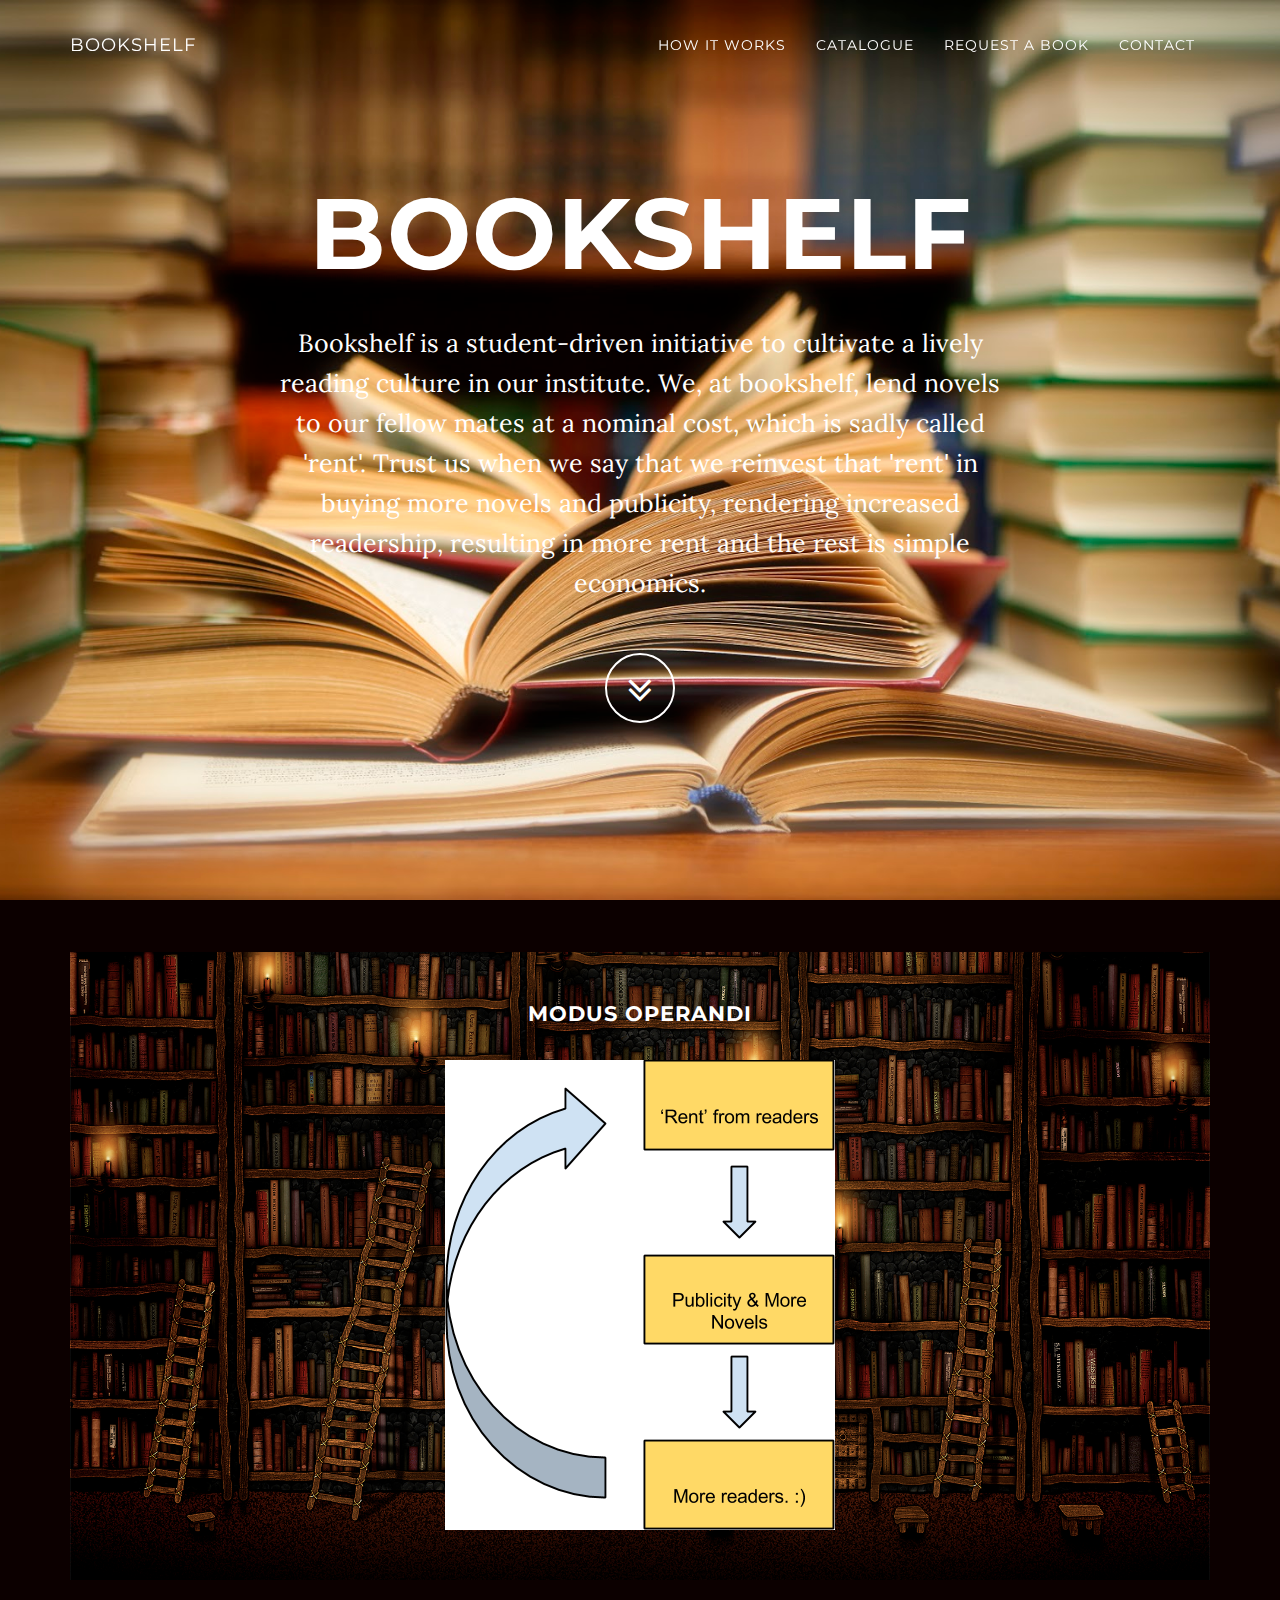
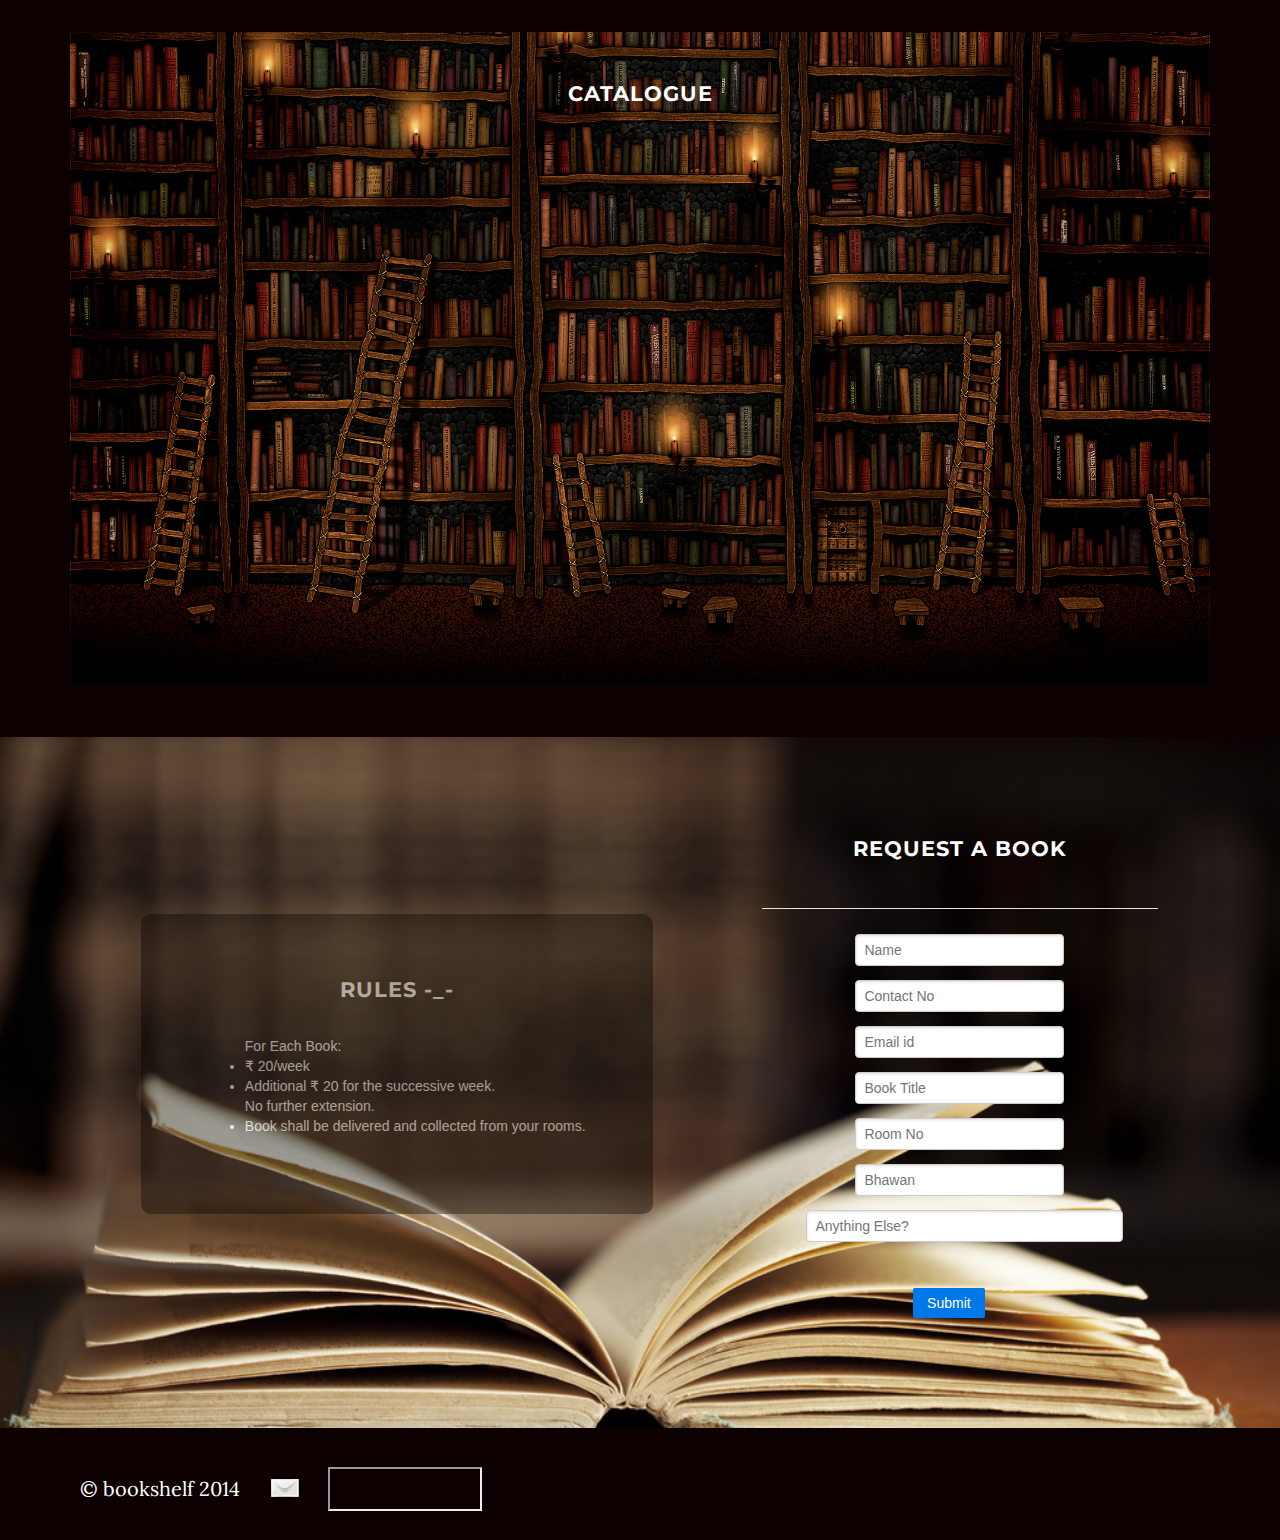
<file: index.html>
<!DOCTYPE html>
<html lang="en">

<head>

	<meta charset="utf-8">
	<meta http-equiv="X-UA-Compatible" content="IE=edge">
	<meta name="viewport" content="width=device-width, initial-scale=1">
	<meta name="description" content="">
	<meta name="author" content="">

	<title>bookshelf</title>
	<link rel="shortcut icon" href="img/icons/favicon.ico">

	<!-- Custom Fonts -->
	<link href="font-awesome-4.1.0/css/font-awesome.min.css" rel="stylesheet" type="text/css">
	<link href="http://fonts.googleapis.com/css?family=Lora:400,700,400italic,700italic" rel="stylesheet" type="text/css">
	<link href="http://fonts.googleapis.com/css?family=Montserrat:400,700" rel="stylesheet" type="text/css">

	<!-- Bootstrap & Pure Core CSS -->
	<link href="css/bootstrap.min.css" rel="stylesheet">
	<link rel="stylesheet" type="text/css" href="public/pure-release-0.5.0/pure-min.css">
	<link rel="stylesheet" type="text/css" href="public/pure-release-0.5.0/grids-responsive-min.css">
	<link rel="stylesheet" type="text/css" href="css/flaticon.css"> 

	<!-- Custom CSS -->
	<link href="css/grayscale.css" rel="stylesheet">
	<link rel="stylesheet" type="text/css" href="css/stylesheet_custom.css">

	<!-- HTML5 Shim and Respond.js IE8 support of HTML5 elements and media queries -->
	<!-- WARNING: Respond.js doesn't work if you view the page via file:// -->
	<!--[if lt IE 9]>
		<script src="https://oss.maxcdn.com/libs/html5shiv/3.7.0/html5shiv.js"></script>
		<script src="https://oss.maxcdn.com/libs/respond.js/1.4.2/respond.min.js"></script>
	<![endif]-->

</head>

<body id="page-top" data-spy="scroll" data-target=".navbar-fixed-top">

	<!-- Navigation -->
	<nav class="navbar navbar-custom navbar-fixed-top" role="navigation">
		<div class="container">
			<div class="navbar-header">
				<button type="button" class="navbar-toggle" data-toggle="collapse" data-target=".navbar-main-collapse">
					<i class="fa fa-bars"></i>
				</button>
				<a class="navbar-brand page-scroll" href="#page-top">
					<span class="light">bookshelf</span>
				</a>
			</div>

			<!-- Collect the nav links, forms, and other content for toggling -->
			<div class="collapse navbar-collapse navbar-right navbar-main-collapse">
				<ul class="nav navbar-nav">
					<!-- Hidden li included to remove active class from about link when scrolled up past about section -->
					<li class="hidden">
						<a href="#page-top"></a>
					</li>
					<li>
						<a class="page-scroll" href="#about">How it Works</a>
					</li>
					<li>
						<a class="page-scroll" href="#catalog">Catalogue</a>
					</li>
					<li>
						<a class="page-scroll" href="#download">Request a book</a>
					</li>
					<li>
						<a class="page-scroll" href="#contact">Contact</a>
					</li>
				</ul>
			</div>
			<!-- /.navbar-collapse -->
		</div>
		<!-- /.container -->
	</nav>

	<!-- Intro Header -->
	<header class="intro">
		<div class="intro-body">
			<div class="container">
				<div class="row">
					<div class="col-md-8 col-md-offset-2">
						<h1 class="brand-heading">bookshelf</h1>
						<p class="intro-text">Bookshelf is a student-driven initiative to cultivate a lively reading culture in our institute. We, at bookshelf, lend novels to our fellow mates at a nominal cost, which is sadly called 'rent'. Trust us when we say that we reinvest that 'rent' in buying more novels and publicity, rendering increased readership, resulting in more rent and the rest is simple economics.</p>
						<a href="#about" class="btn btn-circle page-scroll">
							<i class="fa fa-angle-double-down animated"></i>
						</a>
					</div>
				</div>
			</div>
		</div>
	</header>

	<!-- How It Works -->
	<section id="about" class="container content-section text-center">
		<div class="operation">
			<div class="pure-g">
				<div class="pure-u-1 pure-u-md-1-2" style="width: 100%;">
					<div class="col-lg-8 col-lg-offset-2">
						<h2>Modus operandi</h2>
						<img src="images/working.png">	
					</div>
				</div>
			</div>
		</div>
	</section>

	<!-- `Catalog -->
	<section id="catalog" class="container content-section text-center">
		<div class="books-catalog">
			<div class="pure-g">
				<div class="pure-u-1 pure-u-md-1-2" style="width: 100%;">
					<div class="col-lg-8 col-lg-offset-2">
						<h2>Catalogue</h2>
						<iframe class="catalog-iframe" width="500" height="300" frameborder="0" src="https://docs.google.com/spreadsheet/pub?key=0Ai2-VvWdaqLFdDJhbWtYT0RpY2VES1FEWFhNNEtBbUE&output=html&widget=true">
						</iframe>	
					</div>
				</div>
			</div>
		</div>
	</section>


	<!-- Request a Book -->
	<section id="download" class="content-section text-center">
		<div class="download-section">
				<div class="pure-g">
					<div class="pure-u-1 pure-u-md-1-2">
						<div class="rent">
						 <h2>RULES -_- </h2>
						 <ul align="left">
							For Each Book:
							<li>&#8377; 20/week</li>
							<li>Additional &#8377; 20 for the successive week.<br>No further extension.</li>
							<li>Book shall be delivered and collected from your rooms.</li>
						 </ul>
						</div>
					</div>
					<div class="pure-u-1 pure-u-md-1-2">
						<div class="col-lg-8 col-lg-offset-2">
							<h2>Request a book </h2>

							<div class="message">
								Thank you for your interest!<br>We'll reach out to you soon.
							</div>


							<script type="text/javascript">
								var submitted=false;
							</script>
							<iframe name="hidden_iframe" id="hidden-iframe" style="display:none;" onload="if(submitted) 
								confirmation();">
							</iframe> 
							<script type="text/javascript">
								document.getElementById('hidden_iframe').onload = confirmation() {
    								$(".message").show();
						            $(".message").fadeOut(4500);
								}
							</script>
							<form class="pure-form pure-form-stacked form-layout" action="https://docs.google.com/forms/d/1xSOKllaRwEVxwcpZgZ15MWw3g8upld-iFuXAJjxr1D8/formResponse" method="post" target="hidden_iframe" onsubmit="submitted=true;">
								<legend></legend>
								<fieldset id="fields">
									<input id="reader-name" class="pure-input-2-3" name="entry.458004054" type="text" placeholder="Name" required>
									<input id="contact" class="pure-input-2-3" name="entry.86304534" type="text" placeholder="Contact No" required>
									<input id="email" class="pure-input-2-3" name="entry.773614221" type="email" placeholder="Email id" required>
									<input id="book" class="pure-input-2-3" name="entry.1993156935" type="text" placeholder="Book Title" required>
									<input id="room" class="pure-input-2-3" name="entry.278789661" type="text" placeholder="Room No" required>
									<input id="bhawan" class="pure-input-2-3" name="entry.431957419" type="text" placeholder="Bhawan" required>
									<input id="remarks" class="pure-input-1" name="entry.1907761407" type="text" placeholder="Anything Else?" style="margin-left: -11%;">
									<button type="submit" class="pure-button pure-button-primary submit-button">Submit</button>
								</fieldset>
							</form>
						</div>
					</div>
				</div>
		</div>
	</section>

	<!-- Footer -->
	<footer>
	<!-- Contact Section -->
			<div class="container text-center">
				<p class="copyright"> &copy;  bookshelf 2014</p>
				<a href="mailto:iitr.bookshelf@gmail.com"><img src="img/icons/email.JPG" class="mail-box"> 
				</a>
				<iframe class="fb-like" src="http://www.facebook.com/plugins/like.php?href=https%3A%2F%2Fdevelopers.facebook.com%2Fdocs%2Fplugins%2F&width&layout=button_count&action=like&show_faces=true&share=true&height=21&appId=1406840292914001"></iframe>
			</div>       
	</footer>

	<!-- jQuery Version 1.11.0 -->
	<script src="js/jquery-1.11.0.js"></script>

	<!-- Bootstrap Core JavaScript -->
	<script src="js/bootstrap.min.js"></script>

	<!-- Plugin JavaScript -->
	<script src="js/jquery.easing.min.js"></script>

	<!-- Fill the spreadsheet -->
	<script type="text/javascript" src="js/request.js"></script>

	<!-- Custom Theme JavaScript -->
	<script src="js/grayscale.js"></script>

</body>

</html>
</file>
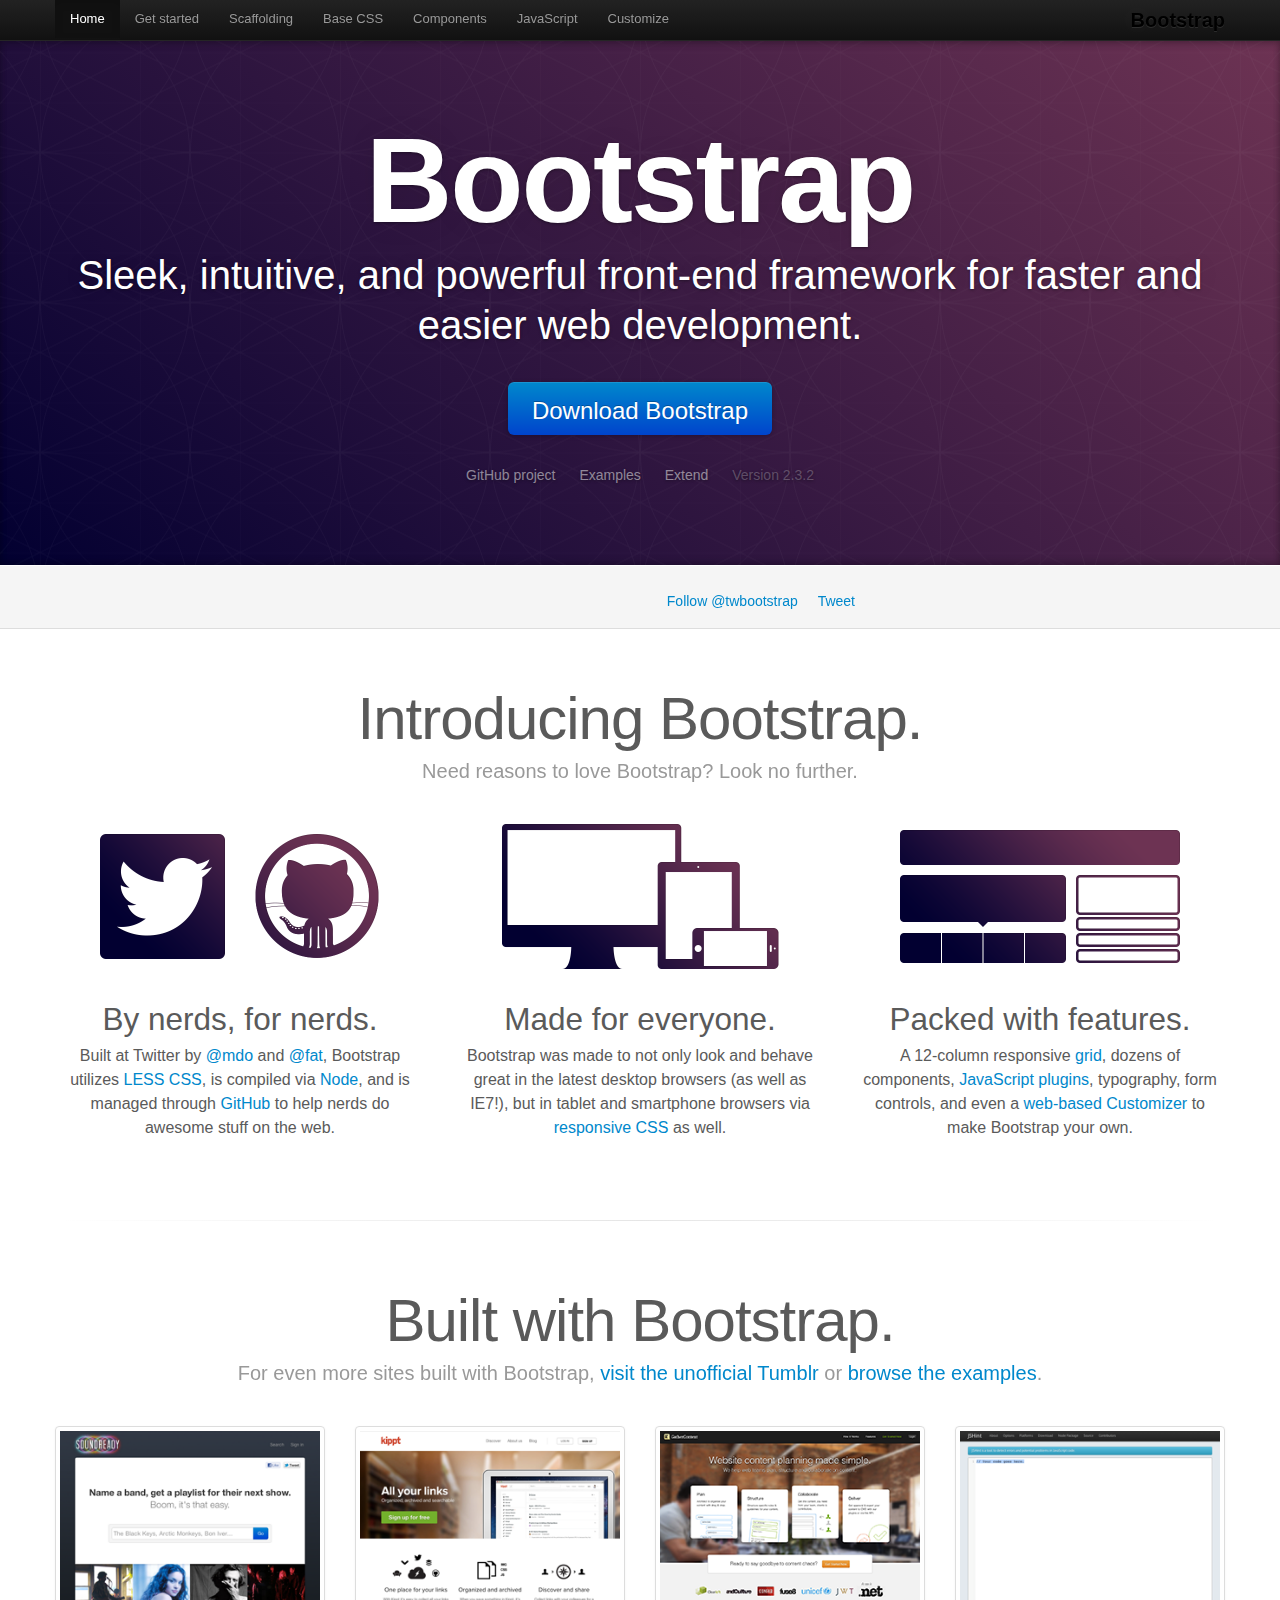
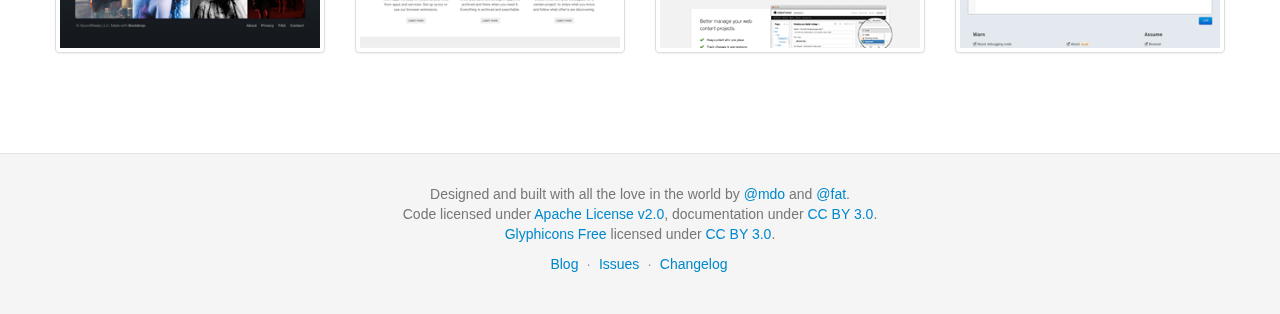
<file: public/bootstrap/docs/index.html>
<!DOCTYPE html>
<html lang="en">
  <head>
    <meta charset="utf-8">
    <title>Bootstrap</title>
    <meta name="viewport" content="width=device-width, initial-scale=1.0">
    <meta name="description" content="">
    <meta name="author" content="">

    <!-- Le styles -->
    <link href="assets/css/bootstrap.css" rel="stylesheet">
    <link href="assets/css/bootstrap-responsive.css" rel="stylesheet">
    <link href="assets/css/docs.css" rel="stylesheet">
    <link href="assets/js/google-code-prettify/prettify.css" rel="stylesheet">

    <!-- Le HTML5 shim, for IE6-8 support of HTML5 elements -->
    <!--[if lt IE 9]>
      <script src="assets/js/html5shiv.js"></script>
    <![endif]-->

    <!-- Le fav and touch icons -->
    <link rel="apple-touch-icon-precomposed" sizes="144x144" href="assets/ico/apple-touch-icon-144-precomposed.png">
    <link rel="apple-touch-icon-precomposed" sizes="114x114" href="assets/ico/apple-touch-icon-114-precomposed.png">
      <link rel="apple-touch-icon-precomposed" sizes="72x72" href="assets/ico/apple-touch-icon-72-precomposed.png">
                    <link rel="apple-touch-icon-precomposed" href="assets/ico/apple-touch-icon-57-precomposed.png">
                                   <link rel="shortcut icon" href="assets/ico/favicon.png">

    <script type="text/javascript">
      var _gaq = _gaq || [];
      _gaq.push(['_setAccount', 'UA-146052-10']);
      _gaq.push(['_trackPageview']);
      (function() {
        var ga = document.createElement('script'); ga.type = 'text/javascript'; ga.async = true;
        ga.src = ('https:' == document.location.protocol ? 'https://ssl' : 'http://www') + '.google-analytics.com/ga.js';
        var s = document.getElementsByTagName('script')[0]; s.parentNode.insertBefore(ga, s);
      })();
    </script>
  </head>

  <body data-spy="scroll" data-target=".bs-docs-sidebar">

    <!-- Navbar
    ================================================== -->
    <div class="navbar navbar-inverse navbar-fixed-top">
      <div class="navbar-inner">
        <div class="container">
          <button type="button" class="btn btn-navbar" data-toggle="collapse" data-target=".nav-collapse">
            <span class="icon-bar"></span>
            <span class="icon-bar"></span>
            <span class="icon-bar"></span>
          </button>
          <a class="brand" href="./index.html">Bootstrap</a>
          <div class="nav-collapse collapse">
            <ul class="nav">
              <li class="active">
                <a href="./index.html">Home</a>
              </li>
              <li class="">
                <a href="./getting-started.html">Get started</a>
              </li>
              <li class="">
                <a href="./scaffolding.html">Scaffolding</a>
              </li>
              <li class="">
                <a href="./base-css.html">Base CSS</a>
              </li>
              <li class="">
                <a href="./components.html">Components</a>
              </li>
              <li class="">
                <a href="./javascript.html">JavaScript</a>
              </li>
              <li class="">
                <a href="./customize.html">Customize</a>
              </li>
            </ul>
          </div>
        </div>
      </div>
    </div>

<div class="jumbotron masthead">
  <div class="container">
    <h1>Bootstrap</h1>
    <p>Sleek, intuitive, and powerful front-end framework for faster and easier web development.</p>
    <p>
      <a href="assets/bootstrap.zip" class="btn btn-primary btn-large" onclick="_gaq.push(['_trackEvent', 'Jumbotron actions', 'Download', 'Download 2.3.2']);">Download Bootstrap</a>
    </p>
    <ul class="masthead-links">
      <li>
        <a href="http://github.com/twitter/bootstrap" onclick="_gaq.push(['_trackEvent', 'Jumbotron actions', 'Jumbotron links', 'GitHub project']);">GitHub project</a>
      </li>
      <li>
        <a href="./getting-started.html#examples" onclick="_gaq.push(['_trackEvent', 'Jumbotron actions', 'Jumbotron links', 'Examples']);">Examples</a>
      </li>
      <li>
        <a href="./extend.html" onclick="_gaq.push(['_trackEvent', 'Jumbotron actions', 'Jumbotron links', 'Extend']);">Extend</a>
      </li>
      <li>
        Version 2.3.2
      </li>
    </ul>
  </div>
</div>

<div class="bs-docs-social">
  <div class="container">
    <ul class="bs-docs-social-buttons">
      <li>
        <iframe class="github-btn" src="http://ghbtns.com/github-btn.html?user=twbs&repo=bootstrap&type=watch&count=true" allowtransparency="true" frameborder="0" scrolling="0" width="100px" height="20px"></iframe>
      </li>
      <li>
        <iframe class="github-btn" src="http://ghbtns.com/github-btn.html?user=twbs&repo=bootstrap&type=fork&count=true" allowtransparency="true" frameborder="0" scrolling="0" width="102px" height="20px"></iframe>
      </li>
      <li class="follow-btn">
        <a href="https://twitter.com/twbootstrap" class="twitter-follow-button" data-link-color="#0069D6" data-show-count="true">Follow @twbootstrap</a>
      </li>
      <li class="tweet-btn">
        <a href="https://twitter.com/share" class="twitter-share-button" data-url="http://twbs.github.com/bootstrap/" data-count="horizontal" data-via="twbootstrap" data-related="mdo:Creator of Twitter Bootstrap">Tweet</a>
      </li>
    </ul>
  </div>
</div>

<div class="container">

  <div class="marketing">

    <h1>Introducing Bootstrap.</h1>
    <p class="marketing-byline">Need reasons to love Bootstrap? Look no further.</p>

    <div class="row-fluid">
      <div class="span4">
        <img class="marketing-img" src="assets/img/bs-docs-twitter-github.png">
        <h2>By nerds, for nerds.</h2>
        <p>Built at Twitter by <a href="http://twitter.com/mdo">@mdo</a> and <a href="http://twitter.com/fat">@fat</a>, Bootstrap utilizes <a href="http://lesscss.org">LESS CSS</a>, is compiled via <a href="http://nodejs.org">Node</a>, and is managed through <a href="http://github.com">GitHub</a> to help nerds do awesome stuff on the web.</p>
      </div>
      <div class="span4">
        <img class="marketing-img" src="assets/img/bs-docs-responsive-illustrations.png">
        <h2>Made for everyone.</h2>
        <p>Bootstrap was made to not only look and behave great in the latest desktop browsers (as well as IE7!), but in tablet and smartphone browsers via <a href="./scaffolding.html#responsive">responsive CSS</a> as well.</p>
      </div>
      <div class="span4">
        <img class="marketing-img" src="assets/img/bs-docs-bootstrap-features.png">
        <h2>Packed with features.</h2>
        <p>A 12-column responsive <a href="./scaffolding.html#gridSystem">grid</a>, dozens of components, <a href="./javascript.html">JavaScript plugins</a>, typography, form controls, and even a <a href="./customize.html">web-based Customizer</a> to make Bootstrap your own.</p>
      </div>
    </div>

    <hr class="soften">

    <h1>Built with Bootstrap.</h1>
    <p class="marketing-byline">For even more sites built with Bootstrap, <a href="http://builtwithbootstrap.tumblr.com/" target="_blank">visit the unofficial Tumblr</a> or <a href="./getting-started.html#examples">browse the examples</a>.</p>
    <div class="row-fluid">
      <ul class="thumbnails example-sites">
        <li class="span3">
          <a class="thumbnail" href="http://soundready.fm/" target="_blank">
            <img src="assets/img/example-sites/soundready.png" alt="SoundReady.fm">
          </a>
        </li>
        <li class="span3">
          <a class="thumbnail" href="http://kippt.com/" target="_blank">
            <img src="assets/img/example-sites/kippt.png" alt="Kippt">
          </a>
        </li>
        <li class="span3">
          <a class="thumbnail" href="http://www.gathercontent.com/" target="_blank">
            <img src="assets/img/example-sites/gathercontent.png" alt="Gather Content">
          </a>
        </li>
        <li class="span3">
          <a class="thumbnail" href="http://www.jshint.com/" target="_blank">
            <img src="assets/img/example-sites/jshint.png" alt="JS Hint">
          </a>
        </li>
      </ul>
     </div>

  </div>

</div>



    <!-- Footer
    ================================================== -->
    <footer class="footer">
      <div class="container">
        <p>Designed and built with all the love in the world by <a href="http://twitter.com/mdo" target="_blank">@mdo</a> and <a href="http://twitter.com/fat" target="_blank">@fat</a>.</p>
        <p>Code licensed under <a href="http://www.apache.org/licenses/LICENSE-2.0" target="_blank">Apache License v2.0</a>, documentation under <a href="http://creativecommons.org/licenses/by/3.0/">CC BY 3.0</a>.</p>
        <p><a href="http://glyphicons.com">Glyphicons Free</a> licensed under <a href="http://creativecommons.org/licenses/by/3.0/">CC BY 3.0</a>.</p>
        <ul class="footer-links">
          <li><a href="http://blog.getbootstrap.com">Blog</a></li>
          <li class="muted">&middot;</li>
          <li><a href="https://github.com/twbs/bootstrap/issues?state=open">Issues</a></li>
          <li class="muted">&middot;</li>
          <li><a href="https://github.com/twbs/bootstrap/releases">Changelog</a></li>
        </ul>
      </div>
    </footer>



    <!-- Le javascript
    ================================================== -->
    <!-- Placed at the end of the document so the pages load faster -->
    <script type="text/javascript" src="http://platform.twitter.com/widgets.js"></script>
    <script src="assets/js/jquery.js"></script>
    <script src="assets/js/bootstrap-transition.js"></script>
    <script src="assets/js/bootstrap-alert.js"></script>
    <script src="assets/js/bootstrap-modal.js"></script>
    <script src="assets/js/bootstrap-dropdown.js"></script>
    <script src="assets/js/bootstrap-scrollspy.js"></script>
    <script src="assets/js/bootstrap-tab.js"></script>
    <script src="assets/js/bootstrap-tooltip.js"></script>
    <script src="assets/js/bootstrap-popover.js"></script>
    <script src="assets/js/bootstrap-button.js"></script>
    <script src="assets/js/bootstrap-collapse.js"></script>
    <script src="assets/js/bootstrap-carousel.js"></script>
    <script src="assets/js/bootstrap-typeahead.js"></script>
    <script src="assets/js/bootstrap-affix.js"></script>

    <script src="assets/js/holder/holder.js"></script>
    <script src="assets/js/google-code-prettify/prettify.js"></script>

    <script src="assets/js/application.js"></script>


    <!-- Analytics
    ================================================== -->
    <script>
      var _gauges = _gauges || [];
      (function() {
        var t   = document.createElement('script');
        t.type  = 'text/javascript';
        t.async = true;
        t.id    = 'gauges-tracker';
        t.setAttribute('data-site-id', '4f0dc9fef5a1f55508000013');
        t.src = '//secure.gaug.es/track.js';
        var s = document.getElementsByTagName('script')[0];
        s.parentNode.insertBefore(t, s);
      })();
    </script>

  </body>
</html>
</file>
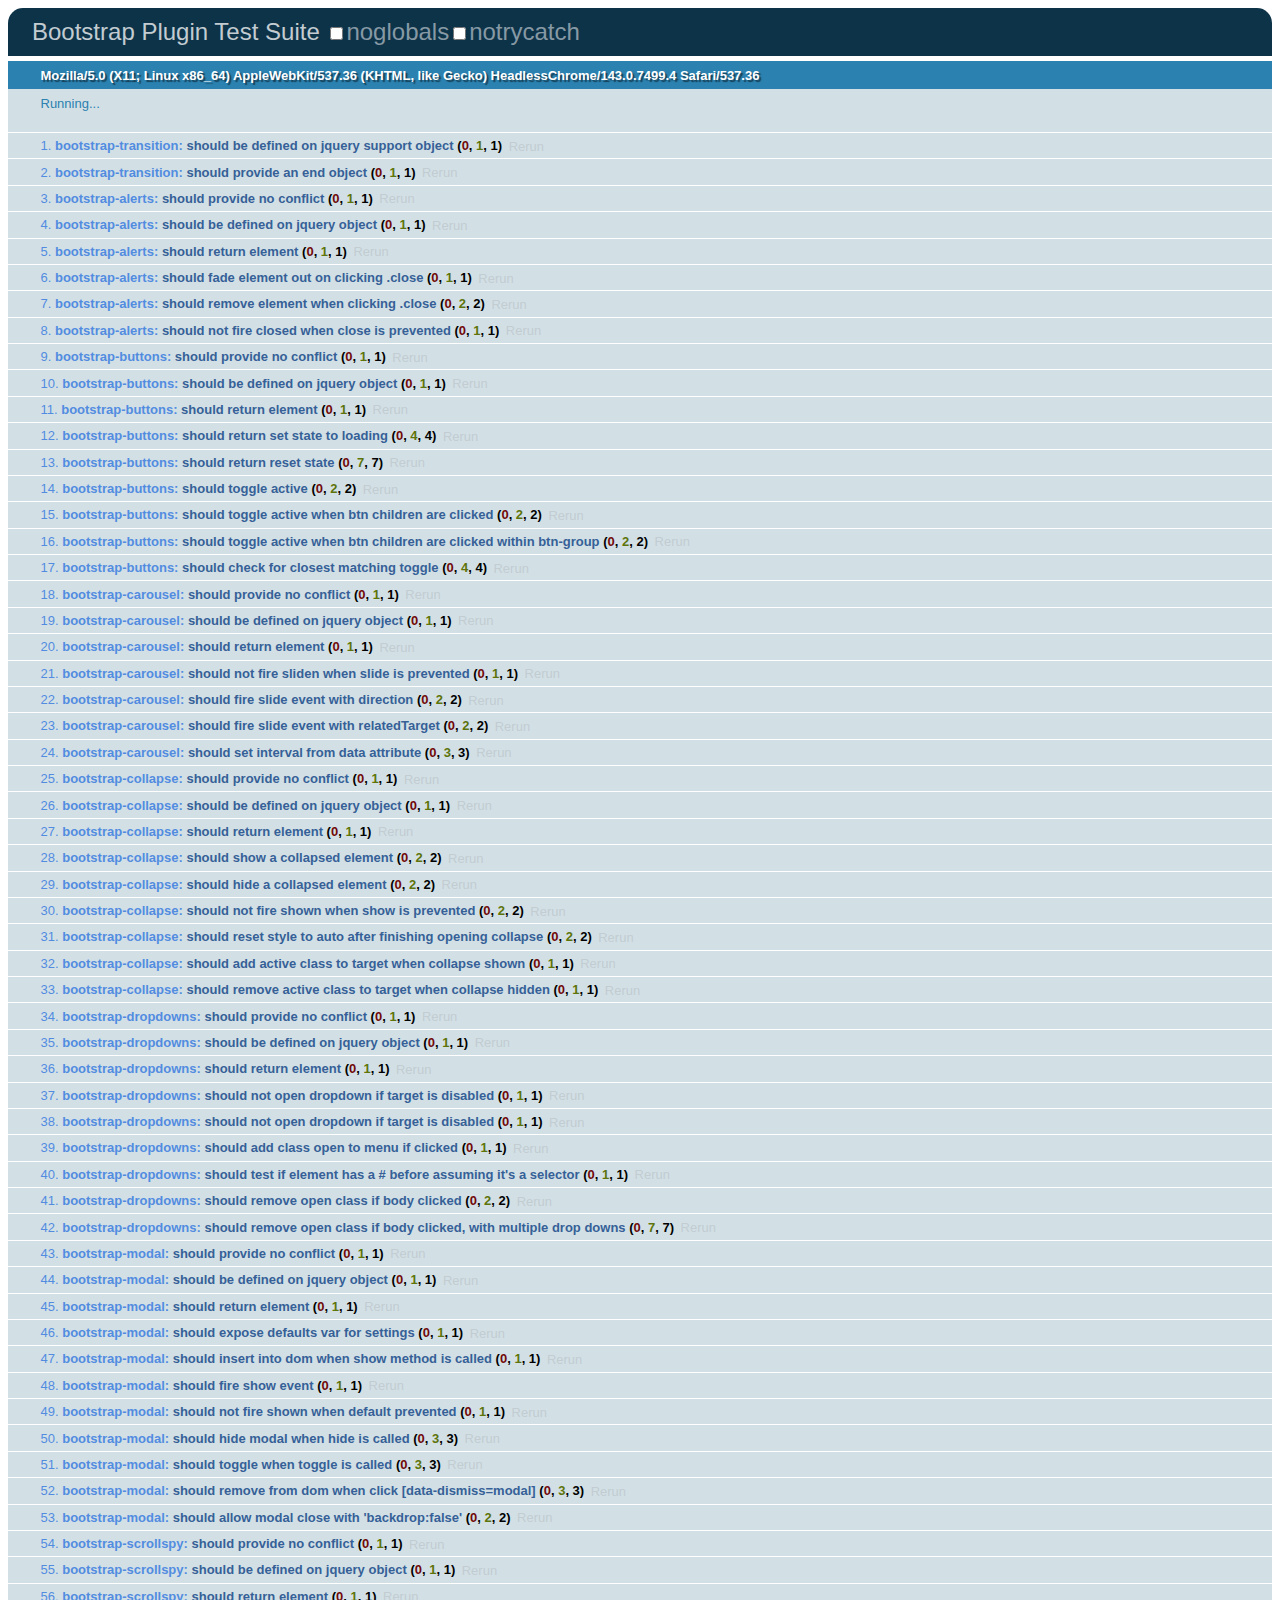
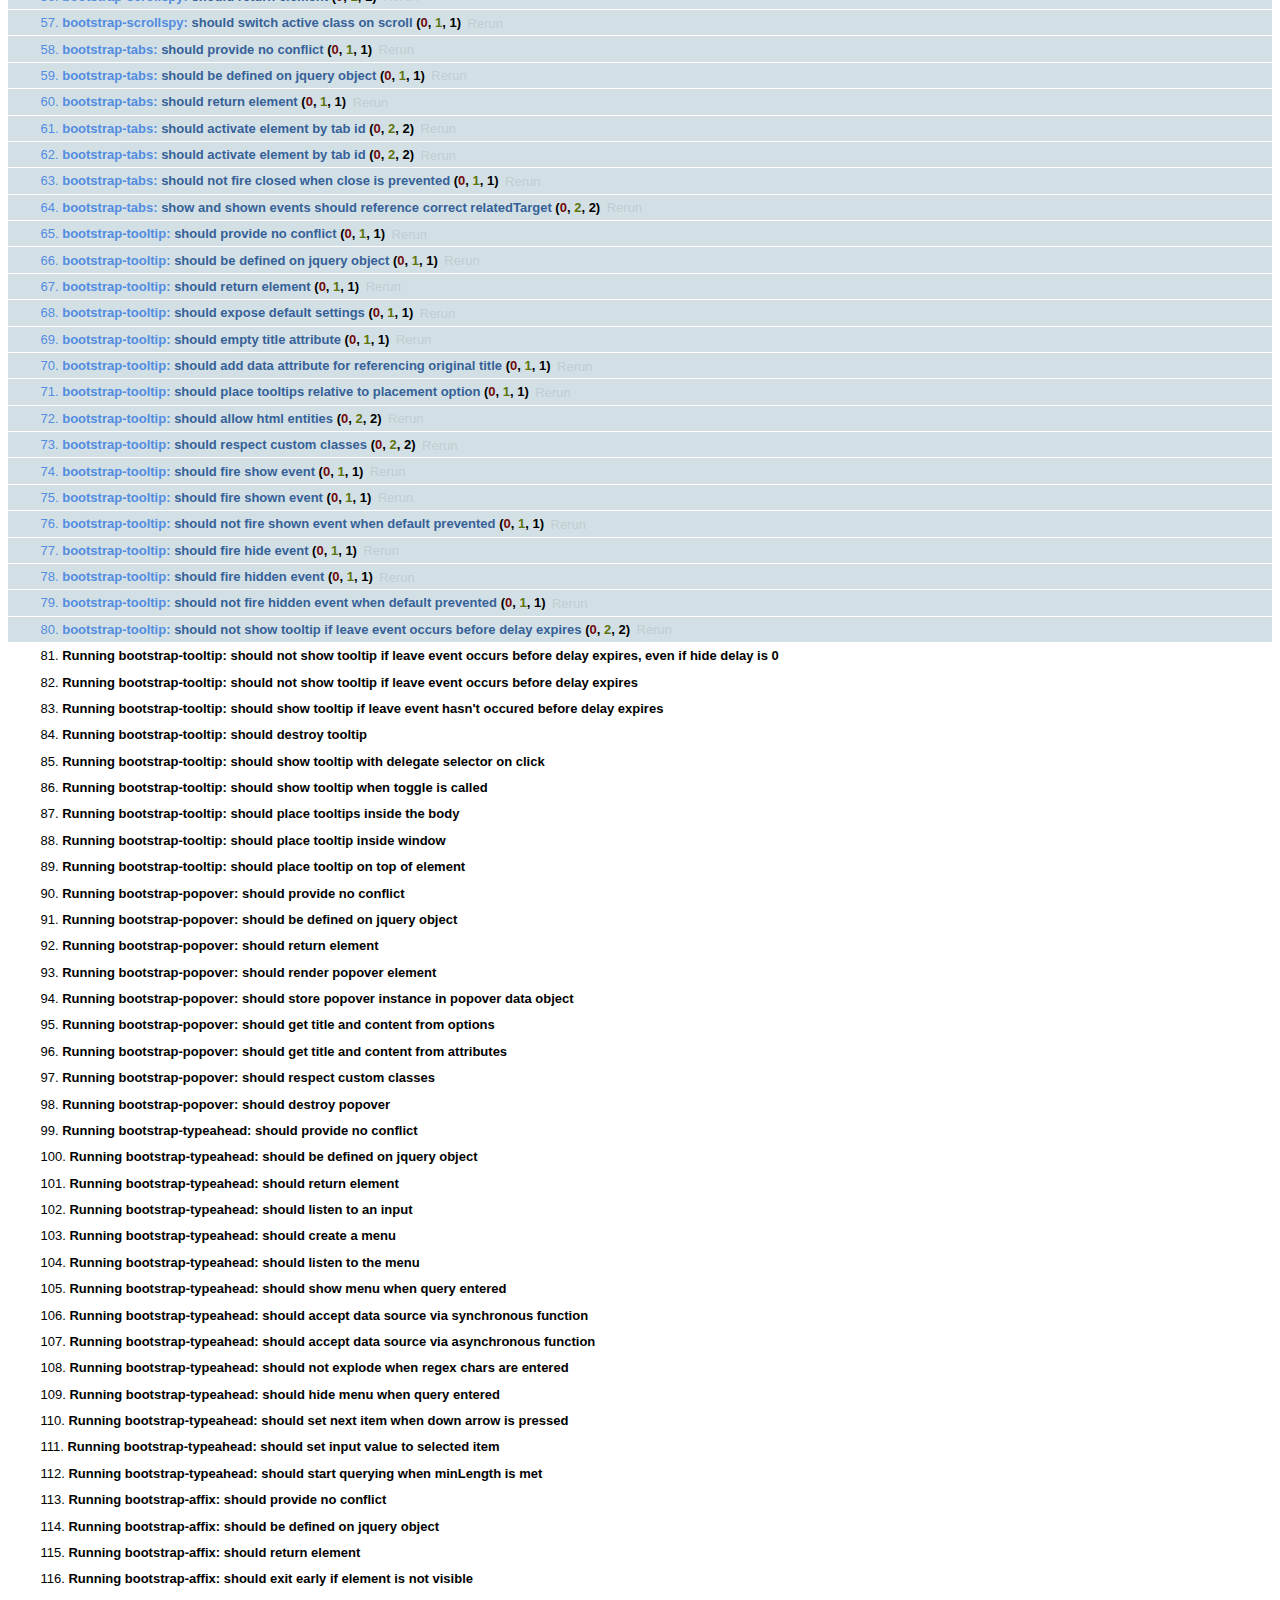
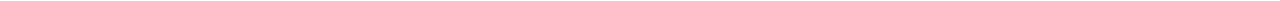
<file: public/bootstrap/js/tests/index.html>
<!DOCTYPE HTML>
<html>
<head>
  <title>Bootstrap Plugin Test Suite</title>

  <!-- jquery -->
  <!--<script src="http://code.jquery.com/jquery-1.7.min.js"></script>-->
  <script src="vendor/jquery.js"></script>

  <!-- qunit -->
  <link rel="stylesheet" href="vendor/qunit.css" type="text/css" media="screen" />
  <script src="vendor/qunit.js"></script>

  <!-- phantomjs logging script-->
  <script src="unit/bootstrap-phantom.js"></script>

  <!--  plugin sources -->
  <script src="../../js/bootstrap-transition.js"></script>
  <script src="../../js/bootstrap-alert.js"></script>
  <script src="../../js/bootstrap-button.js"></script>
  <script src="../../js/bootstrap-carousel.js"></script>
  <script src="../../js/bootstrap-collapse.js"></script>
  <script src="../../js/bootstrap-dropdown.js"></script>
  <script src="../../js/bootstrap-modal.js"></script>
  <script src="../../js/bootstrap-scrollspy.js"></script>
  <script src="../../js/bootstrap-tab.js"></script>
  <script src="../../js/bootstrap-tooltip.js"></script>
  <script src="../../js/bootstrap-popover.js"></script>
  <script src="../../js/bootstrap-typeahead.js"></script>
  <script src="../../js/bootstrap-affix.js"></script>

  <!-- unit tests -->
  <script src="unit/bootstrap-transition.js"></script>
  <script src="unit/bootstrap-alert.js"></script>
  <script src="unit/bootstrap-button.js"></script>
  <script src="unit/bootstrap-carousel.js"></script>
  <script src="unit/bootstrap-collapse.js"></script>
  <script src="unit/bootstrap-dropdown.js"></script>
  <script src="unit/bootstrap-modal.js"></script>
  <script src="unit/bootstrap-scrollspy.js"></script>
  <script src="unit/bootstrap-tab.js"></script>
  <script src="unit/bootstrap-tooltip.js"></script>
  <script src="unit/bootstrap-popover.js"></script>
  <script src="unit/bootstrap-typeahead.js"></script>
  <script src="unit/bootstrap-affix.js"></script>
</head>
<body>
  <div>
    <h1 id="qunit-header">Bootstrap Plugin Test Suite</h1>
    <h2 id="qunit-banner"></h2>
    <h2 id="qunit-userAgent"></h2>
    <ol id="qunit-tests"></ol>
    <div id="qunit-fixture"></div>
  </div>
</body>
</html>
</file>
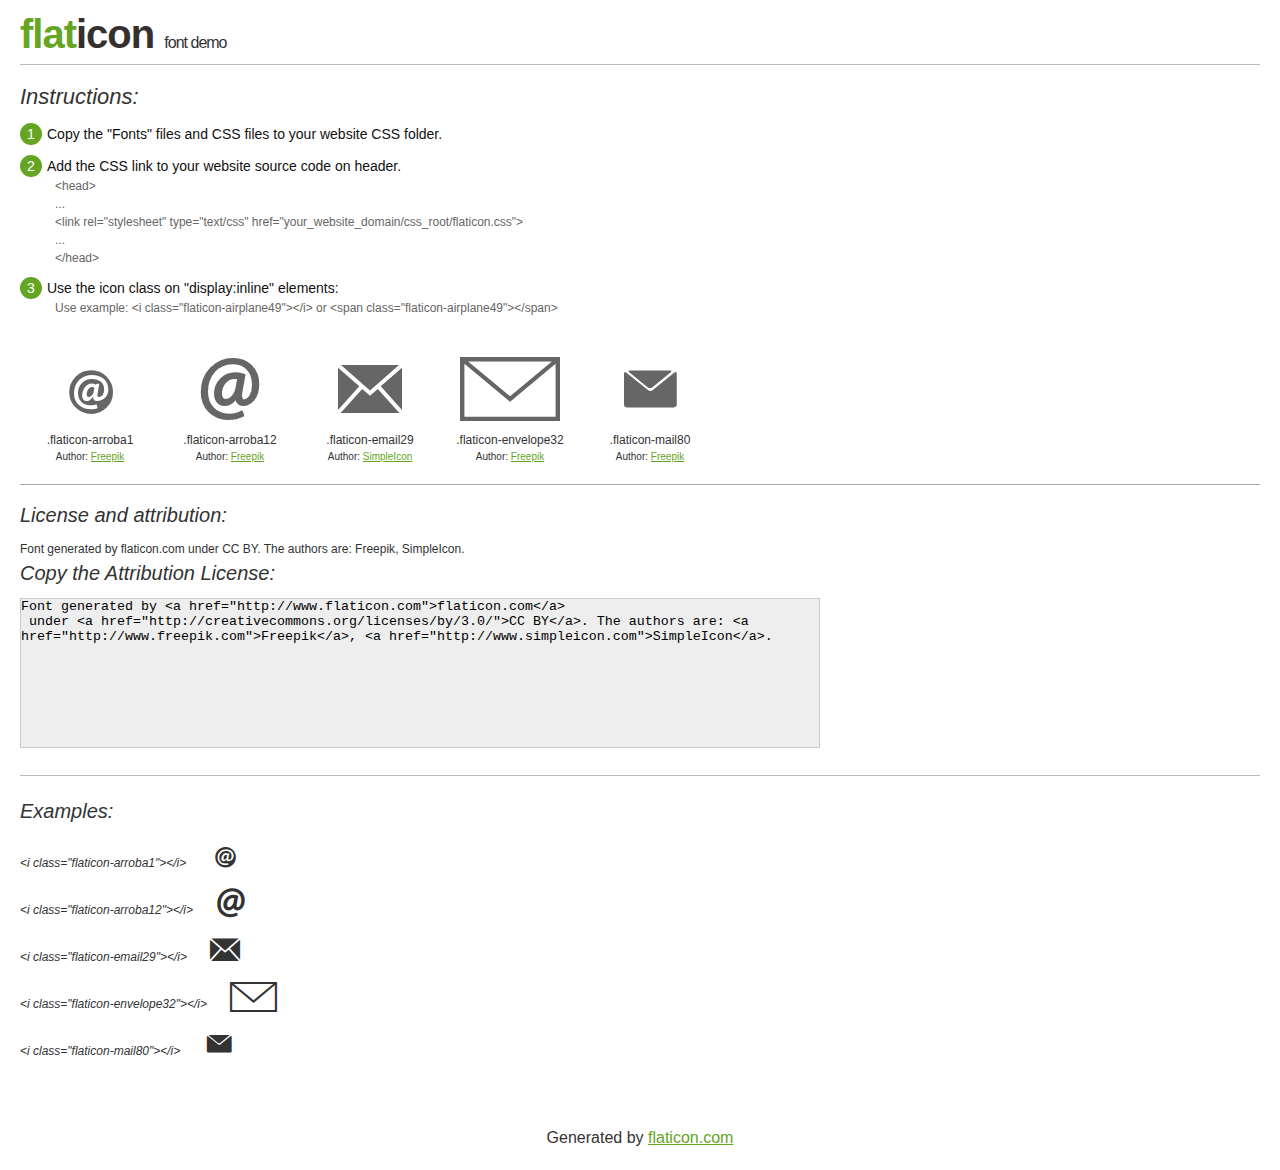
<file: img/icons/flaticon.html>
<!DOCTYPE html>
<html>

<head>
    <title>Flaticon WebFont</title>
    <link rel="stylesheet" type="text/css" href="flaticon.css">
    <meta charset="UTF-8">
    <style>
    body {
        font-family: sans-serif;
        line-height: 1.5;
        font-size: 16px;
        padding: 20px;
        color:#333;
    }
    * {
        -moz-box-sizing: border-box;
        -webkit-box-sizing: border-box;
        box-sizing: border-box;
        margin: 0;
        padding: 0;
    }
    [class^="flaticon-"]:before, [class*=" flaticon-"]:before, [class^="flaticon-"]:after, [class*=" flaticon-"]:after {
        font-family: Flaticon;
        font-size: 30px;
        font-style: normal;
        margin-left: 20px;
        color: #333;
    }
    .image p {
		font-size: 12px;
		margin: 0px;
		clear: none;
		width: 300px;
		line-height: 40px;
	}
    .text {
        float: left;
        font-size:14px;
        margin-top: 15px;
    }
    .text ul {
        margin-left:0px;
        color:#111;
        margin-bottom:20px;
    }
    .text .ex {
        font-size:12px;
        color:#666;
        margin-left:35px;
        display:block;
    }
    .text ul li {
        margin-top:10px;
        list-style:none;
    }
    .num {
        background:#66A523;
        color:#fff;
        border-radius:20px;
        padding:1px;
        display:inline-block;
        width:22px;
        height:22px;
        text-align:center;
        margin-right: 5px;
    }
    .text ul strong {
        font-weight:normal;
        color:#000;
    }
    .image {
        width: 280px;
        float: left;
        margin-bottom: 15px;
        margin-right: 30px;
    }
    #glyphs {
        clear: both;
    }
    .image p:nth-child(even) i {
        clear: none;
    }
    .glyph {
        display: inline-block;
        width: 120px;
        margin: 10px;
        text-align: center;
        vertical-align: top;
        background: #FFF;
    }
    .glyph .glyph-icon {
        padding: 10px;
        display: block;
        font-family:"Flaticon";
        font-size: 64px;
        line-height: 1;
    }
    .glyph .glyph-icon:before {
        font-size: 64px;
        color: #666;
        margin-left: 0;
    }
    .class-name {
        font-size: 12px;
    }
    .author-name {
		font-size: 10px;
	}
	a{
		color: #66A523;
	}
    .instructions {
        font-style:italic;
        font-size:22px;
        margin-bottom:10px;
    }
    .iconsuse {
        font-size:22px;
        font-style:italic;
        padding-top:20px;
        margin-top:20px;
        border-top:1px solid #bbb;
    }
    .usetitle {
        margin-bottom: 10px;
        font-size: 20px;
        font-style: italic;
    }
    .class-name:last-child {
        font-size: 10px;
        color:#888;
    }
    .class-name:last-child a {
        font-size: 10px;
        color:#555;
    }
    .class-name:last-child a:hover {
        color:#66A523;
    }
    .glyph > input {
        display: block;
        width: 100px;
        margin: 5px auto;
        text-align: center;
        font-size: 12px;
        cursor: text;
    }
    .glyph > input.icon-input {
        font-family:"Flaticon";
        font-size: 16px;
        margin-bottom: 10px;
    }
    h1.logo {
        font-size: 40px;
        letter-spacing: -1px;
        margin-top: -16px;
        text-transform: lowercase;
        border-bottom:1px solid #bbb;
    }
    h1.logo strong {
        font-size: 16px;
        font-family:sans-serif;
        font-weight:normal;
        color:#333;
    }
    h1.logo a {
        color:#34302d;
        text-decoration: none;
    }
    h1.logo a span {
        color:#66A523;
    }
    #footer {
        padding-top:40px;
        clear:both;
        text-align:center;
    }
    #footer a {
        color:#66A523;
    }
    textarea {
		margin: 0px;
		width: 800px;
		height: 150px;
		border: 1px solid #CCC;
		resize: none;
		background: #EEE;
    }
    .author-link, .attrDiv a{
    	font-size: 12px;
    	color: #333;
    	text-decoration: none;
    }
    .external {
    	display: block;
    }
    .attrDiv {
		font-size: 12px;
	}
    .attribution {
        border-top: 1px solid #AAA;
        margin: 10px 0;
        padding-top: 15px;
    }
    </style>
</head>

<body>
    <header>
        <h1 class="logo">
            <a href="http://www.flaticon.com">
                <span>FLAT</span>ICON</a>
            <strong>Font Demo</strong>
        </h1>
    </header>

    <section class="demo">
        <div class="text">

            <div class="instructions">Instructions:</div>

            <ul>
                <li>
                    <p>
                        <span class="num">1</span>Copy the "Fonts" files and CSS files to your website CSS folder.
                </li>
                <li>
                    <p>
                        <span class="num">2</span>Add the CSS link to your website source code on header.
                        <br />
                        <span class="ex">&lt;head&gt;
                            <br/>...
                            <br/>&lt;link rel="stylesheet" type="text/css" href="your_website_domain/css_root/flaticon.css"&gt;
                            <br/>...
                            <br/>&lt;/head&gt;</span>
                </li>

                <li>
                    <p>
                        <span class="num">3</span>Use the icon class on "display:inline" elements:
                        <br />
                        <span class="ex">Use example: &lt;i class=&quot;flaticon-airplane49&quot;&gt;&lt;/i&gt; or &lt;span class=&quot;flaticon-airplane49&quot;&gt;&lt;/span&gt;</span>
                </li>
            </ul>
        </div>

    </section>

    <section id="glyphs"><div class="glyph">
		<div class="glyph-icon flaticon-arroba1"></div>
		<div class="class-name">.flaticon-arroba1</div><div class="author-name">Author: <a href="http://www.flaticon.com/free-icon/arroba-ios-7-interface-symbol_17432">Freepik</a></div></div><div class="glyph">
		<div class="glyph-icon flaticon-arroba12"></div>
		<div class="class-name">.flaticon-arroba12</div><div class="author-name">Author: <a href="http://www.flaticon.com/free-icon/arroba-symbol_51514">Freepik</a></div></div><div class="glyph">
		<div class="glyph-icon flaticon-email29"></div>
		<div class="class-name">.flaticon-email29</div><div class="author-name">Author: <a href="http://www.flaticon.com/free-icon/email-black-envelope-back_34039">SimpleIcon</a></div></div><div class="glyph">
		<div class="glyph-icon flaticon-envelope32"></div>
		<div class="class-name">.flaticon-envelope32</div><div class="author-name">Author: <a href="http://www.flaticon.com/free-icon/envelope-back-view-outline_42911">Freepik</a></div></div><div class="glyph">
		<div class="glyph-icon flaticon-mail80"></div>
		<div class="class-name">.flaticon-mail80</div><div class="author-name">Author: <a href="http://www.flaticon.com/free-icon/mail-envelope_62032">Freepik</a></div></div></section>

<section class="attribution">

	<div class="usetitle">License and attribution:</div><div class="attrDiv">Font generated by <a href="http://www.flaticon.com">flaticon.com</a>
 under <a href="http://creativecommons.org/licenses/by/3.0/">CC BY</a>. The authors are: <a href="http://www.freepik.com">Freepik</a>, <a href="http://www.simpleicon.com">SimpleIcon</a>.</div><div class="usetitle">Copy the Attribution License:</div>

<textarea onclick="this.focus();this.select();">Font generated by &lt;a href=&quot;http://www.flaticon.com&quot;&gt;flaticon.com&lt;/a&gt;
 under &lt;a href=&quot;http://creativecommons.org/licenses/by/3.0/&quot;&gt;CC BY&lt;/a&gt;. The authors are: &lt;a href=&quot;http://www.freepik.com&quot;&gt;Freepik&lt;/a&gt;, &lt;a href=&quot;http://www.simpleicon.com&quot;&gt;SimpleIcon&lt;/a&gt;.</textarea>

</section>

<section class="iconsuse">
    	<div class="usetitle">Examples:</div>
		<div class="image"><p>&lt;i class=&quot;flaticon-arroba1&quot;&gt;&lt;/i&gt; <i class="flaticon-arroba1"></i></p><p>&lt;i class=&quot;flaticon-arroba12&quot;&gt;&lt;/i&gt; <i class="flaticon-arroba12"></i></p><p>&lt;i class=&quot;flaticon-email29&quot;&gt;&lt;/i&gt; <i class="flaticon-email29"></i></p><p>&lt;i class=&quot;flaticon-envelope32&quot;&gt;&lt;/i&gt; <i class="flaticon-envelope32"></i></p><p>&lt;i class=&quot;flaticon-mail80&quot;&gt;&lt;/i&gt; <i class="flaticon-mail80"></i></p></div>
</section>
<div id="footer">
    <div>Generated by <a href="http://www.flaticon.com">flaticon.com</a>
    </div>
</div>
	</body>
</html>
</file>
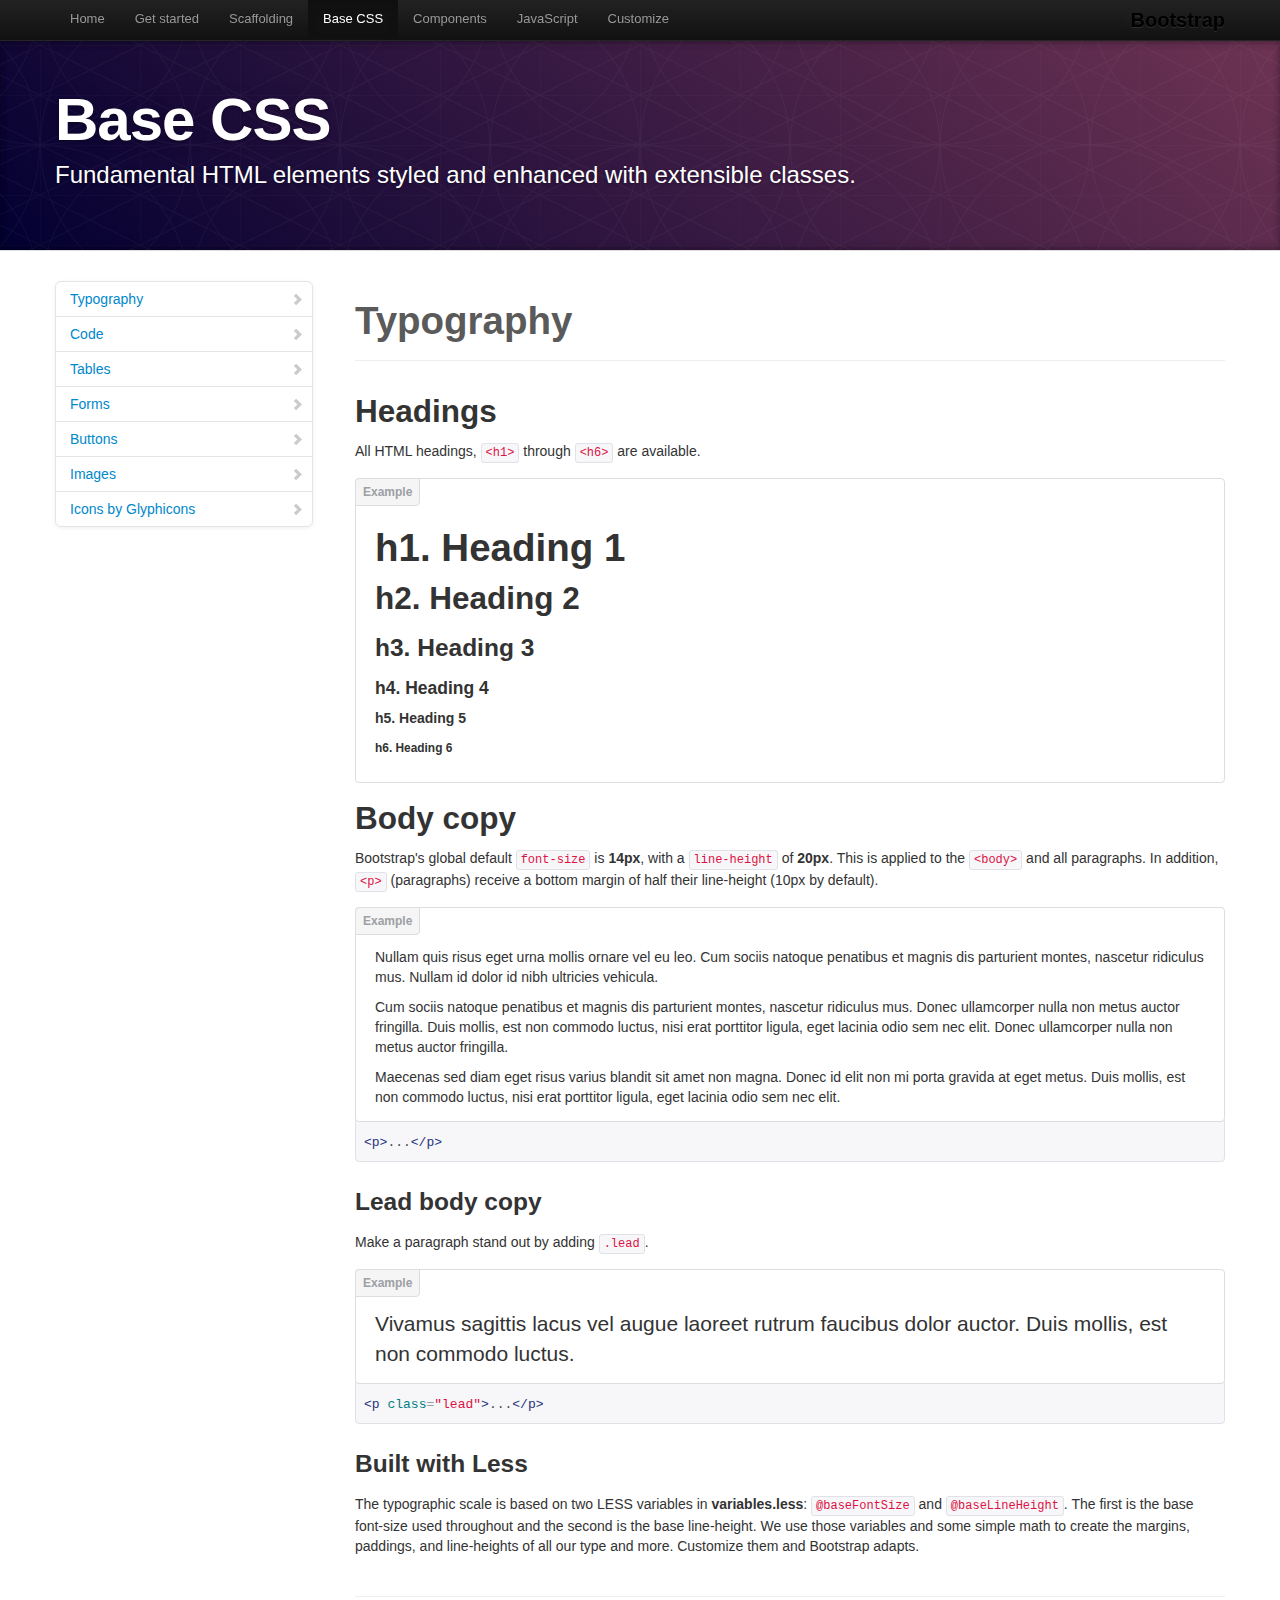
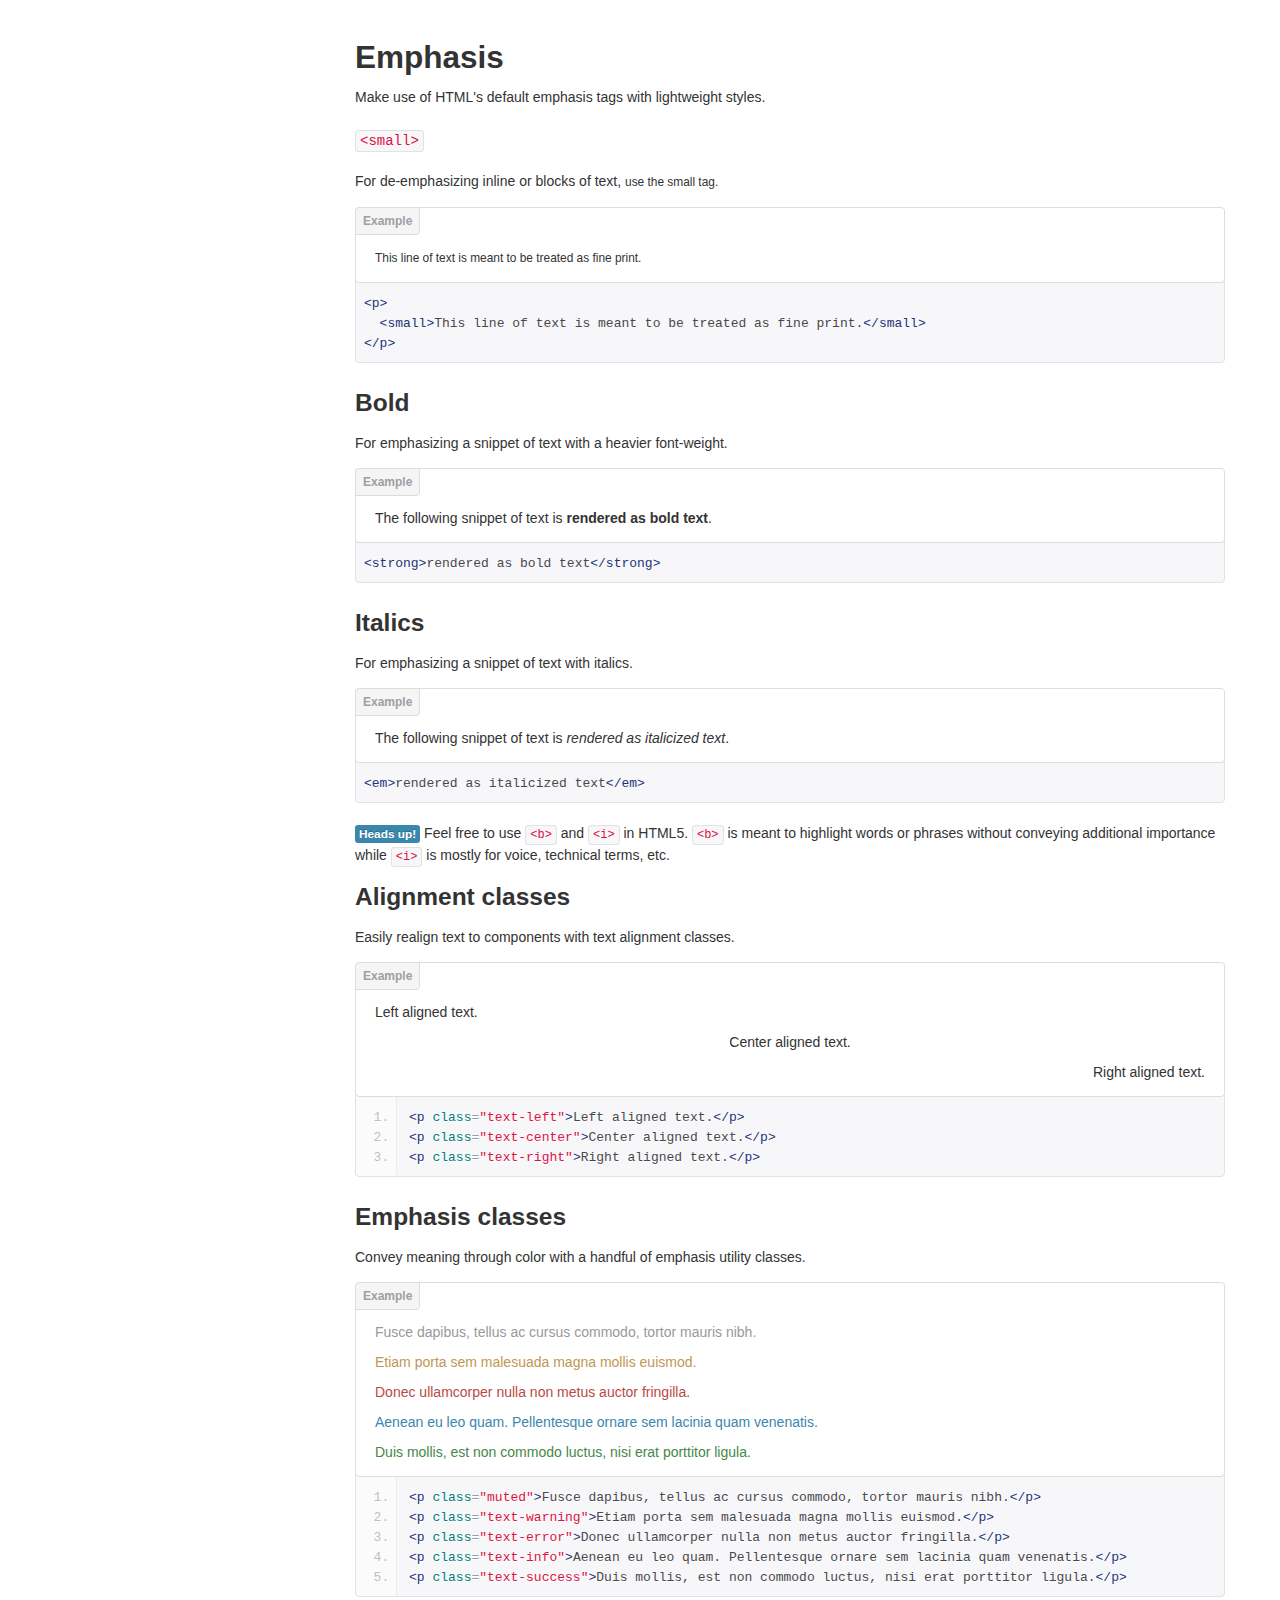
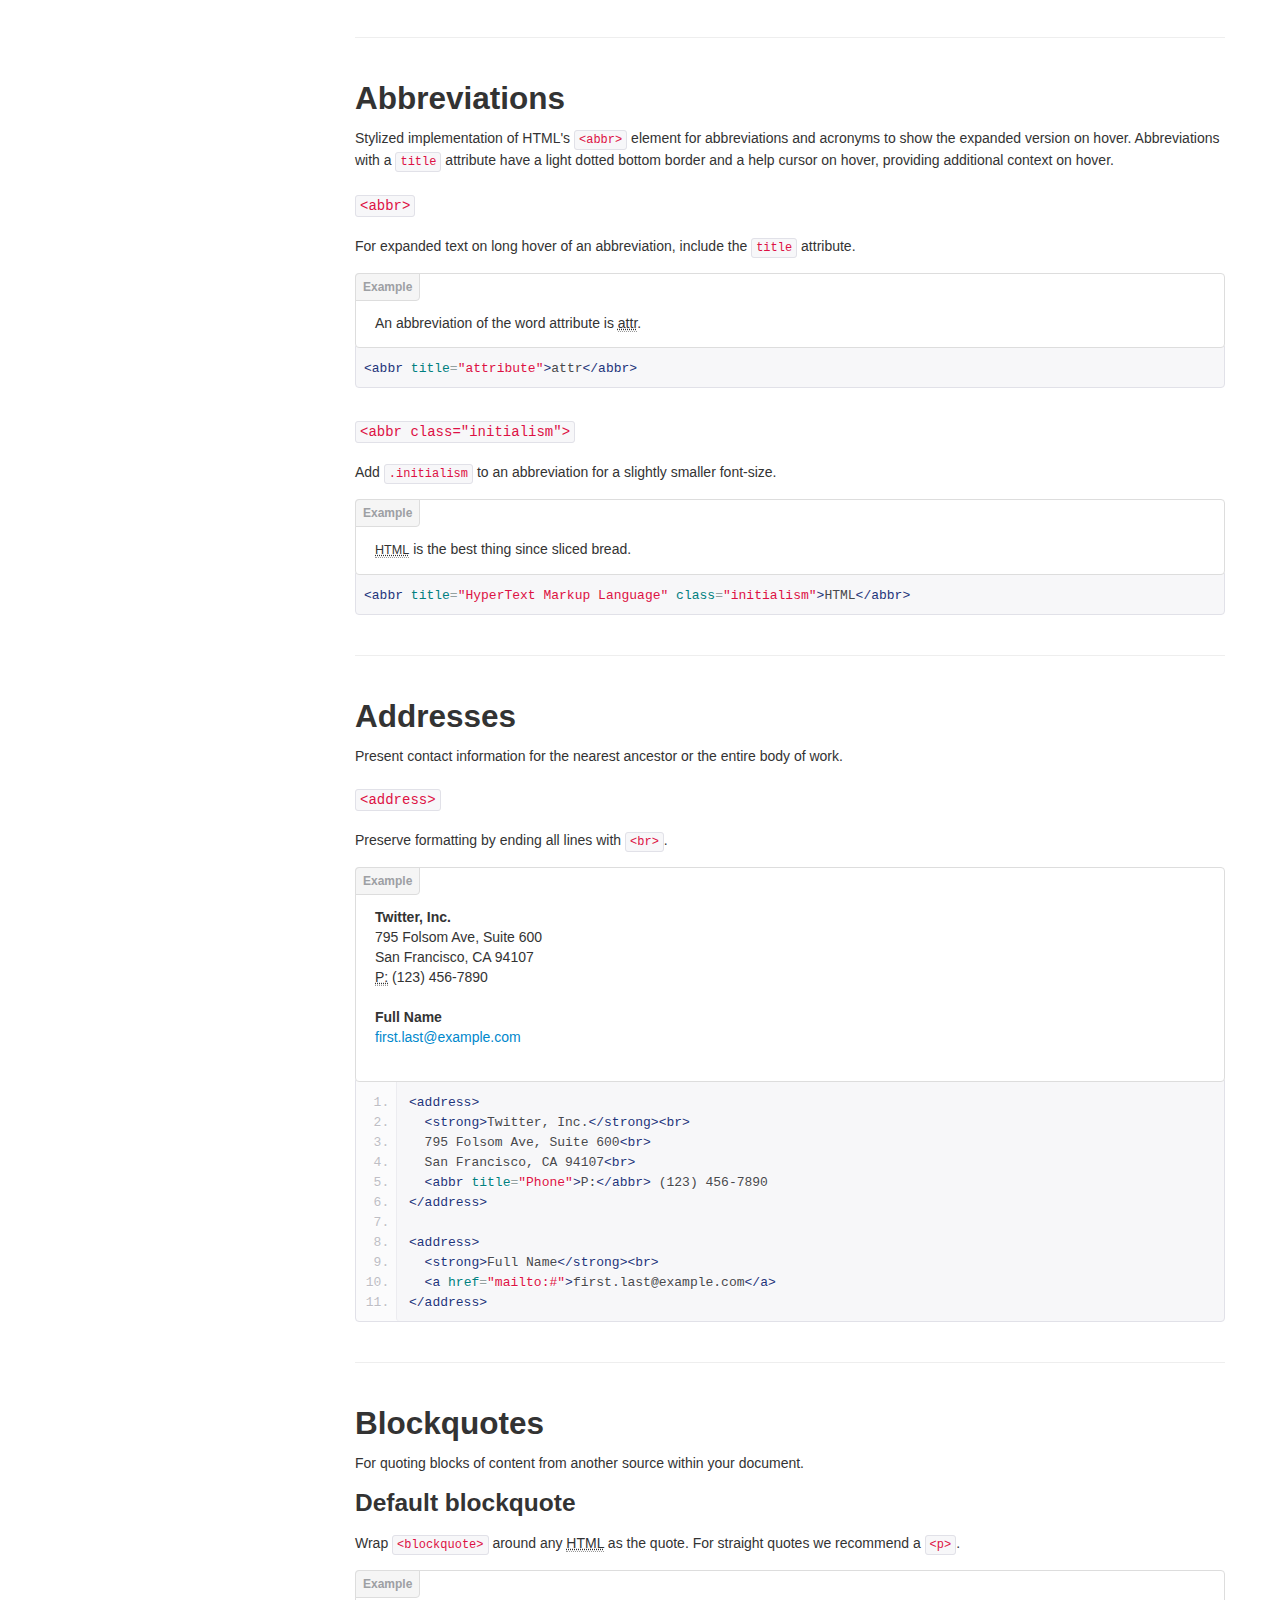
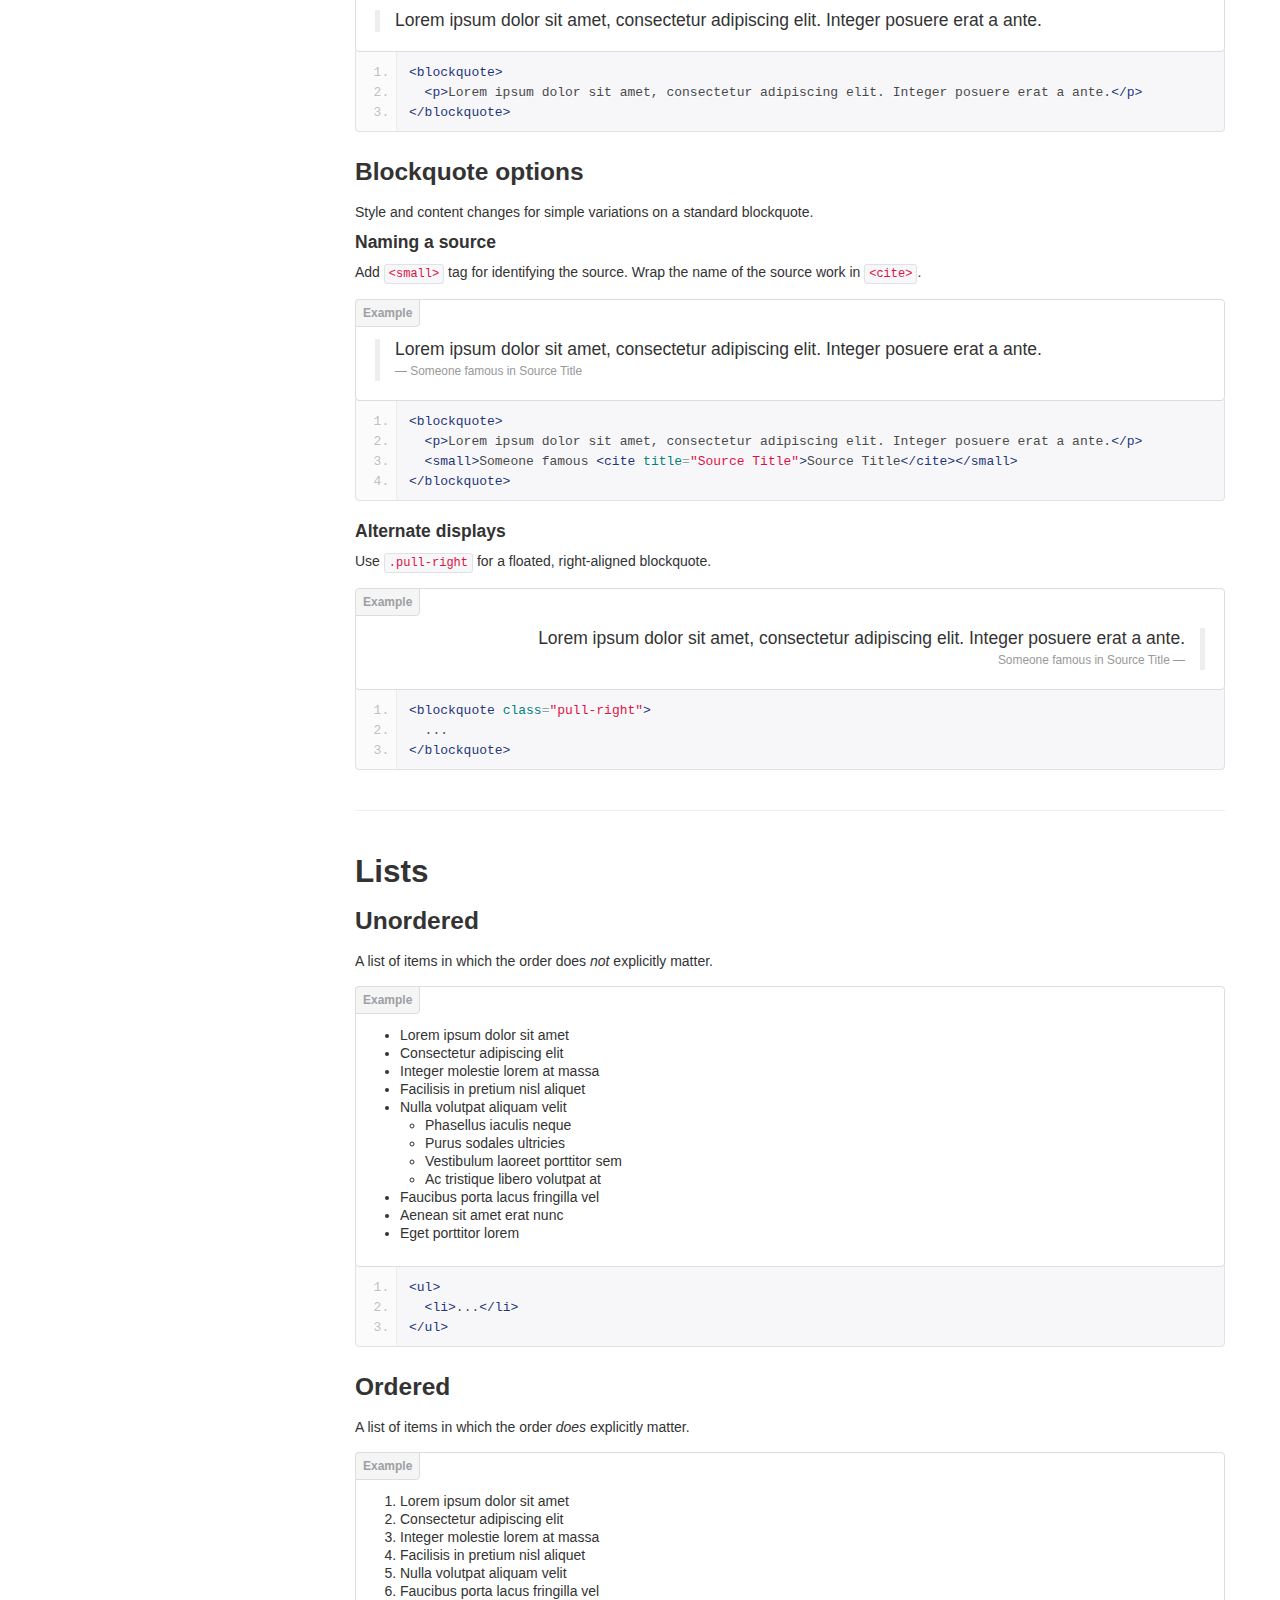
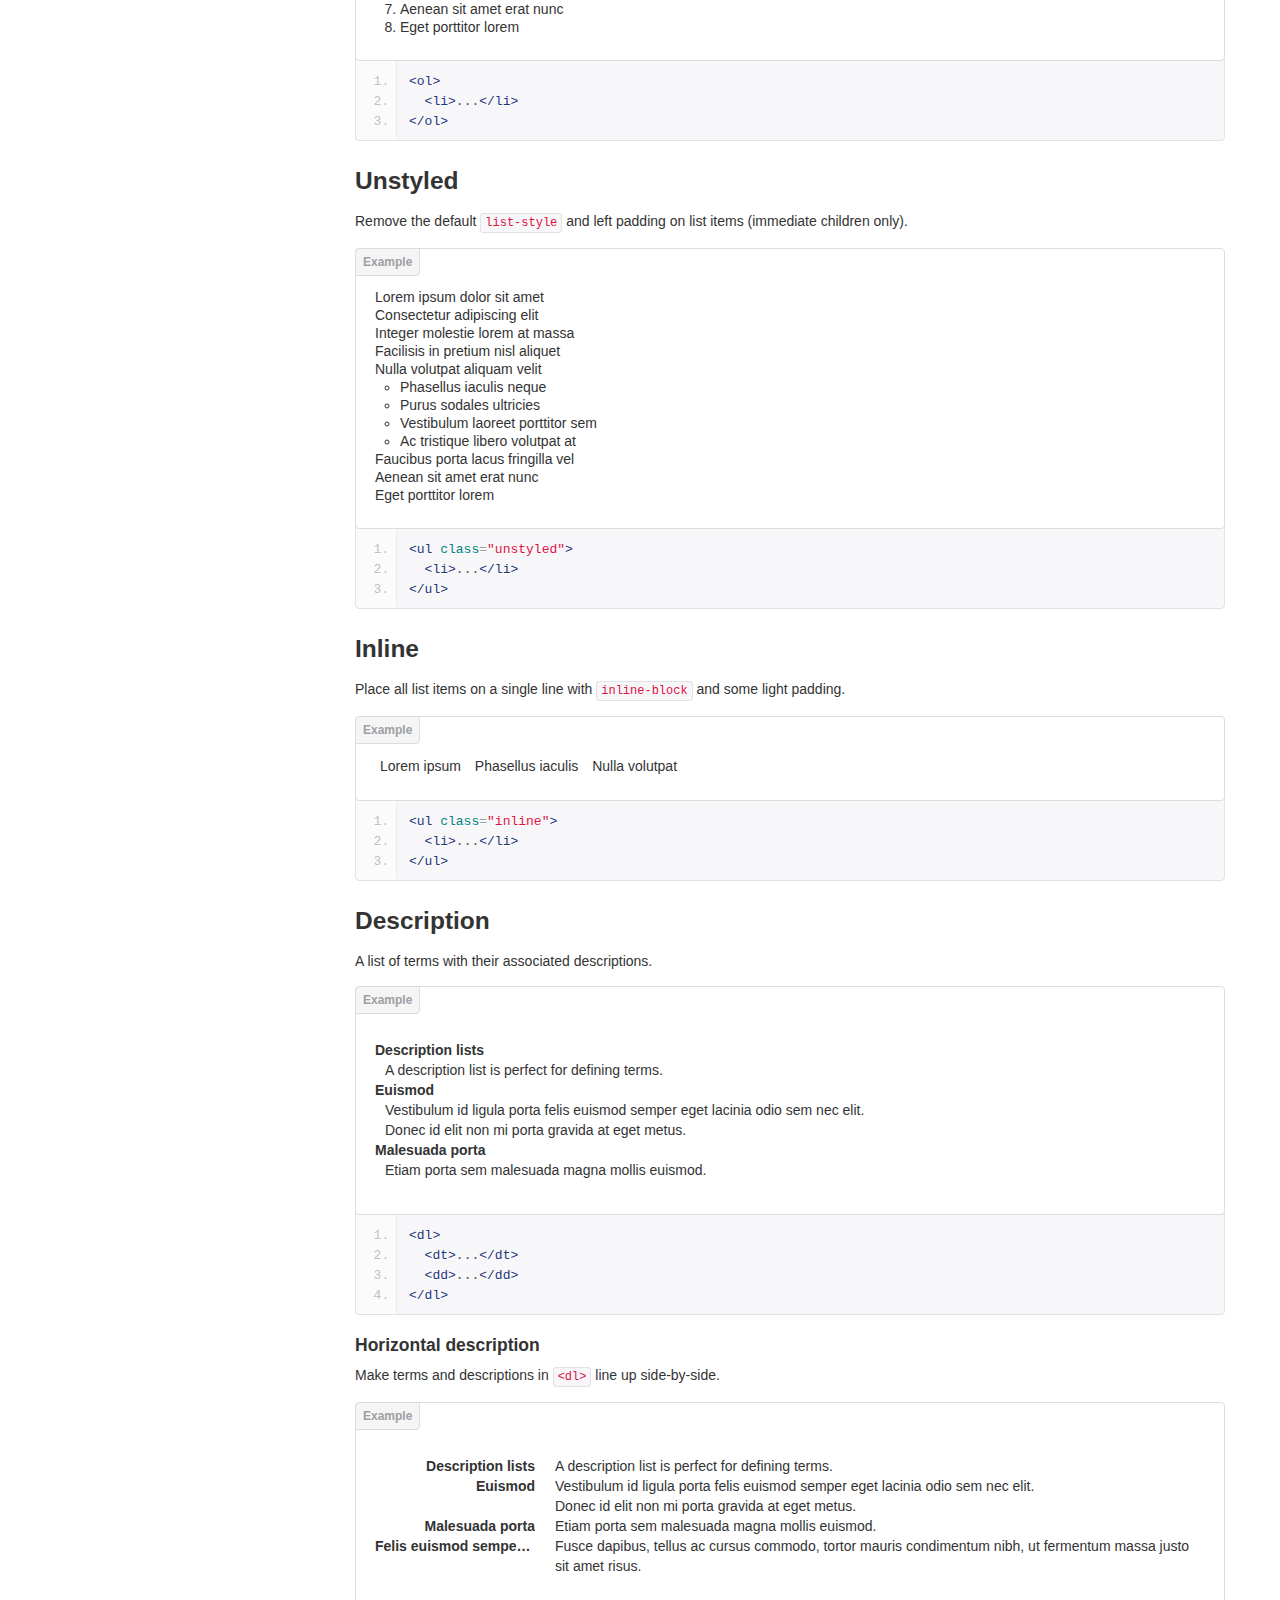
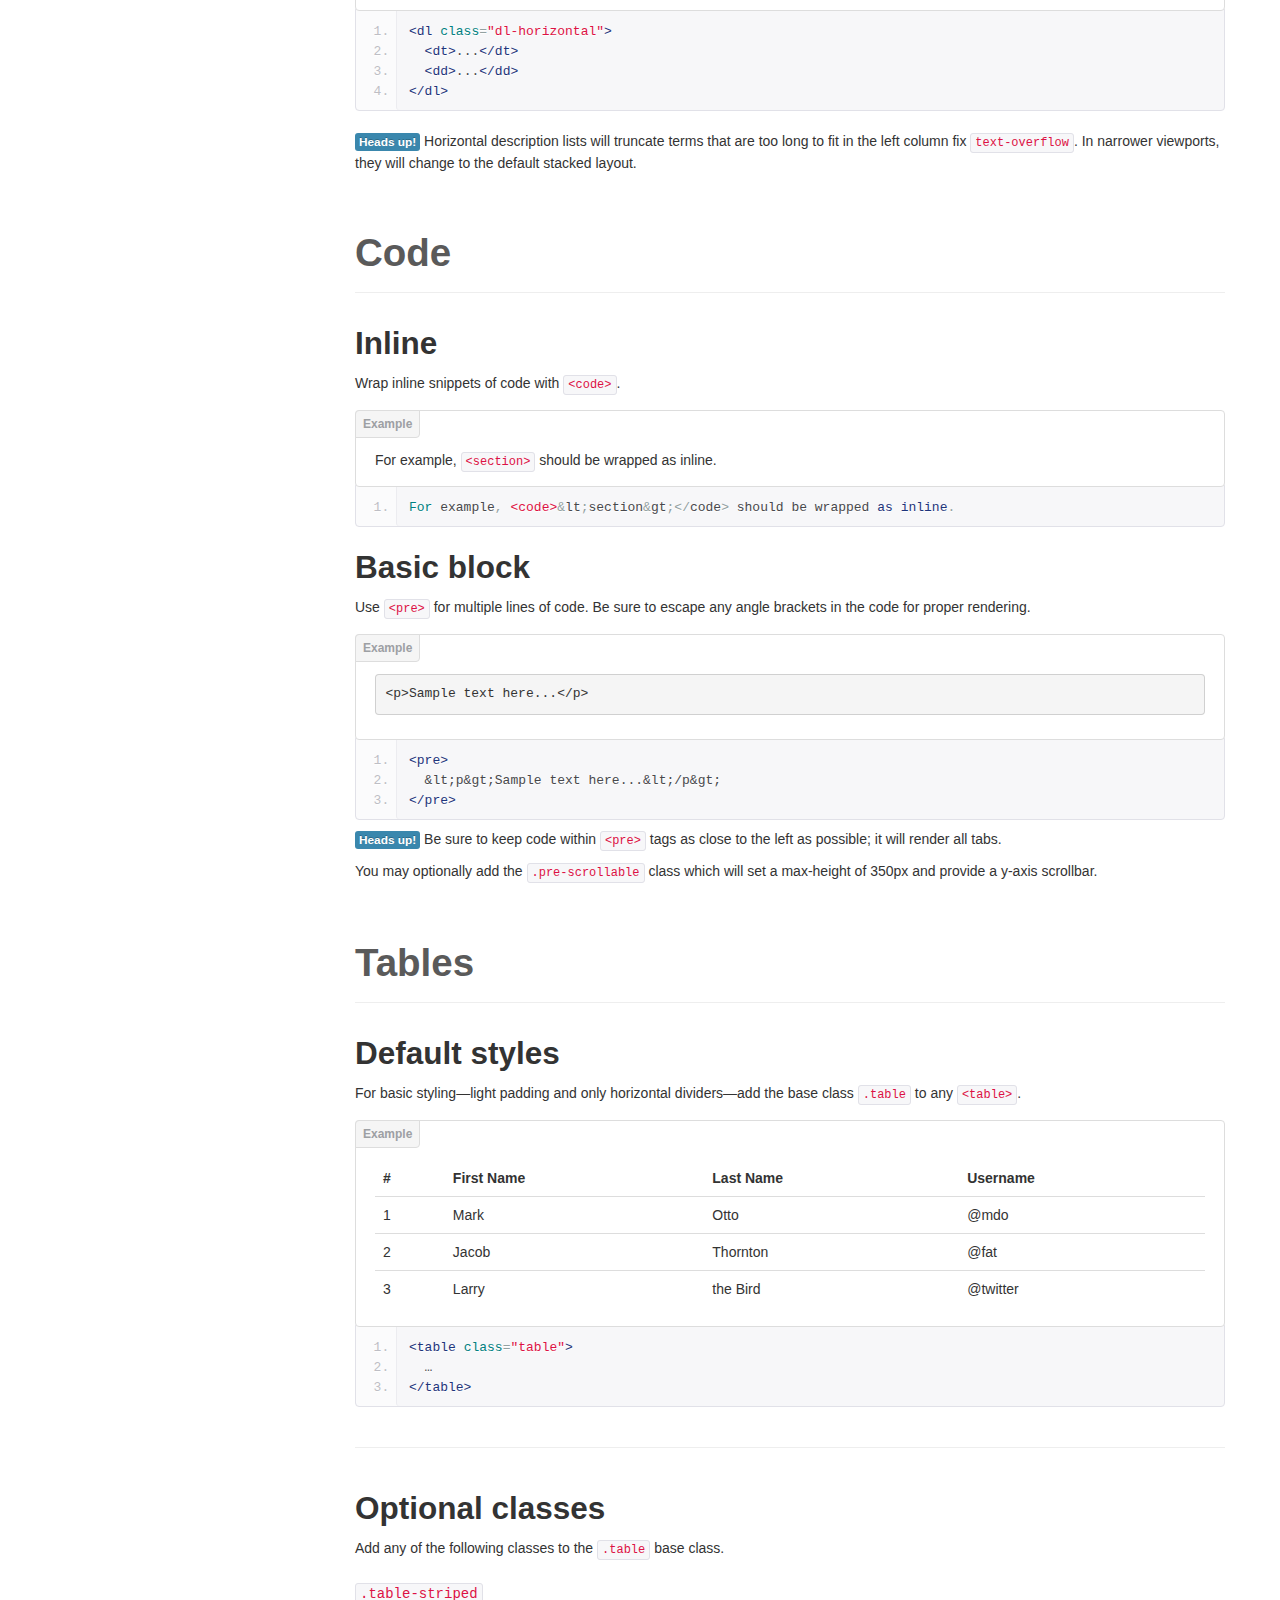
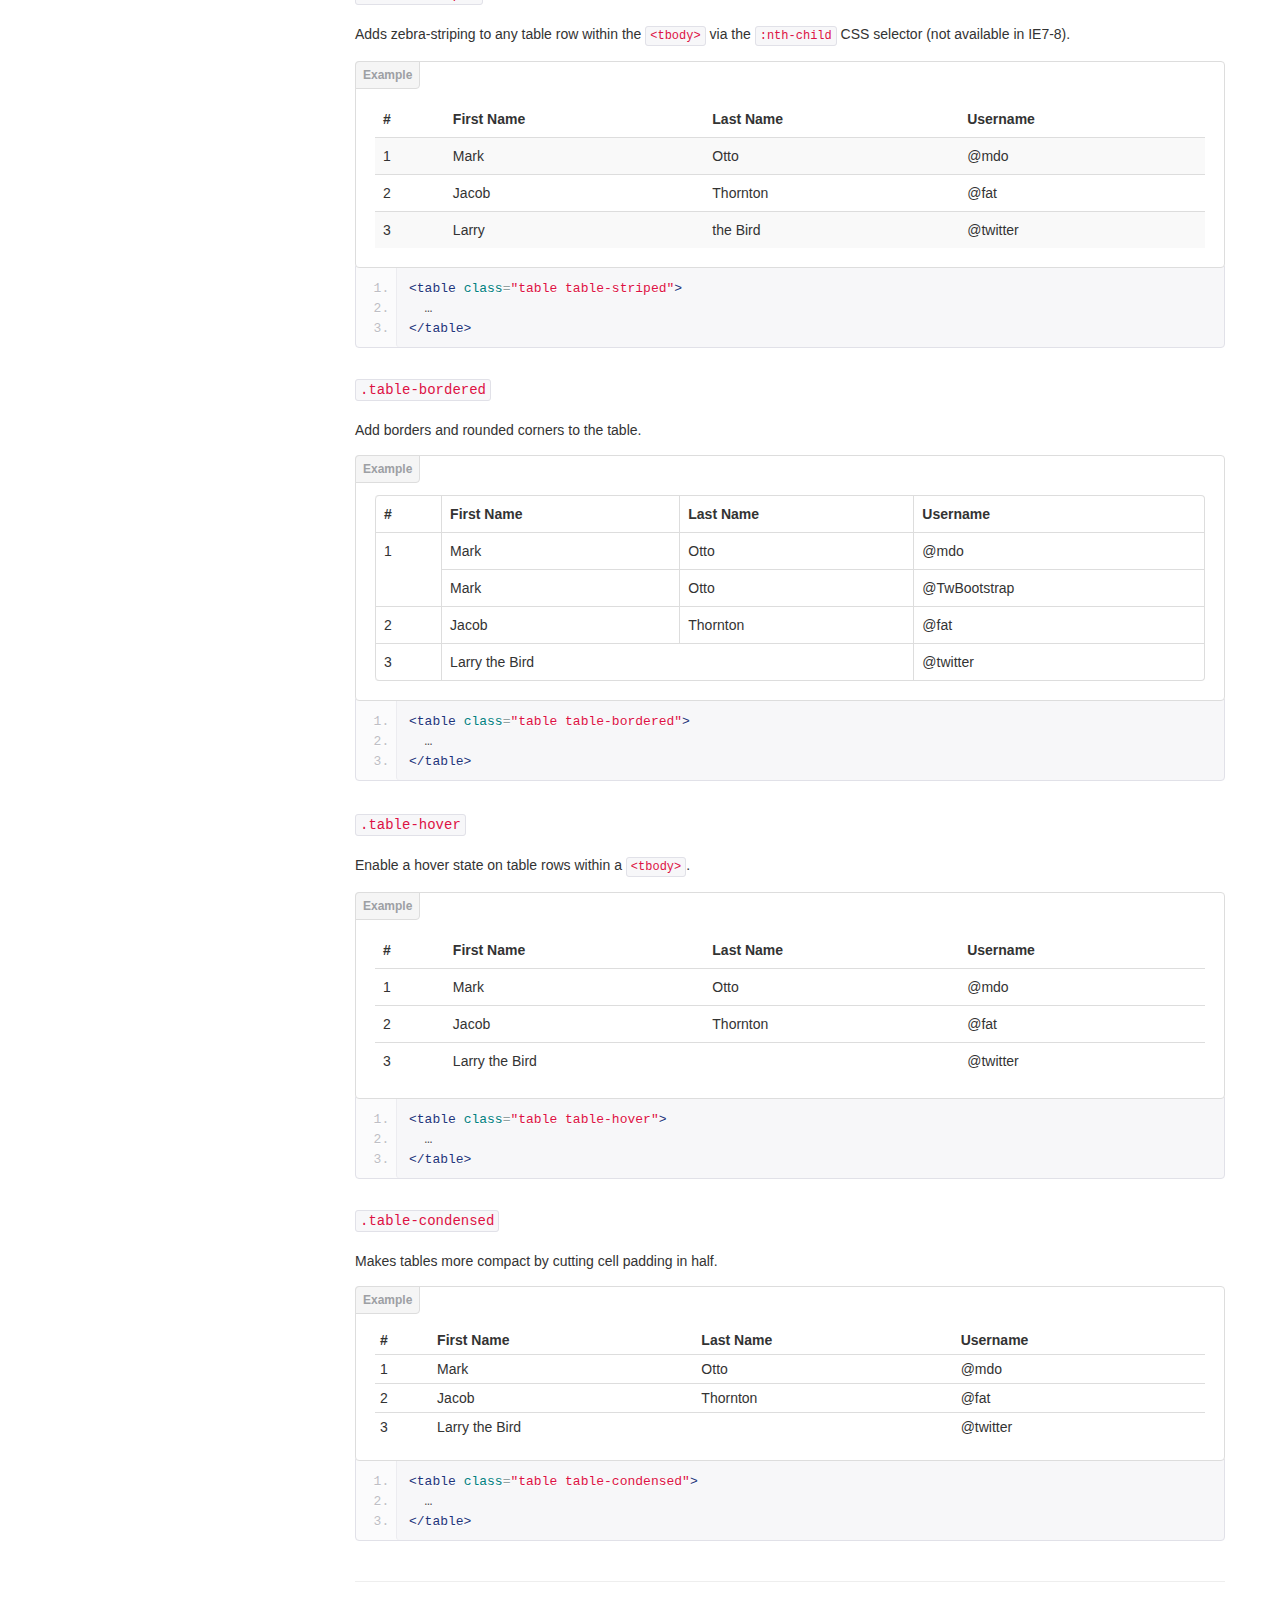
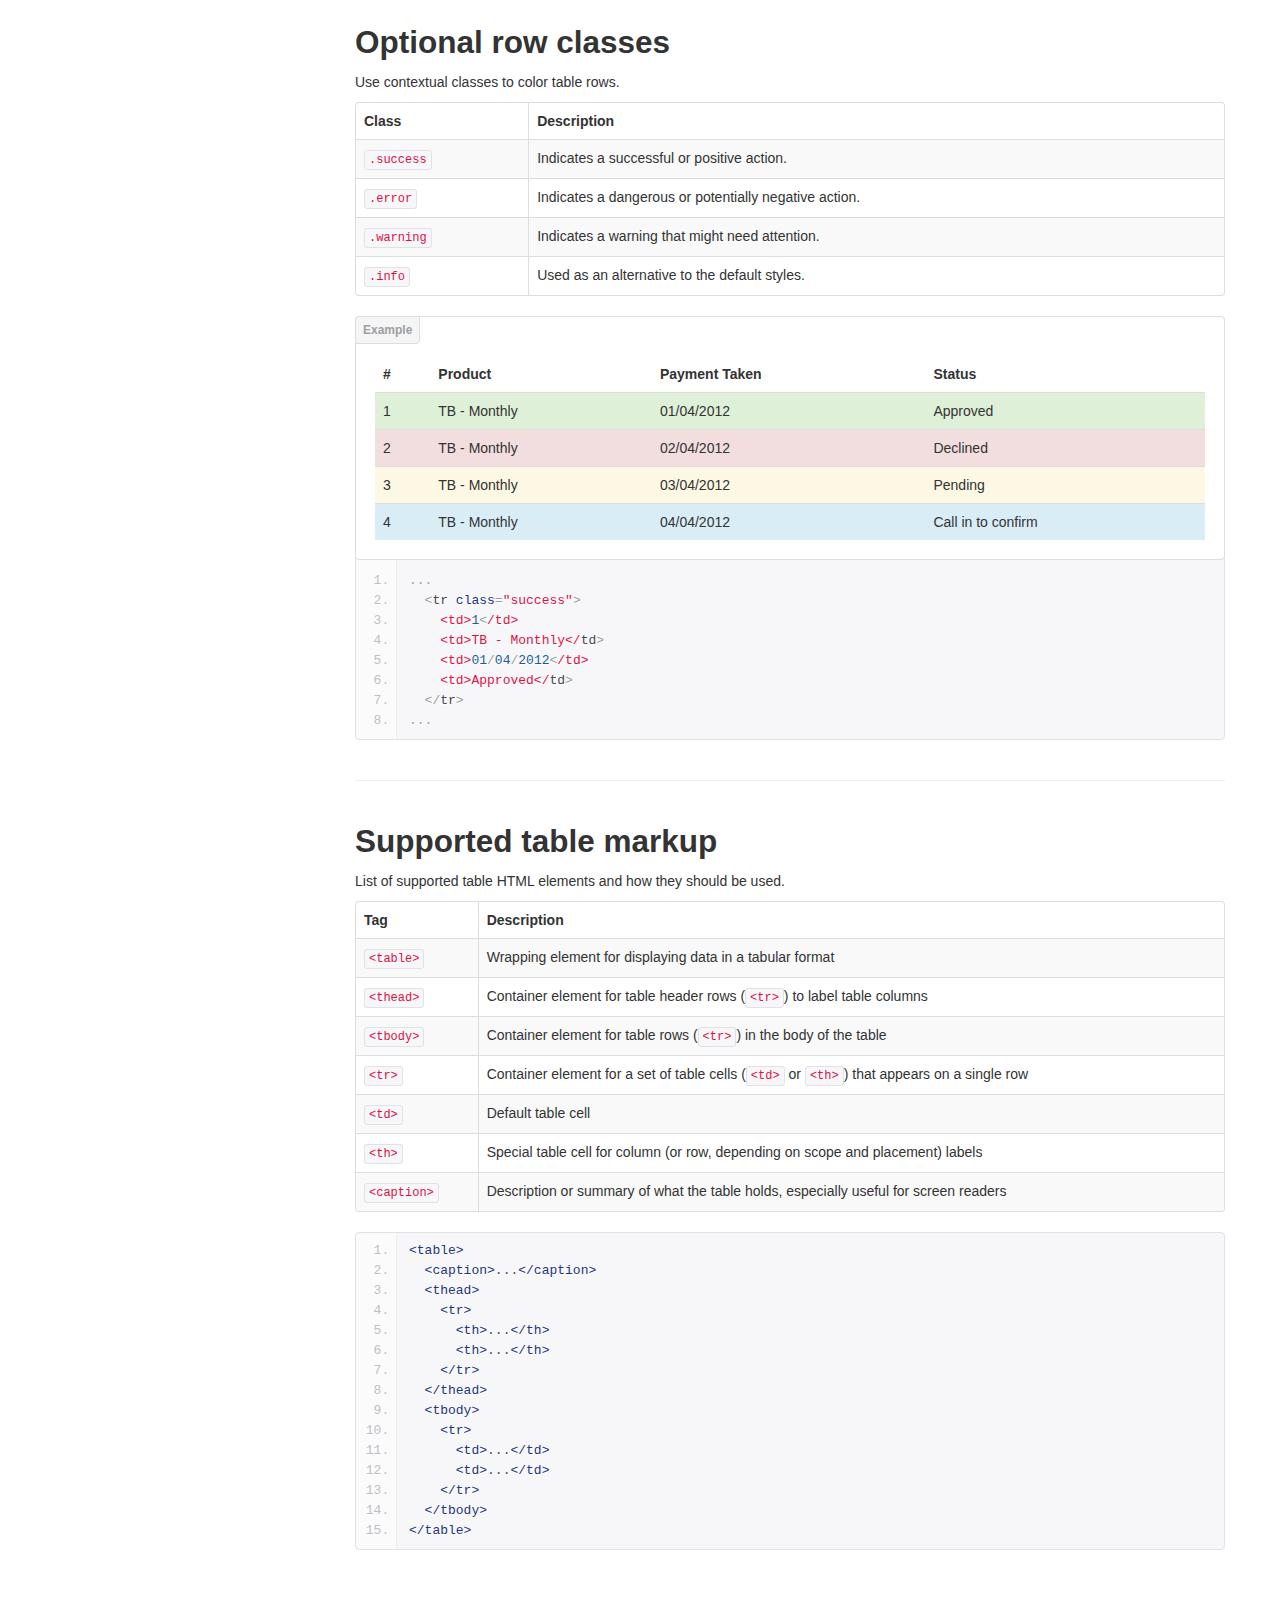
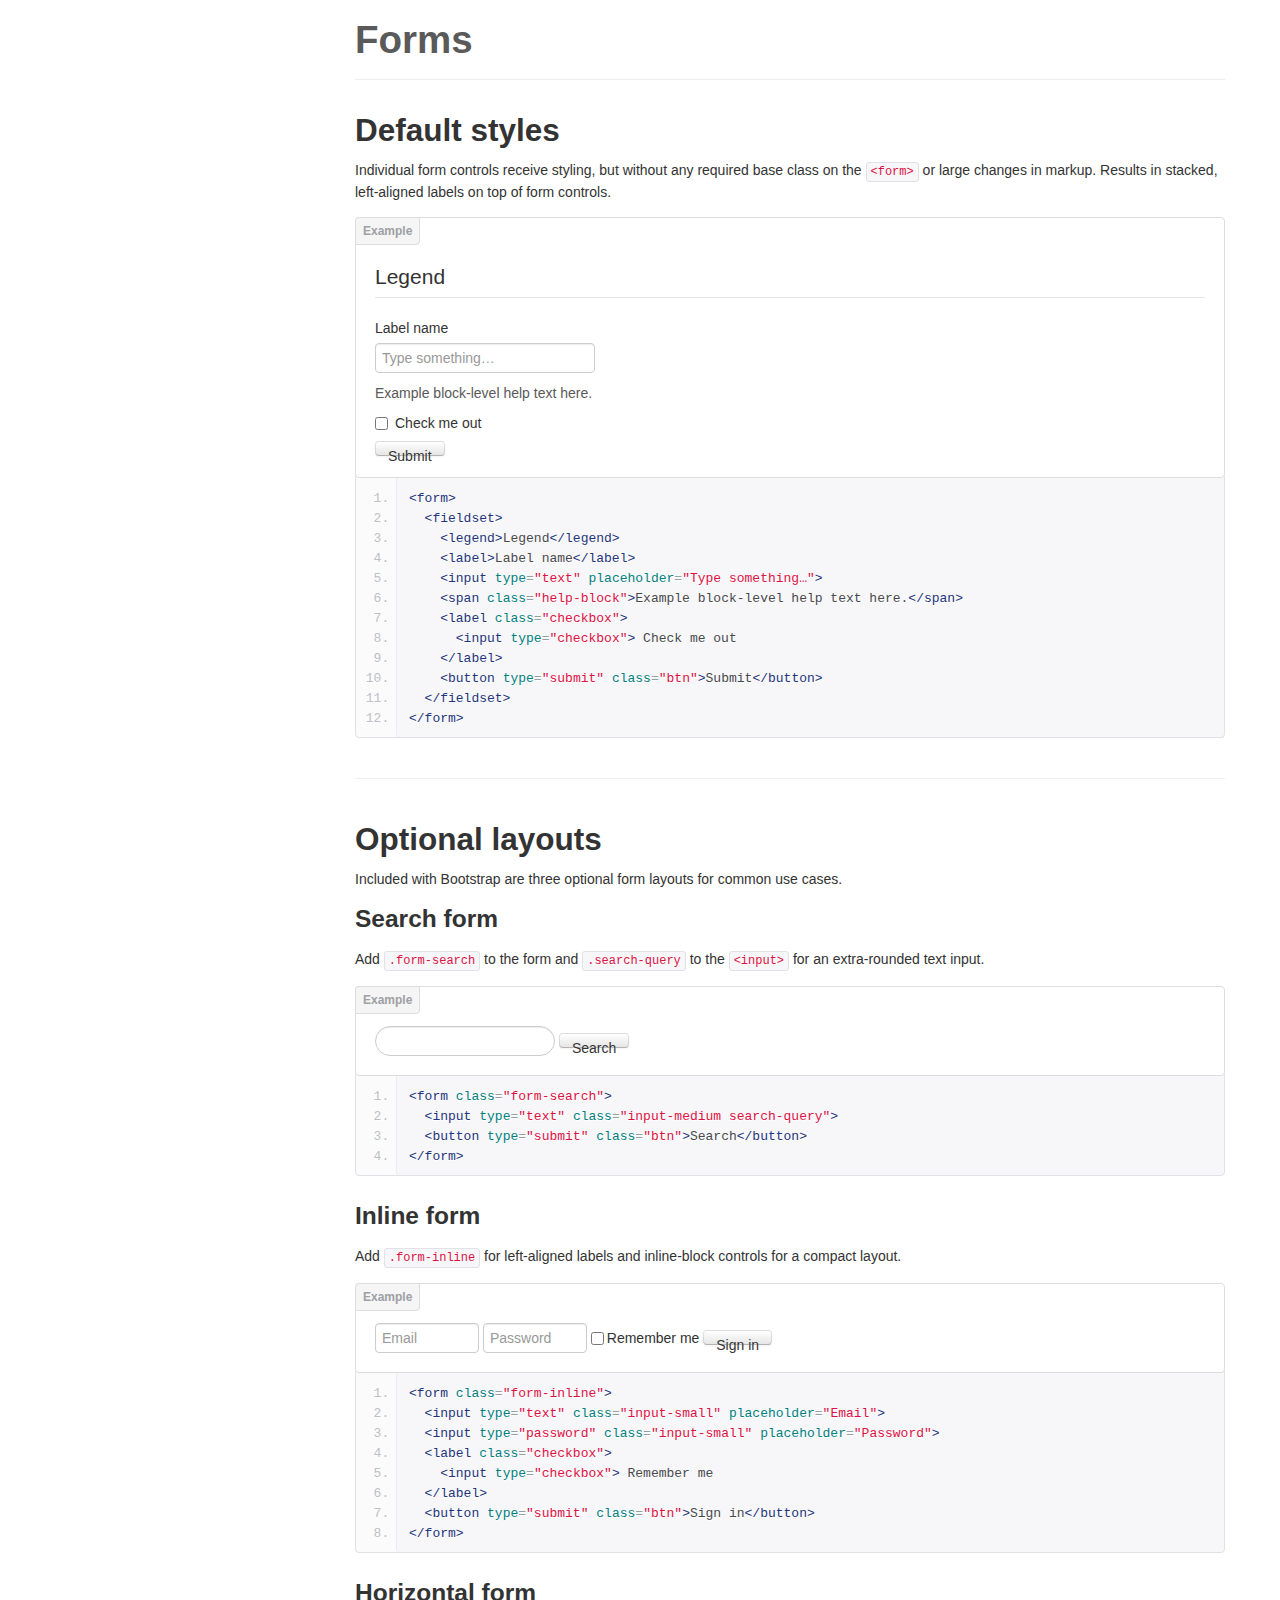
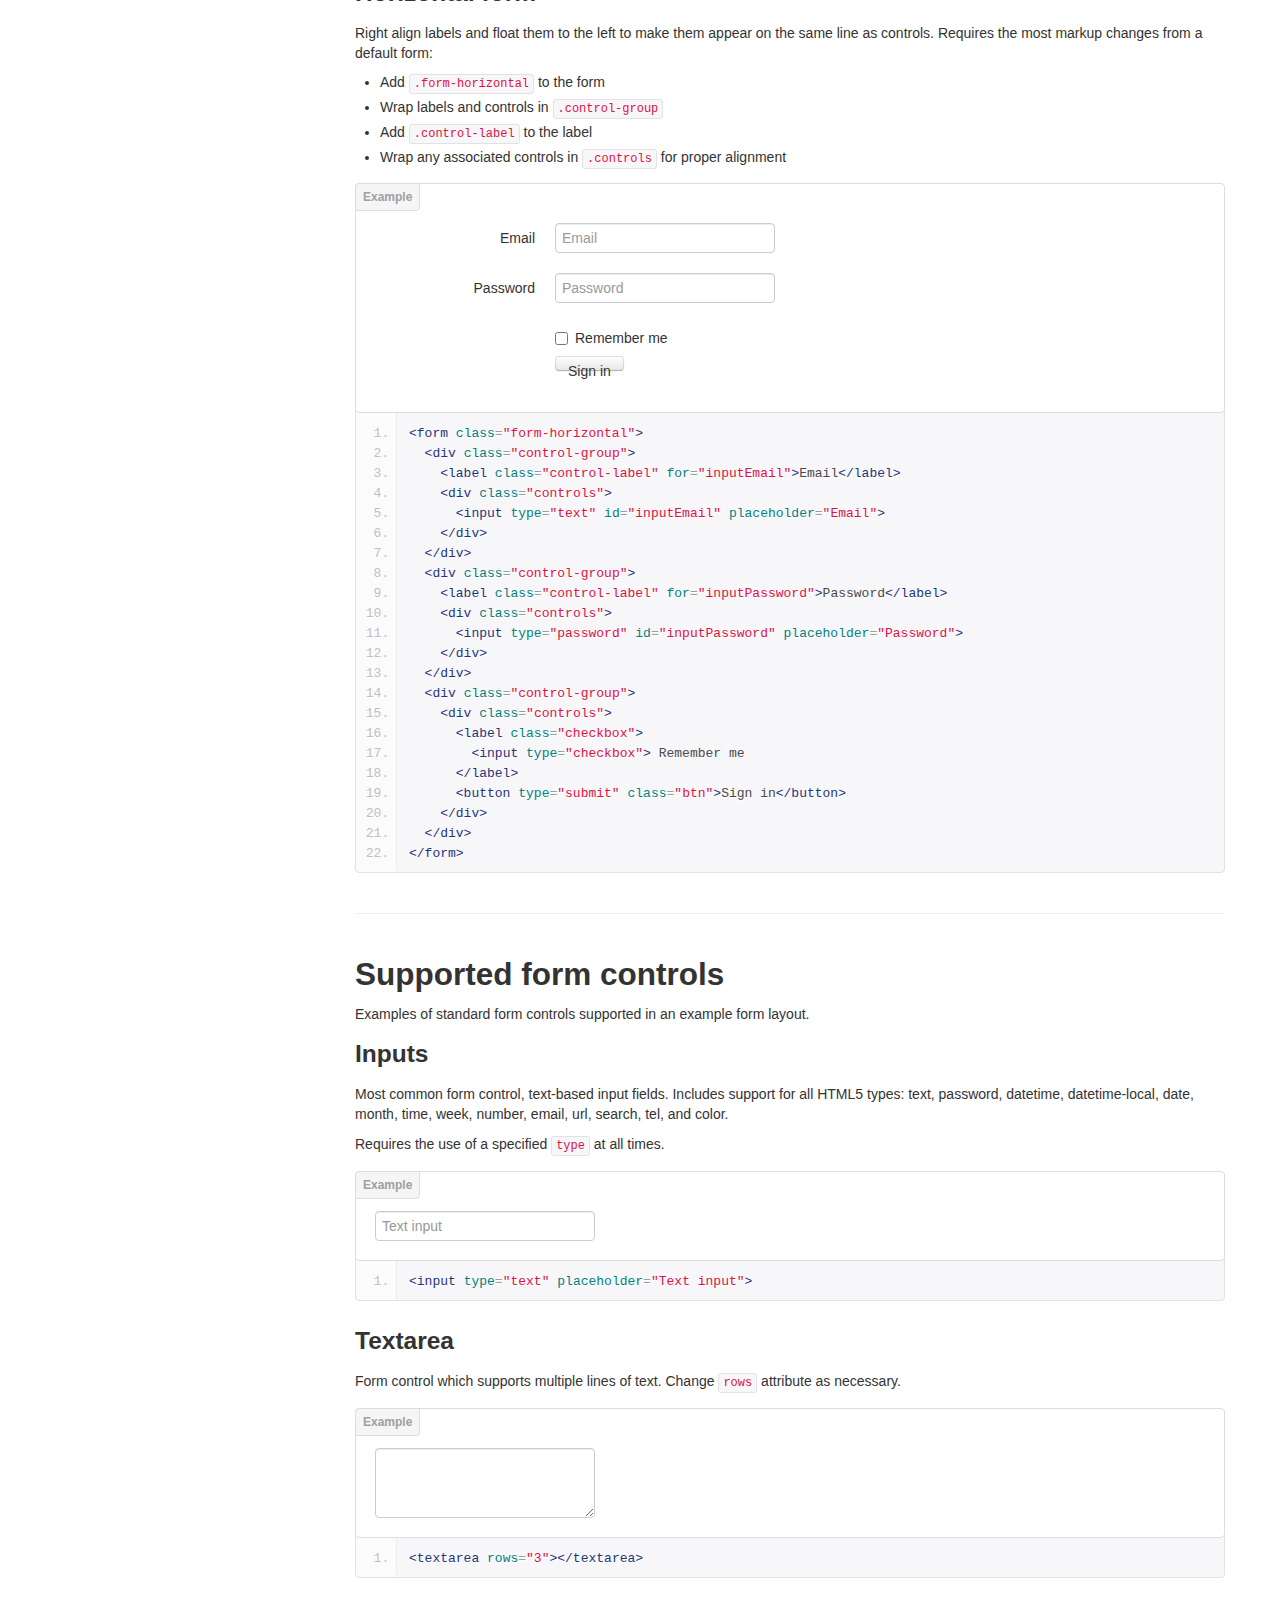
<file: public/bootstrap/docs/base-css.html>
<!DOCTYPE html>
<html lang="en">
  <head>
    <meta charset="utf-8">
    <title>Base · Bootstrap</title>
    <meta name="viewport" content="width=device-width, initial-scale=1.0">
    <meta name="description" content="">
    <meta name="author" content="">

    <!-- Le styles -->
    <link href="assets/css/bootstrap.css" rel="stylesheet">
    <link href="assets/css/bootstrap-responsive.css" rel="stylesheet">
    <link href="assets/css/docs.css" rel="stylesheet">
    <link href="assets/js/google-code-prettify/prettify.css" rel="stylesheet">

    <!-- Le HTML5 shim, for IE6-8 support of HTML5 elements -->
    <!--[if lt IE 9]>
      <script src="assets/js/html5shiv.js"></script>
    <![endif]-->

    <!-- Le fav and touch icons -->
    <link rel="apple-touch-icon-precomposed" sizes="144x144" href="assets/ico/apple-touch-icon-144-precomposed.png">
    <link rel="apple-touch-icon-precomposed" sizes="114x114" href="assets/ico/apple-touch-icon-114-precomposed.png">
      <link rel="apple-touch-icon-precomposed" sizes="72x72" href="assets/ico/apple-touch-icon-72-precomposed.png">
                    <link rel="apple-touch-icon-precomposed" href="assets/ico/apple-touch-icon-57-precomposed.png">
                                   <link rel="shortcut icon" href="assets/ico/favicon.png">

    <script type="text/javascript">
      var _gaq = _gaq || [];
      _gaq.push(['_setAccount', 'UA-146052-10']);
      _gaq.push(['_trackPageview']);
      (function() {
        var ga = document.createElement('script'); ga.type = 'text/javascript'; ga.async = true;
        ga.src = ('https:' == document.location.protocol ? 'https://ssl' : 'http://www') + '.google-analytics.com/ga.js';
        var s = document.getElementsByTagName('script')[0]; s.parentNode.insertBefore(ga, s);
      })();
    </script>
  </head>

  <body data-spy="scroll" data-target=".bs-docs-sidebar">

    <!-- Navbar
    ================================================== -->
    <div class="navbar navbar-inverse navbar-fixed-top">
      <div class="navbar-inner">
        <div class="container">
          <button type="button" class="btn btn-navbar" data-toggle="collapse" data-target=".nav-collapse">
            <span class="icon-bar"></span>
            <span class="icon-bar"></span>
            <span class="icon-bar"></span>
          </button>
          <a class="brand" href="./index.html">Bootstrap</a>
          <div class="nav-collapse collapse">
            <ul class="nav">
              <li class="">
                <a href="./index.html">Home</a>
              </li>
              <li class="">
                <a href="./getting-started.html">Get started</a>
              </li>
              <li class="">
                <a href="./scaffolding.html">Scaffolding</a>
              </li>
              <li class="active">
                <a href="./base-css.html">Base CSS</a>
              </li>
              <li class="">
                <a href="./components.html">Components</a>
              </li>
              <li class="">
                <a href="./javascript.html">JavaScript</a>
              </li>
              <li class="">
                <a href="./customize.html">Customize</a>
              </li>
            </ul>
          </div>
        </div>
      </div>
    </div>

<!-- Subhead
================================================== -->
<header class="jumbotron subhead" id="overview">
  <div class="container">
    <h1>Base CSS</h1>
    <p class="lead">Fundamental HTML elements styled and enhanced with extensible classes.</p>
  </div>
</header>


  <div class="container">

    <!-- Docs nav
    ================================================== -->
    <div class="row">
      <div class="span3 bs-docs-sidebar">
        <ul class="nav nav-list bs-docs-sidenav">
          <li><a href="#typography"><i class="icon-chevron-right"></i> Typography</a></li>
          <li><a href="#code"><i class="icon-chevron-right"></i> Code</a></li>
          <li><a href="#tables"><i class="icon-chevron-right"></i> Tables</a></li>
          <li><a href="#forms"><i class="icon-chevron-right"></i> Forms</a></li>
          <li><a href="#buttons"><i class="icon-chevron-right"></i> Buttons</a></li>
          <li><a href="#images"><i class="icon-chevron-right"></i> Images</a></li>
          <li><a href="#icons"><i class="icon-chevron-right"></i> Icons by Glyphicons</a></li>
        </ul>
      </div>
      <div class="span9">



        <!-- Typography
        ================================================== -->
        <section id="typography">
          <div class="page-header">
            <h1>Typography</h1>
          </div>

          <h2 id="headings">Headings</h2>
          <p>All HTML headings, <code>&lt;h1&gt;</code> through <code>&lt;h6&gt;</code> are available.</p>
          <div class="bs-docs-example">
            <h1>h1. Heading 1</h1>
            <h2>h2. Heading 2</h2>
            <h3>h3. Heading 3</h3>
            <h4>h4. Heading 4</h4>
            <h5>h5. Heading 5</h5>
            <h6>h6. Heading 6</h6>
          </div>

          <h2 id="body-copy">Body copy</h2>
          <p>Bootstrap's global default <code>font-size</code> is <strong>14px</strong>, with a <code>line-height</code> of <strong>20px</strong>. This is applied to the <code>&lt;body&gt;</code> and all paragraphs. In addition, <code>&lt;p&gt;</code> (paragraphs) receive a bottom margin of half their line-height (10px by default).</p>
          <div class="bs-docs-example">
            <p>Nullam quis risus eget urna mollis ornare vel eu leo. Cum sociis natoque penatibus et magnis dis parturient montes, nascetur ridiculus mus. Nullam id dolor id nibh ultricies vehicula.</p>
            <p>Cum sociis natoque penatibus et magnis dis parturient montes, nascetur ridiculus mus. Donec ullamcorper nulla non metus auctor fringilla. Duis mollis, est non commodo luctus, nisi erat porttitor ligula, eget lacinia odio sem nec elit. Donec ullamcorper nulla non metus auctor fringilla.</p>
            <p>Maecenas sed diam eget risus varius blandit sit amet non magna. Donec id elit non mi porta gravida at eget metus. Duis mollis, est non commodo luctus, nisi erat porttitor ligula, eget lacinia odio sem nec elit.</p>
          </div>
          <pre class="prettyprint">&lt;p&gt;...&lt;/p&gt;</pre>

          <h3>Lead body copy</h3>
          <p>Make a paragraph stand out by adding <code>.lead</code>.</p>
          <div class="bs-docs-example">
            <p class="lead">Vivamus sagittis lacus vel augue laoreet rutrum faucibus dolor auctor. Duis mollis, est non commodo luctus.</p>
          </div>
          <pre class="prettyprint">&lt;p class="lead"&gt;...&lt;/p&gt;</pre>

          <h3>Built with Less</h3>
          <p>The typographic scale is based on two LESS variables in <strong>variables.less</strong>: <code>@baseFontSize</code> and <code>@baseLineHeight</code>. The first is the base font-size used throughout and the second is the base line-height. We use those variables and some simple math to create the margins, paddings, and line-heights of all our type and more. Customize them and Bootstrap adapts.</p>


          <hr class="bs-docs-separator">


          <h2 id="emphasis">Emphasis</h2>
          <p>Make use of HTML's default emphasis tags with lightweight styles.</p>

          <h3><code>&lt;small&gt;</code></h3>
          <p>For de-emphasizing inline or blocks of text, <small>use the small tag.</small></p>
          <div class="bs-docs-example">
            <p><small>This line of text is meant to be treated as fine print.</small></p>
          </div>
<pre class="prettyprint">
&lt;p&gt;
  &lt;small&gt;This line of text is meant to be treated as fine print.&lt;/small&gt;
&lt;/p&gt;
</pre>

          <h3>Bold</h3>
          <p>For emphasizing a snippet of text with a heavier font-weight.</p>
          <div class="bs-docs-example">
            <p>The following snippet of text is <strong>rendered as bold text</strong>.</p>
          </div>
          <pre class="prettyprint">&lt;strong&gt;rendered as bold text&lt;/strong&gt;</pre>

          <h3>Italics</h3>
          <p>For emphasizing a snippet of text with italics.</p>
          <div class="bs-docs-example">
            <p>The following snippet of text is <em>rendered as italicized text</em>.</p>
          </div>
          <pre class="prettyprint">&lt;em&gt;rendered as italicized text&lt;/em&gt;</pre>

          <p><span class="label label-info">Heads up!</span> Feel free to use <code>&lt;b&gt;</code> and <code>&lt;i&gt;</code> in HTML5. <code>&lt;b&gt;</code> is meant to highlight words or phrases without conveying additional importance while <code>&lt;i&gt;</code> is mostly for voice, technical terms, etc.</p>

          <h3>Alignment classes</h3>
          <p>Easily realign text to components with text alignment classes.</p>
          <div class="bs-docs-example">
            <p class="text-left">Left aligned text.</p>
            <p class="text-center">Center aligned text.</p>
            <p class="text-right">Right aligned text.</p>
          </div>
<pre class="prettyprint linenums">
&lt;p class="text-left"&gt;Left aligned text.&lt;/p&gt;
&lt;p class="text-center"&gt;Center aligned text.&lt;/p&gt;
&lt;p class="text-right"&gt;Right aligned text.&lt;/p&gt;
</pre>

          <h3>Emphasis classes</h3>
          <p>Convey meaning through color with a handful of emphasis utility classes.</p>
          <div class="bs-docs-example">
            <p class="muted">Fusce dapibus, tellus ac cursus commodo, tortor mauris nibh.</p>
            <p class="text-warning">Etiam porta sem malesuada magna mollis euismod.</p>
            <p class="text-error">Donec ullamcorper nulla non metus auctor fringilla.</p>
            <p class="text-info">Aenean eu leo quam. Pellentesque ornare sem lacinia quam venenatis.</p>
            <p class="text-success">Duis mollis, est non commodo luctus, nisi erat porttitor ligula.</p>
          </div>
<pre class="prettyprint linenums">
&lt;p class="muted"&gt;Fusce dapibus, tellus ac cursus commodo, tortor mauris nibh.&lt;/p&gt;
&lt;p class="text-warning"&gt;Etiam porta sem malesuada magna mollis euismod.&lt;/p&gt;
&lt;p class="text-error"&gt;Donec ullamcorper nulla non metus auctor fringilla.&lt;/p&gt;
&lt;p class="text-info"&gt;Aenean eu leo quam. Pellentesque ornare sem lacinia quam venenatis.&lt;/p&gt;
&lt;p class="text-success"&gt;Duis mollis, est non commodo luctus, nisi erat porttitor ligula.&lt;/p&gt;
</pre>


          <hr class="bs-docs-separator">


          <h2 id="abbreviations">Abbreviations</h2>
          <p>Stylized implementation of HTML's <code>&lt;abbr&gt;</code> element for abbreviations and acronyms to show the expanded version on hover. Abbreviations with a <code>title</code> attribute have a light dotted bottom border and a help cursor on hover, providing additional context on hover.</p>

          <h3><code>&lt;abbr&gt;</code></h3>
          <p>For expanded text on long hover of an abbreviation, include the <code>title</code> attribute.</p>
          <div class="bs-docs-example">
            <p>An abbreviation of the word attribute is <abbr title="attribute">attr</abbr>.</p>
          </div>
          <pre class="prettyprint">&lt;abbr title="attribute"&gt;attr&lt;/abbr&gt;</pre>

          <h3><code>&lt;abbr class="initialism"&gt;</code></h3>
          <p>Add <code>.initialism</code> to an abbreviation for a slightly smaller font-size.</p>
          <div class="bs-docs-example">
            <p><abbr title="HyperText Markup Language" class="initialism">HTML</abbr> is the best thing since sliced bread.</p>
          </div>
          <pre class="prettyprint">&lt;abbr title="HyperText Markup Language" class="initialism"&gt;HTML&lt;/abbr&gt;</pre>


          <hr class="bs-docs-separator">


          <h2 id="addresses">Addresses</h2>
          <p>Present contact information for the nearest ancestor or the entire body of work.</p>

          <h3><code>&lt;address&gt;</code></h3>
          <p>Preserve formatting by ending all lines with <code>&lt;br&gt;</code>.</p>
          <div class="bs-docs-example">
            <address>
              <strong>Twitter, Inc.</strong><br>
              795 Folsom Ave, Suite 600<br>
              San Francisco, CA 94107<br>
              <abbr title="Phone">P:</abbr> (123) 456-7890
            </address>
            <address>
              <strong>Full Name</strong><br>
              <a href="mailto:#">first.last@example.com</a>
            </address>
          </div>
<pre class="prettyprint linenums">
&lt;address&gt;
  &lt;strong&gt;Twitter, Inc.&lt;/strong&gt;&lt;br&gt;
  795 Folsom Ave, Suite 600&lt;br&gt;
  San Francisco, CA 94107&lt;br&gt;
  &lt;abbr title="Phone"&gt;P:&lt;/abbr&gt; (123) 456-7890
&lt;/address&gt;

&lt;address&gt;
  &lt;strong&gt;Full Name&lt;/strong&gt;&lt;br&gt;
  &lt;a href="mailto:#"&gt;first.last@example.com&lt;/a&gt;
&lt;/address&gt;
</pre>


          <hr class="bs-docs-separator">


          <h2 id="blockquotes">Blockquotes</h2>
          <p>For quoting blocks of content from another source within your document.</p>

          <h3>Default blockquote</h3>
          <p>Wrap <code>&lt;blockquote&gt;</code> around any <abbr title="HyperText Markup Language">HTML</abbr> as the quote. For straight quotes we recommend a <code>&lt;p&gt;</code>.</p>
          <div class="bs-docs-example">
            <blockquote>
              <p>Lorem ipsum dolor sit amet, consectetur adipiscing elit. Integer posuere erat a ante.</p>
            </blockquote>
          </div>
<pre class="prettyprint linenums">
&lt;blockquote&gt;
  &lt;p&gt;Lorem ipsum dolor sit amet, consectetur adipiscing elit. Integer posuere erat a ante.&lt;/p&gt;
&lt;/blockquote&gt;
</pre>

          <h3>Blockquote options</h3>
          <p>Style and content changes for simple variations on a standard blockquote.</p>

          <h4>Naming a source</h4>
          <p>Add <code>&lt;small&gt;</code> tag for identifying the source. Wrap the name of the source work in <code>&lt;cite&gt;</code>.</p>
          <div class="bs-docs-example">
            <blockquote>
              <p>Lorem ipsum dolor sit amet, consectetur adipiscing elit. Integer posuere erat a ante.</p>
              <small>Someone famous in <cite title="Source Title">Source Title</cite></small>
            </blockquote>
          </div>
<pre class="prettyprint linenums">
&lt;blockquote&gt;
  &lt;p&gt;Lorem ipsum dolor sit amet, consectetur adipiscing elit. Integer posuere erat a ante.&lt;/p&gt;
  &lt;small&gt;Someone famous &lt;cite title="Source Title"&gt;Source Title&lt;/cite&gt;&lt;/small&gt;
&lt;/blockquote&gt;
</pre>

          <h4>Alternate displays</h4>
          <p>Use <code>.pull-right</code> for a floated, right-aligned blockquote.</p>
          <div class="bs-docs-example" style="overflow: hidden;">
            <blockquote class="pull-right">
              <p>Lorem ipsum dolor sit amet, consectetur adipiscing elit. Integer posuere erat a ante.</p>
              <small>Someone famous in <cite title="Source Title">Source Title</cite></small>
            </blockquote>
          </div>
<pre class="prettyprint linenums">
&lt;blockquote class="pull-right"&gt;
  ...
&lt;/blockquote&gt;
</pre>


          <hr class="bs-docs-separator">


          <!-- Lists -->
          <h2 id="lists">Lists</h2>

          <h3>Unordered</h3>
          <p>A list of items in which the order does <em>not</em> explicitly matter.</p>
          <div class="bs-docs-example">
            <ul>
              <li>Lorem ipsum dolor sit amet</li>
              <li>Consectetur adipiscing elit</li>
              <li>Integer molestie lorem at massa</li>
              <li>Facilisis in pretium nisl aliquet</li>
              <li>Nulla volutpat aliquam velit
                <ul>
                  <li>Phasellus iaculis neque</li>
                  <li>Purus sodales ultricies</li>
                  <li>Vestibulum laoreet porttitor sem</li>
                  <li>Ac tristique libero volutpat at</li>
                </ul>
              </li>
              <li>Faucibus porta lacus fringilla vel</li>
              <li>Aenean sit amet erat nunc</li>
              <li>Eget porttitor lorem</li>
            </ul>
          </div>
<pre class="prettyprint linenums">
&lt;ul&gt;
  &lt;li&gt;...&lt;/li&gt;
&lt;/ul&gt;
</pre>

          <h3>Ordered</h3>
          <p>A list of items in which the order <em>does</em> explicitly matter.</p>
          <div class="bs-docs-example">
            <ol>
              <li>Lorem ipsum dolor sit amet</li>
              <li>Consectetur adipiscing elit</li>
              <li>Integer molestie lorem at massa</li>
              <li>Facilisis in pretium nisl aliquet</li>
              <li>Nulla volutpat aliquam velit</li>
              <li>Faucibus porta lacus fringilla vel</li>
              <li>Aenean sit amet erat nunc</li>
              <li>Eget porttitor lorem</li>
            </ol>
          </div>
<pre class="prettyprint linenums">
&lt;ol&gt;
  &lt;li&gt;...&lt;/li&gt;
&lt;/ol&gt;
</pre>

        <h3>Unstyled</h3>
        <p>Remove the default <code>list-style</code> and left padding on list items (immediate children only).</p>
        <div class="bs-docs-example">
          <ul class="unstyled">
            <li>Lorem ipsum dolor sit amet</li>
            <li>Consectetur adipiscing elit</li>
            <li>Integer molestie lorem at massa</li>
            <li>Facilisis in pretium nisl aliquet</li>
            <li>Nulla volutpat aliquam velit
              <ul>
                <li>Phasellus iaculis neque</li>
                <li>Purus sodales ultricies</li>
                <li>Vestibulum laoreet porttitor sem</li>
                <li>Ac tristique libero volutpat at</li>
              </ul>
            </li>
            <li>Faucibus porta lacus fringilla vel</li>
            <li>Aenean sit amet erat nunc</li>
            <li>Eget porttitor lorem</li>
          </ul>
        </div>
<pre class="prettyprint linenums">
&lt;ul class="unstyled"&gt;
  &lt;li&gt;...&lt;/li&gt;
&lt;/ul&gt;
</pre>

        <h3>Inline</h3>
        <p>Place all list items on a single line with <code>inline-block</code> and some light padding.</p>
        <div class="bs-docs-example">
          <ul class="inline">
            <li>Lorem ipsum</li>
            <li>Phasellus iaculis</li>
            <li>Nulla volutpat</li>
          </ul>
        </div>
<pre class="prettyprint linenums">
&lt;ul class="inline"&gt;
  &lt;li&gt;...&lt;/li&gt;
&lt;/ul&gt;
</pre>

        <h3>Description</h3>
        <p>A list of terms with their associated descriptions.</p>
        <div class="bs-docs-example">
          <dl>
            <dt>Description lists</dt>
            <dd>A description list is perfect for defining terms.</dd>
            <dt>Euismod</dt>
            <dd>Vestibulum id ligula porta felis euismod semper eget lacinia odio sem nec elit.</dd>
            <dd>Donec id elit non mi porta gravida at eget metus.</dd>
            <dt>Malesuada porta</dt>
            <dd>Etiam porta sem malesuada magna mollis euismod.</dd>
          </dl>
        </div>
<pre class="prettyprint linenums">
&lt;dl&gt;
  &lt;dt&gt;...&lt;/dt&gt;
  &lt;dd&gt;...&lt;/dd&gt;
&lt;/dl&gt;
</pre>

        <h4>Horizontal description</h4>
        <p>Make terms and descriptions in <code>&lt;dl&gt;</code> line up side-by-side.</p>
        <div class="bs-docs-example">
          <dl class="dl-horizontal">
            <dt>Description lists</dt>
            <dd>A description list is perfect for defining terms.</dd>
            <dt>Euismod</dt>
            <dd>Vestibulum id ligula porta felis euismod semper eget lacinia odio sem nec elit.</dd>
            <dd>Donec id elit non mi porta gravida at eget metus.</dd>
            <dt>Malesuada porta</dt>
            <dd>Etiam porta sem malesuada magna mollis euismod.</dd>
            <dt>Felis euismod semper eget lacinia</dt>
            <dd>Fusce dapibus, tellus ac cursus commodo, tortor mauris condimentum nibh, ut fermentum massa justo sit amet risus.</dd>
          </dl>
        </div>
<pre class="prettyprint linenums">
&lt;dl class="dl-horizontal"&gt;
  &lt;dt&gt;...&lt;/dt&gt;
  &lt;dd&gt;...&lt;/dd&gt;
&lt;/dl&gt;
</pre>
        <p>
          <span class="label label-info">Heads up!</span>
          Horizontal description lists will truncate terms that are too long to fit in the left column fix <code>text-overflow</code>. In narrower viewports, they will change to the default stacked layout.
        </p>
      </section>



        <!-- Code
        ================================================== -->
        <section id="code">
          <div class="page-header">
            <h1>Code</h1>
          </div>

          <h2>Inline</h2>
          <p>Wrap inline snippets of code with <code>&lt;code&gt;</code>.</p>
<div class="bs-docs-example">
  For example, <code>&lt;section&gt;</code> should be wrapped as inline.
</div>
<pre class="prettyprint linenums">
For example, &lt;code&gt;&amp;lt;section&amp;gt;&lt;/code&gt; should be wrapped as inline.
</pre>

          <h2>Basic block</h2>
          <p>Use <code>&lt;pre&gt;</code> for multiple lines of code. Be sure to escape any angle brackets in the code for proper rendering.</p>
<div class="bs-docs-example">
  <pre>&lt;p&gt;Sample text here...&lt;/p&gt;</pre>
</div>
<pre class="prettyprint linenums" style="margin-bottom: 9px;">
&lt;pre&gt;
  &amp;lt;p&amp;gt;Sample text here...&amp;lt;/p&amp;gt;
&lt;/pre&gt;
</pre>
          <p><span class="label label-info">Heads up!</span> Be sure to keep code within <code>&lt;pre&gt;</code> tags as close to the left as possible; it will render all tabs.</p>
          <p>You may optionally add the <code>.pre-scrollable</code> class which will set a max-height of 350px and provide a y-axis scrollbar.</p>
        </section>



        <!-- Tables
        ================================================== -->
        <section id="tables">
          <div class="page-header">
            <h1>Tables</h1>
          </div>

          <h2>Default styles</h2>
          <p>For basic styling&mdash;light padding and only horizontal dividers&mdash;add the base class <code>.table</code> to any <code>&lt;table&gt;</code>.</p>
          <div class="bs-docs-example">
            <table class="table">
              <thead>
                <tr>
                  <th>#</th>
                  <th>First Name</th>
                  <th>Last Name</th>
                  <th>Username</th>
                </tr>
              </thead>
              <tbody>
                <tr>
                  <td>1</td>
                  <td>Mark</td>
                  <td>Otto</td>
                  <td>@mdo</td>
                </tr>
                <tr>
                  <td>2</td>
                  <td>Jacob</td>
                  <td>Thornton</td>
                  <td>@fat</td>
                </tr>
                <tr>
                  <td>3</td>
                  <td>Larry</td>
                  <td>the Bird</td>
                  <td>@twitter</td>
                </tr>
              </tbody>
            </table>
          </div>
<pre class="prettyprint linenums">
&lt;table class="table"&gt;
  …
&lt;/table&gt;
</pre>


          <hr class="bs-docs-separator">


          <h2>Optional classes</h2>
          <p>Add any of the following classes to the <code>.table</code> base class.</p>

          <h3><code>.table-striped</code></h3>
          <p>Adds zebra-striping to any table row within the <code>&lt;tbody&gt;</code> via the <code>:nth-child</code> CSS selector (not available in IE7-8).</p>
          <div class="bs-docs-example">
            <table class="table table-striped">
              <thead>
                <tr>
                  <th>#</th>
                  <th>First Name</th>
                  <th>Last Name</th>
                  <th>Username</th>
                </tr>
              </thead>
              <tbody>
                <tr>
                  <td>1</td>
                  <td>Mark</td>
                  <td>Otto</td>
                  <td>@mdo</td>
                </tr>
                <tr>
                  <td>2</td>
                  <td>Jacob</td>
                  <td>Thornton</td>
                  <td>@fat</td>
                </tr>
                <tr>
                  <td>3</td>
                  <td>Larry</td>
                  <td>the Bird</td>
                  <td>@twitter</td>
                </tr>
              </tbody>
            </table>
          </div>
<pre class="prettyprint linenums" style="margin-bottom: 18px;">
&lt;table class="table table-striped"&gt;
  …
&lt;/table&gt;
</pre>

          <h3><code>.table-bordered</code></h3>
          <p>Add borders and rounded corners to the table.</p>
          <div class="bs-docs-example">
            <table class="table table-bordered">
              <thead>
                <tr>
                  <th>#</th>
                  <th>First Name</th>
                  <th>Last Name</th>
                  <th>Username</th>
                </tr>
              </thead>
              <tbody>
                <tr>
                  <td rowspan="2">1</td>
                  <td>Mark</td>
                  <td>Otto</td>
                  <td>@mdo</td>
                </tr>
                <tr>
                  <td>Mark</td>
                  <td>Otto</td>
                  <td>@TwBootstrap</td>
                </tr>
                <tr>
                  <td>2</td>
                  <td>Jacob</td>
                  <td>Thornton</td>
                  <td>@fat</td>
                </tr>
                <tr>
                  <td>3</td>
                  <td colspan="2">Larry the Bird</td>
                  <td>@twitter</td>
                </tr>
              </tbody>
            </table>
          </div>
<pre class="prettyprint linenums">
&lt;table class="table table-bordered"&gt;
  …
&lt;/table&gt;
</pre>

          <h3><code>.table-hover</code></h3>
          <p>Enable a hover state on table rows within a <code>&lt;tbody&gt;</code>.</p>
          <div class="bs-docs-example">
            <table class="table table-hover">
              <thead>
                <tr>
                  <th>#</th>
                  <th>First Name</th>
                  <th>Last Name</th>
                  <th>Username</th>
                </tr>
              </thead>
              <tbody>
                <tr>
                  <td>1</td>
                  <td>Mark</td>
                  <td>Otto</td>
                  <td>@mdo</td>
                </tr>
                <tr>
                  <td>2</td>
                  <td>Jacob</td>
                  <td>Thornton</td>
                  <td>@fat</td>
                </tr>
                <tr>
                  <td>3</td>
                  <td colspan="2">Larry the Bird</td>
                  <td>@twitter</td>
                </tr>
              </tbody>
            </table>
          </div>
<pre class="prettyprint linenums" style="margin-bottom: 18px;">
&lt;table class="table table-hover"&gt;
  …
&lt;/table&gt;
</pre>

          <h3><code>.table-condensed</code></h3>
          <p>Makes tables more compact by cutting cell padding in half.</p>
          <div class="bs-docs-example">
            <table class="table table-condensed">
              <thead>
                <tr>
                  <th>#</th>
                  <th>First Name</th>
                  <th>Last Name</th>
                  <th>Username</th>
                </tr>
              </thead>
              <tbody>
                <tr>
                  <td>1</td>
                  <td>Mark</td>
                  <td>Otto</td>
                  <td>@mdo</td>
                </tr>
                <tr>
                  <td>2</td>
                  <td>Jacob</td>
                  <td>Thornton</td>
                  <td>@fat</td>
                </tr>
                <tr>
                  <td>3</td>
                  <td colspan="2">Larry the Bird</td>
                  <td>@twitter</td>
                </tr>
              </tbody>
            </table>
          </div>
<pre class="prettyprint linenums" style="margin-bottom: 18px;">
&lt;table class="table table-condensed"&gt;
  …
&lt;/table&gt;
</pre>


          <hr class="bs-docs-separator">


          <h2>Optional row classes</h2>
          <p>Use contextual classes to color table rows.</p>
          <table class="table table-bordered table-striped">
            <colgroup>
              <col class="span1">
              <col class="span7">
            </colgroup>
            <thead>
              <tr>
                <th>Class</th>
                <th>Description</th>
              </tr>
            </thead>
            <tbody>
              <tr>
                <td>
                  <code>.success</code>
                </td>
                <td>Indicates a successful or positive action.</td>
              </tr>
              <tr>
                <td>
                  <code>.error</code>
                </td>
                <td>Indicates a dangerous or potentially negative action.</td>
              </tr>
              <tr>
                <td>
                  <code>.warning</code>
                </td>
                <td>Indicates a warning that might need attention.</td>
              </tr>
              <tr>
                <td>
                  <code>.info</code>
                </td>
                <td>Used as an alternative to the default styles.</td>
              </tr>
            </tbody>
          </table>
          <div class="bs-docs-example">
            <table class="table">
              <thead>
                <tr>
                  <th>#</th>
                  <th>Product</th>
                  <th>Payment Taken</th>
                  <th>Status</th>
                </tr>
              </thead>
              <tbody>
                <tr class="success">
                  <td>1</td>
                  <td>TB - Monthly</td>
                  <td>01/04/2012</td>
                  <td>Approved</td>
                </tr>
                <tr class="error">
                  <td>2</td>
                  <td>TB - Monthly</td>
                  <td>02/04/2012</td>
                  <td>Declined</td>
                </tr>
                <tr class="warning">
                  <td>3</td>
                  <td>TB - Monthly</td>
                  <td>03/04/2012</td>
                  <td>Pending</td>
                </tr>
                <tr class="info">
                  <td>4</td>
                  <td>TB - Monthly</td>
                  <td>04/04/2012</td>
                  <td>Call in to confirm</td>
                </tr>
              </tbody>
            </table>
          </div>
<pre class="prettyprint linenums">
...
  &lt;tr class="success"&gt;
    &lt;td&gt;1&lt;/td&gt;
    &lt;td&gt;TB - Monthly&lt;/td&gt;
    &lt;td&gt;01/04/2012&lt;/td&gt;
    &lt;td&gt;Approved&lt;/td&gt;
  &lt;/tr&gt;
...
</pre>


          <hr class="bs-docs-separator">


          <h2>Supported table markup</h2>
          <p>List of supported table HTML elements and how they should be used.</p>
          <table class="table table-bordered table-striped">
            <colgroup>
              <col class="span1">
              <col class="span7">
            </colgroup>
            <thead>
              <tr>
                <th>Tag</th>
                <th>Description</th>
              </tr>
            </thead>
            <tbody>
              <tr>
                <td>
                  <code>&lt;table&gt;</code>
                </td>
                <td>
                  Wrapping element for displaying data in a tabular format
                </td>
              </tr>
              <tr>
                <td>
                  <code>&lt;thead&gt;</code>
                </td>
                <td>
                  Container element for table header rows (<code>&lt;tr&gt;</code>) to label table columns
                </td>
              </tr>
              <tr>
                <td>
                  <code>&lt;tbody&gt;</code>
                </td>
                <td>
                  Container element for table rows (<code>&lt;tr&gt;</code>) in the body of the table
                </td>
              </tr>
              <tr>
                <td>
                  <code>&lt;tr&gt;</code>
                </td>
                <td>
                  Container element for a set of table cells (<code>&lt;td&gt;</code> or <code>&lt;th&gt;</code>) that appears on a single row
                </td>
              </tr>
              <tr>
                <td>
                  <code>&lt;td&gt;</code>
                </td>
                <td>
                  Default table cell
                </td>
              </tr>
              <tr>
                <td>
                  <code>&lt;th&gt;</code>
                </td>
                <td>
                  Special table cell for column (or row, depending on scope and placement) labels
                </td>
              </tr>
              <tr>
                <td>
                  <code>&lt;caption&gt;</code>
                </td>
                <td>
                  Description or summary of what the table holds, especially useful for screen readers
                </td>
              </tr>
            </tbody>
          </table>
<pre class="prettyprint linenums">
&lt;table&gt;
  &lt;caption&gt;...&lt;/caption&gt;
  &lt;thead&gt;
    &lt;tr&gt;
      &lt;th&gt;...&lt;/th&gt;
      &lt;th&gt;...&lt;/th&gt;
    &lt;/tr&gt;
  &lt;/thead&gt;
  &lt;tbody&gt;
    &lt;tr&gt;
      &lt;td&gt;...&lt;/td&gt;
      &lt;td&gt;...&lt;/td&gt;
    &lt;/tr&gt;
  &lt;/tbody&gt;
&lt;/table&gt;
</pre>

        </section>



        <!-- Forms
        ================================================== -->
        <section id="forms">
          <div class="page-header">
            <h1>Forms</h1>
          </div>

          <h2>Default styles</h2>
          <p>Individual form controls receive styling, but without any required base class on the <code>&lt;form&gt;</code> or large changes in markup. Results in stacked, left-aligned labels on top of form controls.</p>
          <form class="bs-docs-example">
            <fieldset>
              <legend>Legend</legend>
              <label>Label name</label>
              <input type="text" placeholder="Type something…">
              <span class="help-block">Example block-level help text here.</span>
              <label class="checkbox">
                <input type="checkbox"> Check me out
              </label>
              <button type="submit" class="btn">Submit</button>
            </fieldset>
          </form>
<pre class="prettyprint linenums">
&lt;form&gt;
  &lt;fieldset&gt;
    &lt;legend&gt;Legend&lt;/legend&gt;
    &lt;label&gt;Label name&lt;/label&gt;
    &lt;input type="text" placeholder="Type something…"&gt;
    &lt;span class="help-block"&gt;Example block-level help text here.&lt;/span&gt;
    &lt;label class="checkbox"&gt;
      &lt;input type="checkbox"&gt; Check me out
    &lt;/label&gt;
    &lt;button type="submit" class="btn"&gt;Submit&lt;/button&gt;
  &lt;/fieldset&gt;
&lt;/form&gt;
</pre>


          <hr class="bs-docs-separator">


          <h2>Optional layouts</h2>
          <p>Included with Bootstrap are three optional form layouts for common use cases.</p>

          <h3>Search form</h3>
          <p>Add <code>.form-search</code> to the form and <code>.search-query</code> to the <code>&lt;input&gt;</code> for an extra-rounded text input.</p>
          <form class="bs-docs-example form-search">
            <input type="text" class="input-medium search-query">
            <button type="submit" class="btn">Search</button>
          </form>
<pre class="prettyprint linenums">
&lt;form class="form-search"&gt;
  &lt;input type="text" class="input-medium search-query"&gt;
  &lt;button type="submit" class="btn"&gt;Search&lt;/button&gt;
&lt;/form&gt;
</pre>

          <h3>Inline form</h3>
          <p>Add <code>.form-inline</code> for left-aligned labels and inline-block controls for a compact layout.</p>
          <form class="bs-docs-example form-inline">
            <input type="text" class="input-small" placeholder="Email">
            <input type="password" class="input-small" placeholder="Password">
            <label class="checkbox">
              <input type="checkbox"> Remember me
            </label>
            <button type="submit" class="btn">Sign in</button>
          </form>
<pre class="prettyprint linenums">
&lt;form class="form-inline"&gt;
  &lt;input type="text" class="input-small" placeholder="Email"&gt;
  &lt;input type="password" class="input-small" placeholder="Password"&gt;
  &lt;label class="checkbox"&gt;
    &lt;input type="checkbox"&gt; Remember me
  &lt;/label&gt;
  &lt;button type="submit" class="btn"&gt;Sign in&lt;/button&gt;
&lt;/form&gt;
</pre>

          <h3>Horizontal form</h3>
          <p>Right align labels and float them to the left to make them appear on the same line as controls. Requires the most markup changes from a default form:</p>
          <ul>
            <li>Add <code>.form-horizontal</code> to the form</li>
            <li>Wrap labels and controls in <code>.control-group</code></li>
            <li>Add <code>.control-label</code> to the label</li>
            <li>Wrap any associated controls in <code>.controls</code> for proper alignment</li>
          </ul>
          <form class="bs-docs-example form-horizontal">
            <div class="control-group">
              <label class="control-label" for="inputEmail">Email</label>
              <div class="controls">
                <input type="text" id="inputEmail" placeholder="Email">
              </div>
            </div>
            <div class="control-group">
              <label class="control-label" for="inputPassword">Password</label>
              <div class="controls">
                <input type="password" id="inputPassword" placeholder="Password">
              </div>
            </div>
            <div class="control-group">
              <div class="controls">
                <label class="checkbox">
                  <input type="checkbox"> Remember me
                </label>
                <button type="submit" class="btn">Sign in</button>
              </div>
            </div>
          </form>
<pre class="prettyprint linenums">
&lt;form class="form-horizontal"&gt;
  &lt;div class="control-group"&gt;
    &lt;label class="control-label" for="inputEmail"&gt;Email&lt;/label&gt;
    &lt;div class="controls"&gt;
      &lt;input type="text" id="inputEmail" placeholder="Email"&gt;
    &lt;/div&gt;
  &lt;/div&gt;
  &lt;div class="control-group"&gt;
    &lt;label class="control-label" for="inputPassword"&gt;Password&lt;/label&gt;
    &lt;div class="controls"&gt;
      &lt;input type="password" id="inputPassword" placeholder="Password"&gt;
    &lt;/div&gt;
  &lt;/div&gt;
  &lt;div class="control-group"&gt;
    &lt;div class="controls"&gt;
      &lt;label class="checkbox"&gt;
        &lt;input type="checkbox"&gt; Remember me
      &lt;/label&gt;
      &lt;button type="submit" class="btn"&gt;Sign in&lt;/button&gt;
    &lt;/div&gt;
  &lt;/div&gt;
&lt;/form&gt;
</pre>


          <hr class="bs-docs-separator">


          <h2>Supported form controls</h2>
          <p>Examples of standard form controls supported in an example form layout.</p>

          <h3>Inputs</h3>
          <p>Most common form control, text-based input fields. Includes support for all HTML5 types: text, password, datetime, datetime-local, date, month, time, week, number, email, url, search, tel, and color.</p>
          <p>Requires the use of a specified <code>type</code> at all times.</p>
          <form class="bs-docs-example form-inline">
            <input type="text" placeholder="Text input">
          </form>
<pre class="prettyprint linenums">
&lt;input type="text" placeholder="Text input"&gt;
</pre>

          <h3>Textarea</h3>
          <p>Form control which supports multiple lines of text. Change <code>rows</code> attribute as necessary.</p>
          <form class="bs-docs-example form-inline">
            <textarea rows="3"></textarea>
          </form>
<pre class="prettyprint linenums">
&lt;textarea rows="3"&gt;&lt;/textarea&gt;
</pre>

          <h3>Checkboxes and radios</h3>
          <p>Checkboxes are for selecting one or several options in a list while radios are for selecting one option from many.</p>
          <h4>Default (stacked)</h4>
          <form class="bs-docs-example">
            <label class="checkbox">
              <input type="checkbox" value="">
              Option one is this and that&mdash;be sure to include why it's great
            </label>
            <br>
            <label class="radio">
              <input type="radio" name="optionsRadios" id="optionsRadios1" value="option1" checked>
              Option one is this and that&mdash;be sure to include why it's great
            </label>
            <label class="radio">
              <input type="radio" name="optionsRadios" id="optionsRadios2" value="option2">
              Option two can be something else and selecting it will deselect option one
            </label>
          </form>
<pre class="prettyprint linenums">
&lt;label class="checkbox"&gt;
  &lt;input type="checkbox" value=""&gt;
  Option one is this and that&mdash;be sure to include why it's great
&lt;/label&gt;

&lt;label class="radio"&gt;
  &lt;input type="radio" name="optionsRadios" id="optionsRadios1" value="option1" checked&gt;
  Option one is this and that&mdash;be sure to include why it's great
&lt;/label&gt;
&lt;label class="radio"&gt;
  &lt;input type="radio" name="optionsRadios" id="optionsRadios2" value="option2"&gt;
  Option two can be something else and selecting it will deselect option one
&lt;/label&gt;
</pre>

          <h4>Inline checkboxes</h4>
          <p>Add the <code>.inline</code> class to a series of checkboxes or radios for controls appear on the same line.</p>
          <form class="bs-docs-example">
            <label class="checkbox inline">
              <input type="checkbox" id="inlineCheckbox1" value="option1"> 1
            </label>
            <label class="checkbox inline">
              <input type="checkbox" id="inlineCheckbox2" value="option2"> 2
            </label>
            <label class="checkbox inline">
              <input type="checkbox" id="inlineCheckbox3" value="option3"> 3
            </label>
          </form>
<pre class="prettyprint linenums">
&lt;label class="checkbox inline"&gt;
  &lt;input type="checkbox" id="inlineCheckbox1" value="option1"&gt; 1
&lt;/label&gt;
&lt;label class="checkbox inline"&gt;
  &lt;input type="checkbox" id="inlineCheckbox2" value="option2"&gt; 2
&lt;/label&gt;
&lt;label class="checkbox inline"&gt;
  &lt;input type="checkbox" id="inlineCheckbox3" value="option3"&gt; 3
&lt;/label&gt;
</pre>

          <h3>Selects</h3>
          <p>Use the default option or specify a <code>multiple="multiple"</code> to show multiple options at once.</p>
          <form class="bs-docs-example">
            <select>
              <option>1</option>
              <option>2</option>
              <option>3</option>
              <option>4</option>
              <option>5</option>
            </select>
            <br>
            <select multiple="multiple">
              <option>1</option>
              <option>2</option>
              <option>3</option>
              <option>4</option>
              <option>5</option>
            </select>
          </form>
<pre class="prettyprint linenums">
&lt;select&gt;
  &lt;option&gt;1&lt;/option&gt;
  &lt;option&gt;2&lt;/option&gt;
  &lt;option&gt;3&lt;/option&gt;
  &lt;option&gt;4&lt;/option&gt;
  &lt;option&gt;5&lt;/option&gt;
&lt;/select&gt;

&lt;select multiple="multiple"&gt;
  &lt;option&gt;1&lt;/option&gt;
  &lt;option&gt;2&lt;/option&gt;
  &lt;option&gt;3&lt;/option&gt;
  &lt;option&gt;4&lt;/option&gt;
  &lt;option&gt;5&lt;/option&gt;
&lt;/select&gt;
</pre>


          <hr class="bs-docs-separator">


          <h2>Extending form controls</h2>
          <p>Adding on top of existing browser controls, Bootstrap includes other useful form components.</p>

          <h3>Prepended and appended inputs</h3>
          <p>Add text or buttons before or after any text-based input. Do note that <code>select</code> elements are not supported here.</p>

          <h4>Default options</h4>
          <p>Wrap an <code>.add-on</code> and an <code>input</code> with one of two classes to prepend or append text to an input.</p>
          <form class="bs-docs-example">
            <div class="input-prepend">
              <span class="add-on">@</span>
              <input class="span2" id="prependedInput" type="text" placeholder="Username">
            </div>
            <br>
            <div class="input-append">
              <input class="span2" id="appendedInput" type="text">
              <span class="add-on">.00</span>
            </div>
          </form>
<pre class="prettyprint linenums">
&lt;div class="input-prepend"&gt;
  &lt;span class="add-on"&gt;@&lt;/span&gt;
  &lt;input class="span2" id="prependedInput" type="text" placeholder="Username"&gt;
&lt;/div&gt;
&lt;div class="input-append"&gt;
  &lt;input class="span2" id="appendedInput" type="text"&gt;
  &lt;span class="add-on"&gt;.00&lt;/span&gt;
&lt;/div&gt;
</pre>

          <h4>Combined</h4>
          <p>Use both classes and two instances of <code>.add-on</code> to prepend and append an input.</p>
          <form class="bs-docs-example form-inline">
            <div class="input-prepend input-append">
              <span class="add-on">$</span>
              <input class="span2" id="appendedPrependedInput" type="text">
              <span class="add-on">.00</span>
            </div>
          </form>
<pre class="prettyprint linenums">
&lt;div class="input-prepend input-append"&gt;
  &lt;span class="add-on"&gt;$&lt;/span&gt;
  &lt;input class="span2" id="appendedPrependedInput" type="text"&gt;
  &lt;span class="add-on"&gt;.00&lt;/span&gt;
&lt;/div&gt;
</pre>

          <h4>Buttons instead of text</h4>
          <p>Instead of a <code>&lt;span&gt;</code> with text, use a <code>.btn</code> to attach a button (or two) to an input.</p>
          <form class="bs-docs-example">
            <div class="input-append">
              <input class="span2" id="appendedInputButton" type="text">
              <button class="btn" type="button">Go!</button>
            </div>
          </form>
<pre class="prettyprint linenums">
&lt;div class="input-append"&gt;
  &lt;input class="span2" id="appendedInputButton" type="text"&gt;
  &lt;button class="btn" type="button"&gt;Go!&lt;/button&gt;
&lt;/div&gt;
</pre>
          <form class="bs-docs-example">
            <div class="input-append">
              <input class="span2" id="appendedInputButtons" type="text">
              <button class="btn" type="button">Search</button>
              <button class="btn" type="button">Options</button>
            </div>
          </form>
<pre class="prettyprint linenums">
&lt;div class="input-append"&gt;
  &lt;input class="span2" id="appendedInputButtons" type="text"&gt;
  &lt;button class="btn" type="button"&gt;Search&lt;/button&gt;
  &lt;button class="btn" type="button"&gt;Options&lt;/button&gt;
&lt;/div&gt;
</pre>

          <h4>Button dropdowns</h4>
          <p></p>
          <form class="bs-docs-example">
            <div class="input-append">
              <input class="span2" id="appendedDropdownButton" type="text">
              <div class="btn-group">
                <button class="btn dropdown-toggle" data-toggle="dropdown">Action <span class="caret"></span></button>
                <ul class="dropdown-menu">
                  <li><a href="#">Action</a></li>
                  <li><a href="#">Another action</a></li>
                  <li><a href="#">Something else here</a></li>
                  <li class="divider"></li>
                  <li><a href="#">Separated link</a></li>
                </ul>
              </div><!-- /btn-group -->
            </div><!-- /input-append -->
          </form>
<pre class="prettyprint linenums">
&lt;div class="input-append"&gt;
  &lt;input class="span2" id="appendedDropdownButton" type="text"&gt;
  &lt;div class="btn-group"&gt;
    &lt;button class="btn dropdown-toggle" data-toggle="dropdown"&gt;
      Action
      &lt;span class="caret"&gt;&lt;/span&gt;
    &lt;/button&gt;
    &lt;ul class="dropdown-menu"&gt;
      ...
    &lt;/ul&gt;
  &lt;/div&gt;
&lt;/div&gt;
</pre>

          <form class="bs-docs-example">
            <div class="input-prepend">
              <div class="btn-group">
                <button class="btn dropdown-toggle" data-toggle="dropdown">Action <span class="caret"></span></button>
                <ul class="dropdown-menu">
                  <li><a href="#">Action</a></li>
                  <li><a href="#">Another action</a></li>
                  <li><a href="#">Something else here</a></li>
                  <li class="divider"></li>
                  <li><a href="#">Separated link</a></li>
                </ul>
              </div><!-- /btn-group -->
              <input class="span2" id="prependedDropdownButton" type="text">
            </div><!-- /input-prepend -->
          </form>
<pre class="prettyprint linenums">
&lt;div class="input-prepend"&gt;
  &lt;div class="btn-group"&gt;
    &lt;button class="btn dropdown-toggle" data-toggle="dropdown"&gt;
      Action
      &lt;span class="caret"&gt;&lt;/span&gt;
    &lt;/button&gt;
    &lt;ul class="dropdown-menu"&gt;
      ...
    &lt;/ul&gt;
  &lt;/div&gt;
  &lt;input class="span2" id="prependedDropdownButton" type="text"&gt;
&lt;/div&gt;
</pre>

          <form class="bs-docs-example">
            <div class="input-prepend input-append">
              <div class="btn-group">
                <button class="btn dropdown-toggle" data-toggle="dropdown">Action <span class="caret"></span></button>
                <ul class="dropdown-menu">
                  <li><a href="#">Action</a></li>
                  <li><a href="#">Another action</a></li>
                  <li><a href="#">Something else here</a></li>
                  <li class="divider"></li>
                  <li><a href="#">Separated link</a></li>
                </ul>
              </div><!-- /btn-group -->
              <input class="span2" id="appendedPrependedDropdownButton" type="text">
              <div class="btn-group">
                <button class="btn dropdown-toggle" data-toggle="dropdown">Action <span class="caret"></span></button>
                <ul class="dropdown-menu">
                  <li><a href="#">Action</a></li>
                  <li><a href="#">Another action</a></li>
                  <li><a href="#">Something else here</a></li>
                  <li class="divider"></li>
                  <li><a href="#">Separated link</a></li>
                </ul>
              </div><!-- /btn-group -->
            </div><!-- /input-prepend input-append -->
          </form>
<pre class="prettyprint linenums">
&lt;div class="input-prepend input-append"&gt;
  &lt;div class="btn-group"&gt;
    &lt;button class="btn dropdown-toggle" data-toggle="dropdown"&gt;
      Action
      &lt;span class="caret"&gt;&lt;/span&gt;
    &lt;/button&gt;
    &lt;ul class="dropdown-menu"&gt;
      ...
    &lt;/ul&gt;
  &lt;/div&gt;
  &lt;input class="span2" id="appendedPrependedDropdownButton" type="text"&gt;
  &lt;div class="btn-group"&gt;
    &lt;button class="btn dropdown-toggle" data-toggle="dropdown"&gt;
      Action
      &lt;span class="caret"&gt;&lt;/span&gt;
    &lt;/button&gt;
    &lt;ul class="dropdown-menu"&gt;
      ...
    &lt;/ul&gt;
  &lt;/div&gt;
&lt;/div&gt;
</pre>

          <h4>Segmented dropdown groups</h4>
          <form class="bs-docs-example">
            <div class="input-prepend">
              <div class="btn-group">
                <button class="btn" tabindex="-1">Action</button>
                <button class="btn dropdown-toggle" data-toggle="dropdown" tabindex="-1">
                  <span class="caret"></span>
                </button>
                <ul class="dropdown-menu">
                  <li><a href="#">Action</a></li>
                  <li><a href="#">Another action</a></li>
                  <li><a href="#">Something else here</a></li>
                  <li class="divider"></li>
                  <li><a href="#">Separated link</a></li>
                </ul>
              </div>
              <input type="text">
            </div>
            <div class="input-append">
              <input type="text">
              <div class="btn-group">
                <button class="btn" tabindex="-1">Action</button>
                <button class="btn dropdown-toggle" data-toggle="dropdown" tabindex="-1">
                  <span class="caret"></span>
                </button>
                <ul class="dropdown-menu">
                  <li><a href="#">Action</a></li>
                  <li><a href="#">Another action</a></li>
                  <li><a href="#">Something else here</a></li>
                  <li class="divider"></li>
                  <li><a href="#">Separated link</a></li>
                </ul>
              </div>
            </div>
          </form>
<pre class="prettyprint linenums">
&lt;form&gt;
  &lt;div class="input-prepend"&gt;
    &lt;div class="btn-group"&gt;...&lt;/div&gt;
    &lt;input type="text"&gt;
  &lt;/div&gt;
  &lt;div class="input-append"&gt;
    &lt;input type="text"&gt;
    &lt;div class="btn-group"&gt;...&lt;/div&gt;
  &lt;/div&gt;
&lt;/form&gt;
</pre>

          <h4>Search form</h4>
          <form class="bs-docs-example form-search">
            <div class="input-append">
              <input type="text" class="span2 search-query">
              <button type="submit" class="btn">Search</button>
            </div>
            <div class="input-prepend">
              <button type="submit" class="btn">Search</button>
              <input type="text" class="span2 search-query">
            </div>
          </form>
<pre class="prettyprint linenums">
&lt;form class="form-search"&gt;
  &lt;div class="input-append"&gt;
    &lt;input type="text" class="span2 search-query"&gt;
    &lt;button type="submit" class="btn"&gt;Search&lt;/button&gt;
  &lt;/div&gt;
  &lt;div class="input-prepend"&gt;
    &lt;button type="submit" class="btn"&gt;Search&lt;/button&gt;
    &lt;input type="text" class="span2 search-query"&gt;
  &lt;/div&gt;
&lt;/form&gt;
</pre>

          <h3>Control sizing</h3>
          <p>Use relative sizing classes like <code>.input-large</code> or match your inputs to the grid column sizes using <code>.span*</code> classes.</p>

          <h4>Block level inputs</h4>
          <p>Make any <code>&lt;input&gt;</code> or <code>&lt;textarea&gt;</code> element behave like a block level element.</p>
          <form class="bs-docs-example" style="padding-bottom: 15px;">
            <div class="controls">
              <input class="input-block-level" type="text" placeholder=".input-block-level">
            </div>
          </form>
<pre class="prettyprint linenums">
&lt;input class="input-block-level" type="text" placeholder=".input-block-level"&gt;
</pre>

          <h4>Relative sizing</h4>
          <form class="bs-docs-example" style="padding-bottom: 15px;">
            <div class="controls docs-input-sizes">
              <input class="input-mini" type="text" placeholder=".input-mini">
              <input class="input-small" type="text" placeholder=".input-small">
              <input class="input-medium" type="text" placeholder=".input-medium">
              <input class="input-large" type="text" placeholder=".input-large">
              <input class="input-xlarge" type="text" placeholder=".input-xlarge">
              <input class="input-xxlarge" type="text" placeholder=".input-xxlarge">
            </div>
          </form>
<pre class="prettyprint linenums">
&lt;input class="input-mini" type="text" placeholder=".input-mini"&gt;
&lt;input class="input-small" type="text" placeholder=".input-small"&gt;
&lt;input class="input-medium" type="text" placeholder=".input-medium"&gt;
&lt;input class="input-large" type="text" placeholder=".input-large"&gt;
&lt;input class="input-xlarge" type="text" placeholder=".input-xlarge"&gt;
&lt;input class="input-xxlarge" type="text" placeholder=".input-xxlarge"&gt;
</pre>
          <p>
            <span class="label label-info">Heads up!</span> In future versions, we'll be altering the use of these relative input classes to match our button sizes. For example, <code>.input-large</code> will increase the padding and font-size of an input.
          </p>

          <h4>Grid sizing</h4>
          <p>Use <code>.span1</code> to <code>.span12</code> for inputs that match the same sizes of the grid columns.</p>
          <form class="bs-docs-example" style="padding-bottom: 15px;">
            <div class="controls docs-input-sizes">
              <input class="span1" type="text" placeholder=".span1">
              <input class="span2" type="text" placeholder=".span2">
              <input class="span3" type="text" placeholder=".span3">
              <select class="span1">
                <option>1</option>
                <option>2</option>
                <option>3</option>
                <option>4</option>
                <option>5</option>
              </select>
              <select class="span2">
                <option>1</option>
                <option>2</option>
                <option>3</option>
                <option>4</option>
                <option>5</option>
              </select>
              <select class="span3">
                <option>1</option>
                <option>2</option>
                <option>3</option>
                <option>4</option>
                <option>5</option>
              </select>
            </div>
          </form>
<pre class="prettyprint linenums">
&lt;input class="span1" type="text" placeholder=".span1"&gt;
&lt;input class="span2" type="text" placeholder=".span2"&gt;
&lt;input class="span3" type="text" placeholder=".span3"&gt;
&lt;select class="span1"&gt;
  ...
&lt;/select&gt;
&lt;select class="span2"&gt;
  ...
&lt;/select&gt;
&lt;select class="span3"&gt;
  ...
&lt;/select&gt;
</pre>

          <p>For multiple grid inputs per line, <strong>use the <code>.controls-row</code> modifier class for proper spacing</strong>. It floats the inputs to collapse white-space, sets the proper margins, and clears the float.</p>
          <form class="bs-docs-example" style="padding-bottom: 15px;">
            <div class="controls">
              <input class="span5" type="text" placeholder=".span5">
            </div>
            <div class="controls controls-row">
              <input class="span4" type="text" placeholder=".span4">
              <input class="span1" type="text" placeholder=".span1">
            </div>
            <div class="controls controls-row">
              <input class="span3" type="text" placeholder=".span3">
              <input class="span2" type="text" placeholder=".span2">
            </div>
            <div class="controls controls-row">
              <input class="span2" type="text" placeholder=".span2">
              <input class="span3" type="text" placeholder=".span3">
            </div>
            <div class="controls controls-row">
              <input class="span1" type="text" placeholder=".span1">
              <input class="span4" type="text" placeholder=".span4">
            </div>
          </form>
<pre class="prettyprint linenums">
&lt;div class="controls"&gt;
  &lt;input class="span5" type="text" placeholder=".span5"&gt;
&lt;/div&gt;
&lt;div class="controls controls-row"&gt;
  &lt;input class="span4" type="text" placeholder=".span4"&gt;
  &lt;input class="span1" type="text" placeholder=".span1"&gt;
&lt;/div&gt;
...
</pre>

          <h3>Uneditable inputs</h3>
          <p>Present data in a form that's not editable without using actual form markup.</p>
          <form class="bs-docs-example">
            <span class="input-xlarge uneditable-input">Some value here</span>
          </form>
<pre class="prettyprint linenums">
&lt;span class="input-xlarge uneditable-input"&gt;Some value here&lt;/span&gt;
</pre>

          <h3>Form actions</h3>
          <p>End a form with a group of actions (buttons). When placed within a <code>.form-actions</code>, the buttons will automatically indent to line up with the form controls.</p>
          <form class="bs-docs-example">
            <div class="form-actions">
              <button type="submit" class="btn btn-primary">Save changes</button>
              <button type="button" class="btn">Cancel</button>
            </div>
          </form>
<pre class="prettyprint linenums">
&lt;div class="form-actions"&gt;
  &lt;button type="submit" class="btn btn-primary"&gt;Save changes&lt;/button&gt;
  &lt;button type="button" class="btn"&gt;Cancel&lt;/button&gt;
&lt;/div&gt;
</pre>

          <h3>Help text</h3>
          <p>Inline and block level support for help text that appears around form controls.</p>
          <h4>Inline help</h4>
          <form class="bs-docs-example form-inline">
            <input type="text"> <span class="help-inline">Inline help text</span>
          </form>
<pre class="prettyprint linenums">
&lt;input type="text"&gt;&lt;span class="help-inline"&gt;Inline help text&lt;/span&gt;
</pre>

          <h4>Block help</h4>
          <form class="bs-docs-example form-inline">
            <input type="text">
            <span class="help-block">A longer block of help text that breaks onto a new line and may extend beyond one line.</span>
          </form>
<pre class="prettyprint linenums">
&lt;input type="text"&gt;&lt;span class="help-block"&gt;A longer block of help text that breaks onto a new line and may extend beyond one line.&lt;/span&gt;
</pre>


          <hr class="bs-docs-separator">


          <h2>Form control states</h2>
          <p>Provide feedback to users or visitors with basic feedback states on form controls and labels.</p>

          <h3>Input focus</h3>
          <p>We remove the default <code>outline</code> styles on some form controls and apply a <code>box-shadow</code> in its place for <code>:focus</code>.</p>
          <form class="bs-docs-example form-inline">
            <input class="input-xlarge focused" id="focusedInput" type="text" value="This is focused...">
          </form>
<pre class="prettyprint linenums">
&lt;input class="input-xlarge" id="focusedInput" type="text" value="This is focused..."&gt;
</pre>

          <h3>Invalid inputs</h3>
          <p>Style inputs via default browser functionality with <code>:invalid</code>. Specify a <code>type</code>, add the <code>required</code> attribute if the field is not optional, and (if applicable) specify a <code>pattern</code>.</p>
          <p>This is not available in versions of Internet Explorer 7-9 due to lack of support for CSS pseudo selectors.</p>
          <form class="bs-docs-example form-inline">
            <input class="span3" type="email" placeholder="test@example.com" required>
          </form>
<pre class="prettyprint linenums">
&lt;input class="span3" type="email" required&gt;
</pre>

          <h3>Disabled inputs</h3>
          <p>Add the <code>disabled</code> attribute on an input to prevent user input and trigger a slightly different look.</p>
          <form class="bs-docs-example form-inline">
            <input class="input-xlarge" id="disabledInput" type="text" placeholder="Disabled input here…" disabled>
          </form>
<pre class="prettyprint linenums">
&lt;input class="input-xlarge" id="disabledInput" type="text" placeholder="Disabled input here..." disabled&gt;
</pre>

          <h3>Validation states</h3>
          <p>Bootstrap includes validation styles for error, warning, info, and success messages. To use, add the appropriate class to the surrounding <code>.control-group</code>.</p>

          <form class="bs-docs-example form-horizontal">
            <div class="control-group warning">
              <label class="control-label" for="inputWarning">Input with warning</label>
              <div class="controls">
                <input type="text" id="inputWarning">
                <span class="help-inline">Something may have gone wrong</span>
              </div>
            </div>
            <div class="control-group error">
              <label class="control-label" for="inputError">Input with error</label>
              <div class="controls">
                <input type="text" id="inputError">
                <span class="help-inline">Please correct the error</span>
              </div>
            </div>
            <div class="control-group info">
              <label class="control-label" for="inputInfo">Input with info</label>
              <div class="controls">
                <input type="text" id="inputInfo">
                <span class="help-inline">Username is taken</span>
              </div>
            </div>
            <div class="control-group success">
              <label class="control-label" for="inputSuccess">Input with success</label>
              <div class="controls">
                <input type="text" id="inputSuccess">
                <span class="help-inline">Woohoo!</span>
              </div>
            </div>
          </form>
<pre class="prettyprint linenums">
&lt;div class="control-group warning"&gt;
  &lt;label class="control-label" for="inputWarning"&gt;Input with warning&lt;/label&gt;
  &lt;div class="controls"&gt;
    &lt;input type="text" id="inputWarning"&gt;
    &lt;span class="help-inline"&gt;Something may have gone wrong&lt;/span&gt;
  &lt;/div&gt;
&lt;/div&gt;

&lt;div class="control-group error"&gt;
  &lt;label class="control-label" for="inputError"&gt;Input with error&lt;/label&gt;
  &lt;div class="controls"&gt;
    &lt;input type="text" id="inputError"&gt;
    &lt;span class="help-inline"&gt;Please correct the error&lt;/span&gt;
  &lt;/div&gt;
&lt;/div&gt;

&lt;div class="control-group info"&gt;
  &lt;label class="control-label" for="inputInfo"&gt;Input with info&lt;/label&gt;
  &lt;div class="controls"&gt;
    &lt;input type="text" id="inputInfo"&gt;
    &lt;span class="help-inline"&gt;Username is already taken&lt;/span&gt;
  &lt;/div&gt;
&lt;/div&gt;

&lt;div class="control-group success"&gt;
  &lt;label class="control-label" for="inputSuccess"&gt;Input with success&lt;/label&gt;
  &lt;div class="controls"&gt;
    &lt;input type="text" id="inputSuccess"&gt;
    &lt;span class="help-inline"&gt;Woohoo!&lt;/span&gt;
  &lt;/div&gt;
&lt;/div&gt;
</pre>

        </section>



        <!-- Buttons
        ================================================== -->
        <section id="buttons">
          <div class="page-header">
            <h1>Buttons</h1>
          </div>

          <h2>Default buttons</h2>
          <p>Button styles can be applied to anything with the <code>.btn</code> class applied. However, typically you'll want to apply these to only <code>&lt;a&gt;</code> and <code>&lt;button&gt;</code> elements for the best rendering.</p>
          <table class="table table-bordered table-striped">
            <thead>
              <tr>
                <th>Button</th>
                <th>class=""</th>
                <th>Description</th>
              </tr>
            </thead>
            <tbody>
              <tr>
                <td><button type="button" class="btn">Default</button></td>
                <td><code>btn</code></td>
                <td>Standard gray button with gradient</td>
              </tr>
              <tr>
                <td><button type="button" class="btn btn-primary">Primary</button></td>
                <td><code>btn btn-primary</code></td>
                <td>Provides extra visual weight and identifies the primary action in a set of buttons</td>
              </tr>
              <tr>
                <td><button type="button" class="btn btn-info">Info</button></td>
                <td><code>btn btn-info</code></td>
                <td>Used as an alternative to the default styles</td>
              </tr>
              <tr>
                <td><button type="button" class="btn btn-success">Success</button></td>
                <td><code>btn btn-success</code></td>
                <td>Indicates a successful or positive action</td>
              </tr>
              <tr>
                <td><button type="button" class="btn btn-warning">Warning</button></td>
                <td><code>btn btn-warning</code></td>
                <td>Indicates caution should be taken with this action</td>
              </tr>
              <tr>
                <td><button type="button" class="btn btn-danger">Danger</button></td>
                <td><code>btn btn-danger</code></td>
                <td>Indicates a dangerous or potentially negative action</td>
              </tr>
              <tr>
                <td><button type="button" class="btn btn-inverse">Inverse</button></td>
                <td><code>btn btn-inverse</code></td>
                <td>Alternate dark gray button, not tied to a semantic action or use</td>
              </tr>
              <tr>
                <td><button type="button" class="btn btn-link">Link</button></td>
                <td><code>btn btn-link</code></td>
                <td>Deemphasize a button by making it look like a link while maintaining button behavior</td>
              </tr>
            </tbody>
          </table>

          <h4>Cross browser compatibility</h4>
          <p>IE9 doesn't crop background gradients on rounded corners, so we remove it. Related, IE9 jankifies disabled <code>button</code> elements, rendering text gray with a nasty text-shadow that we cannot fix.</p>


          <h2>Button sizes</h2>
          <p>Fancy larger or smaller buttons? Add <code>.btn-large</code>, <code>.btn-small</code>, or <code>.btn-mini</code> for additional sizes.</p>
          <div class="bs-docs-example">
            <p>
              <button type="button" class="btn btn-large btn-primary">Large button</button>
              <button type="button" class="btn btn-large">Large button</button>
            </p>
            <p>
              <button type="button" class="btn btn-primary">Default button</button>
              <button type="button" class="btn">Default button</button>
            </p>
            <p>
              <button type="button" class="btn btn-small btn-primary">Small button</button>
              <button type="button" class="btn btn-small">Small button</button>
            </p>
            <p>
              <button type="button" class="btn btn-mini btn-primary">Mini button</button>
              <button type="button" class="btn btn-mini">Mini button</button>
            </p>
          </div>
<pre class="prettyprint linenums">
&lt;p&gt;
  &lt;button class="btn btn-large btn-primary" type="button"&gt;Large button&lt;/button&gt;
  &lt;button class="btn btn-large" type="button"&gt;Large button&lt;/button&gt;
&lt;/p&gt;
&lt;p&gt;
  &lt;button class="btn btn-primary" type="button"&gt;Default button&lt;/button&gt;
  &lt;button class="btn" type="button"&gt;Default button&lt;/button&gt;
&lt;/p&gt;
&lt;p&gt;
  &lt;button class="btn btn-small btn-primary" type="button"&gt;Small button&lt;/button&gt;
  &lt;button class="btn btn-small" type="button"&gt;Small button&lt;/button&gt;
&lt;/p&gt;
&lt;p&gt;
  &lt;button class="btn btn-mini btn-primary" type="button"&gt;Mini button&lt;/button&gt;
  &lt;button class="btn btn-mini" type="button"&gt;Mini button&lt;/button&gt;
&lt;/p&gt;
</pre>
          <p>Create block level buttons&mdash;those that span the full width of a parent&mdash; by adding <code>.btn-block</code>.</p>
          <div class="bs-docs-example">
            <div class="well" style="max-width: 400px; margin: 0 auto 10px;">
              <button type="button" class="btn btn-large btn-block btn-primary">Block level button</button>
              <button type="button" class="btn btn-large btn-block">Block level button</button>
            </div>
          </div>
<pre class="prettyprint linenums">
&lt;button class="btn btn-large btn-block btn-primary" type="button"&gt;Block level button&lt;/button&gt;
&lt;button class="btn btn-large btn-block" type="button"&gt;Block level button&lt;/button&gt;
</pre>


          <h2>Disabled state</h2>
          <p>Make buttons look unclickable by fading them back 50%.</p>

          <h3>Anchor element</h3>
          <p>Add the <code>.disabled</code> class to <code>&lt;a&gt;</code> buttons.</p>
          <p class="bs-docs-example">
            <a href="#" class="btn btn-large btn-primary disabled">Primary link</a>
            <a href="#" class="btn btn-large disabled">Link</a>
          </p>
<pre class="prettyprint linenums">
&lt;a href="#" class="btn btn-large btn-primary disabled"&gt;Primary link&lt;/a&gt;
&lt;a href="#" class="btn btn-large disabled"&gt;Link&lt;/a&gt;
</pre>
          <p>
            <span class="label label-info">Heads up!</span>
            We use <code>.disabled</code> as a utility class here, similar to the common <code>.active</code> class, so no prefix is required. Also, this class is only for aesthetic; you must use custom JavaScript to disable links here.
          </p>

          <h3>Button element</h3>
          <p>Add the <code>disabled</code> attribute to <code>&lt;button&gt;</code> buttons.</p>
          <p class="bs-docs-example">
            <button type="button" class="btn btn-large btn-primary disabled" disabled="disabled">Primary button</button>
            <button type="button" class="btn btn-large" disabled>Button</button>
          </p>
<pre class="prettyprint linenums">
&lt;button type="button" class="btn btn-large btn-primary disabled" disabled="disabled"&gt;Primary button&lt;/button&gt;
&lt;button type="button" class="btn btn-large" disabled&gt;Button&lt;/button&gt;
</pre>


          <h2>One class, multiple tags</h2>
          <p>Use the <code>.btn</code> class on an <code>&lt;a&gt;</code>, <code>&lt;button&gt;</code>, or <code>&lt;input&gt;</code> element.</p>
          <form class="bs-docs-example">
            <a class="btn" href="">Link</a>
            <button class="btn" type="submit">Button</button>
            <input class="btn" type="button" value="Input">
            <input class="btn" type="submit" value="Submit">
          </form>
<pre class="prettyprint linenums">
&lt;a class="btn" href=""&gt;Link&lt;/a&gt;
&lt;button class="btn" type="submit"&gt;Button&lt;/button&gt;
&lt;input class="btn" type="button" value="Input"&gt;
&lt;input class="btn" type="submit" value="Submit"&gt;
</pre>
          <p>As a best practice, try to match the element for your context to ensure matching cross-browser rendering. If you have an <code>input</code>, use an <code>&lt;input type="submit"&gt;</code> for your button.</p>

        </section>



        <!-- Images
        ================================================== -->
        <section id="images">
          <div class="page-header">
            <h1>Images</h1>
          </div>

          <p>Add classes to an <code>&lt;img&gt;</code> element to easily style images in any project.</p>
          <div class="bs-docs-example bs-docs-example-images">
            <img data-src="holder.js/140x140" class="img-rounded">
            <img data-src="holder.js/140x140" class="img-circle">
            <img data-src="holder.js/140x140" class="img-polaroid">
          </div>
<pre class="prettyprint linenums">
&lt;img src="..." class="img-rounded"&gt;
&lt;img src="..." class="img-circle"&gt;
&lt;img src="..." class="img-polaroid"&gt;
</pre>
          <p><span class="label label-info">Heads up!</span> <code>.img-rounded</code> and <code>.img-circle</code> do not work in IE7-8 due to lack of <code>border-radius</code> support.</p>


        </section>



        <!-- Icons
        ================================================== -->
        <section id="icons">
          <div class="page-header">
            <h1>Icons <small>by <a href="http://glyphicons.com" target="_blank">Glyphicons</a></small></h1>
          </div>

          <h2>Icon glyphs</h2>
          <p>140 icons in sprite form, available in dark gray (default) and white, provided by <a href="http://glyphicons.com" target="_blank">Glyphicons</a>.</p>
          <ul class="the-icons clearfix">
            <li><i class="icon-glass"></i> icon-glass</li>
            <li><i class="icon-music"></i> icon-music</li>
            <li><i class="icon-search"></i> icon-search</li>
            <li><i class="icon-envelope"></i> icon-envelope</li>
            <li><i class="icon-heart"></i> icon-heart</li>
            <li><i class="icon-star"></i> icon-star</li>
            <li><i class="icon-star-empty"></i> icon-star-empty</li>
            <li><i class="icon-user"></i> icon-user</li>
            <li><i class="icon-film"></i> icon-film</li>
            <li><i class="icon-th-large"></i> icon-th-large</li>
            <li><i class="icon-th"></i> icon-th</li>
            <li><i class="icon-th-list"></i> icon-th-list</li>
            <li><i class="icon-ok"></i> icon-ok</li>
            <li><i class="icon-remove"></i> icon-remove</li>
            <li><i class="icon-zoom-in"></i> icon-zoom-in</li>
            <li><i class="icon-zoom-out"></i> icon-zoom-out</li>
            <li><i class="icon-off"></i> icon-off</li>
            <li><i class="icon-signal"></i> icon-signal</li>
            <li><i class="icon-cog"></i> icon-cog</li>
            <li><i class="icon-trash"></i> icon-trash</li>
            <li><i class="icon-home"></i> icon-home</li>
            <li><i class="icon-file"></i> icon-file</li>
            <li><i class="icon-time"></i> icon-time</li>
            <li><i class="icon-road"></i> icon-road</li>
            <li><i class="icon-download-alt"></i> icon-download-alt</li>
            <li><i class="icon-download"></i> icon-download</li>
            <li><i class="icon-upload"></i> icon-upload</li>
            <li><i class="icon-inbox"></i> icon-inbox</li>

            <li><i class="icon-play-circle"></i> icon-play-circle</li>
            <li><i class="icon-repeat"></i> icon-repeat</li>
            <li><i class="icon-refresh"></i> icon-refresh</li>
            <li><i class="icon-list-alt"></i> icon-list-alt</li>
            <li><i class="icon-lock"></i> icon-lock</li>
            <li><i class="icon-flag"></i> icon-flag</li>
            <li><i class="icon-headphones"></i> icon-headphones</li>
            <li><i class="icon-volume-off"></i> icon-volume-off</li>
            <li><i class="icon-volume-down"></i> icon-volume-down</li>
            <li><i class="icon-volume-up"></i> icon-volume-up</li>
            <li><i class="icon-qrcode"></i> icon-qrcode</li>
            <li><i class="icon-barcode"></i> icon-barcode</li>
            <li><i class="icon-tag"></i> icon-tag</li>
            <li><i class="icon-tags"></i> icon-tags</li>
            <li><i class="icon-book"></i> icon-book</li>
            <li><i class="icon-bookmark"></i> icon-bookmark</li>
            <li><i class="icon-print"></i> icon-print</li>
            <li><i class="icon-camera"></i> icon-camera</li>
            <li><i class="icon-font"></i> icon-font</li>
            <li><i class="icon-bold"></i> icon-bold</li>
            <li><i class="icon-italic"></i> icon-italic</li>
            <li><i class="icon-text-height"></i> icon-text-height</li>
            <li><i class="icon-text-width"></i> icon-text-width</li>
            <li><i class="icon-align-left"></i> icon-align-left</li>
            <li><i class="icon-align-center"></i> icon-align-center</li>
            <li><i class="icon-align-right"></i> icon-align-right</li>
            <li><i class="icon-align-justify"></i> icon-align-justify</li>
            <li><i class="icon-list"></i> icon-list</li>

            <li><i class="icon-indent-left"></i> icon-indent-left</li>
            <li><i class="icon-indent-right"></i> icon-indent-right</li>
            <li><i class="icon-facetime-video"></i> icon-facetime-video</li>
            <li><i class="icon-picture"></i> icon-picture</li>
            <li><i class="icon-pencil"></i> icon-pencil</li>
            <li><i class="icon-map-marker"></i> icon-map-marker</li>
            <li><i class="icon-adjust"></i> icon-adjust</li>
            <li><i class="icon-tint"></i> icon-tint</li>
            <li><i class="icon-edit"></i> icon-edit</li>
            <li><i class="icon-share"></i> icon-share</li>
            <li><i class="icon-check"></i> icon-check</li>
            <li><i class="icon-move"></i> icon-move</li>
            <li><i class="icon-step-backward"></i> icon-step-backward</li>
            <li><i class="icon-fast-backward"></i> icon-fast-backward</li>
            <li><i class="icon-backward"></i> icon-backward</li>
            <li><i class="icon-play"></i> icon-play</li>
            <li><i class="icon-pause"></i> icon-pause</li>
            <li><i class="icon-stop"></i> icon-stop</li>
            <li><i class="icon-forward"></i> icon-forward</li>
            <li><i class="icon-fast-forward"></i> icon-fast-forward</li>
            <li><i class="icon-step-forward"></i> icon-step-forward</li>
            <li><i class="icon-eject"></i> icon-eject</li>
            <li><i class="icon-chevron-left"></i> icon-chevron-left</li>
            <li><i class="icon-chevron-right"></i> icon-chevron-right</li>
            <li><i class="icon-plus-sign"></i> icon-plus-sign</li>
            <li><i class="icon-minus-sign"></i> icon-minus-sign</li>
            <li><i class="icon-remove-sign"></i> icon-remove-sign</li>
            <li><i class="icon-ok-sign"></i> icon-ok-sign</li>

            <li><i class="icon-question-sign"></i> icon-question-sign</li>
            <li><i class="icon-info-sign"></i> icon-info-sign</li>
            <li><i class="icon-screenshot"></i> icon-screenshot</li>
            <li><i class="icon-remove-circle"></i> icon-remove-circle</li>
            <li><i class="icon-ok-circle"></i> icon-ok-circle</li>
            <li><i class="icon-ban-circle"></i> icon-ban-circle</li>
            <li><i class="icon-arrow-left"></i> icon-arrow-left</li>
            <li><i class="icon-arrow-right"></i> icon-arrow-right</li>
            <li><i class="icon-arrow-up"></i> icon-arrow-up</li>
            <li><i class="icon-arrow-down"></i> icon-arrow-down</li>
            <li><i class="icon-share-alt"></i> icon-share-alt</li>
            <li><i class="icon-resize-full"></i> icon-resize-full</li>
            <li><i class="icon-resize-small"></i> icon-resize-small</li>
            <li><i class="icon-plus"></i> icon-plus</li>
            <li><i class="icon-minus"></i> icon-minus</li>
            <li><i class="icon-asterisk"></i> icon-asterisk</li>
            <li><i class="icon-exclamation-sign"></i> icon-exclamation-sign</li>
            <li><i class="icon-gift"></i> icon-gift</li>
            <li><i class="icon-leaf"></i> icon-leaf</li>
            <li><i class="icon-fire"></i> icon-fire</li>
            <li><i class="icon-eye-open"></i> icon-eye-open</li>
            <li><i class="icon-eye-close"></i> icon-eye-close</li>
            <li><i class="icon-warning-sign"></i> icon-warning-sign</li>
            <li><i class="icon-plane"></i> icon-plane</li>
            <li><i class="icon-calendar"></i> icon-calendar</li>
            <li><i class="icon-random"></i> icon-random</li>
            <li><i class="icon-comment"></i> icon-comment</li>
            <li><i class="icon-magnet"></i> icon-magnet</li>

            <li><i class="icon-chevron-up"></i> icon-chevron-up</li>
            <li><i class="icon-chevron-down"></i> icon-chevron-down</li>
            <li><i class="icon-retweet"></i> icon-retweet</li>
            <li><i class="icon-shopping-cart"></i> icon-shopping-cart</li>
            <li><i class="icon-folder-close"></i> icon-folder-close</li>
            <li><i class="icon-folder-open"></i> icon-folder-open</li>
            <li><i class="icon-resize-vertical"></i> icon-resize-vertical</li>
            <li><i class="icon-resize-horizontal"></i> icon-resize-horizontal</li>
            <li><i class="icon-hdd"></i> icon-hdd</li>
            <li><i class="icon-bullhorn"></i> icon-bullhorn</li>
            <li><i class="icon-bell"></i> icon-bell</li>
            <li><i class="icon-certificate"></i> icon-certificate</li>
            <li><i class="icon-thumbs-up"></i> icon-thumbs-up</li>
            <li><i class="icon-thumbs-down"></i> icon-thumbs-down</li>
            <li><i class="icon-hand-right"></i> icon-hand-right</li>
            <li><i class="icon-hand-left"></i> icon-hand-left</li>
            <li><i class="icon-hand-up"></i> icon-hand-up</li>
            <li><i class="icon-hand-down"></i> icon-hand-down</li>
            <li><i class="icon-circle-arrow-right"></i> icon-circle-arrow-right</li>
            <li><i class="icon-circle-arrow-left"></i> icon-circle-arrow-left</li>
            <li><i class="icon-circle-arrow-up"></i> icon-circle-arrow-up</li>
            <li><i class="icon-circle-arrow-down"></i> icon-circle-arrow-down</li>
            <li><i class="icon-globe"></i> icon-globe</li>
            <li><i class="icon-wrench"></i> icon-wrench</li>
            <li><i class="icon-tasks"></i> icon-tasks</li>
            <li><i class="icon-filter"></i> icon-filter</li>
            <li><i class="icon-briefcase"></i> icon-briefcase</li>
            <li><i class="icon-fullscreen"></i> icon-fullscreen</li>
          </ul>

          <h3>Glyphicons attribution</h3>
          <p><a href="http://glyphicons.com/">Glyphicons</a> Halflings are normally not available for free, but an arrangement between Bootstrap and the Glyphicons creators have made this possible at no cost to you as developers. As a thank you, we ask you to include an optional link back to <a href="http://glyphicons.com/">Glyphicons</a> whenever practical.</p>


          <hr class="bs-docs-separator">


          <h2>How to use</h2>
          <p>All icons require an <code>&lt;i&gt;</code> tag with a unique class, prefixed with <code>icon-</code>. To use, place the following code just about anywhere:</p>
<pre class="prettyprint linenums">
&lt;i class="icon-search"&gt;&lt;/i&gt;
</pre>
          <p>There are also styles available for inverted (white) icons, made ready with one extra class. We will specifically enforce this class on hover and active states for nav and dropdown links.</p>
<pre class="prettyprint linenums">
&lt;i class="icon-search icon-white"&gt;&lt;/i&gt;
</pre>
          <p>
            <span class="label label-info">Heads up!</span>
            When using beside strings of text, as in buttons or nav links, be sure to leave a space after the <code>&lt;i&gt;</code> tag for proper spacing.
          </p>


          <hr class="bs-docs-separator">


          <h2>Icon examples</h2>
          <p>Use them in buttons, button groups for a toolbar, navigation, or prepended form inputs.</p>

          <h4>Buttons</h4>

          <h5>Button group in a button toolbar</h5>
          <div class="bs-docs-example">
            <div class="btn-toolbar">
              <div class="btn-group">
                <a class="btn" href="#"><i class="icon-align-left"></i></a>
                <a class="btn" href="#"><i class="icon-align-center"></i></a>
                <a class="btn" href="#"><i class="icon-align-right"></i></a>
                <a class="btn" href="#"><i class="icon-align-justify"></i></a>
              </div>
            </div>
          </div>
<pre class="prettyprint linenums">
&lt;div class="btn-toolbar"&gt;
  &lt;div class="btn-group"&gt;
    &lt;a class="btn" href="#"&gt;&lt;i class="icon-align-left"&gt;&lt;/i&gt;&lt;/a&gt;
    &lt;a class="btn" href="#"&gt;&lt;i class="icon-align-center"&gt;&lt;/i&gt;&lt;/a&gt;
    &lt;a class="btn" href="#"&gt;&lt;i class="icon-align-right"&gt;&lt;/i&gt;&lt;/a&gt;
    &lt;a class="btn" href="#"&gt;&lt;i class="icon-align-justify"&gt;&lt;/i&gt;&lt;/a&gt;
  &lt;/div&gt;
&lt;/div&gt;
</pre>

          <h5>Dropdown in a button group</h5>
          <div class="bs-docs-example">
            <div class="btn-group">
              <a class="btn btn-primary" href="#"><i class="icon-user icon-white"></i> User</a>
              <a class="btn btn-primary dropdown-toggle" data-toggle="dropdown" href="#"><span class="caret"></span></a>
              <ul class="dropdown-menu">
                <li><a href="#"><i class="icon-pencil"></i> Edit</a></li>
                <li><a href="#"><i class="icon-trash"></i> Delete</a></li>
                <li><a href="#"><i class="icon-ban-circle"></i> Ban</a></li>
                <li class="divider"></li>
                <li><a href="#"><i class="i"></i> Make admin</a></li>
              </ul>
            </div>
          </div>
<pre class="prettyprint linenums">
&lt;div class="btn-group"&gt;
  &lt;a class="btn btn-primary" href="#"&gt;&lt;i class="icon-user icon-white"&gt;&lt;/i&gt; User&lt;/a&gt;
  &lt;a class="btn btn-primary dropdown-toggle" data-toggle="dropdown" href="#"&gt;&lt;span class="caret"&gt;&lt;/span&gt;&lt;/a&gt;
  &lt;ul class="dropdown-menu"&gt;
    &lt;li&gt;&lt;a href="#"&gt;&lt;i class="icon-pencil"&gt;&lt;/i&gt; Edit&lt;/a&gt;&lt;/li&gt;
    &lt;li&gt;&lt;a href="#"&gt;&lt;i class="icon-trash"&gt;&lt;/i&gt; Delete&lt;/a&gt;&lt;/li&gt;
    &lt;li&gt;&lt;a href="#"&gt;&lt;i class="icon-ban-circle"&gt;&lt;/i&gt; Ban&lt;/a&gt;&lt;/li&gt;
    &lt;li class="divider"&gt;&lt;/li&gt;
    &lt;li&gt;&lt;a href="#"&gt;&lt;i class="i"&gt;&lt;/i&gt; Make admin&lt;/a&gt;&lt;/li&gt;
  &lt;/ul&gt;
&lt;/div&gt;
</pre>

          <h5>Button sizes</h5>
          <div class="bs-docs-example">
            <a class="btn btn-large" href="#"><i class="icon-star"></i> Star</a>
            <a class="btn btn-small" href="#"><i class="icon-star"></i> Star</a>
            <a class="btn btn-mini" href="#"><i class="icon-star"></i> Star</a>
          </div>
<pre class="prettyprint linenums">
&lt;a class="btn btn-large" href="#"&gt;&lt;i class="icon-star"&gt;&lt;/i&gt; Star&lt;/a&gt;
&lt;a class="btn btn-small" href="#"&gt;&lt;i class="icon-star"&gt;&lt;/i&gt; Star&lt;/a&gt;
&lt;a class="btn btn-mini" href="#"&gt;&lt;i class="icon-star"&gt;&lt;/i&gt; Star&lt;/a&gt;
</pre>

          <h4>Navigation</h4>
          <div class="bs-docs-example">
            <div class="well" style="padding: 8px 0; margin-bottom: 0;">
              <ul class="nav nav-list">
                <li class="active"><a href="#"><i class="icon-home icon-white"></i> Home</a></li>
                <li><a href="#"><i class="icon-book"></i> Library</a></li>
                <li><a href="#"><i class="icon-pencil"></i> Applications</a></li>
                <li><a href="#"><i class="i"></i> Misc</a></li>
              </ul>
            </div>
          </div>
<pre class="prettyprint linenums">
&lt;ul class="nav nav-list"&gt;
  &lt;li class="active"&gt;&lt;a href="#"&gt;&lt;i class="icon-home icon-white"&gt;&lt;/i&gt; Home&lt;/a&gt;&lt;/li&gt;
  &lt;li&gt;&lt;a href="#"&gt;&lt;i class="icon-book"&gt;&lt;/i&gt; Library&lt;/a&gt;&lt;/li&gt;
  &lt;li&gt;&lt;a href="#"&gt;&lt;i class="icon-pencil"&gt;&lt;/i&gt; Applications&lt;/a&gt;&lt;/li&gt;
  &lt;li&gt;&lt;a href="#"&gt;&lt;i class="i"&gt;&lt;/i&gt; Misc&lt;/a&gt;&lt;/li&gt;
&lt;/ul&gt;
</pre>

          <h4>Form fields</h4>
          <form class="bs-docs-example form-horizontal">
            <div class="control-group">
              <label class="control-label" for="inputIcon">Email address</label>
              <div class="controls">
                <div class="input-prepend">
                  <span class="add-on"><i class="icon-envelope"></i></span><input class="span2" id="inputIcon" type="text">
                </div>
              </div>
            </div>
          </form>
<pre class="prettyprint linenums">
&lt;div class="control-group"&gt;
  &lt;label class="control-label" for="inputIcon"&gt;Email address&lt;/label&gt;
  &lt;div class="controls"&gt;
    &lt;div class="input-prepend"&gt;
      &lt;span class="add-on"&gt;&lt;i class="icon-envelope"&gt;&lt;/i&gt;&lt;/span&gt;
      &lt;input class="span2" id="inputIcon" type="text"&gt;
    &lt;/div&gt;
  &lt;/div&gt;
&lt;/div&gt;
</pre>

        </section>



      </div>
    </div>

  </div>



    <!-- Footer
    ================================================== -->
    <footer class="footer">
      <div class="container">
        <p>Designed and built with all the love in the world by <a href="http://twitter.com/mdo" target="_blank">@mdo</a> and <a href="http://twitter.com/fat" target="_blank">@fat</a>.</p>
        <p>Code licensed under <a href="http://www.apache.org/licenses/LICENSE-2.0" target="_blank">Apache License v2.0</a>, documentation under <a href="http://creativecommons.org/licenses/by/3.0/">CC BY 3.0</a>.</p>
        <p><a href="http://glyphicons.com">Glyphicons Free</a> licensed under <a href="http://creativecommons.org/licenses/by/3.0/">CC BY 3.0</a>.</p>
        <ul class="footer-links">
          <li><a href="http://blog.getbootstrap.com">Blog</a></li>
          <li class="muted">&middot;</li>
          <li><a href="https://github.com/twbs/bootstrap/issues?state=open">Issues</a></li>
          <li class="muted">&middot;</li>
          <li><a href="https://github.com/twbs/bootstrap/releases">Changelog</a></li>
        </ul>
      </div>
    </footer>



    <!-- Le javascript
    ================================================== -->
    <!-- Placed at the end of the document so the pages load faster -->
    <script type="text/javascript" src="http://platform.twitter.com/widgets.js"></script>
    <script src="assets/js/jquery.js"></script>
    <script src="assets/js/bootstrap-transition.js"></script>
    <script src="assets/js/bootstrap-alert.js"></script>
    <script src="assets/js/bootstrap-modal.js"></script>
    <script src="assets/js/bootstrap-dropdown.js"></script>
    <script src="assets/js/bootstrap-scrollspy.js"></script>
    <script src="assets/js/bootstrap-tab.js"></script>
    <script src="assets/js/bootstrap-tooltip.js"></script>
    <script src="assets/js/bootstrap-popover.js"></script>
    <script src="assets/js/bootstrap-button.js"></script>
    <script src="assets/js/bootstrap-collapse.js"></script>
    <script src="assets/js/bootstrap-carousel.js"></script>
    <script src="assets/js/bootstrap-typeahead.js"></script>
    <script src="assets/js/bootstrap-affix.js"></script>

    <script src="assets/js/holder/holder.js"></script>
    <script src="assets/js/google-code-prettify/prettify.js"></script>

    <script src="assets/js/application.js"></script>


    <!-- Analytics
    ================================================== -->
    <script>
      var _gauges = _gauges || [];
      (function() {
        var t   = document.createElement('script');
        t.type  = 'text/javascript';
        t.async = true;
        t.id    = 'gauges-tracker';
        t.setAttribute('data-site-id', '4f0dc9fef5a1f55508000013');
        t.src = '//secure.gaug.es/track.js';
        var s = document.getElementsByTagName('script')[0];
        s.parentNode.insertBefore(t, s);
      })();
    </script>

  </body>
</html>
</file>
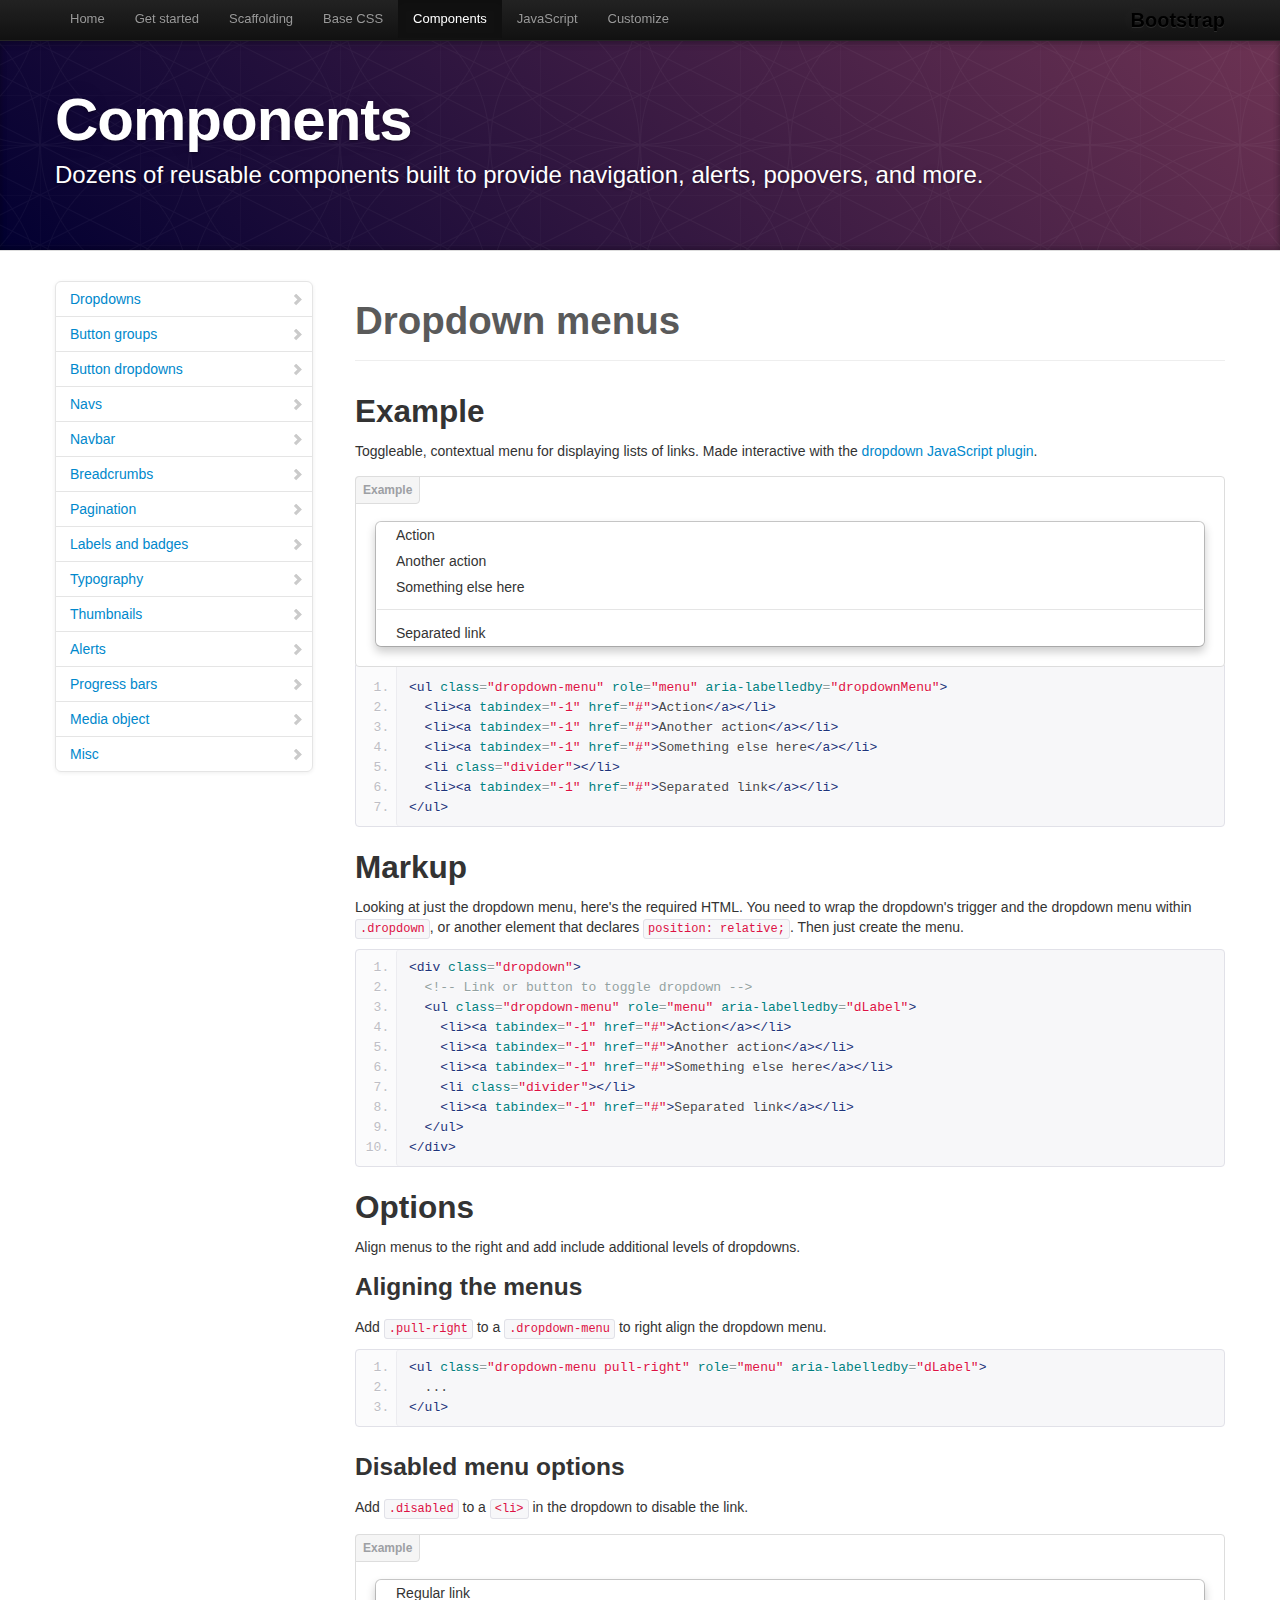
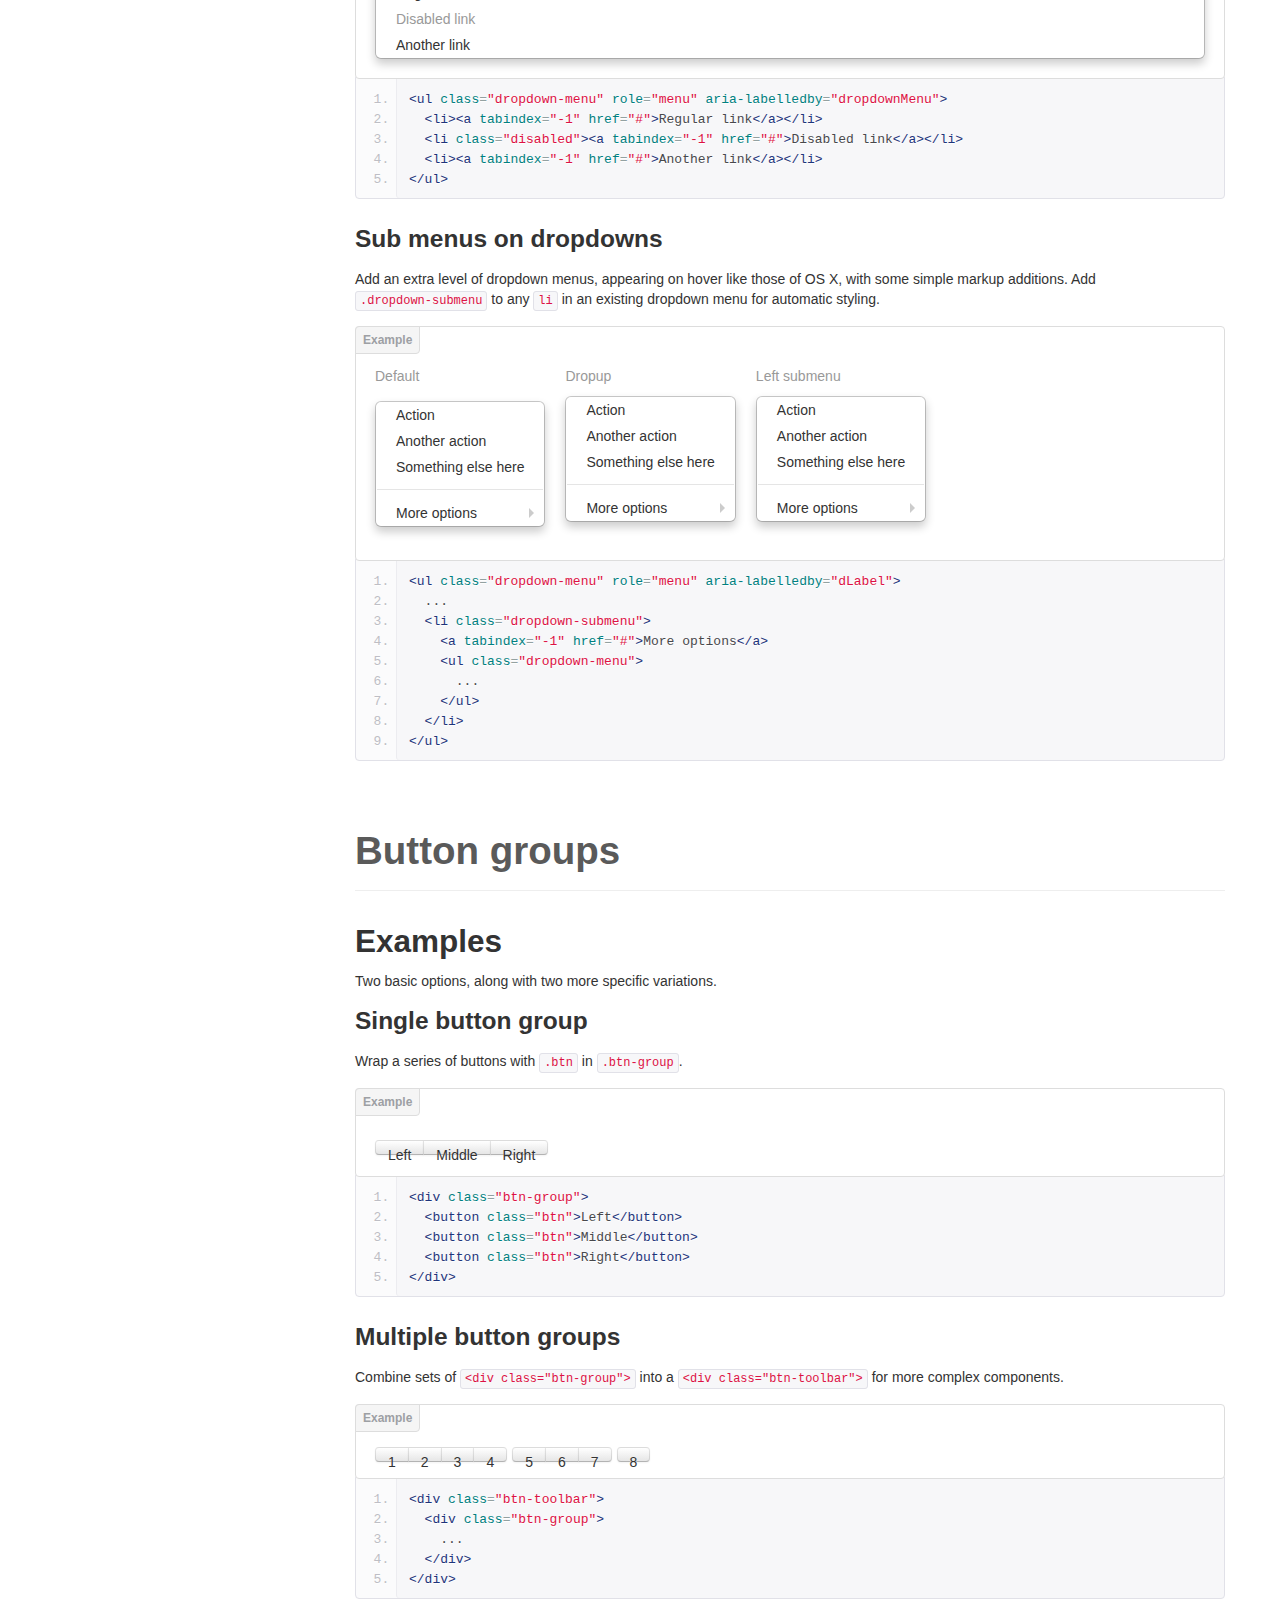
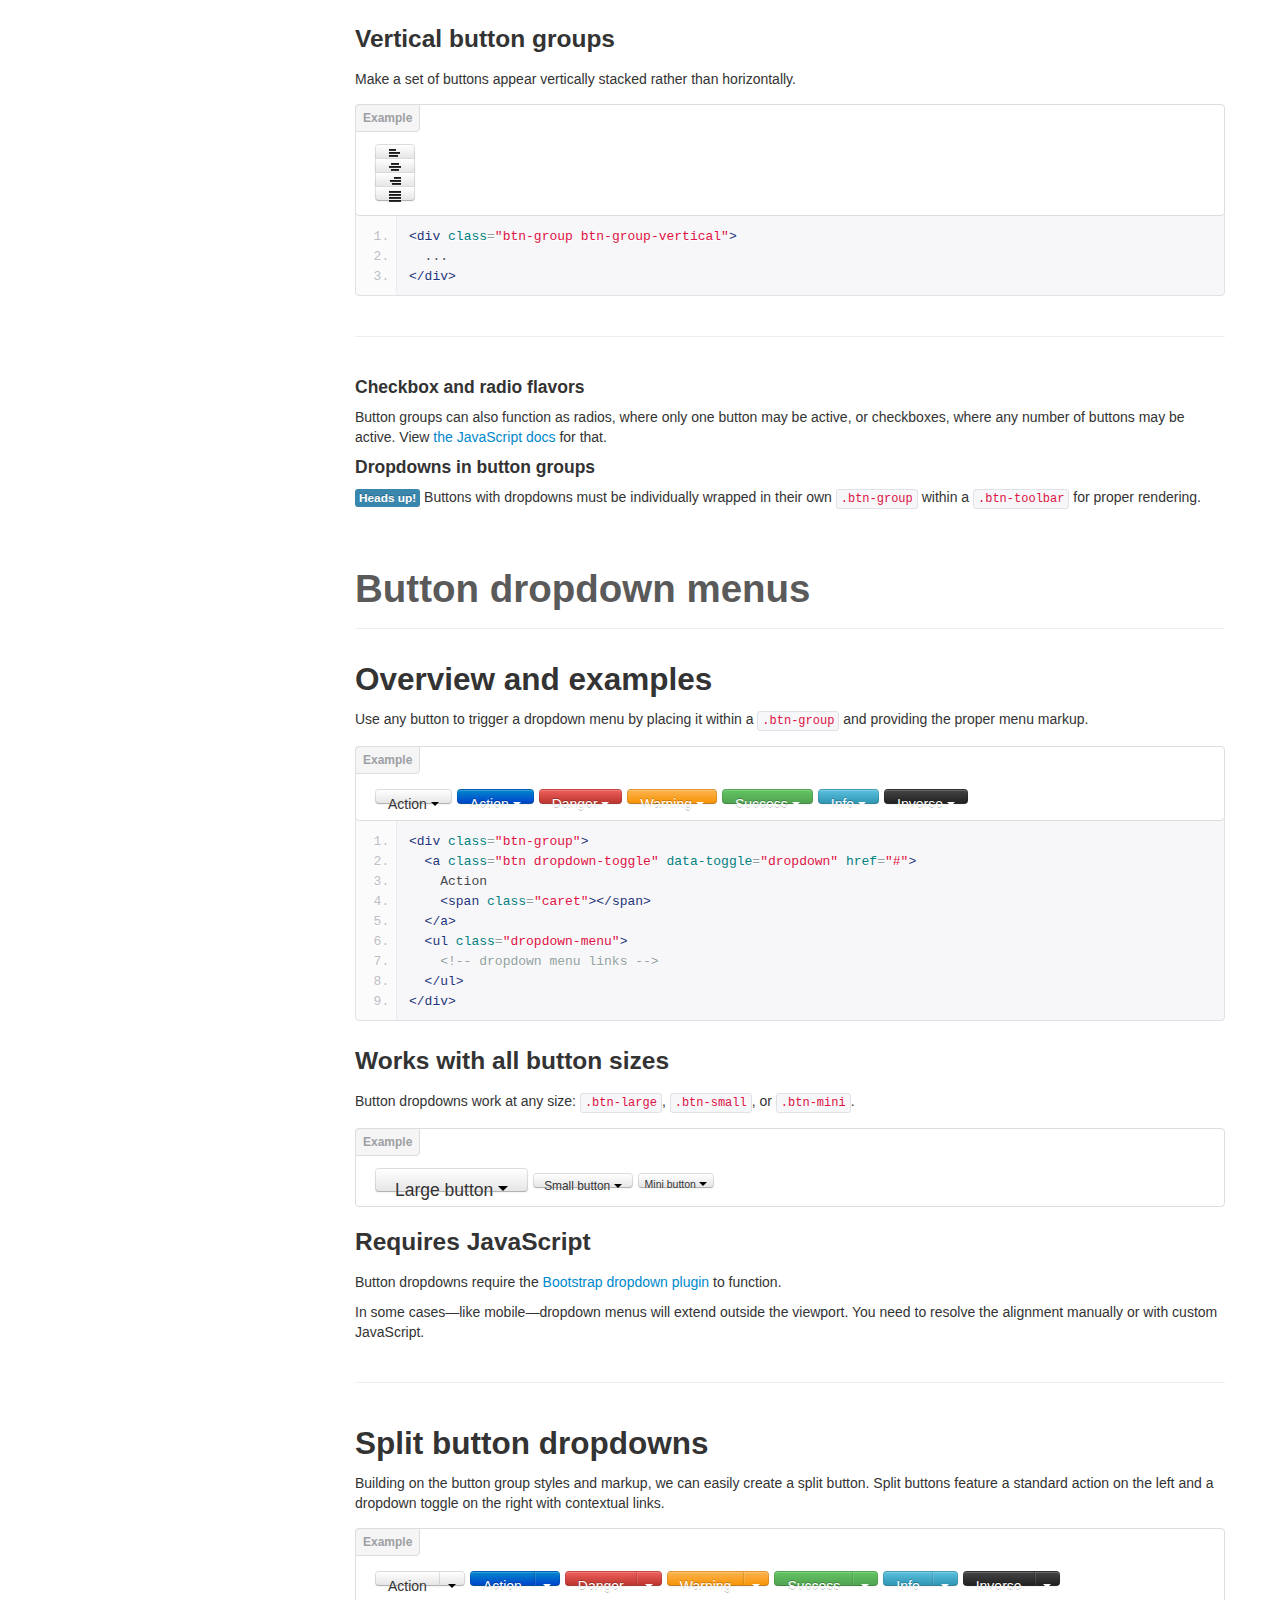
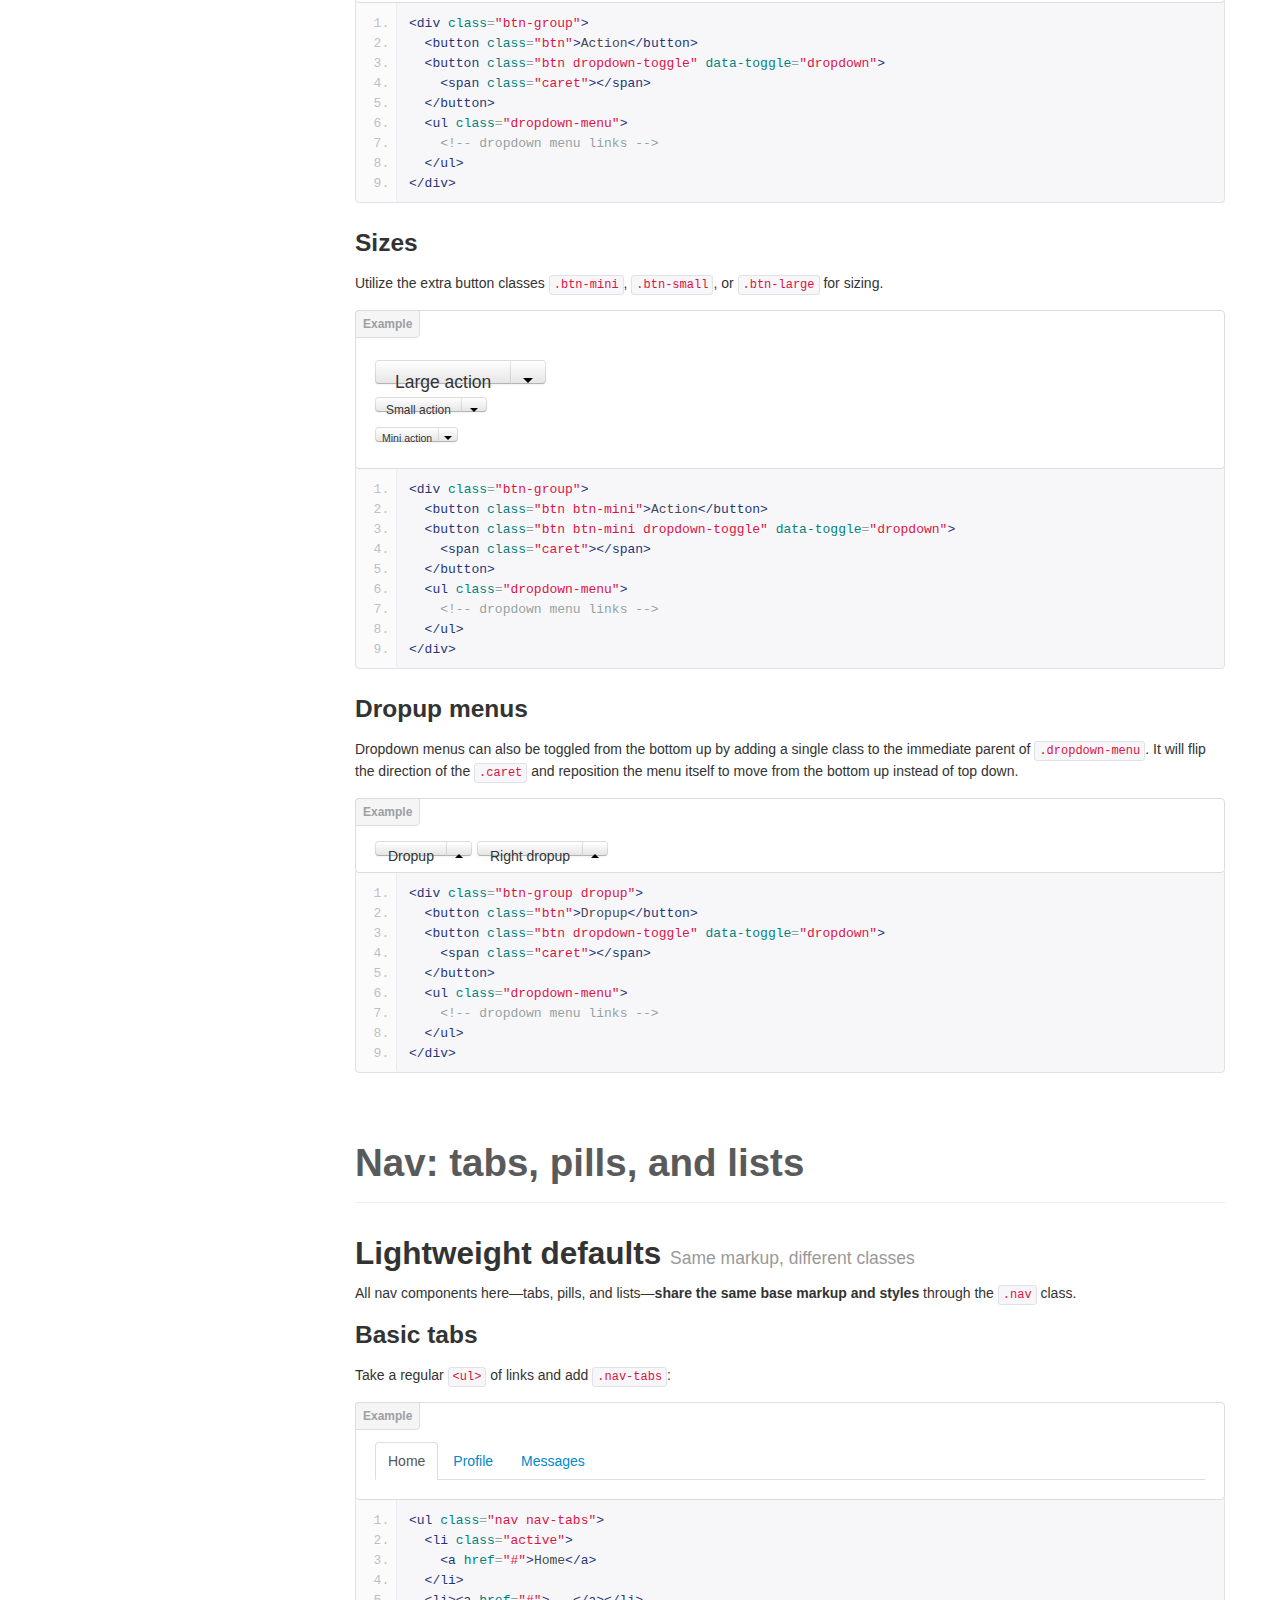
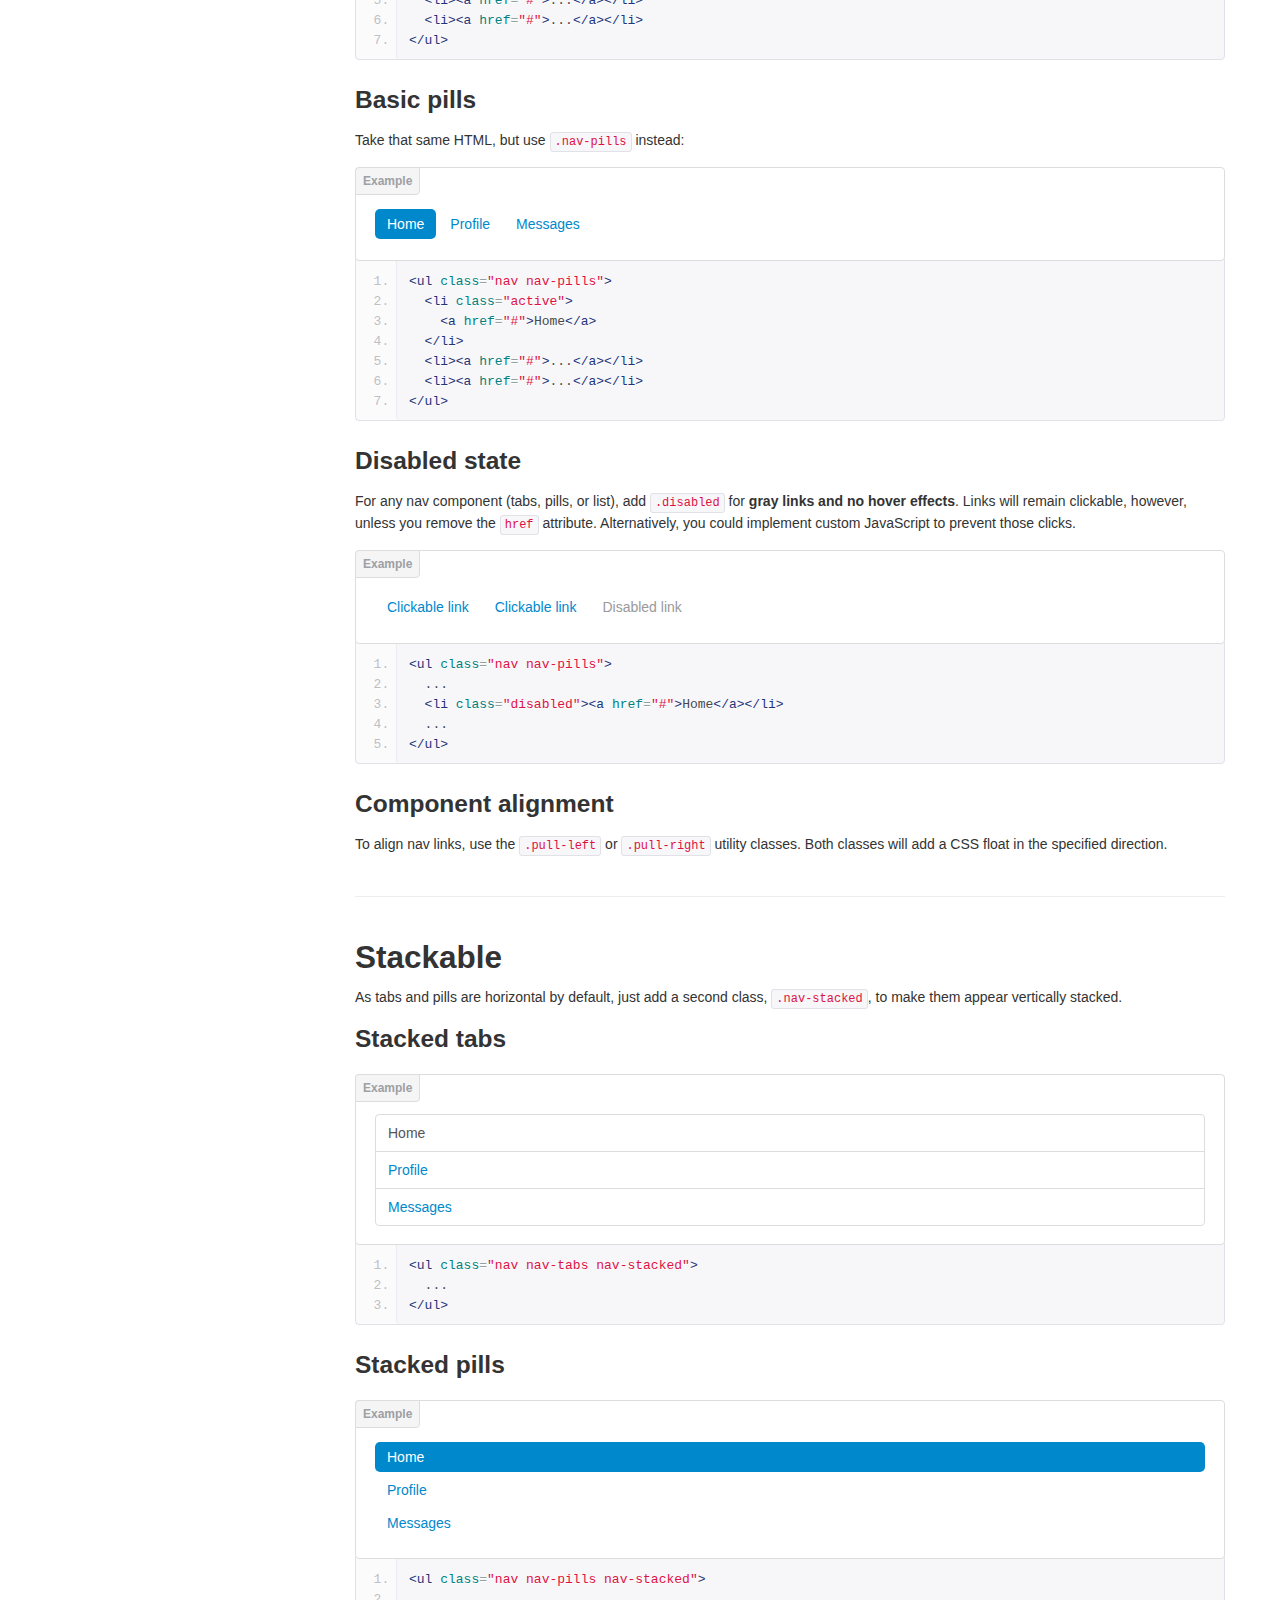
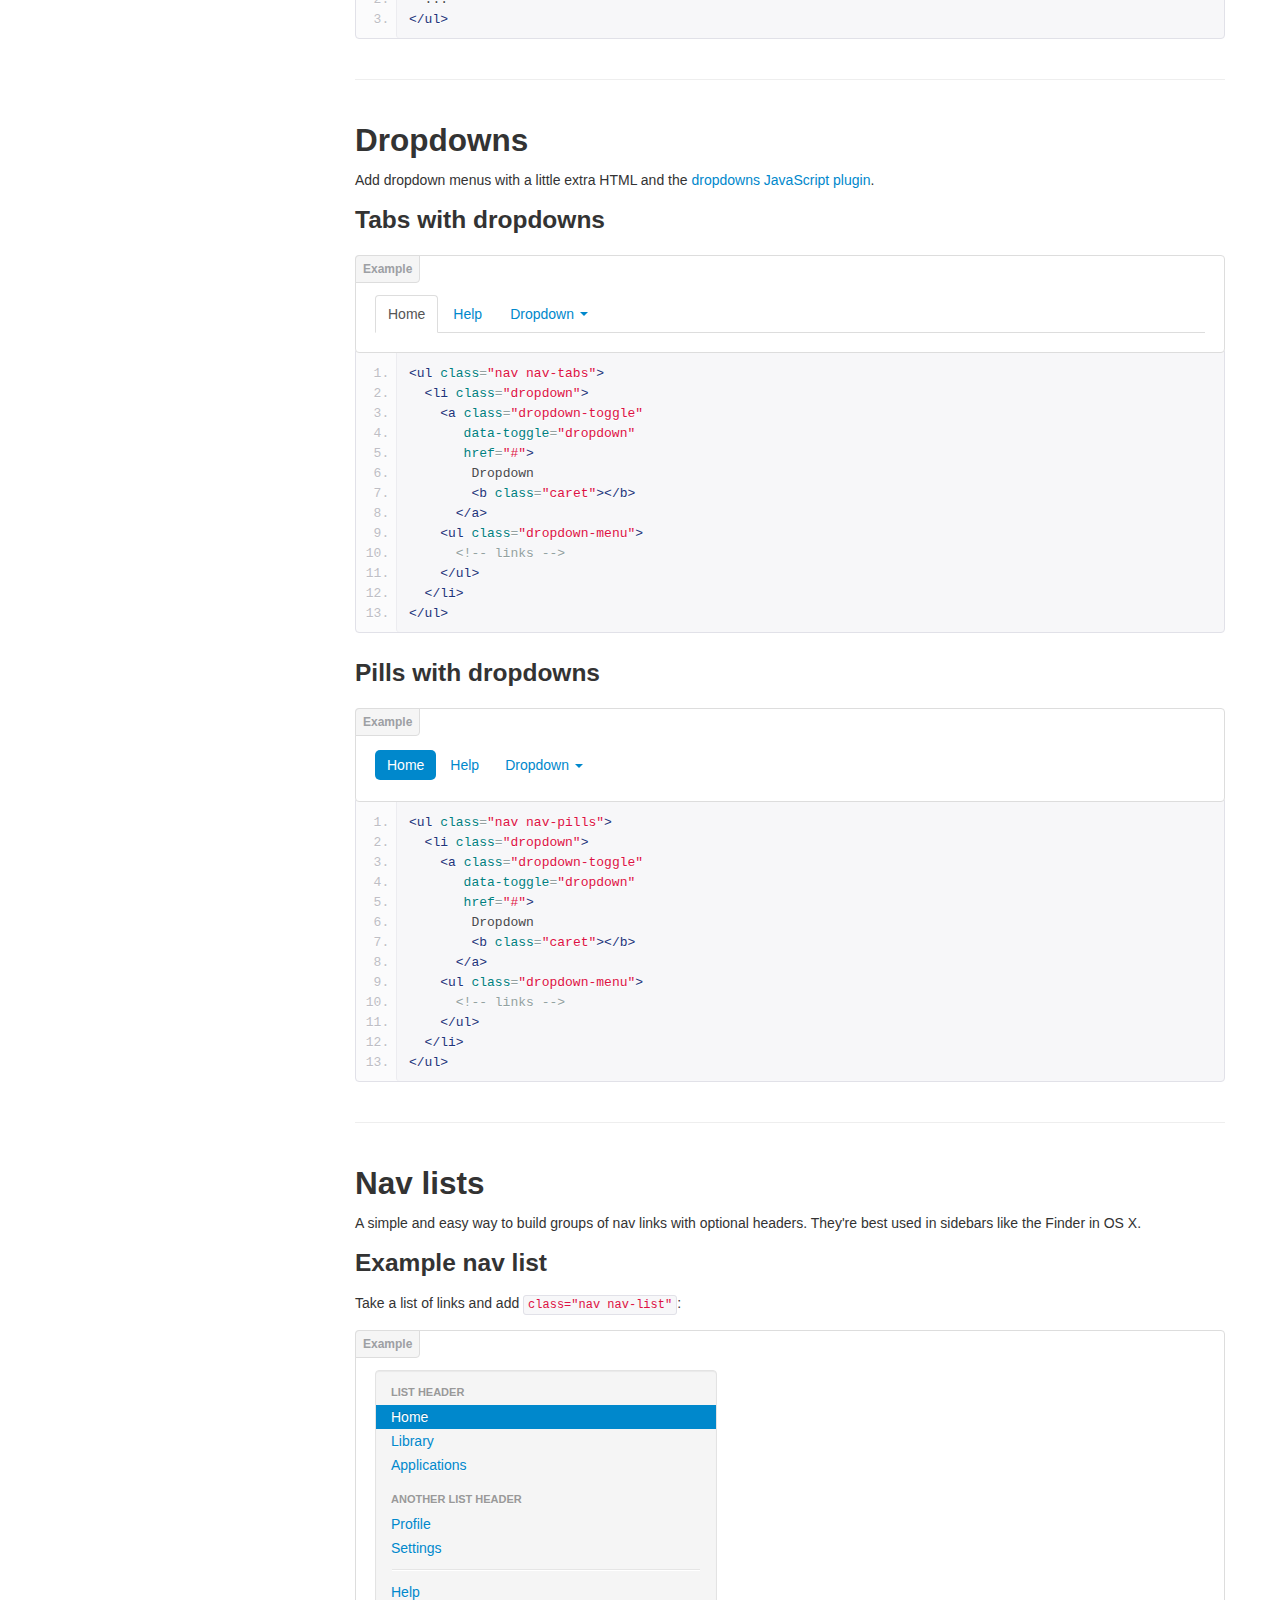
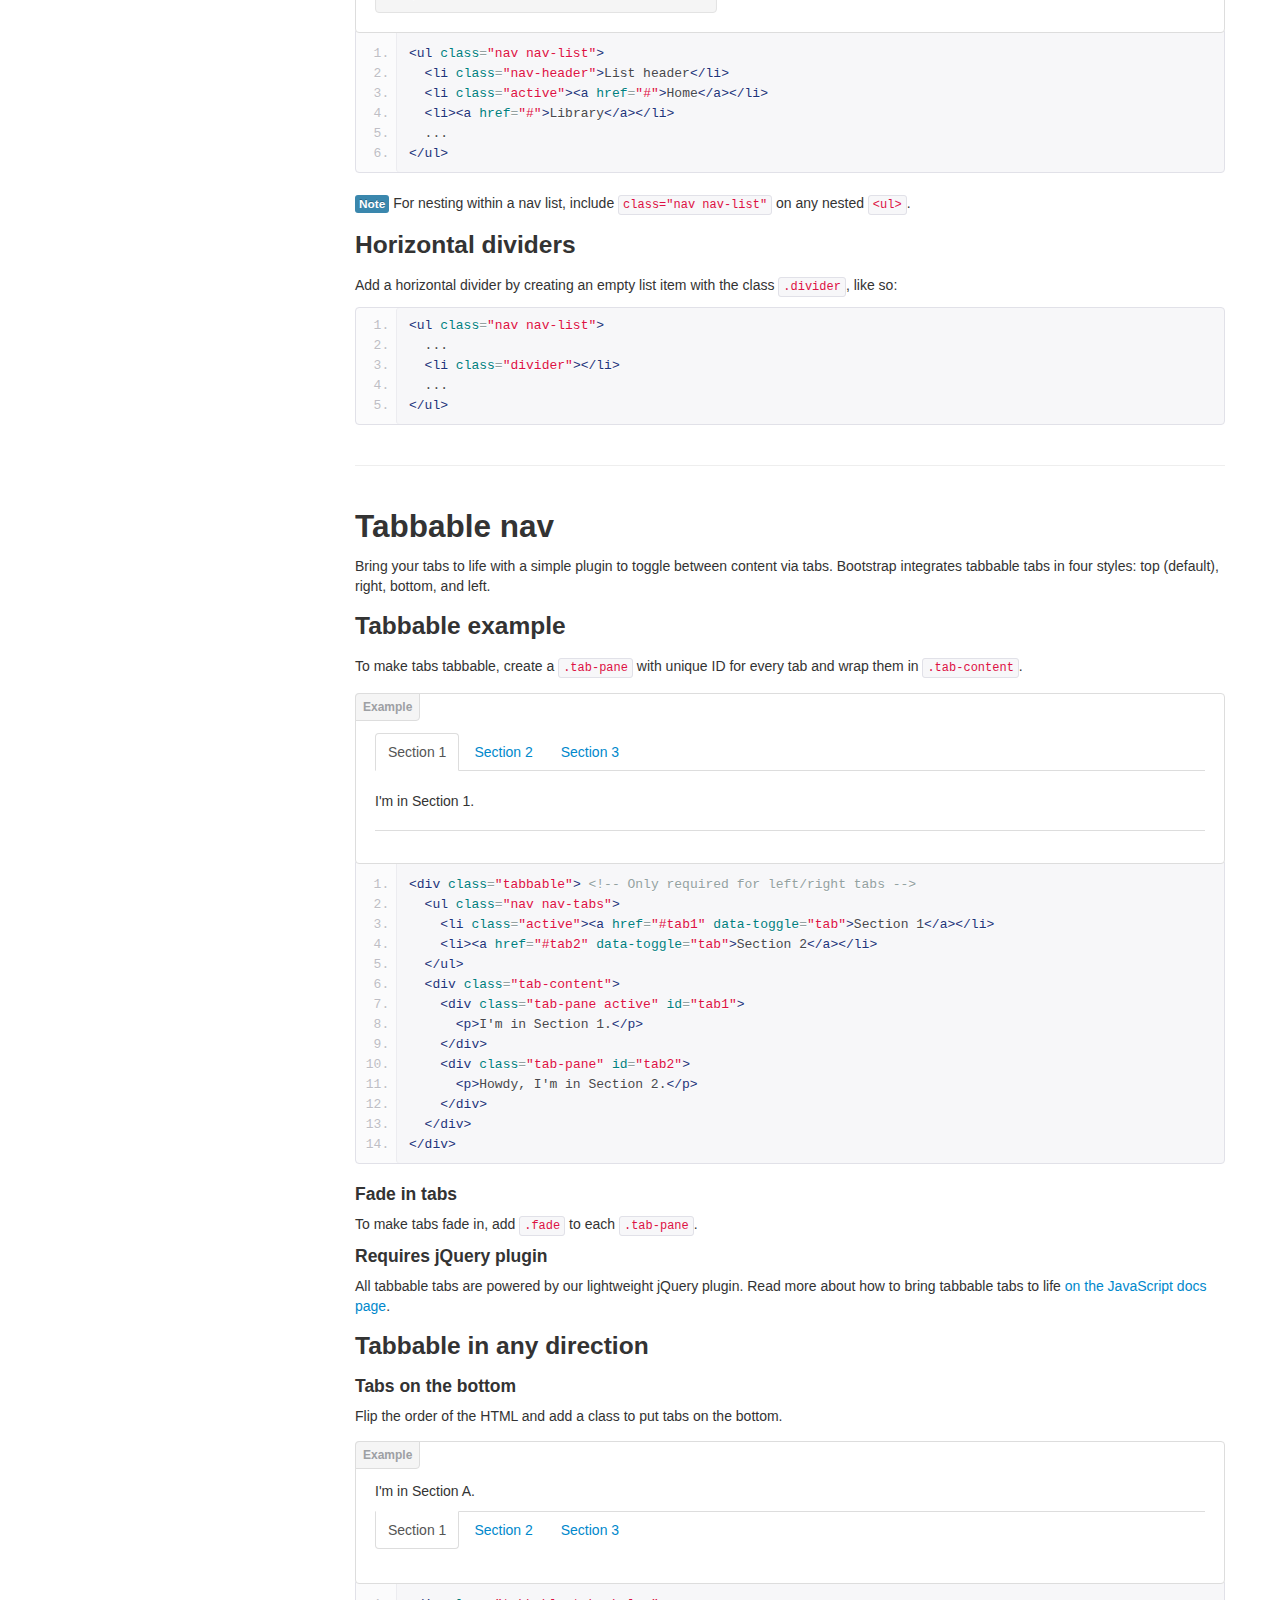
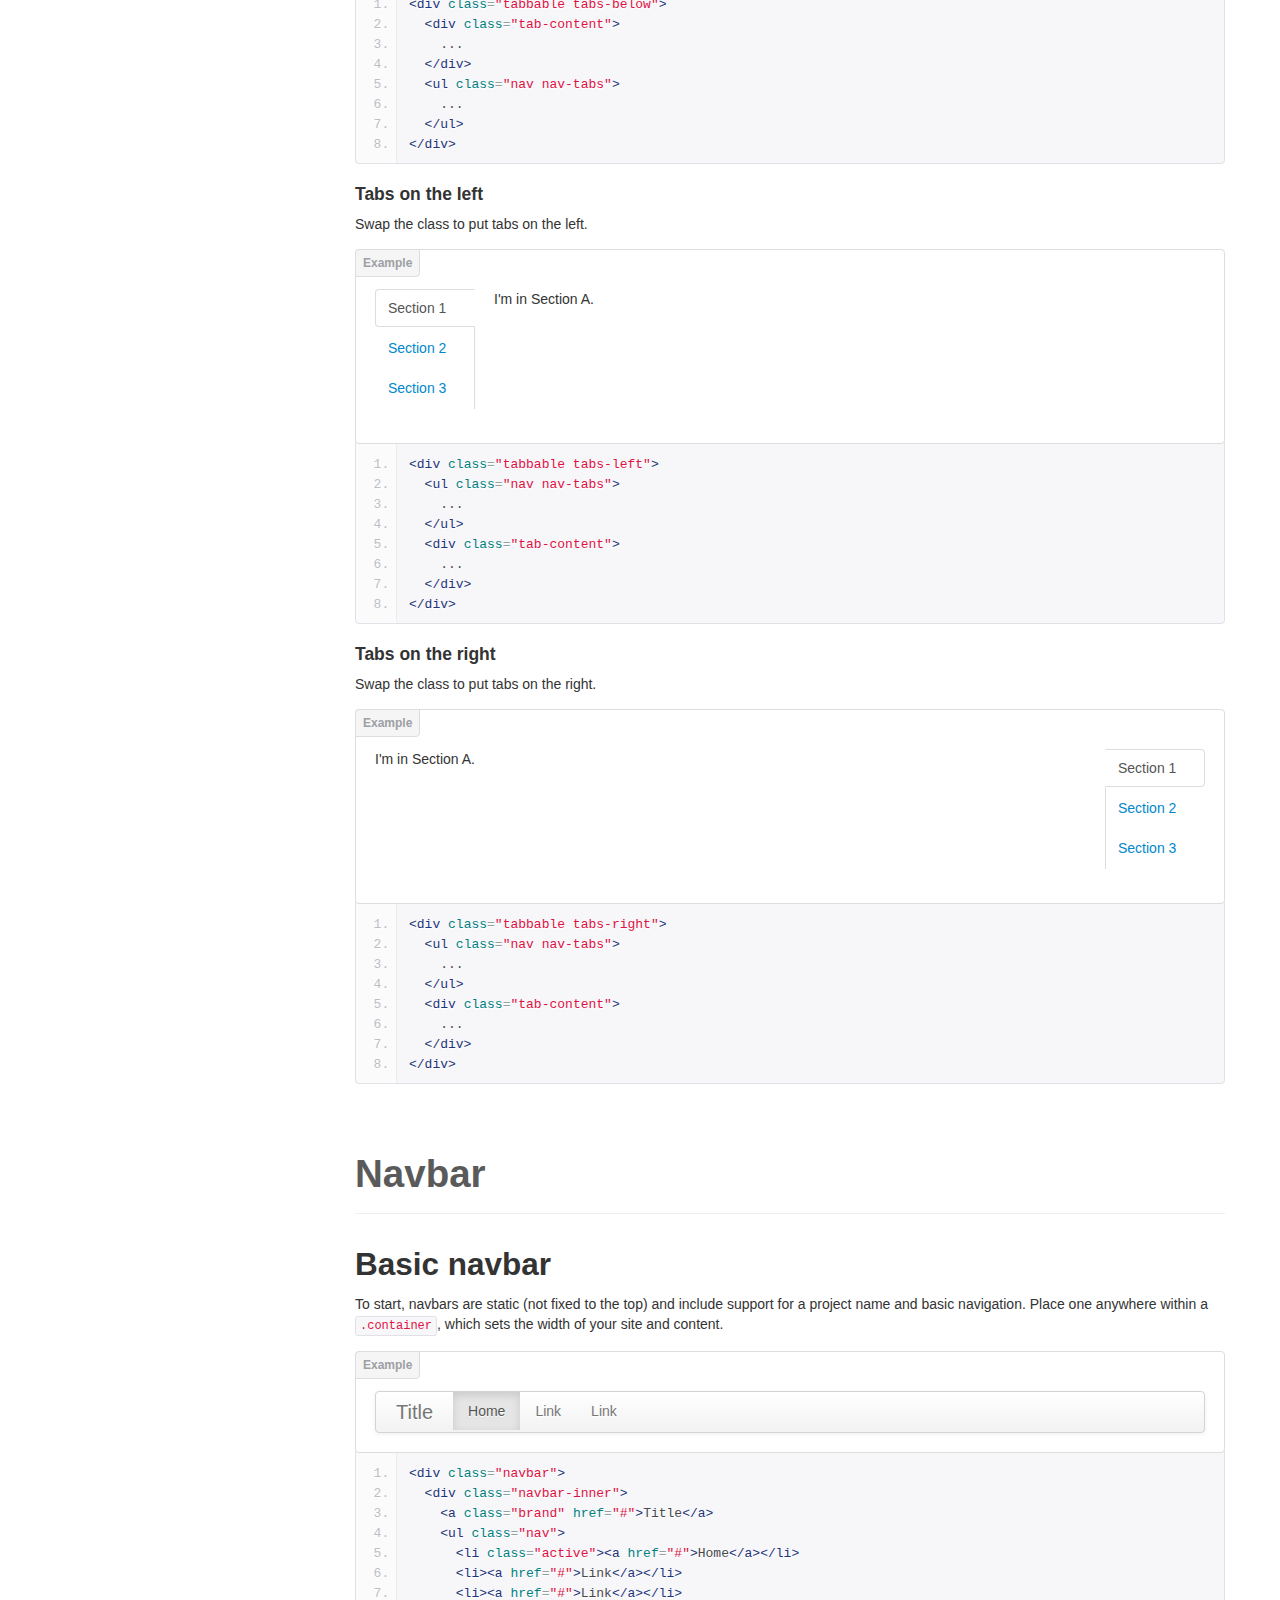
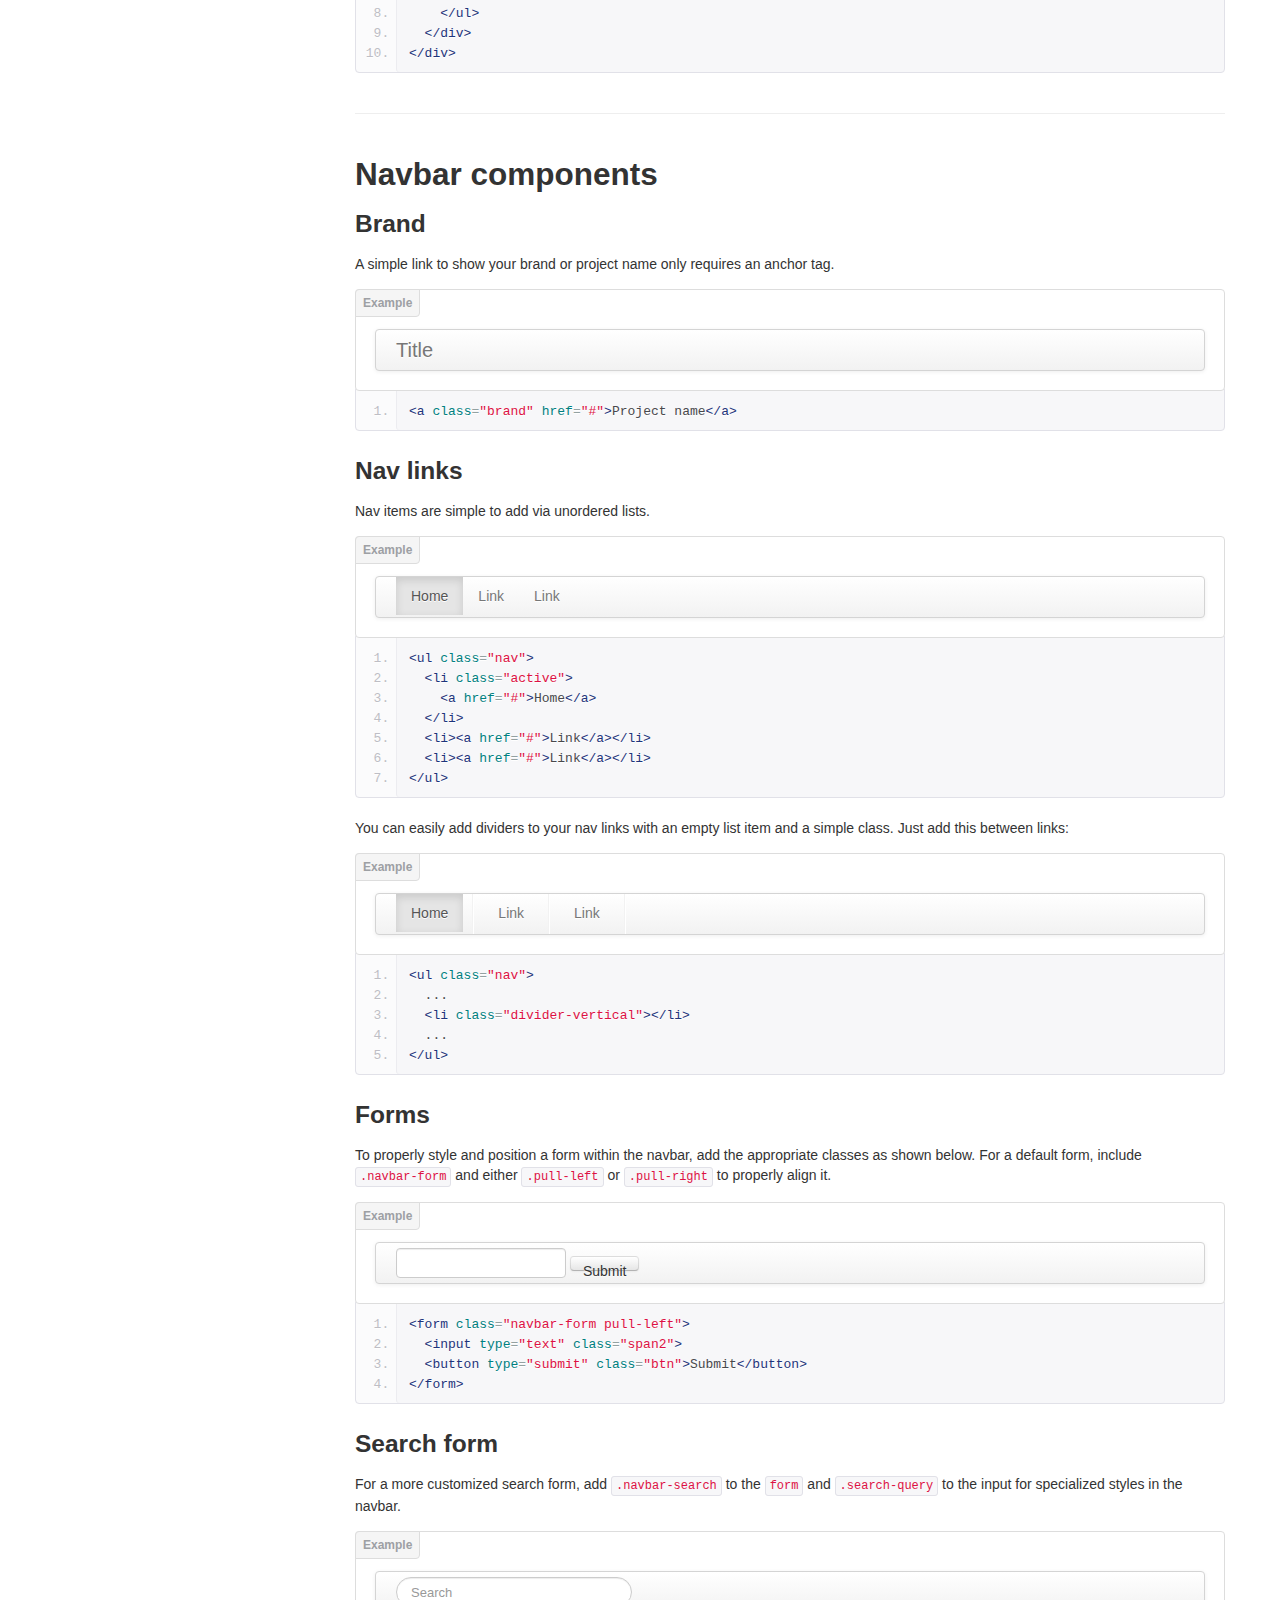
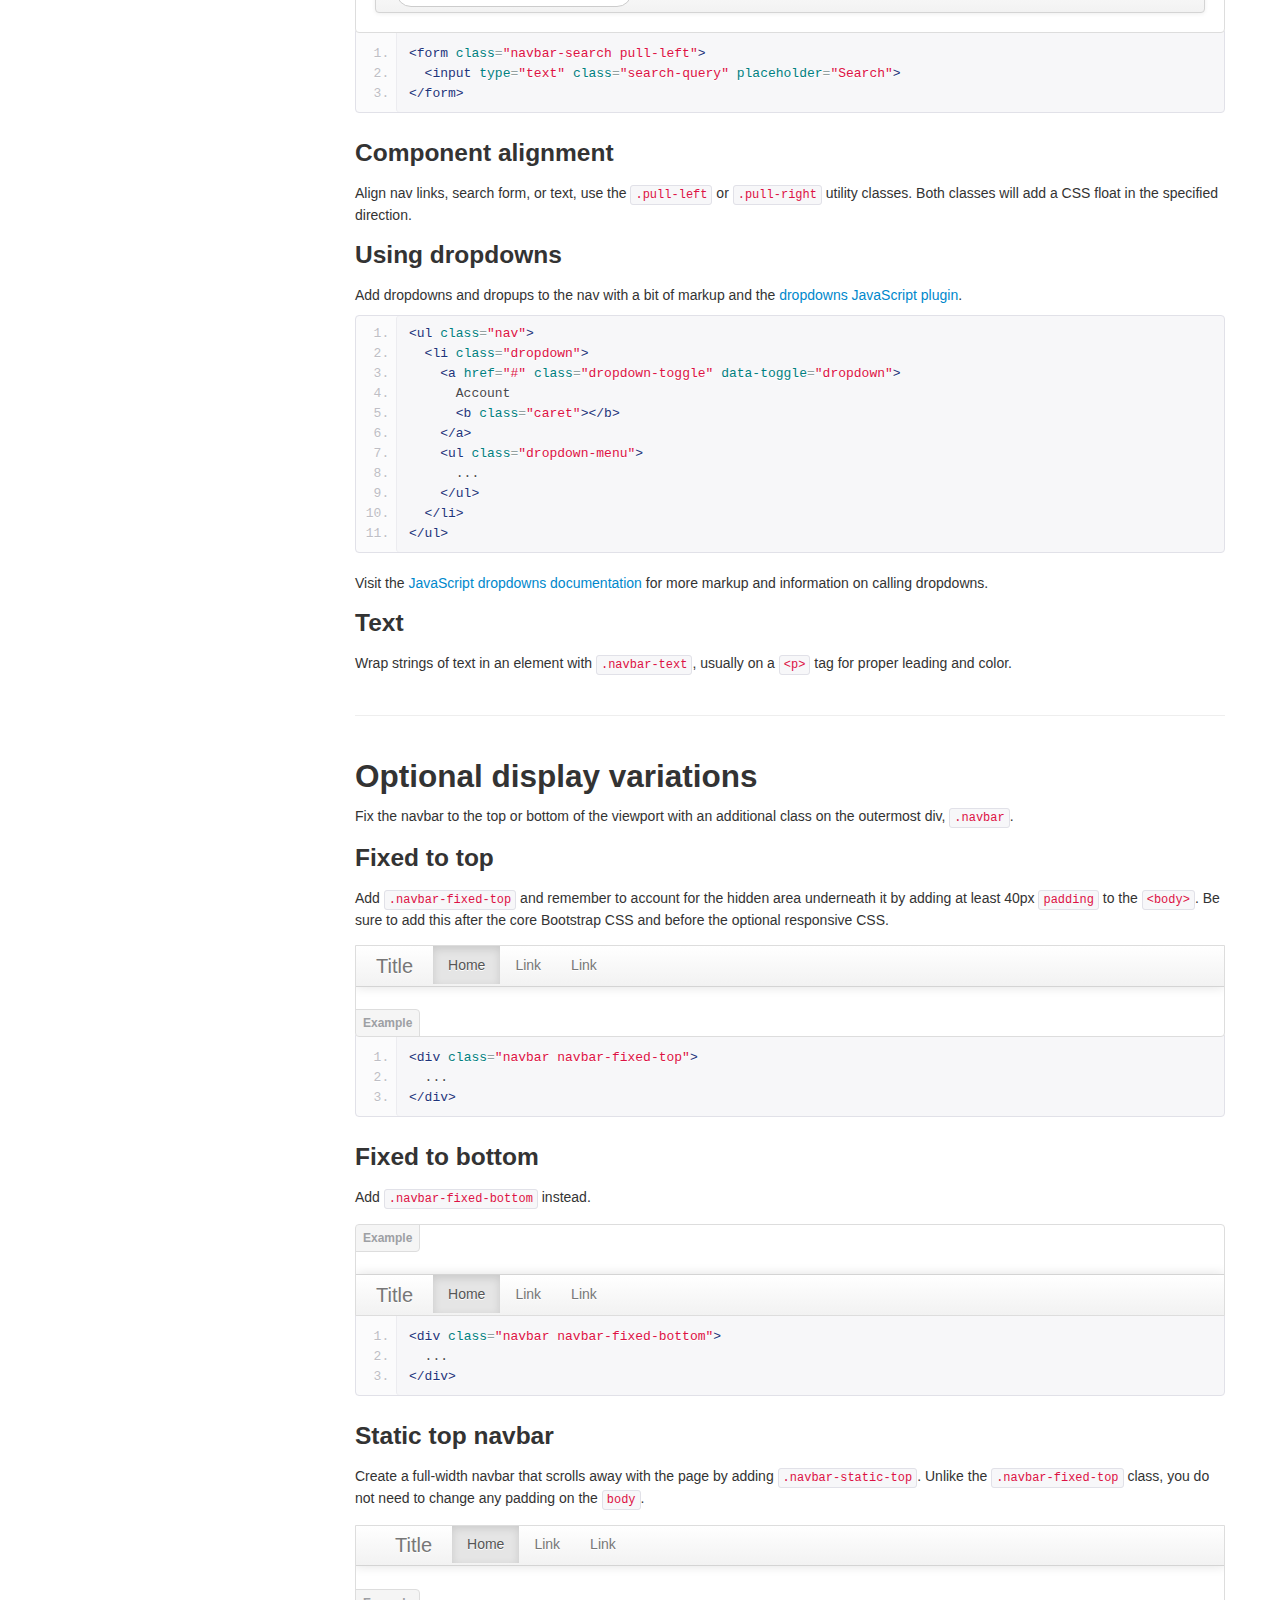
<file: public/bootstrap/docs/components.html>
<!DOCTYPE html>
<html lang="en">
  <head>
    <meta charset="utf-8">
    <title>Components · Bootstrap</title>
    <meta name="viewport" content="width=device-width, initial-scale=1.0">
    <meta name="description" content="">
    <meta name="author" content="">

    <!-- Le styles -->
    <link href="assets/css/bootstrap.css" rel="stylesheet">
    <link href="assets/css/bootstrap-responsive.css" rel="stylesheet">
    <link href="assets/css/docs.css" rel="stylesheet">
    <link href="assets/js/google-code-prettify/prettify.css" rel="stylesheet">

    <!-- Le HTML5 shim, for IE6-8 support of HTML5 elements -->
    <!--[if lt IE 9]>
      <script src="assets/js/html5shiv.js"></script>
    <![endif]-->

    <!-- Le fav and touch icons -->
    <link rel="apple-touch-icon-precomposed" sizes="144x144" href="assets/ico/apple-touch-icon-144-precomposed.png">
    <link rel="apple-touch-icon-precomposed" sizes="114x114" href="assets/ico/apple-touch-icon-114-precomposed.png">
      <link rel="apple-touch-icon-precomposed" sizes="72x72" href="assets/ico/apple-touch-icon-72-precomposed.png">
                    <link rel="apple-touch-icon-precomposed" href="assets/ico/apple-touch-icon-57-precomposed.png">
                                   <link rel="shortcut icon" href="assets/ico/favicon.png">

    <script type="text/javascript">
      var _gaq = _gaq || [];
      _gaq.push(['_setAccount', 'UA-146052-10']);
      _gaq.push(['_trackPageview']);
      (function() {
        var ga = document.createElement('script'); ga.type = 'text/javascript'; ga.async = true;
        ga.src = ('https:' == document.location.protocol ? 'https://ssl' : 'http://www') + '.google-analytics.com/ga.js';
        var s = document.getElementsByTagName('script')[0]; s.parentNode.insertBefore(ga, s);
      })();
    </script>
  </head>

  <body data-spy="scroll" data-target=".bs-docs-sidebar">

    <!-- Navbar
    ================================================== -->
    <div class="navbar navbar-inverse navbar-fixed-top">
      <div class="navbar-inner">
        <div class="container">
          <button type="button" class="btn btn-navbar" data-toggle="collapse" data-target=".nav-collapse">
            <span class="icon-bar"></span>
            <span class="icon-bar"></span>
            <span class="icon-bar"></span>
          </button>
          <a class="brand" href="./index.html">Bootstrap</a>
          <div class="nav-collapse collapse">
            <ul class="nav">
              <li class="">
                <a href="./index.html">Home</a>
              </li>
              <li class="">
                <a href="./getting-started.html">Get started</a>
              </li>
              <li class="">
                <a href="./scaffolding.html">Scaffolding</a>
              </li>
              <li class="">
                <a href="./base-css.html">Base CSS</a>
              </li>
              <li class="active">
                <a href="./components.html">Components</a>
              </li>
              <li class="">
                <a href="./javascript.html">JavaScript</a>
              </li>
              <li class="">
                <a href="./customize.html">Customize</a>
              </li>
            </ul>
          </div>
        </div>
      </div>
    </div>

<!-- Subhead
================================================== -->
<header class="jumbotron subhead" id="overview">
  <div class="container">
    <h1>Components</h1>
    <p class="lead">Dozens of reusable components built to provide navigation, alerts, popovers, and more.</p>
  </div>
</header>


  <div class="container">

    <!-- Docs nav
    ================================================== -->
    <div class="row">
      <div class="span3 bs-docs-sidebar">
        <ul class="nav nav-list bs-docs-sidenav">
          <li><a href="#dropdowns"><i class="icon-chevron-right"></i> Dropdowns</a></li>
          <li><a href="#buttonGroups"><i class="icon-chevron-right"></i> Button groups</a></li>
          <li><a href="#buttonDropdowns"><i class="icon-chevron-right"></i> Button dropdowns</a></li>
          <li><a href="#navs"><i class="icon-chevron-right"></i> Navs</a></li>
          <li><a href="#navbar"><i class="icon-chevron-right"></i> Navbar</a></li>
          <li><a href="#breadcrumbs"><i class="icon-chevron-right"></i> Breadcrumbs</a></li>
          <li><a href="#pagination"><i class="icon-chevron-right"></i> Pagination</a></li>
          <li><a href="#labels-badges"><i class="icon-chevron-right"></i> Labels and badges</a></li>
          <li><a href="#typography"><i class="icon-chevron-right"></i> Typography</a></li>
          <li><a href="#thumbnails"><i class="icon-chevron-right"></i> Thumbnails</a></li>
          <li><a href="#alerts"><i class="icon-chevron-right"></i> Alerts</a></li>
          <li><a href="#progress"><i class="icon-chevron-right"></i> Progress bars</a></li>
          <li><a href="#media"><i class="icon-chevron-right"></i> Media object</a></li>
          <li><a href="#misc"><i class="icon-chevron-right"></i> Misc</a></li>
        </ul>
      </div>
      <div class="span9">



        <!-- Dropdowns
        ================================================== -->
        <section id="dropdowns">
          <div class="page-header">
            <h1>Dropdown menus</h1>
          </div>

          <h2>Example</h2>
          <p>Toggleable, contextual menu for displaying lists of links. Made interactive with the <a href="./javascript.html#dropdowns">dropdown JavaScript plugin</a>.</p>
          <div class="bs-docs-example">
            <div class="dropdown clearfix">
              <ul class="dropdown-menu" role="menu" aria-labelledby="dropdownMenu" style="display: block; position: static; margin-bottom: 5px; *width: 180px;">
                <li><a tabindex="-1" href="#">Action</a></li>
                <li><a tabindex="-1" href="#">Another action</a></li>
                <li><a tabindex="-1" href="#">Something else here</a></li>
                <li class="divider"></li>
                <li><a tabindex="-1" href="#">Separated link</a></li>
              </ul>
            </div>
          </div>
<pre class="prettyprint linenums">
&lt;ul class="dropdown-menu" role="menu" aria-labelledby="dropdownMenu"&gt;
  &lt;li&gt;&lt;a tabindex="-1" href="#"&gt;Action&lt;/a&gt;&lt;/li&gt;
  &lt;li&gt;&lt;a tabindex="-1" href="#"&gt;Another action&lt;/a&gt;&lt;/li&gt;
  &lt;li&gt;&lt;a tabindex="-1" href="#"&gt;Something else here&lt;/a&gt;&lt;/li&gt;
  &lt;li class="divider"&gt;&lt;/li&gt;
  &lt;li&gt;&lt;a tabindex="-1" href="#"&gt;Separated link&lt;/a&gt;&lt;/li&gt;
&lt;/ul&gt;
</pre>

          <h2>Markup</h2>
          <p>Looking at just the dropdown menu, here's the required HTML. You need to wrap the dropdown's trigger and the dropdown menu within <code>.dropdown</code>, or another element that declares <code>position: relative;</code>. Then just create the menu.</p>

<pre class="prettyprint linenums">
&lt;div class="dropdown"&gt;
  &lt;!-- Link or button to toggle dropdown --&gt;
  &lt;ul class="dropdown-menu" role="menu" aria-labelledby="dLabel"&gt;
    &lt;li&gt;&lt;a tabindex="-1" href="#"&gt;Action&lt;/a&gt;&lt;/li&gt;
    &lt;li&gt;&lt;a tabindex="-1" href="#"&gt;Another action&lt;/a&gt;&lt;/li&gt;
    &lt;li&gt;&lt;a tabindex="-1" href="#"&gt;Something else here&lt;/a&gt;&lt;/li&gt;
    &lt;li class="divider"&gt;&lt;/li&gt;
    &lt;li&gt;&lt;a tabindex="-1" href="#"&gt;Separated link&lt;/a&gt;&lt;/li&gt;
  &lt;/ul&gt;
&lt;/div&gt;
</pre>

          <h2>Options</h2>
          <p>Align menus to the right and add include additional levels of dropdowns.</p>

          <h3>Aligning the menus</h3>
          <p>Add <code>.pull-right</code> to a <code>.dropdown-menu</code> to right align the dropdown menu.</p>
<pre class="prettyprint linenums">
&lt;ul class="dropdown-menu pull-right" role="menu" aria-labelledby="dLabel"&gt;
  ...
&lt;/ul&gt;
</pre>

          <h3>Disabled menu options</h3>
          <p>Add <code>.disabled</code> to a <code>&lt;li&gt;</code> in the dropdown to disable the link.</p>
          <div class="bs-docs-example">
            <div class="dropdown clearfix">
              <ul class="dropdown-menu" role="menu" aria-labelledby="dropdownMenu" style="display: block; position: static; margin-bottom: 5px; *width: 180px;">
                <li><a tabindex="-1" href="#">Regular link</a></li>
                <li class="disabled"><a tabindex="-1" href="#">Disabled link</a></li>
                <li><a tabindex="-1" href="#">Another link</a></li>
              </ul>
            </div>
          </div>
<pre class="prettyprint linenums">
&lt;ul class="dropdown-menu" role="menu" aria-labelledby="dropdownMenu"&gt;
  &lt;li&gt;&lt;a tabindex="-1" href="#"&gt;Regular link&lt;/a&gt;&lt;/li&gt;
  &lt;li class="disabled"&gt;&lt;a tabindex="-1" href="#"&gt;Disabled link&lt;/a&gt;&lt;/li&gt;
  &lt;li&gt;&lt;a tabindex="-1" href="#"&gt;Another link&lt;/a&gt;&lt;/li&gt;
&lt;/ul&gt;
</pre>

          <h3>Sub menus on dropdowns</h3>
          <p>Add an extra level of dropdown menus, appearing on hover like those of OS X, with some simple markup additions. Add <code>.dropdown-submenu</code> to any <code>li</code> in an existing dropdown menu for automatic styling.</p>
          <div class="bs-docs-example bs-docs-example-submenus">

            <div class="pull-left">
              <p class="muted">Default</p>
              <div class="dropdown clearfix">
                <ul class="dropdown-menu" role="menu" aria-labelledby="dropdownMenu">
                  <li><a tabindex="-1" href="#">Action</a></li>
                  <li><a tabindex="-1" href="#">Another action</a></li>
                  <li><a tabindex="-1" href="#">Something else here</a></li>
                  <li class="divider"></li>
                  <li class="dropdown-submenu">
                    <a tabindex="-1" href="#">More options</a>
                    <ul class="dropdown-menu">
                      <li><a tabindex="-1" href="#">Second level link</a></li>
                      <li><a tabindex="-1" href="#">Second level link</a></li>
                      <li><a tabindex="-1" href="#">Second level link</a></li>
                      <li><a tabindex="-1" href="#">Second level link</a></li>
                      <li><a tabindex="-1" href="#">Second level link</a></li>
                    </ul>
                  </li>
                </ul>
              </div>
            </div>

            <div class="pull-left">
              <p class="muted">Dropup</p>
              <div class="dropup">
                <ul class="dropdown-menu" role="menu" aria-labelledby="dropdownMenu">
                  <li><a tabindex="-1" href="#">Action</a></li>
                  <li><a tabindex="-1" href="#">Another action</a></li>
                  <li><a tabindex="-1" href="#">Something else here</a></li>
                  <li class="divider"></li>
                  <li class="dropdown-submenu">
                    <a tabindex="-1" href="#">More options</a>
                    <ul class="dropdown-menu">
                      <li><a tabindex="-1" href="#">Second level link</a></li>
                      <li><a tabindex="-1" href="#">Second level link</a></li>
                      <li><a tabindex="-1" href="#">Second level link</a></li>
                      <li><a tabindex="-1" href="#">Second level link</a></li>
                      <li><a tabindex="-1" href="#">Second level link</a></li>
                    </ul>
                  </li>
                </ul>
              </div>
            </div>

            <div class="pull-left">
              <p class="muted">Left submenu</p>
              <div class="dropdown">
                <ul class="dropdown-menu" role="menu" aria-labelledby="dropdownMenu">
                  <li><a tabindex="-1" href="#">Action</a></li>
                  <li><a tabindex="-1" href="#">Another action</a></li>
                  <li><a tabindex="-1" href="#">Something else here</a></li>
                  <li class="divider"></li>
                  <li class="dropdown-submenu pull-left">
                    <a tabindex="-1" href="#">More options</a>
                    <ul class="dropdown-menu">
                      <li><a tabindex="-1" href="#">Second level link</a></li>
                      <li><a tabindex="-1" href="#">Second level link</a></li>
                      <li><a tabindex="-1" href="#">Second level link</a></li>
                      <li><a tabindex="-1" href="#">Second level link</a></li>
                      <li><a tabindex="-1" href="#">Second level link</a></li>
                    </ul>
                  </li>
                </ul>
              </div>
            </div>

          </div>
<pre class="prettyprint linenums">
&lt;ul class="dropdown-menu" role="menu" aria-labelledby="dLabel"&gt;
  ...
  &lt;li class="dropdown-submenu"&gt;
    &lt;a tabindex="-1" href="#"&gt;More options&lt;/a&gt;
    &lt;ul class="dropdown-menu"&gt;
      ...
    &lt;/ul&gt;
  &lt;/li&gt;
&lt;/ul&gt;
</pre>

        </section>




        <!-- Button Groups
        ================================================== -->
        <section id="buttonGroups">
          <div class="page-header">
            <h1>Button groups</h1>
          </div>

          <h2>Examples</h2>
          <p>Two basic options, along with two more specific variations.</p>

          <h3>Single button group</h3>
          <p>Wrap a series of buttons with <code>.btn</code> in <code>.btn-group</code>.</p>
          <div class="bs-docs-example">
            <div class="btn-group" style="margin: 9px 0 5px;">
              <button class="btn">Left</button>
              <button class="btn">Middle</button>
              <button class="btn">Right</button>
            </div>
          </div>
<pre class="prettyprint linenums">
&lt;div class="btn-group"&gt;
  &lt;button class="btn"&gt;Left&lt;/button&gt;
  &lt;button class="btn"&gt;Middle&lt;/button&gt;
  &lt;button class="btn"&gt;Right&lt;/button&gt;
&lt;/div&gt;
</pre>

          <h3>Multiple button groups</h3>
          <p>Combine sets of <code>&lt;div class="btn-group"&gt;</code> into a <code>&lt;div class="btn-toolbar"&gt;</code> for more complex components.</p>
          <div class="bs-docs-example">
            <div class="btn-toolbar" style="margin: 0;">
              <div class="btn-group">
                <button class="btn">1</button>
                <button class="btn">2</button>
                <button class="btn">3</button>
                <button class="btn">4</button>
              </div>
              <div class="btn-group">
                <button class="btn">5</button>
                <button class="btn">6</button>
                <button class="btn">7</button>
              </div>
              <div class="btn-group">
                <button class="btn">8</button>
              </div>
            </div>
          </div>
<pre class="prettyprint linenums">
&lt;div class="btn-toolbar"&gt;
  &lt;div class="btn-group"&gt;
    ...
  &lt;/div&gt;
&lt;/div&gt;
</pre>

          <h3>Vertical button groups</h3>
          <p>Make a set of buttons appear vertically stacked rather than horizontally.</p>
          <div class="bs-docs-example">
            <div class="btn-group btn-group-vertical">
              <button type="button" class="btn"><i class="icon-align-left"></i></button>
              <button type="button" class="btn"><i class="icon-align-center"></i></button>
              <button type="button" class="btn"><i class="icon-align-right"></i></button>
              <button type="button" class="btn"><i class="icon-align-justify"></i></button>
            </div>
          </div>
<pre class="prettyprint linenums">
&lt;div class="btn-group btn-group-vertical"&gt;
  ...
&lt;/div&gt;
</pre>


          <hr class="bs-docs-separator">


          <h4>Checkbox and radio flavors</h4>
          <p>Button groups can also function as radios, where only one button may be active, or checkboxes, where any number of buttons may be active. View <a href="./javascript.html#buttons">the JavaScript docs</a> for that.</p>

          <h4>Dropdowns in button groups</h4>
          <p><span class="label label-info">Heads up!</span> Buttons with dropdowns must be individually wrapped in their own <code>.btn-group</code> within a <code>.btn-toolbar</code> for proper rendering.</p>
        </section>



        <!-- Split button dropdowns
        ================================================== -->
        <section id="buttonDropdowns">
          <div class="page-header">
            <h1>Button dropdown menus</h1>
          </div>


          <h2>Overview and examples</h2>
          <p>Use any button to trigger a dropdown menu by placing it within a <code>.btn-group</code> and providing the proper menu markup.</p>
          <div class="bs-docs-example">
            <div class="btn-toolbar" style="margin: 0;">
              <div class="btn-group">
                <button class="btn dropdown-toggle" data-toggle="dropdown">Action <span class="caret"></span></button>
                <ul class="dropdown-menu">
                  <li><a href="#">Action</a></li>
                  <li><a href="#">Another action</a></li>
                  <li><a href="#">Something else here</a></li>
                  <li class="divider"></li>
                  <li><a href="#">Separated link</a></li>
                </ul>
              </div><!-- /btn-group -->
              <div class="btn-group">
                <button class="btn btn-primary dropdown-toggle" data-toggle="dropdown">Action <span class="caret"></span></button>
                <ul class="dropdown-menu">
                  <li><a href="#">Action</a></li>
                  <li><a href="#">Another action</a></li>
                  <li><a href="#">Something else here</a></li>
                  <li class="divider"></li>
                  <li><a href="#">Separated link</a></li>
                </ul>
              </div><!-- /btn-group -->
              <div class="btn-group">
                <button class="btn btn-danger dropdown-toggle" data-toggle="dropdown">Danger <span class="caret"></span></button>
                <ul class="dropdown-menu">
                  <li><a href="#">Action</a></li>
                  <li><a href="#">Another action</a></li>
                  <li><a href="#">Something else here</a></li>
                  <li class="divider"></li>
                  <li><a href="#">Separated link</a></li>
                </ul>
              </div><!-- /btn-group -->
              <div class="btn-group">
                <button class="btn btn-warning dropdown-toggle" data-toggle="dropdown">Warning <span class="caret"></span></button>
                <ul class="dropdown-menu">
                  <li><a href="#">Action</a></li>
                  <li><a href="#">Another action</a></li>
                  <li><a href="#">Something else here</a></li>
                  <li class="divider"></li>
                  <li><a href="#">Separated link</a></li>
                </ul>
              </div><!-- /btn-group -->
              <div class="btn-group">
                <button class="btn btn-success dropdown-toggle" data-toggle="dropdown">Success <span class="caret"></span></button>
                <ul class="dropdown-menu">
                  <li><a href="#">Action</a></li>
                  <li><a href="#">Another action</a></li>
                  <li><a href="#">Something else here</a></li>
                  <li class="divider"></li>
                  <li><a href="#">Separated link</a></li>
                </ul>
              </div><!-- /btn-group -->
              <div class="btn-group">
                <button class="btn btn-info dropdown-toggle" data-toggle="dropdown">Info <span class="caret"></span></button>
                <ul class="dropdown-menu">
                  <li><a href="#">Action</a></li>
                  <li><a href="#">Another action</a></li>
                  <li><a href="#">Something else here</a></li>
                  <li class="divider"></li>
                  <li><a href="#">Separated link</a></li>
                </ul>
              </div><!-- /btn-group -->
              <div class="btn-group">
                <button class="btn btn-inverse dropdown-toggle" data-toggle="dropdown">Inverse <span class="caret"></span></button>
                <ul class="dropdown-menu">
                  <li><a href="#">Action</a></li>
                  <li><a href="#">Another action</a></li>
                  <li><a href="#">Something else here</a></li>
                  <li class="divider"></li>
                  <li><a href="#">Separated link</a></li>
                </ul>
              </div><!-- /btn-group -->
            </div><!-- /btn-toolbar -->
          </div>
<pre class="prettyprint linenums">
&lt;div class="btn-group"&gt;
  &lt;a class="btn dropdown-toggle" data-toggle="dropdown" href="#"&gt;
    Action
    &lt;span class="caret"&gt;&lt;/span&gt;
  &lt;/a&gt;
  &lt;ul class="dropdown-menu"&gt;
    &lt;!-- dropdown menu links --&gt;
  &lt;/ul&gt;
&lt;/div&gt;
</pre>

          <h3>Works with all button sizes</h3>
          <p>Button dropdowns work at any size:  <code>.btn-large</code>, <code>.btn-small</code>, or <code>.btn-mini</code>.</p>
          <div class="bs-docs-example">
            <div class="btn-toolbar" style="margin: 0;">
              <div class="btn-group">
                <button class="btn btn-large dropdown-toggle" data-toggle="dropdown">Large button <span class="caret"></span></button>
                <ul class="dropdown-menu">
                  <li><a href="#">Action</a></li>
                  <li><a href="#">Another action</a></li>
                  <li><a href="#">Something else here</a></li>
                  <li class="divider"></li>
                  <li><a href="#">Separated link</a></li>
                </ul>
              </div><!-- /btn-group -->
              <div class="btn-group">
                <button class="btn btn-small dropdown-toggle" data-toggle="dropdown">Small button <span class="caret"></span></button>
                <ul class="dropdown-menu">
                  <li><a href="#">Action</a></li>
                  <li><a href="#">Another action</a></li>
                  <li><a href="#">Something else here</a></li>
                  <li class="divider"></li>
                  <li><a href="#">Separated link</a></li>
                </ul>
              </div><!-- /btn-group -->
              <div class="btn-group">
                <button class="btn btn-mini dropdown-toggle" data-toggle="dropdown">Mini button <span class="caret"></span></button>
                <ul class="dropdown-menu">
                  <li><a href="#">Action</a></li>
                  <li><a href="#">Another action</a></li>
                  <li><a href="#">Something else here</a></li>
                  <li class="divider"></li>
                  <li><a href="#">Separated link</a></li>
                </ul>
              </div><!-- /btn-group -->
            </div><!-- /btn-toolbar -->
          </div>

          <h3>Requires JavaScript</h3>
          <p>Button dropdowns require the <a href="./javascript.html#dropdowns">Bootstrap dropdown plugin</a> to function.</p>
          <p>In some cases&mdash;like mobile&mdash;dropdown menus will extend outside the viewport. You need to resolve the alignment manually or with custom JavaScript.</p>


          <hr class="bs-docs-separator">


          <h2>Split button dropdowns</h2>
          <p>Building on the button group styles and markup, we can easily create a split button. Split buttons feature a standard action on the left and a dropdown toggle on the right with contextual links.</p>
          <div class="bs-docs-example">
            <div class="btn-toolbar" style="margin: 0;">
              <div class="btn-group">
                <button class="btn">Action</button>
                <button class="btn dropdown-toggle" data-toggle="dropdown"><span class="caret"></span></button>
                <ul class="dropdown-menu">
                  <li><a href="#">Action</a></li>
                  <li><a href="#">Another action</a></li>
                  <li><a href="#">Something else here</a></li>
                  <li class="divider"></li>
                  <li><a href="#">Separated link</a></li>
                </ul>
              </div><!-- /btn-group -->
              <div class="btn-group">
                <button class="btn btn-primary">Action</button>
                <button class="btn btn-primary dropdown-toggle" data-toggle="dropdown"><span class="caret"></span></button>
                <ul class="dropdown-menu">
                  <li><a href="#">Action</a></li>
                  <li><a href="#">Another action</a></li>
                  <li><a href="#">Something else here</a></li>
                  <li class="divider"></li>
                  <li><a href="#">Separated link</a></li>
                </ul>
              </div><!-- /btn-group -->
              <div class="btn-group">
                <button class="btn btn-danger">Danger</button>
                <button class="btn btn-danger dropdown-toggle" data-toggle="dropdown"><span class="caret"></span></button>
                <ul class="dropdown-menu">
                  <li><a href="#">Action</a></li>
                  <li><a href="#">Another action</a></li>
                  <li><a href="#">Something else here</a></li>
                  <li class="divider"></li>
                  <li><a href="#">Separated link</a></li>
                </ul>
              </div><!-- /btn-group -->
              <div class="btn-group">
                <button class="btn btn-warning">Warning</button>
                <button class="btn btn-warning dropdown-toggle" data-toggle="dropdown"><span class="caret"></span></button>
                <ul class="dropdown-menu">
                  <li><a href="#">Action</a></li>
                  <li><a href="#">Another action</a></li>
                  <li><a href="#">Something else here</a></li>
                  <li class="divider"></li>
                  <li><a href="#">Separated link</a></li>
                </ul>
              </div><!-- /btn-group -->
              <div class="btn-group">
                <button class="btn btn-success">Success</button>
                <button class="btn btn-success dropdown-toggle" data-toggle="dropdown"><span class="caret"></span></button>
                <ul class="dropdown-menu">
                  <li><a href="#">Action</a></li>
                  <li><a href="#">Another action</a></li>
                  <li><a href="#">Something else here</a></li>
                  <li class="divider"></li>
                  <li><a href="#">Separated link</a></li>
                </ul>
              </div><!-- /btn-group -->
              <div class="btn-group">
                <button class="btn btn-info">Info</button>
                <button class="btn btn-info dropdown-toggle" data-toggle="dropdown"><span class="caret"></span></button>
                <ul class="dropdown-menu">
                  <li><a href="#">Action</a></li>
                  <li><a href="#">Another action</a></li>
                  <li><a href="#">Something else here</a></li>
                  <li class="divider"></li>
                  <li><a href="#">Separated link</a></li>
                </ul>
              </div><!-- /btn-group -->
              <div class="btn-group">
                <button class="btn btn-inverse">Inverse</button>
                <button class="btn btn-inverse dropdown-toggle" data-toggle="dropdown"><span class="caret"></span></button>
                <ul class="dropdown-menu">
                  <li><a href="#">Action</a></li>
                  <li><a href="#">Another action</a></li>
                  <li><a href="#">Something else here</a></li>
                  <li class="divider"></li>
                  <li><a href="#">Separated link</a></li>
                </ul>
              </div><!-- /btn-group -->
            </div><!-- /btn-toolbar -->
          </div>
<pre class="prettyprint linenums">
&lt;div class="btn-group"&gt;
  &lt;button class="btn"&gt;Action&lt;/button&gt;
  &lt;button class="btn dropdown-toggle" data-toggle="dropdown"&gt;
    &lt;span class="caret"&gt;&lt;/span&gt;
  &lt;/button&gt;
  &lt;ul class="dropdown-menu"&gt;
    &lt;!-- dropdown menu links --&gt;
  &lt;/ul&gt;
&lt;/div&gt;
</pre>

          <h3>Sizes</h3>
          <p>Utilize the extra button classes <code>.btn-mini</code>, <code>.btn-small</code>, or <code>.btn-large</code> for sizing.</p>
          <div class="bs-docs-example">
            <div class="btn-toolbar">
              <div class="btn-group">
                <button class="btn btn-large">Large action</button>
                <button class="btn btn-large dropdown-toggle" data-toggle="dropdown"><span class="caret"></span></button>
                <ul class="dropdown-menu">
                  <li><a href="#">Action</a></li>
                  <li><a href="#">Another action</a></li>
                  <li><a href="#">Something else here</a></li>
                  <li class="divider"></li>
                  <li><a href="#">Separated link</a></li>
                </ul>
              </div><!-- /btn-group -->
            </div><!-- /btn-toolbar -->
            <div class="btn-toolbar">
              <div class="btn-group">
                <button class="btn btn-small">Small action</button>
                <button class="btn btn-small dropdown-toggle" data-toggle="dropdown"><span class="caret"></span></button>
                <ul class="dropdown-menu">
                  <li><a href="#">Action</a></li>
                  <li><a href="#">Another action</a></li>
                  <li><a href="#">Something else here</a></li>
                  <li class="divider"></li>
                  <li><a href="#">Separated link</a></li>
                </ul>
              </div><!-- /btn-group -->
            </div><!-- /btn-toolbar -->
            <div class="btn-toolbar">
              <div class="btn-group">
                <button class="btn btn-mini">Mini action</button>
                <button class="btn btn-mini dropdown-toggle" data-toggle="dropdown"><span class="caret"></span></button>
                <ul class="dropdown-menu">
                  <li><a href="#">Action</a></li>
                  <li><a href="#">Another action</a></li>
                  <li><a href="#">Something else here</a></li>
                  <li class="divider"></li>
                  <li><a href="#">Separated link</a></li>
                </ul>
              </div><!-- /btn-group -->
            </div><!-- /btn-toolbar -->
          </div>
<pre class="prettyprint linenums">
&lt;div class="btn-group"&gt;
  &lt;button class="btn btn-mini"&gt;Action&lt;/button&gt;
  &lt;button class="btn btn-mini dropdown-toggle" data-toggle="dropdown"&gt;
    &lt;span class="caret"&gt;&lt;/span&gt;
  &lt;/button&gt;
  &lt;ul class="dropdown-menu"&gt;
    &lt;!-- dropdown menu links --&gt;
  &lt;/ul&gt;
&lt;/div&gt;
</pre>

          <h3>Dropup menus</h3>
          <p>Dropdown menus can also be toggled from the bottom up by adding a single class to the immediate parent of <code>.dropdown-menu</code>. It will flip the direction of the <code>.caret</code> and reposition the menu itself to move from the bottom up instead of top down.</p>
          <div class="bs-docs-example">
            <div class="btn-toolbar" style="margin: 0;">
              <div class="btn-group dropup">
                <button class="btn">Dropup</button>
                <button class="btn dropdown-toggle" data-toggle="dropdown"><span class="caret"></span></button>
                <ul class="dropdown-menu">
                  <li><a href="#">Action</a></li>
                  <li><a href="#">Another action</a></li>
                  <li><a href="#">Something else here</a></li>
                  <li class="divider"></li>
                  <li><a href="#">Separated link</a></li>
                </ul>
              </div><!-- /btn-group -->
              <div class="btn-group dropup">
                <button class="btn primary">Right dropup</button>
                <button class="btn primary dropdown-toggle" data-toggle="dropdown"><span class="caret"></span></button>
                <ul class="dropdown-menu pull-right">
                  <li><a href="#">Action</a></li>
                  <li><a href="#">Another action</a></li>
                  <li><a href="#">Something else here</a></li>
                  <li class="divider"></li>
                  <li><a href="#">Separated link</a></li>
                </ul>
              </div><!-- /btn-group -->
            </div>
          </div>
<pre class="prettyprint linenums">
&lt;div class="btn-group dropup"&gt;
  &lt;button class="btn"&gt;Dropup&lt;/button&gt;
  &lt;button class="btn dropdown-toggle" data-toggle="dropdown"&gt;
    &lt;span class="caret"&gt;&lt;/span&gt;
  &lt;/button&gt;
  &lt;ul class="dropdown-menu"&gt;
    &lt;!-- dropdown menu links --&gt;
  &lt;/ul&gt;
&lt;/div&gt;
</pre>

        </section>



        <!-- Nav, Tabs, & Pills
        ================================================== -->
        <section id="navs">
          <div class="page-header">
            <h1>Nav: tabs, pills, and lists</small></h1>
          </div>

          <h2>Lightweight defaults <small>Same markup, different classes</small></h2>
          <p>All nav components here&mdash;tabs, pills, and lists&mdash;<strong>share the same base markup and styles</strong> through the <code>.nav</code> class.</p>

          <h3>Basic tabs</h3>
          <p>Take a regular <code>&lt;ul&gt;</code> of links and add <code>.nav-tabs</code>:</p>
          <div class="bs-docs-example">
            <ul class="nav nav-tabs">
              <li class="active"><a href="#">Home</a></li>
              <li><a href="#">Profile</a></li>
              <li><a href="#">Messages</a></li>
            </ul>
          </div>
<pre class="prettyprint linenums">
&lt;ul class="nav nav-tabs"&gt;
  &lt;li class="active"&gt;
    &lt;a href="#"&gt;Home&lt;/a&gt;
  &lt;/li&gt;
  &lt;li&gt;&lt;a href="#"&gt;...&lt;/a&gt;&lt;/li&gt;
  &lt;li&gt;&lt;a href="#"&gt;...&lt;/a&gt;&lt;/li&gt;
&lt;/ul&gt;
</pre>

          <h3>Basic pills</h3>
          <p>Take that same HTML, but use <code>.nav-pills</code> instead:</p>
          <div class="bs-docs-example">
            <ul class="nav nav-pills">
              <li class="active"><a href="#">Home</a></li>
              <li><a href="#">Profile</a></li>
              <li><a href="#">Messages</a></li>
            </ul>
          </div>
<pre class="prettyprint linenums">
&lt;ul class="nav nav-pills"&gt;
  &lt;li class="active"&gt;
    &lt;a href="#"&gt;Home&lt;/a&gt;
  &lt;/li&gt;
  &lt;li&gt;&lt;a href="#"&gt;...&lt;/a&gt;&lt;/li&gt;
  &lt;li&gt;&lt;a href="#"&gt;...&lt;/a&gt;&lt;/li&gt;
&lt;/ul&gt;
</pre>

          <h3>Disabled state</h3>
          <p>For any nav component (tabs, pills, or list), add <code>.disabled</code> for <strong>gray links and no hover effects</strong>. Links will remain clickable, however, unless you remove the <code>href</code> attribute. Alternatively, you could implement custom JavaScript to prevent those clicks.</p>
          <div class="bs-docs-example">
            <ul class="nav nav-pills">
              <li><a href="#">Clickable link</a></li>
              <li><a href="#">Clickable link</a></li>
              <li class="disabled"><a href="#">Disabled link</a></li>
            </ul>
          </div>
<pre class="prettyprint linenums">
&lt;ul class="nav nav-pills"&gt;
  ...
  &lt;li class="disabled"&gt;&lt;a href="#"&gt;Home&lt;/a&gt;&lt;/li&gt;
  ...
&lt;/ul&gt;
</pre>

          <h3>Component alignment</h3>
          <p>To align nav links, use the <code>.pull-left</code> or <code>.pull-right</code> utility classes. Both classes will add a CSS float in the specified direction.</p>


          <hr class="bs-docs-separator">


          <h2>Stackable</h2>
          <p>As tabs and pills are horizontal by default, just add a second class, <code>.nav-stacked</code>, to make them appear vertically stacked.</p>

          <h3>Stacked tabs</h3>
          <div class="bs-docs-example">
            <ul class="nav nav-tabs nav-stacked">
              <li class="active"><a href="#">Home</a></li>
              <li><a href="#">Profile</a></li>
              <li><a href="#">Messages</a></li>
            </ul>
          </div>
<pre class="prettyprint linenums">
&lt;ul class="nav nav-tabs nav-stacked"&gt;
  ...
&lt;/ul&gt;
</pre>

          <h3>Stacked pills</h3>
          <div class="bs-docs-example">
            <ul class="nav nav-pills nav-stacked">
              <li class="active"><a href="#">Home</a></li>
              <li><a href="#">Profile</a></li>
              <li><a href="#">Messages</a></li>
            </ul>
          </div>
<pre class="prettyprint linenums">
&lt;ul class="nav nav-pills nav-stacked"&gt;
  ...
&lt;/ul&gt;
</pre>


          <hr class="bs-docs-separator">


          <h2>Dropdowns</h2>
          <p>Add dropdown menus with a little extra HTML and the <a href="./javascript.html#dropdowns">dropdowns JavaScript plugin</a>.</p>

          <h3>Tabs with dropdowns</h3>
          <div class="bs-docs-example">
            <ul class="nav nav-tabs">
              <li class="active"><a href="#">Home</a></li>
              <li><a href="#">Help</a></li>
              <li class="dropdown">
                <a class="dropdown-toggle" data-toggle="dropdown" href="#">Dropdown <b class="caret"></b></a>
                <ul class="dropdown-menu">
                  <li><a href="#">Action</a></li>
                  <li><a href="#">Another action</a></li>
                  <li><a href="#">Something else here</a></li>
                  <li class="divider"></li>
                  <li><a href="#">Separated link</a></li>
                </ul>
              </li>
            </ul>
          </div>
<pre class="prettyprint linenums">
&lt;ul class="nav nav-tabs"&gt;
  &lt;li class="dropdown"&gt;
    &lt;a class="dropdown-toggle"
       data-toggle="dropdown"
       href="#"&gt;
        Dropdown
        &lt;b class="caret"&gt;&lt;/b&gt;
      &lt;/a&gt;
    &lt;ul class="dropdown-menu"&gt;
      &lt;!-- links --&gt;
    &lt;/ul&gt;
  &lt;/li&gt;
&lt;/ul&gt;
</pre>

          <h3>Pills with dropdowns</h3>
          <div class="bs-docs-example">
            <ul class="nav nav-pills">
              <li class="active"><a href="#">Home</a></li>
              <li><a href="#">Help</a></li>
              <li class="dropdown">
                <a class="dropdown-toggle" data-toggle="dropdown" href="#">Dropdown <b class="caret"></b></a>
                <ul class="dropdown-menu">
                  <li><a href="#">Action</a></li>
                  <li><a href="#">Another action</a></li>
                  <li><a href="#">Something else here</a></li>
                  <li class="divider"></li>
                  <li><a href="#">Separated link</a></li>
                </ul>
              </li>
            </ul>
          </div>
<pre class="prettyprint linenums">
&lt;ul class="nav nav-pills"&gt;
  &lt;li class="dropdown"&gt;
    &lt;a class="dropdown-toggle"
       data-toggle="dropdown"
       href="#"&gt;
        Dropdown
        &lt;b class="caret"&gt;&lt;/b&gt;
      &lt;/a&gt;
    &lt;ul class="dropdown-menu"&gt;
      &lt;!-- links --&gt;
    &lt;/ul&gt;
  &lt;/li&gt;
&lt;/ul&gt;
</pre>


          <hr class="bs-docs-separator">


          <h2>Nav lists</h2>
          <p>A simple and easy way to build groups of nav links with optional headers. They're best used in sidebars like the Finder in OS X.</p>

          <h3>Example nav list</h3>
          <p>Take a list of links and add <code>class="nav nav-list"</code>:</p>
          <div class="bs-docs-example">
            <div class="well" style="max-width: 340px; padding: 8px 0;">
              <ul class="nav nav-list">
                <li class="nav-header">List header</li>
                <li class="active"><a href="#">Home</a></li>
                <li><a href="#">Library</a></li>
                <li><a href="#">Applications</a></li>
                <li class="nav-header">Another list header</li>
                <li><a href="#">Profile</a></li>
                <li><a href="#">Settings</a></li>
                <li class="divider"></li>
                <li><a href="#">Help</a></li>
              </ul>
            </div> <!-- /well -->
          </div>
<pre class="prettyprint linenums">
&lt;ul class="nav nav-list"&gt;
  &lt;li class="nav-header"&gt;List header&lt;/li&gt;
  &lt;li class="active"&gt;&lt;a href="#"&gt;Home&lt;/a&gt;&lt;/li&gt;
  &lt;li&gt;&lt;a href="#"&gt;Library&lt;/a&gt;&lt;/li&gt;
  ...
&lt;/ul&gt;
</pre>
          <p>
            <span class="label label-info">Note</span>
            For nesting within a nav list, include <code>class="nav nav-list"</code> on any nested <code>&lt;ul&gt;</code>.
          </p>

          <h3>Horizontal dividers</h3>
          <p>Add a horizontal divider by creating an empty list item with the class <code>.divider</code>, like so:</p>
<pre class="prettyprint linenums">
&lt;ul class="nav nav-list"&gt;
  ...
  &lt;li class="divider"&gt;&lt;/li&gt;
  ...
&lt;/ul&gt;
</pre>


          <hr class="bs-docs-separator">


          <h2>Tabbable nav</h2>
          <p>Bring your tabs to life with a simple plugin to toggle between content via tabs. Bootstrap integrates tabbable tabs in four styles: top (default), right, bottom, and left.</p>

          <h3>Tabbable example</h3>
          <p>To make tabs tabbable, create a <code>.tab-pane</code> with unique ID for every tab and wrap them in <code>.tab-content</code>.</p>
          <div class="bs-docs-example">
            <div class="tabbable" style="margin-bottom: 18px;">
              <ul class="nav nav-tabs">
                <li class="active"><a href="#tab1" data-toggle="tab">Section 1</a></li>
                <li><a href="#tab2" data-toggle="tab">Section 2</a></li>
                <li><a href="#tab3" data-toggle="tab">Section 3</a></li>
              </ul>
              <div class="tab-content" style="padding-bottom: 9px; border-bottom: 1px solid #ddd;">
                <div class="tab-pane active" id="tab1">
                  <p>I'm in Section 1.</p>
                </div>
                <div class="tab-pane" id="tab2">
                  <p>Howdy, I'm in Section 2.</p>
                </div>
                <div class="tab-pane" id="tab3">
                  <p>What up girl, this is Section 3.</p>
                </div>
              </div>
            </div> <!-- /tabbable -->
          </div>
<pre class="prettyprint linenums">
&lt;div class="tabbable"&gt; &lt;!-- Only required for left/right tabs --&gt;
  &lt;ul class="nav nav-tabs"&gt;
    &lt;li class="active"&gt;&lt;a href="#tab1" data-toggle="tab"&gt;Section 1&lt;/a&gt;&lt;/li&gt;
    &lt;li&gt;&lt;a href="#tab2" data-toggle="tab"&gt;Section 2&lt;/a&gt;&lt;/li&gt;
  &lt;/ul&gt;
  &lt;div class="tab-content"&gt;
    &lt;div class="tab-pane active" id="tab1"&gt;
      &lt;p&gt;I'm in Section 1.&lt;/p&gt;
    &lt;/div&gt;
    &lt;div class="tab-pane" id="tab2"&gt;
      &lt;p&gt;Howdy, I'm in Section 2.&lt;/p&gt;
    &lt;/div&gt;
  &lt;/div&gt;
&lt;/div&gt;
</pre>

          <h4>Fade in tabs</h4>
          <p>To make tabs fade in, add <code>.fade</code> to each <code>.tab-pane</code>.</p>

          <h4>Requires jQuery plugin</h4>
          <p>All tabbable tabs are powered by our lightweight jQuery plugin. Read more about how to bring tabbable tabs to life <a href="./javascript.html#tabs">on the JavaScript docs page</a>.</p>

          <h3>Tabbable in any direction</h3>

          <h4>Tabs on the bottom</h4>
          <p>Flip the order of the HTML and add a class to put tabs on the bottom.</p>
          <div class="bs-docs-example">
            <div class="tabbable tabs-below">
              <div class="tab-content">
                <div class="tab-pane active" id="A">
                  <p>I'm in Section A.</p>
                </div>
                <div class="tab-pane" id="B">
                  <p>Howdy, I'm in Section B.</p>
                </div>
                <div class="tab-pane" id="C">
                  <p>What up girl, this is Section C.</p>
                </div>
              </div>
              <ul class="nav nav-tabs">
                <li class="active"><a href="#A" data-toggle="tab">Section 1</a></li>
                <li><a href="#B" data-toggle="tab">Section 2</a></li>
                <li><a href="#C" data-toggle="tab">Section 3</a></li>
              </ul>
            </div> <!-- /tabbable -->
          </div>
<pre class="prettyprint linenums">
&lt;div class="tabbable tabs-below"&gt;
  &lt;div class="tab-content"&gt;
    ...
  &lt;/div&gt;
  &lt;ul class="nav nav-tabs"&gt;
    ...
  &lt;/ul&gt;
&lt;/div&gt;
</pre>

          <h4>Tabs on the left</h4>
          <p>Swap the class to put tabs on the left.</p>
          <div class="bs-docs-example">
            <div class="tabbable tabs-left">
              <ul class="nav nav-tabs">
                <li class="active"><a href="#lA" data-toggle="tab">Section 1</a></li>
                <li><a href="#lB" data-toggle="tab">Section 2</a></li>
                <li><a href="#lC" data-toggle="tab">Section 3</a></li>
              </ul>
              <div class="tab-content">
                <div class="tab-pane active" id="lA">
                  <p>I'm in Section A.</p>
                </div>
                <div class="tab-pane" id="lB">
                  <p>Howdy, I'm in Section B.</p>
                </div>
                <div class="tab-pane" id="lC">
                  <p>What up girl, this is Section C.</p>
                </div>
              </div>
            </div> <!-- /tabbable -->
          </div>
<pre class="prettyprint linenums">
&lt;div class="tabbable tabs-left"&gt;
  &lt;ul class="nav nav-tabs"&gt;
    ...
  &lt;/ul&gt;
  &lt;div class="tab-content"&gt;
    ...
  &lt;/div&gt;
&lt;/div&gt;
</pre>

          <h4>Tabs on the right</h4>
          <p>Swap the class to put tabs on the right.</p>
          <div class="bs-docs-example">
            <div class="tabbable tabs-right">
              <ul class="nav nav-tabs">
                <li class="active"><a href="#rA" data-toggle="tab">Section 1</a></li>
                <li><a href="#rB" data-toggle="tab">Section 2</a></li>
                <li><a href="#rC" data-toggle="tab">Section 3</a></li>
              </ul>
              <div class="tab-content">
                <div class="tab-pane active" id="rA">
                  <p>I'm in Section A.</p>
                </div>
                <div class="tab-pane" id="rB">
                  <p>Howdy, I'm in Section B.</p>
                </div>
                <div class="tab-pane" id="rC">
                  <p>What up girl, this is Section C.</p>
                </div>
              </div>
            </div> <!-- /tabbable -->
          </div>
<pre class="prettyprint linenums">
&lt;div class="tabbable tabs-right"&gt;
  &lt;ul class="nav nav-tabs"&gt;
    ...
  &lt;/ul&gt;
  &lt;div class="tab-content"&gt;
    ...
  &lt;/div&gt;
&lt;/div&gt;
</pre>

        </section>



        <!-- Navbar
        ================================================== -->
        <section id="navbar">
          <div class="page-header">
            <h1>Navbar</h1>
          </div>


          <h2>Basic navbar</h2>
          <p>To start, navbars are static (not fixed to the top) and include support for a project name and basic navigation. Place one anywhere within a <code>.container</code>, which sets the width of your site and content.</p>
          <div class="bs-docs-example">
            <div class="navbar">
              <div class="navbar-inner">
                <a class="brand" href="#">Title</a>
                <ul class="nav">
                  <li class="active"><a href="#">Home</a></li>
                  <li><a href="#">Link</a></li>
                  <li><a href="#">Link</a></li>
                </ul>
              </div>
            </div>
          </div>
<pre class="prettyprint linenums">
&lt;div class="navbar"&gt;
  &lt;div class="navbar-inner"&gt;
    &lt;a class="brand" href="#"&gt;Title&lt;/a&gt;
    &lt;ul class="nav"&gt;
      &lt;li class="active"&gt;&lt;a href="#"&gt;Home&lt;/a&gt;&lt;/li&gt;
      &lt;li&gt;&lt;a href="#"&gt;Link&lt;/a&gt;&lt;/li&gt;
      &lt;li&gt;&lt;a href="#"&gt;Link&lt;/a&gt;&lt;/li&gt;
    &lt;/ul&gt;
  &lt;/div&gt;
&lt;/div&gt;
</pre>


          <hr class="bs-docs-separator">


          <h2>Navbar components</h2>

          <h3>Brand</h3>
          <p>A simple link to show your brand or project name only requires an anchor tag.</p>
          <div class="bs-docs-example">
            <div class="navbar">
              <div class="navbar-inner">
                <a class="brand" href="#">Title</a>
              </div>
            </div>
          </div>
<pre class="prettyprint linenums">
&lt;a class="brand" href="#"&gt;Project name&lt;/a&gt;
</pre>

          <h3>Nav links</h3>
          <p>Nav items are simple to add via unordered lists.</p>
          <div class="bs-docs-example">
            <div class="navbar">
              <div class="navbar-inner">
                <ul class="nav">
                  <li class="active"><a href="#">Home</a></li>
                  <li><a href="#">Link</a></li>
                  <li><a href="#">Link</a></li>
                </ul>
              </div>
            </div>
          </div>
<pre class="prettyprint linenums">
&lt;ul class="nav"&gt;
  &lt;li class="active"&gt;
    &lt;a href="#">Home&lt;/a&gt;
  &lt;/li&gt;
  &lt;li&gt;&lt;a href="#"&gt;Link&lt;/a&gt;&lt;/li&gt;
  &lt;li&gt;&lt;a href="#"&gt;Link&lt;/a&gt;&lt;/li&gt;
&lt;/ul&gt;
</pre>
          <p>You can easily add dividers to your nav links with an empty list item and a simple class. Just add this between links:</p>
          <div class="bs-docs-example">
            <div class="navbar">
              <div class="navbar-inner">
                <ul class="nav">
                  <li class="active"><a href="#">Home</a></li>
                  <li class="divider-vertical"></li>
                  <li><a href="#">Link</a></li>
                  <li class="divider-vertical"></li>
                  <li><a href="#">Link</a></li>
                  <li class="divider-vertical"></li>
                </ul>
              </div>
            </div>
          </div>
<pre class="prettyprint linenums">
&lt;ul class="nav"&gt;
  ...
  &lt;li class="divider-vertical"&gt;&lt;/li&gt;
  ...
&lt;/ul&gt;
</pre>

          <h3>Forms</h3>
          <p>To properly style and position a form within the navbar, add the appropriate classes as shown below. For a default form, include <code>.navbar-form</code> and either <code>.pull-left</code> or <code>.pull-right</code> to properly align it.</p>
          <div class="bs-docs-example">
            <div class="navbar">
              <div class="navbar-inner">
                <form class="navbar-form pull-left">
                  <input type="text" class="span2">
                  <button type="submit" class="btn">Submit</button>
                </form>
              </div>
            </div>
          </div>
<pre class="prettyprint linenums">
&lt;form class="navbar-form pull-left"&gt;
  &lt;input type="text" class="span2"&gt;
  &lt;button type="submit" class="btn"&gt;Submit&lt;/button&gt;
&lt;/form&gt;
</pre>

          <h3>Search form</h3>
          <p>For a more customized search form, add <code>.navbar-search</code> to the <code>form</code> and <code>.search-query</code> to the input for specialized styles in the navbar.</p>
          <div class="bs-docs-example">
            <div class="navbar">
              <div class="navbar-inner">
                <form class="navbar-search pull-left">
                  <input type="text" class="search-query" placeholder="Search">
                </form>
              </div>
            </div>
          </div>
<pre class="prettyprint linenums">
&lt;form class="navbar-search pull-left"&gt;
  &lt;input type="text" class="search-query" placeholder="Search"&gt;
&lt;/form&gt;
</pre>

          <h3>Component alignment</h3>
          <p>Align nav links, search form, or text, use the <code>.pull-left</code> or <code>.pull-right</code> utility classes. Both classes will add a CSS float in the specified direction.</p>

          <h3>Using dropdowns</h3>
          <p>Add dropdowns and dropups to the nav with a bit of markup and the <a href="./javascript.html#dropdowns">dropdowns JavaScript plugin</a>.</p>
<pre class="prettyprint linenums">
&lt;ul class="nav"&gt;
  &lt;li class="dropdown"&gt;
    &lt;a href="#" class="dropdown-toggle" data-toggle="dropdown">
      Account
      &lt;b class="caret"&gt;&lt;/b&gt;
    &lt;/a&gt;
    &lt;ul class="dropdown-menu"&gt;
      ...
    &lt;/ul&gt;
  &lt;/li&gt;
&lt;/ul&gt;
</pre>
          <p>Visit the <a href="./javascript.html#dropdowns">JavaScript dropdowns documentation</a> for more markup and information on calling dropdowns.</p>

          <h3>Text</h3>
          <p>Wrap strings of text in an element with <code>.navbar-text</code>, usually on a <code>&lt;p&gt;</code> tag for proper leading and color.</p>


          <hr class="bs-docs-separator">


          <h2>Optional display variations</h2>
          <p>Fix the navbar to the top or bottom of the viewport with an additional class on the outermost div, <code>.navbar</code>.</p>

          <h3>Fixed to top</h3>
          <p>Add <code>.navbar-fixed-top</code> and remember to account for the hidden area underneath it by adding at least 40px <code>padding</code> to the <code>&lt;body&gt;</code>. Be sure to add this after the core Bootstrap CSS and before the optional responsive CSS.</p>
          <div class="bs-docs-example bs-navbar-top-example">
            <div class="navbar navbar-fixed-top" style="position: absolute;">
              <div class="navbar-inner">
                <div class="container" style="width: auto; padding: 0 20px;">
                  <a class="brand" href="#">Title</a>
                  <ul class="nav">
                    <li class="active"><a href="#">Home</a></li>
                    <li><a href="#">Link</a></li>
                    <li><a href="#">Link</a></li>
                  </ul>
                </div>
              </div>
            </div>
          </div>
<pre class="prettyprint linenums">
&lt;div class="navbar navbar-fixed-top"&gt;
  ...
&lt;/div&gt;
</pre>

          <h3>Fixed to bottom</h3>
          <p>Add <code>.navbar-fixed-bottom</code> instead.</p>
          <div class="bs-docs-example bs-navbar-bottom-example">
            <div class="navbar navbar-fixed-bottom" style="position: absolute;">
              <div class="navbar-inner">
                <div class="container" style="width: auto; padding: 0 20px;">
                  <a class="brand" href="#">Title</a>
                  <ul class="nav">
                    <li class="active"><a href="#">Home</a></li>
                    <li><a href="#">Link</a></li>
                    <li><a href="#">Link</a></li>
                  </ul>
                </div>
              </div>
            </div>
          </div>
<pre class="prettyprint linenums">
&lt;div class="navbar navbar-fixed-bottom"&gt;
  ...
&lt;/div&gt;
</pre>

          <h3>Static top navbar</h3>
          <p>Create a full-width navbar that scrolls away with the page by adding <code>.navbar-static-top</code>. Unlike the <code>.navbar-fixed-top</code> class, you do not need to change any padding on the <code>body</code>.</p>
          <div class="bs-docs-example bs-navbar-top-example">
            <div class="navbar navbar-static-top" style="margin: -1px -1px 0;">
              <div class="navbar-inner">
                <div class="container" style="width: auto; padding: 0 20px;">
                  <a class="brand" href="#">Title</a>
                  <ul class="nav">
                    <li class="active"><a href="#">Home</a></li>
                    <li><a href="#">Link</a></li>
                    <li><a href="#">Link</a></li>
                  </ul>
                </div>
              </div>
            </div>
          </div>
<pre class="prettyprint linenums">
&lt;div class="navbar navbar-static-top"&gt;
  ...
&lt;/div&gt;
</pre>


          <hr class="bs-docs-separator">


          <h2>Responsive navbar</h2>
          <p>To implement a collapsing responsive navbar, wrap your navbar content in a containing div, <code>.nav-collapse.collapse</code>, and add the navbar toggle button, <code>.btn-navbar</code>.</p>
          <div class="bs-docs-example">
            <div class="navbar">
              <div class="navbar-inner">
                <div class="container">
                  <a class="btn btn-navbar" data-toggle="collapse" data-target=".navbar-responsive-collapse">
                    <span class="icon-bar"></span>
                    <span class="icon-bar"></span>
                    <span class="icon-bar"></span>
                  </a>
                  <a class="brand" href="#">Title</a>
                  <div class="nav-collapse collapse navbar-responsive-collapse">
                    <ul class="nav">
                      <li class="active"><a href="#">Home</a></li>
                      <li><a href="#">Link</a></li>
                      <li><a href="#">Link</a></li>
                      <li class="dropdown">
                        <a href="#" class="dropdown-toggle" data-toggle="dropdown">Dropdown <b class="caret"></b></a>
                        <ul class="dropdown-menu">
                          <li><a href="#">Action</a></li>
                          <li><a href="#">Another action</a></li>
                          <li><a href="#">Something else here</a></li>
                          <li class="divider"></li>
                          <li class="nav-header">Nav header</li>
                          <li><a href="#">Separated link</a></li>
                          <li><a href="#">One more separated link</a></li>
                        </ul>
                      </li>
                    </ul>
                    <form class="navbar-search pull-left" action="">
                      <input type="text" class="search-query span2" placeholder="Search">
                    </form>
                    <ul class="nav pull-right">
                      <li><a href="#">Link</a></li>
                      <li class="divider-vertical"></li>
                      <li class="dropdown">
                        <a href="#" class="dropdown-toggle" data-toggle="dropdown">Dropdown <b class="caret"></b></a>
                        <ul class="dropdown-menu">
                          <li><a href="#">Action</a></li>
                          <li><a href="#">Another action</a></li>
                          <li><a href="#">Something else here</a></li>
                          <li class="divider"></li>
                          <li><a href="#">Separated link</a></li>
                        </ul>
                      </li>
                    </ul>
                  </div><!-- /.nav-collapse -->
                </div>
              </div><!-- /navbar-inner -->
            </div><!-- /navbar -->
          </div>
<pre class="prettyprint linenums">
&lt;div class="navbar"&gt;
  &lt;div class="navbar-inner"&gt;
    &lt;div class="container"&gt;

      &lt;!-- .btn-navbar is used as the toggle for collapsed navbar content --&gt;
      &lt;a class="btn btn-navbar" data-toggle="collapse" data-target=".nav-collapse"&gt;
        &lt;span class="icon-bar"&gt;&lt;/span&gt;
        &lt;span class="icon-bar"&gt;&lt;/span&gt;
        &lt;span class="icon-bar"&gt;&lt;/span&gt;
      &lt;/a&gt;

      &lt;!-- Be sure to leave the brand out there if you want it shown --&gt;
      &lt;a class="brand" href="#"&gt;Project name&lt;/a&gt;

      &lt;!-- Everything you want hidden at 940px or less, place within here --&gt;
      &lt;div class="nav-collapse collapse"&gt;
        &lt;!-- .nav, .navbar-search, .navbar-form, etc --&gt;
      &lt;/div&gt;

    &lt;/div&gt;
  &lt;/div&gt;
&lt;/div&gt;
</pre>
          <div class="alert alert-info">
            <strong>Heads up!</strong> The responsive navbar requires the <a href="./javascript.html#collapse">collapse plugin</a> and <a href="./scaffolding.html#responsive">responsive Bootstrap CSS file</a>.
          </div>


          <hr class="bs-docs-separator">


          <h2>Inverted variation</h2>
          <p>Modify the look of the navbar by adding <code>.navbar-inverse</code>.</p>
          <div class="bs-docs-example">
            <div class="navbar navbar-inverse" style="position: static;">
              <div class="navbar-inner">
                <div class="container">
                  <a class="btn btn-navbar" data-toggle="collapse" data-target=".navbar-inverse-collapse">
                    <span class="icon-bar"></span>
                    <span class="icon-bar"></span>
                    <span class="icon-bar"></span>
                  </a>
                  <a class="brand" href="#">Title</a>
                  <div class="nav-collapse collapse navbar-inverse-collapse">
                    <ul class="nav">
                      <li class="active"><a href="#">Home</a></li>
                      <li><a href="#">Link</a></li>
                      <li><a href="#">Link</a></li>
                      <li class="dropdown">
                        <a href="#" class="dropdown-toggle" data-toggle="dropdown">Dropdown <b class="caret"></b></a>
                        <ul class="dropdown-menu">
                          <li><a href="#">Action</a></li>
                          <li><a href="#">Another action</a></li>
                          <li><a href="#">Something else here</a></li>
                          <li class="divider"></li>
                          <li class="nav-header">Nav header</li>
                          <li><a href="#">Separated link</a></li>
                          <li><a href="#">One more separated link</a></li>
                        </ul>
                      </li>
                    </ul>
                    <form class="navbar-search pull-left" action="">
                      <input type="text" class="search-query span2" placeholder="Search">
                    </form>
                    <ul class="nav pull-right">
                      <li><a href="#">Link</a></li>
                      <li class="divider-vertical"></li>
                      <li class="dropdown">
                        <a href="#" class="dropdown-toggle" data-toggle="dropdown">Dropdown <b class="caret"></b></a>
                        <ul class="dropdown-menu">
                          <li><a href="#">Action</a></li>
                          <li><a href="#">Another action</a></li>
                          <li><a href="#">Something else here</a></li>
                          <li class="divider"></li>
                          <li><a href="#">Separated link</a></li>
                        </ul>
                      </li>
                    </ul>
                  </div><!-- /.nav-collapse -->
                </div>
              </div><!-- /navbar-inner -->
            </div><!-- /navbar -->
          </div>
<pre class="prettyprint linenums">
&lt;div class="navbar navbar-inverse"&gt;
  ...
&lt;/div&gt;
</pre>

        </section>



        <!-- Breadcrumbs
        ================================================== -->
        <section id="breadcrumbs">
          <div class="page-header">
            <h1>Breadcrumbs <small></small></h1>
          </div>

          <h2>Examples</h2>
          <p>A single example shown as it might be displayed across multiple pages.</p>
          <div class="bs-docs-example">
            <ul class="breadcrumb">
              <li class="active">Home</li>
            </ul>
            <ul class="breadcrumb">
              <li><a href="#">Home</a> <span class="divider">/</span></li>
              <li class="active">Library</li>
            </ul>
            <ul class="breadcrumb" style="margin-bottom: 5px;">
              <li><a href="#">Home</a> <span class="divider">/</span></li>
              <li><a href="#">Library</a> <span class="divider">/</span></li>
              <li class="active">Data</li>
            </ul>
          </div>
<pre class="prettyprint linenums">
&lt;ul class="breadcrumb"&gt;
  &lt;li&gt;&lt;a href="#"&gt;Home&lt;/a&gt; &lt;span class="divider"&gt;/&lt;/span&gt;&lt;/li&gt;
  &lt;li&gt;&lt;a href="#"&gt;Library&lt;/a&gt; &lt;span class="divider"&gt;/&lt;/span&gt;&lt;/li&gt;
  &lt;li class="active"&gt;Data&lt;/li&gt;
&lt;/ul&gt;
</pre>

        </section>



        <!-- Pagination
        ================================================== -->
        <section id="pagination">
          <div class="page-header">
            <h1>Pagination <small>Two options for paging through content</small></h1>
          </div>

          <h2>Standard pagination</h2>
          <p>Simple pagination inspired by Rdio, great for apps and search results. The large block is hard to miss, easily scalable, and provides large click areas.</p>
          <div class="bs-docs-example">
            <div class="pagination">
              <ul>
                <li><a href="#">&laquo;</a></li>
                <li><a href="#">1</a></li>
                <li><a href="#">2</a></li>
                <li><a href="#">3</a></li>
                <li><a href="#">4</a></li>
                <li><a href="#">5</a></li>
                <li><a href="#">&raquo;</a></li>
              </ul>
            </div>
          </div>
<pre class="prettyprint linenums">
&lt;div class="pagination"&gt;
  &lt;ul&gt;
    &lt;li&gt;&lt;a href="#"&gt;Prev&lt;/a&gt;&lt;/li&gt;
    &lt;li&gt;&lt;a href="#"&gt;1&lt;/a&gt;&lt;/li&gt;
    &lt;li&gt;&lt;a href="#"&gt;2&lt;/a&gt;&lt;/li&gt;
    &lt;li&gt;&lt;a href="#"&gt;3&lt;/a&gt;&lt;/li&gt;
    &lt;li&gt;&lt;a href="#"&gt;4&lt;/a&gt;&lt;/li&gt;
    &lt;li&gt;&lt;a href="#"&gt;5&lt;/a&gt;&lt;/li&gt;
    &lt;li&gt;&lt;a href="#"&gt;Next&lt;/a&gt;&lt;/li&gt;
  &lt;/ul&gt;
&lt;/div&gt;
</pre>


          <hr class="bs-docs-separator">


          <h2>Options</h2>

          <h3>Disabled and active states</h3>
          <p>Links are customizable for different circumstances. Use <code>.disabled</code> for unclickable links and <code>.active</code> to indicate the current page.</p>
          <div class="bs-docs-example">
            <div class="pagination pagination-centered">
              <ul>
                <li class="disabled"><a href="#">&laquo;</a></li>
                <li class="active"><a href="#">1</a></li>
                <li><a href="#">2</a></li>
                <li><a href="#">3</a></li>
                <li><a href="#">4</a></li>
                <li><a href="#">5</a></li>
                <li><a href="#">&raquo;</a></li>
             </ul>
            </div>
          </div>
<pre class="prettyprint linenums">
&lt;div class="pagination"&gt;
  &lt;ul&gt;
    &lt;li class="disabled"&gt;&lt;a href="#"&gt;&amp;laquo;&lt;/a&gt;&lt;/li&gt;
    &lt;li class="active"&gt;&lt;a href="#"&gt;1&lt;/a&gt;&lt;/li&gt;
    ...
  &lt;/ul&gt;
&lt;/div&gt;
</pre>
          <p>You can optionally swap out active or disabled anchors for spans to remove click functionality while retaining intended styles.</p>
<pre class="prettyprint linenums">
&lt;div class="pagination"&gt;
  &lt;ul&gt;
    &lt;li class="disabled"&gt;&lt;span&gt;&amp;laquo;&lt;/span&gt;&lt;/li&gt;
    &lt;li class="active"&gt;&lt;span&gt;1&lt;/span&gt;&lt;/li&gt;
    ...
  &lt;/ul&gt;
&lt;/div&gt;
</pre>

          <h3>Sizes</h3>
          <p>Fancy larger or smaller pagination? Add <code>.pagination-large</code>, <code>.pagination-small</code>, or <code>.pagination-mini</code> for additional sizes.</p>
          <div class="bs-docs-example">
            <div class="pagination pagination-large">
              <ul>
                <li><a href="#">&laquo;</a></li>
                <li><a href="#">1</a></li>
                <li><a href="#">2</a></li>
                <li><a href="#">3</a></li>
                <li><a href="#">4</a></li>
                <li><a href="#">5</a></li>
                <li><a href="#">&raquo;</a></li>
              </ul>
            </div>
            <div class="pagination">
              <ul>
                <li><a href="#">&laquo;</a></li>
                <li><a href="#">1</a></li>
                <li><a href="#">2</a></li>
                <li><a href="#">3</a></li>
                <li><a href="#">4</a></li>
                <li><a href="#">5</a></li>
                <li><a href="#">&raquo;</a></li>
             </ul>
            </div>
            <div class="pagination pagination-small">
              <ul>
                <li><a href="#">&laquo;</a></li>
                <li><a href="#">1</a></li>
                <li><a href="#">2</a></li>
                <li><a href="#">3</a></li>
                <li><a href="#">4</a></li>
                <li><a href="#">5</a></li>
                <li><a href="#">&raquo;</a></li>
              </ul>
            </div>
            <div class="pagination pagination-mini">
              <ul>
                <li><a href="#">&laquo;</a></li>
                <li><a href="#">1</a></li>
                <li><a href="#">2</a></li>
                <li><a href="#">3</a></li>
                <li><a href="#">4</a></li>
                <li><a href="#">5</a></li>
                <li><a href="#">&raquo;</a></li>
              </ul>
            </div>
          </div>
<pre class="prettyprint linenums">
&lt;div class="pagination pagination-large"&gt;
  &lt;ul&gt;
    ...
  &lt;/ul&gt;
&lt;/div&gt;
&lt;div class="pagination"&gt;
  &lt;ul&gt;
    ...
  &lt;/ul&gt;
&lt;/div&gt;
&lt;div class="pagination pagination-small"&gt;
  &lt;ul&gt;
    ...
  &lt;/ul&gt;
&lt;/div&gt;
&lt;div class="pagination pagination-mini"&gt;
  &lt;ul&gt;
    ...
  &lt;/ul&gt;
&lt;/div&gt;
</pre>

          <h3>Alignment</h3>
          <p>Add one of two optional classes to change the alignment of pagination links: <code>.pagination-centered</code> and <code>.pagination-right</code>.</p>
          <div class="bs-docs-example">
            <div class="pagination pagination-centered">
              <ul>
                <li><a href="#">&laquo;</a></li>
                <li><a href="#">1</a></li>
                <li><a href="#">2</a></li>
                <li><a href="#">3</a></li>
                <li><a href="#">4</a></li>
                <li><a href="#">5</a></li>
                <li><a href="#">&raquo;</a></li>
             </ul>
            </div>
          </div>
<pre class="prettyprint linenums">
&lt;div class="pagination pagination-centered"&gt;
  ...
&lt;/div&gt;
</pre>
          <div class="bs-docs-example">
            <div class="pagination pagination-right">
              <ul>
                <li><a href="#">&laquo;</a></li>
                <li><a href="#">1</a></li>
                <li><a href="#">2</a></li>
                <li><a href="#">3</a></li>
                <li><a href="#">4</a></li>
                <li><a href="#">5</a></li>
                <li><a href="#">&raquo;</a></li>
              </ul>
            </div>
          </div>
<pre class="prettyprint linenums">
&lt;div class="pagination pagination-right"&gt;
  ...
&lt;/div&gt;
</pre>


          <hr class="bs-docs-separator">


          <h2>Pager</h2>
          <p>Quick previous and next links for simple pagination implementations with light markup and styles. It's great for simple sites like blogs or magazines.</p>

          <h3>Default example</h3>
          <p>By default, the pager centers links.</p>
          <div class="bs-docs-example">
            <ul class="pager">
              <li><a href="#">Previous</a></li>
              <li><a href="#">Next</a></li>
            </ul>
          </div>
<pre class="prettyprint linenums">
&lt;ul class="pager"&gt;
  &lt;li&gt;&lt;a href="#"&gt;Previous&lt;/a&gt;&lt;/li&gt;
  &lt;li&gt;&lt;a href="#"&gt;Next&lt;/a&gt;&lt;/li&gt;
&lt;/ul&gt;
</pre>

          <h3>Aligned links</h3>
          <p>Alternatively, you can align each link to the sides:</p>
          <div class="bs-docs-example">
            <ul class="pager">
              <li class="previous"><a href="#">&larr; Older</a></li>
              <li class="next"><a href="#">Newer &rarr;</a></li>
            </ul>
          </div>
<pre class="prettyprint linenums">
&lt;ul class="pager"&gt;
  &lt;li class="previous"&gt;
    &lt;a href="#"&gt;&amp;larr; Older&lt;/a&gt;
  &lt;/li&gt;
  &lt;li class="next"&gt;
    &lt;a href="#"&gt;Newer &amp;rarr;&lt;/a&gt;
  &lt;/li&gt;
&lt;/ul&gt;
</pre>

          <h3>Optional disabled state</h3>
          <p>Pager links also use the general <code>.disabled</code> utility class from the pagination.</p>
          <div class="bs-docs-example">
            <ul class="pager">
              <li class="previous disabled"><a href="#">&larr; Older</a></li>
              <li class="next"><a href="#">Newer &rarr;</a></li>
            </ul>
          </div>
<pre class="prettyprint linenums">
&lt;ul class="pager"&gt;
  &lt;li class="previous disabled"&gt;
    &lt;a href="#"&gt;&amp;larr; Older&lt;/a&gt;
  &lt;/li&gt;
  ...
&lt;/ul&gt;
</pre>

        </section>



        <!-- Labels and badges
        ================================================== -->
        <section id="labels-badges">
          <div class="page-header">
            <h1>Labels and badges</h1>
          </div>
          <h3>Labels</h3>
          <table class="table table-bordered table-striped">
            <thead>
              <tr>
                <th>Labels</th>
                <th>Markup</th>
              </tr>
            </thead>
            <tbody>
              <tr>
                <td>
                  <span class="label">Default</span>
                </td>
                <td>
                  <code>&lt;span class="label"&gt;Default&lt;/span&gt;</code>
                </td>
              </tr>
              <tr>
                <td>
                  <span class="label label-success">Success</span>
                </td>
                <td>
                  <code>&lt;span class="label label-success"&gt;Success&lt;/span&gt;</code>
                </td>
              </tr>
              <tr>
                <td>
                  <span class="label label-warning">Warning</span>
                </td>
                <td>
                  <code>&lt;span class="label label-warning"&gt;Warning&lt;/span&gt;</code>
                </td>
              </tr>
              <tr>
                <td>
                  <span class="label label-important">Important</span>
                </td>
                <td>
                  <code>&lt;span class="label label-important"&gt;Important&lt;/span&gt;</code>
                </td>
              </tr>
              <tr>
                <td>
                  <span class="label label-info">Info</span>
                </td>
                <td>
                  <code>&lt;span class="label label-info"&gt;Info&lt;/span&gt;</code>
                </td>
              </tr>
              <tr>
                <td>
                  <span class="label label-inverse">Inverse</span>
                </td>
                <td>
                  <code>&lt;span class="label label-inverse"&gt;Inverse&lt;/span&gt;</code>
                </td>
              </tr>
            </tbody>
          </table>

          <h3>Badges</h3>
          <table class="table table-bordered table-striped">
            <thead>
              <tr>
                <th>Name</th>
                <th>Example</th>
                <th>Markup</th>
              </tr>
            </thead>
            <tbody>
              <tr>
                <td>
                  Default
                </td>
                <td>
                  <span class="badge">1</span>
                </td>
                <td>
                  <code>&lt;span class="badge"&gt;1&lt;/span&gt;</code>
                </td>
              </tr>
              <tr>
                <td>
                  Success
                </td>
                <td>
                  <span class="badge badge-success">2</span>
                </td>
                <td>
                  <code>&lt;span class="badge badge-success"&gt;2&lt;/span&gt;</code>
                </td>
              </tr>
              <tr>
                <td>
                  Warning
                </td>
                <td>
                  <span class="badge badge-warning">4</span>
                </td>
                <td>
                  <code>&lt;span class="badge badge-warning"&gt;4&lt;/span&gt;</code>
                </td>
              </tr>
              <tr>
                <td>
                  Important
                </td>
                <td>
                  <span class="badge badge-important">6</span>
                </td>
                <td>
                  <code>&lt;span class="badge badge-important"&gt;6&lt;/span&gt;</code>
                </td>
              </tr>
              <tr>
                <td>
                  Info
                </td>
                <td>
                  <span class="badge badge-info">8</span>
                </td>
                <td>
                  <code>&lt;span class="badge badge-info"&gt;8&lt;/span&gt;</code>
                </td>
              </tr>
              <tr>
                <td>
                  Inverse
                </td>
                <td>
                  <span class="badge badge-inverse">10</span>
                </td>
                <td>
                  <code>&lt;span class="badge badge-inverse"&gt;10&lt;/span&gt;</code>
                </td>
              </tr>
            </tbody>
          </table>

          <h3>Easily collapsible</h3>
          <p>For easy implementation, labels and badges will simply collapse (via CSS's <code>:empty</code> selector) when no content exists within.</p>

        </section>



        <!-- Typographic components
        ================================================== -->
        <section id="typography">
          <div class="page-header">
            <h1>Typographic components</h1>
          </div>

          <h2>Hero unit</h2>
          <p>A lightweight, flexible component to showcase key content on your site. It works well on marketing and content-heavy sites.</p>
          <div class="bs-docs-example">
            <div class="hero-unit">
              <h1>Hello, world!</h1>
              <p>This is a simple hero unit, a simple jumbotron-style component for calling extra attention to featured content or information.</p>
              <p><a class="btn btn-primary btn-large">Learn more</a></p>
            </div>
          </div>
<pre class="prettyprint linenums">
&lt;div class="hero-unit"&gt;
  &lt;h1&gt;Heading&lt;/h1&gt;
  &lt;p&gt;Tagline&lt;/p&gt;
  &lt;p&gt;
    &lt;a class="btn btn-primary btn-large"&gt;
      Learn more
    &lt;/a&gt;
  &lt;/p&gt;
&lt;/div&gt;
</pre>

          <h2>Page header</h2>
          <p>A simple shell for an <code>h1</code> to appropriately space out and segment sections of content on a page. It can utilize the <code>h1</code>'s default <code>small</code>, element as well most other components (with additional styles).</p>
          <div class="bs-docs-example">
            <div class="page-header">
              <h1>Example page header <small>Subtext for header</small></h1>
            </div>
          </div>
<pre class="prettyprint linenums">
&lt;div class="page-header"&gt;
  &lt;h1&gt;Example page header &lt;small&gt;Subtext for header&lt;/small&gt;&lt;/h1&gt;
&lt;/div&gt;
</pre>

        </section>



        <!-- Thumbnails
        ================================================== -->
        <section id="thumbnails">
          <div class="page-header">
            <h1>Thumbnails <small>Grids of images, videos, text, and more</small></h1>
          </div>

          <h2>Default thumbnails</h2>
          <p>By default, Bootstrap's thumbnails are designed to showcase linked images with minimal required markup.</p>
          <div class="row-fluid">
            <ul class="thumbnails">
              <li class="span3">
                <a href="#" class="thumbnail">
                  <img data-src="holder.js/260x180" alt="">
                </a>
              </li>
              <li class="span3">
                <a href="#" class="thumbnail">
                  <img data-src="holder.js/260x180" alt="">
                </a>
              </li>
              <li class="span3">
                <a href="#" class="thumbnail">
                  <img data-src="holder.js/260x180" alt="">
                </a>
              </li>
              <li class="span3">
                <a href="#" class="thumbnail">
                  <img data-src="holder.js/260x180" alt="">
                </a>
              </li>
            </ul>
          </div>

          <h2>Highly customizable</h2>
          <p>With a bit of extra markup, it's possible to add any kind of HTML content like headings, paragraphs, or buttons into thumbnails.</p>
          <div class="row-fluid">
            <ul class="thumbnails">
              <li class="span4">
                <div class="thumbnail">
                  <img data-src="holder.js/300x200" alt="">
                  <div class="caption">
                    <h3>Thumbnail label</h3>
                    <p>Cras justo odio, dapibus ac facilisis in, egestas eget quam. Donec id elit non mi porta gravida at eget metus. Nullam id dolor id nibh ultricies vehicula ut id elit.</p>
                    <p><a href="#" class="btn btn-primary">Action</a> <a href="#" class="btn">Action</a></p>
                  </div>
                </div>
              </li>
              <li class="span4">
                <div class="thumbnail">
                  <img data-src="holder.js/300x200" alt="">
                  <div class="caption">
                    <h3>Thumbnail label</h3>
                    <p>Cras justo odio, dapibus ac facilisis in, egestas eget quam. Donec id elit non mi porta gravida at eget metus. Nullam id dolor id nibh ultricies vehicula ut id elit.</p>
                    <p><a href="#" class="btn btn-primary">Action</a> <a href="#" class="btn">Action</a></p>
                  </div>
                </div>
              </li>
              <li class="span4">
                <div class="thumbnail">
                  <img data-src="holder.js/300x200" alt="">
                  <div class="caption">
                    <h3>Thumbnail label</h3>
                    <p>Cras justo odio, dapibus ac facilisis in, egestas eget quam. Donec id elit non mi porta gravida at eget metus. Nullam id dolor id nibh ultricies vehicula ut id elit.</p>
                    <p><a href="#" class="btn btn-primary">Action</a> <a href="#" class="btn">Action</a></p>
                  </div>
                </div>
              </li>
            </ul>
          </div>

          <h3>Why use thumbnails</h3>
          <p>Thumbnails (previously <code>.media-grid</code> up until v1.4) are great for grids of photos or videos, image search results, retail products, portfolios, and much more. They can be links or static content.</p>

          <h3>Simple, flexible markup</h3>
          <p>Thumbnail markup is simple&mdash;a <code>ul</code> with any number of <code>li</code> elements is all that is required. It's also super flexible, allowing for any type of content with just a bit more markup to wrap your contents.</p>

          <h3>Uses grid column sizes</h3>
          <p>Lastly, the thumbnails component uses existing grid system classes&mdash;like <code>.span2</code> or <code>.span3</code>&mdash;for control of thumbnail dimensions.</p>

          <h2>Markup</h2>
          <p>As mentioned previously, the required markup for thumbnails is light and straightforward. Here's a look at the default setup <strong>for linked images</strong>:</p>
<pre class="prettyprint linenums">
&lt;ul class="thumbnails"&gt;
  &lt;li class="span4"&gt;
    &lt;a href="#" class="thumbnail"&gt;
      &lt;img data-src="holder.js/300x200" alt=""&gt;
    &lt;/a&gt;
  &lt;/li&gt;
  ...
&lt;/ul&gt;
</pre>
          <p>For custom HTML content in thumbnails, the markup changes slightly. To allow block level content anywhere, we swap the <code>&lt;a&gt;</code> for a <code>&lt;div&gt;</code> like so:</p>
<pre class="prettyprint linenums">
&lt;ul class="thumbnails"&gt;
  &lt;li class="span4"&gt;
    &lt;div class="thumbnail"&gt;
      &lt;img data-src="holder.js/300x200" alt=""&gt;
      &lt;h3&gt;Thumbnail label&lt;/h3&gt;
      &lt;p&gt;Thumbnail caption...&lt;/p&gt;
    &lt;/div&gt;
  &lt;/li&gt;
  ...
&lt;/ul&gt;
</pre>

          <h2>More examples</h2>
          <p>Explore all your options with the various grid classes available to you. You can also mix and match different sizes.</p>
          <ul class="thumbnails">
            <li class="span4">
              <a href="#" class="thumbnail">
                <img data-src="holder.js/360x270" alt="">
              </a>
            </li>
            <li class="span3">
              <a href="#" class="thumbnail">
                <img data-src="holder.js/260x120" alt="">
              </a>
            </li>
            <li class="span2">
              <a href="#" class="thumbnail">
                <img data-src="holder.js/160x120" alt="">
              </a>
            </li>
            <li class="span3">
              <a href="#" class="thumbnail">
                <img data-src="holder.js/260x120" alt="">
              </a>
            </li>
            <li class="span2">
              <a href="#" class="thumbnail">
                <img data-src="holder.js/160x120" alt="">
              </a>
            </li>
          </ul>

        </section>




        <!-- Alerts
        ================================================== -->
        <section id="alerts">
          <div class="page-header">
            <h1>Alerts <small>Styles for success, warning, and error messages</small></h1>
          </div>

          <h2>Default alert</h2>
          <p>Wrap any text and an optional dismiss button in <code>.alert</code> for a basic warning alert message.</p>
          <div class="bs-docs-example">
            <div class="alert">
              <button type="button" class="close" data-dismiss="alert">&times;</button>
              <strong>Warning!</strong> Best check yo self, you're not looking too good.
            </div>
          </div>
<pre class="prettyprint linenums">
&lt;div class="alert"&gt;
  &lt;button type="button" class="close" data-dismiss="alert"&gt;&amp;times;&lt;/button&gt;
  &lt;strong&gt;Warning!&lt;/strong&gt; Best check yo self, you're not looking too good.
&lt;/div&gt;
</pre>

          <h3>Dismiss buttons</h3>
          <p>Mobile Safari and Mobile Opera browsers, in addition to the <code>data-dismiss="alert"</code> attribute, require an <code>href="#"</code> for the dismissal of alerts when using an <code>&lt;a&gt;</code> tag.</p>
          <pre class="prettyprint linenums">&lt;a href="#" class="close" data-dismiss="alert"&gt;&amp;times;&lt;/a&gt;</pre>
          <p>Alternatively, you may use a <code>&lt;button&gt;</code> element with the data attribute, which we have opted to do for our docs. When using <code>&lt;button&gt;</code>, you must include <code>type="button"</code> or your forms may not submit.</p>
          <pre class="prettyprint linenums">&lt;button type="button" class="close" data-dismiss="alert"&gt;&amp;times;&lt;/button&gt;</pre>

          <h3>Dismiss alerts via JavaScript</h3>
          <p>Use the <a href="./javascript.html#alerts">alerts jQuery plugin</a> for quick and easy dismissal of alerts.</p>


          <hr class="bs-docs-separator">


          <h2>Options</h2>
          <p>For longer messages, increase the padding on the top and bottom of the alert wrapper by adding <code>.alert-block</code>.</p>
          <div class="bs-docs-example">
            <div class="alert alert-block">
              <button type="button" class="close" data-dismiss="alert">&times;</button>
              <h4>Warning!</h4>
              <p>Best check yo self, you're not looking too good. Nulla vitae elit libero, a pharetra augue. Praesent commodo cursus magna, vel scelerisque nisl consectetur et.</p>
            </div>
          </div>
<pre class="prettyprint linenums">
&lt;div class="alert alert-block"&gt;
  &lt;button type="button" class="close" data-dismiss="alert"&gt;&amp;times;&lt;/button&gt;
  &lt;h4&gt;Warning!&lt;/h4&gt;
  Best check yo self, you're not...
&lt;/div&gt;
</pre>


          <hr class="bs-docs-separator">


          <h2>Contextual alternatives</h2>
          <p>Add optional classes to change an alert's connotation.</p>

          <h3>Error or danger</h3>
          <div class="bs-docs-example">
            <div class="alert alert-error">
              <button type="button" class="close" data-dismiss="alert">&times;</button>
              <strong>Oh snap!</strong> Change a few things up and try submitting again.
            </div>
          </div>
<pre class="prettyprint linenums">
&lt;div class="alert alert-error"&gt;
  ...
&lt;/div&gt;
</pre>

          <h3>Success</h3>
          <div class="bs-docs-example">
            <div class="alert alert-success">
              <button type="button" class="close" data-dismiss="alert">&times;</button>
              <strong>Well done!</strong> You successfully read this important alert message.
            </div>
          </div>
<pre class="prettyprint linenums">
&lt;div class="alert alert-success"&gt;
  ...
&lt;/div&gt;
</pre>

          <h3>Information</h3>
          <div class="bs-docs-example">
            <div class="alert alert-info">
              <button type="button" class="close" data-dismiss="alert">&times;</button>
              <strong>Heads up!</strong> This alert needs your attention, but it's not super important.
            </div>
          </div>
<pre class="prettyprint linenums">
&lt;div class="alert alert-info"&gt;
  ...
&lt;/div&gt;
</pre>

        </section>




        <!-- Progress bars
        ================================================== -->
        <section id="progress">
          <div class="page-header">
            <h1>Progress bars <small>For loading, redirecting, or action status</small></h1>
          </div>

          <h2>Examples and markup</h2>

          <h3>Basic</h3>
          <p>Default progress bar with a vertical gradient.</p>
          <div class="bs-docs-example">
            <div class="progress">
              <div class="bar" style="width: 60%;"></div>
            </div>
          </div>
<pre class="prettyprint linenums">
&lt;div class="progress"&gt;
  &lt;div class="bar" style="width: 60%;"&gt;&lt;/div&gt;
&lt;/div&gt;
</pre>

          <h3>Striped</h3>
          <p>Uses a gradient to create a striped effect. Not available in IE7-8.</p>
          <div class="bs-docs-example">
            <div class="progress progress-striped">
              <div class="bar" style="width: 20%;"></div>
            </div>
          </div>
<pre class="prettyprint linenums">
&lt;div class="progress progress-striped"&gt;
  &lt;div class="bar" style="width: 20%;"&gt;&lt;/div&gt;
&lt;/div&gt;
</pre>

          <h3>Animated</h3>
          <p>Add <code>.active</code> to <code>.progress-striped</code> to animate the stripes right to left. Not available in all versions of IE.</p>
          <div class="bs-docs-example">
            <div class="progress progress-striped active">
              <div class="bar" style="width: 45%"></div>
            </div>
          </div>
<pre class="prettyprint linenums">
&lt;div class="progress progress-striped active"&gt;
  &lt;div class="bar" style="width: 40%;"&gt;&lt;/div&gt;
&lt;/div&gt;
</pre>

          <h3>Stacked</h3>
          <p>Place multiple bars into the same <code>.progress</code> to stack them.</p>
          <div class="bs-docs-example">
            <div class="progress">
              <div class="bar bar-success" style="width: 35%"></div>
              <div class="bar bar-warning" style="width: 20%"></div>
              <div class="bar bar-danger" style="width: 10%"></div>
            </div>
          </div>
<pre class="prettyprint linenums">
&lt;div class="progress"&gt;
  &lt;div class="bar bar-success" style="width: 35%;"&gt;&lt;/div&gt;
  &lt;div class="bar bar-warning" style="width: 20%;"&gt;&lt;/div&gt;
  &lt;div class="bar bar-danger" style="width: 10%;"&gt;&lt;/div&gt;
&lt;/div&gt;
</pre>


          <hr class="bs-docs-separator">


          <h2>Options</h2>

          <h3>Additional colors</h3>
          <p>Progress bars use some of the same button and alert classes for consistent styles.</p>
          <div class="bs-docs-example">
            <div class="progress progress-info" style="margin-bottom: 9px;">
              <div class="bar" style="width: 20%"></div>
            </div>
            <div class="progress progress-success" style="margin-bottom: 9px;">
              <div class="bar" style="width: 40%"></div>
            </div>
            <div class="progress progress-warning" style="margin-bottom: 9px;">
              <div class="bar" style="width: 60%"></div>
            </div>
            <div class="progress progress-danger">
              <div class="bar" style="width: 80%"></div>
            </div>
          </div>
<pre class="prettyprint linenums">
&lt;div class="progress progress-info"&gt;
  &lt;div class="bar" style="width: 20%"&gt;&lt;/div&gt;
&lt;/div&gt;
&lt;div class="progress progress-success"&gt;
  &lt;div class="bar" style="width: 40%"&gt;&lt;/div&gt;
&lt;/div&gt;
&lt;div class="progress progress-warning"&gt;
  &lt;div class="bar" style="width: 60%"&gt;&lt;/div&gt;
&lt;/div&gt;
&lt;div class="progress progress-danger"&gt;
  &lt;div class="bar" style="width: 80%"&gt;&lt;/div&gt;
&lt;/div&gt;
</pre>

          <h3>Striped bars</h3>
          <p>Similar to the solid colors, we have varied striped progress bars.</p>
          <div class="bs-docs-example">
            <div class="progress progress-info progress-striped" style="margin-bottom: 9px;">
              <div class="bar" style="width: 20%"></div>
            </div>
            <div class="progress progress-success progress-striped" style="margin-bottom: 9px;">
              <div class="bar" style="width: 40%"></div>
            </div>
            <div class="progress progress-warning progress-striped" style="margin-bottom: 9px;">
              <div class="bar" style="width: 60%"></div>
            </div>
            <div class="progress progress-danger progress-striped">
              <div class="bar" style="width: 80%"></div>
            </div>
          </div>
<pre class="prettyprint linenums">
&lt;div class="progress progress-info progress-striped"&gt;
  &lt;div class="bar" style="width: 20%"&gt;&lt;/div&gt;
&lt;/div&gt;
&lt;div class="progress progress-success progress-striped"&gt;
  &lt;div class="bar" style="width: 40%"&gt;&lt;/div&gt;
&lt;/div&gt;
&lt;div class="progress progress-warning progress-striped"&gt;
  &lt;div class="bar" style="width: 60%"&gt;&lt;/div&gt;
&lt;/div&gt;
&lt;div class="progress progress-danger progress-striped"&gt;
  &lt;div class="bar" style="width: 80%"&gt;&lt;/div&gt;
&lt;/div&gt;
</pre>


          <hr class="bs-docs-separator">


          <h2>Browser support</h2>
          <p>Progress bars use CSS3 gradients, transitions, and animations to achieve all their effects. These features are not supported in IE7-9 or older versions of Firefox.</p>
          <p>Versions earlier than Internet Explorer 10 and Opera 12 do not support animations.</p>

        </section>




        <!-- Media object
        ================================================== -->
        <section id="media">
          <div class="page-header">
            <h1>Media object</h1>
          </div>
          <p class="lead">Abstract object styles for building various types of components (like blog comments, Tweets, etc) that feature a left- or right-aligned image alongside textual content.</p>

          <h2>Default example</h2>
          <p>The default media allow to float a media object (images, video, audio) to the left or right of a content block.</p>
          <div class="bs-docs-example">
            <div class="media">
              <a class="pull-left" href="#">
                <img class="media-object" data-src="holder.js/64x64">
              </a>
              <div class="media-body">
                <h4 class="media-heading">Media heading</h4>
                Cras sit amet nibh libero, in gravida nulla. Nulla vel metus scelerisque ante sollicitudin commodo. Cras purus odio, vestibulum in vulputate at, tempus viverra turpis. Fusce condimentum nunc ac nisi vulputate fringilla. Donec lacinia congue felis in faucibus.
              </div>
            </div>
            <div class="media">
              <a class="pull-left" href="#">
                <img class="media-object" data-src="holder.js/64x64">
              </a>
              <div class="media-body">
                <h4 class="media-heading">Media heading</h4>
                Cras sit amet nibh libero, in gravida nulla. Nulla vel metus scelerisque ante sollicitudin commodo. Cras purus odio, vestibulum in vulputate at, tempus viverra turpis. Fusce condimentum nunc ac nisi vulputate fringilla. Donec lacinia congue felis in faucibus.
                <div class="media">
                  <a class="pull-left" href="#">
                    <img class="media-object" data-src="holder.js/64x64">
                  </a>
                  <div class="media-body">
                    <h4 class="media-heading">Media heading</h4>
                    Cras sit amet nibh libero, in gravida nulla. Nulla vel metus scelerisque ante sollicitudin commodo. Cras purus odio, vestibulum in vulputate at, tempus viverra turpis. Fusce condimentum nunc ac nisi vulputate fringilla. Donec lacinia congue felis in faucibus.
                  </div>
                </div>
              </div>
            </div>
          </div>
<pre class="prettyprint linenums">
&lt;div class="media"&gt;
  &lt;a class="pull-left" href="#"&gt;
    &lt;img class="media-object" data-src="holder.js/64x64"&gt;
  &lt;/a&gt;
  &lt;div class="media-body"&gt;
    &lt;h4 class="media-heading"&gt;Media heading&lt;/h4&gt;
    ...

    &lt;!-- Nested media object --&gt;
    &lt;div class="media"&gt;
      ...
    &lt;/div&gt;
  &lt;/div&gt;
&lt;/div&gt;
</pre>


          <hr class="bs-docs-separator">


          <h2>Media list</h2>
          <p>With a bit of extra markup, you can use media inside list (useful for comment threads or articles lists).</p>
          <div class="bs-docs-example">
            <ul class="media-list">
              <li class="media">
                <a class="pull-left" href="#">
                  <img class="media-object" data-src="holder.js/64x64">
                </a>
                <div class="media-body">
                  <h4 class="media-heading">Media heading</h4>
                  <p>Cras sit amet nibh libero, in gravida nulla. Nulla vel metus scelerisque ante sollicitudin commodo. Cras purus odio, vestibulum in vulputate at, tempus viverra turpis.</p>
                  <!-- Nested media object -->
                  <div class="media">
                    <a class="pull-left" href="#">
                      <img class="media-object" data-src="holder.js/64x64">
                    </a>
                    <div class="media-body">
                      <h4 class="media-heading">Nested media heading</h4>
                      Cras sit amet nibh libero, in gravida nulla. Nulla vel metus scelerisque ante sollicitudin commodo. Cras purus odio, vestibulum in vulputate at, tempus viverra turpis.
                      <!-- Nested media object -->
                      <div class="media">
                        <a class="pull-left" href="#">
                          <img class="media-object" data-src="holder.js/64x64">
                        </a>
                        <div class="media-body">
                          <h4 class="media-heading">Nested media heading</h4>
                          Cras sit amet nibh libero, in gravida nulla. Nulla vel metus scelerisque ante sollicitudin commodo. Cras purus odio, vestibulum in vulputate at, tempus viverra turpis.
                        </div>
                      </div>
                    </div>
                  </div>
                  <!-- Nested media object -->
                  <div class="media">
                    <a class="pull-left" href="#">
                      <img class="media-object" data-src="holder.js/64x64">
                    </a>
                    <div class="media-body">
                      <h4 class="media-heading">Nested media heading</h4>
                      Cras sit amet nibh libero, in gravida nulla. Nulla vel metus scelerisque ante sollicitudin commodo. Cras purus odio, vestibulum in vulputate at, tempus viverra turpis.
                    </div>
                  </div>
                </div>
              </li>
              <li class="media">
                <a class="pull-right" href="#">
                  <img class="media-object" data-src="holder.js/64x64">
                </a>
                <div class="media-body">
                  <h4 class="media-heading">Media heading</h4>
                  Cras sit amet nibh libero, in gravida nulla. Nulla vel metus scelerisque ante sollicitudin commodo. Cras purus odio, vestibulum in vulputate at, tempus viverra turpis.
                </div>
              </li>
            </ul>
          </div>
<pre class="prettyprint linenums">
&lt;ul class="media-list"&gt;
  &lt;li class="media"&gt;
    &lt;a class="pull-left" href="#"&gt;
      &lt;img class="media-object" data-src="holder.js/64x64"&gt;
    &lt;/a&gt;
    &lt;div class="media-body"&gt;
      &lt;h4 class="media-heading"&gt;Media heading&lt;/h4&gt;
      ...

      &lt;!-- Nested media object --&gt;
      &lt;div class="media"&gt;
        ...
     &lt;/div&gt;
    &lt;/div&gt;
  &lt;/li&gt;
&lt;/ul&gt;
</pre>

</section>





        <!-- Miscellaneous
        ================================================== -->
        <section id="misc">
          <div class="page-header">
            <h1>Miscellaneous <small>Lightweight utility components</small></h1>
          </div>

          <h2>Wells</h2>
          <p>Use the well as a simple effect on an element to give it an inset effect.</p>
          <div class="bs-docs-example">
            <div class="well">
              Look, I'm in a well!
            </div>
          </div>
<pre class="prettyprint linenums">
&lt;div class="well"&gt;
  ...
&lt;/div&gt;
</pre>
          <h3>Optional classes</h3>
          <p>Control padding and rounded corners with two optional modifier classes.</p>
          <div class="bs-docs-example">
            <div class="well well-large">
              Look, I'm in a well!
            </div>
          </div>
<pre class="prettyprint linenums">
&lt;div class="well well-large"&gt;
  ...
&lt;/div&gt;
</pre>
          <div class="bs-docs-example">
            <div class="well well-small">
              Look, I'm in a well!
            </div>
          </div>
<pre class="prettyprint linenums">
&lt;div class="well well-small"&gt;
  ...
&lt;/div&gt;
</pre>

          <h2>Close icon</h2>
          <p>Use the generic close icon for dismissing content like modals and alerts.</p>
          <div class="bs-docs-example">
            <p><button class="close" style="float: none;">&times;</button></p>
          </div>
          <pre class="prettyprint linenums">&lt;button class="close"&gt;&amp;times;&lt;/button&gt;</pre>
          <p>iOS devices require an <code>href="#"</code> for click events if you would rather use an anchor.</p>
          <pre class="prettyprint linenums">&lt;a class="close" href="#"&gt;&amp;times;&lt;/a&gt;</pre>

          <h2>Helper classes</h2>
          <p>Simple, focused classes for small display or behavior tweaks.</p>

          <h4>.pull-left</h4>
          <p>Float an element left</p>
<pre class="prettyprint linenums">
class="pull-left"
</pre>
<pre class="prettyprint linenums">
.pull-left {
  float: left;
}
</pre>

          <h4>.pull-right</h4>
          <p>Float an element right</p>
<pre class="prettyprint linenums">
class="pull-right"
</pre>
<pre class="prettyprint linenums">
.pull-right {
  float: right;
}
</pre>

          <h4>.muted</h4>
          <p>Change an element's color to <code>#999</code></p>
<pre class="prettyprint linenums">
class="muted"
</pre>
<pre class="prettyprint linenums">
.muted {
  color: #999;
}
</pre>

          <h4>.clearfix</h4>
          <p>Clear the <code>float</code> on any element</p>
<pre class="prettyprint linenums">
class="clearfix"
</pre>
<pre class="prettyprint linenums">
.clearfix {
  *zoom: 1;
  &:before,
  &:after {
    display: table;
    content: "";
  }
  &:after {
    clear: both;
  }
}
</pre>

        </section>



      </div>
    </div>

  </div>



    <!-- Footer
    ================================================== -->
    <footer class="footer">
      <div class="container">
        <p>Designed and built with all the love in the world by <a href="http://twitter.com/mdo" target="_blank">@mdo</a> and <a href="http://twitter.com/fat" target="_blank">@fat</a>.</p>
        <p>Code licensed under <a href="http://www.apache.org/licenses/LICENSE-2.0" target="_blank">Apache License v2.0</a>, documentation under <a href="http://creativecommons.org/licenses/by/3.0/">CC BY 3.0</a>.</p>
        <p><a href="http://glyphicons.com">Glyphicons Free</a> licensed under <a href="http://creativecommons.org/licenses/by/3.0/">CC BY 3.0</a>.</p>
        <ul class="footer-links">
          <li><a href="http://blog.getbootstrap.com">Blog</a></li>
          <li class="muted">&middot;</li>
          <li><a href="https://github.com/twbs/bootstrap/issues?state=open">Issues</a></li>
          <li class="muted">&middot;</li>
          <li><a href="https://github.com/twbs/bootstrap/releases">Changelog</a></li>
        </ul>
      </div>
    </footer>



    <!-- Le javascript
    ================================================== -->
    <!-- Placed at the end of the document so the pages load faster -->
    <script type="text/javascript" src="http://platform.twitter.com/widgets.js"></script>
    <script src="assets/js/jquery.js"></script>
    <script src="assets/js/bootstrap-transition.js"></script>
    <script src="assets/js/bootstrap-alert.js"></script>
    <script src="assets/js/bootstrap-modal.js"></script>
    <script src="assets/js/bootstrap-dropdown.js"></script>
    <script src="assets/js/bootstrap-scrollspy.js"></script>
    <script src="assets/js/bootstrap-tab.js"></script>
    <script src="assets/js/bootstrap-tooltip.js"></script>
    <script src="assets/js/bootstrap-popover.js"></script>
    <script src="assets/js/bootstrap-button.js"></script>
    <script src="assets/js/bootstrap-collapse.js"></script>
    <script src="assets/js/bootstrap-carousel.js"></script>
    <script src="assets/js/bootstrap-typeahead.js"></script>
    <script src="assets/js/bootstrap-affix.js"></script>

    <script src="assets/js/holder/holder.js"></script>
    <script src="assets/js/google-code-prettify/prettify.js"></script>

    <script src="assets/js/application.js"></script>


    <!-- Analytics
    ================================================== -->
    <script>
      var _gauges = _gauges || [];
      (function() {
        var t   = document.createElement('script');
        t.type  = 'text/javascript';
        t.async = true;
        t.id    = 'gauges-tracker';
        t.setAttribute('data-site-id', '4f0dc9fef5a1f55508000013');
        t.src = '//secure.gaug.es/track.js';
        var s = document.getElementsByTagName('script')[0];
        s.parentNode.insertBefore(t, s);
      })();
    </script>

  </body>
</html>
</file>
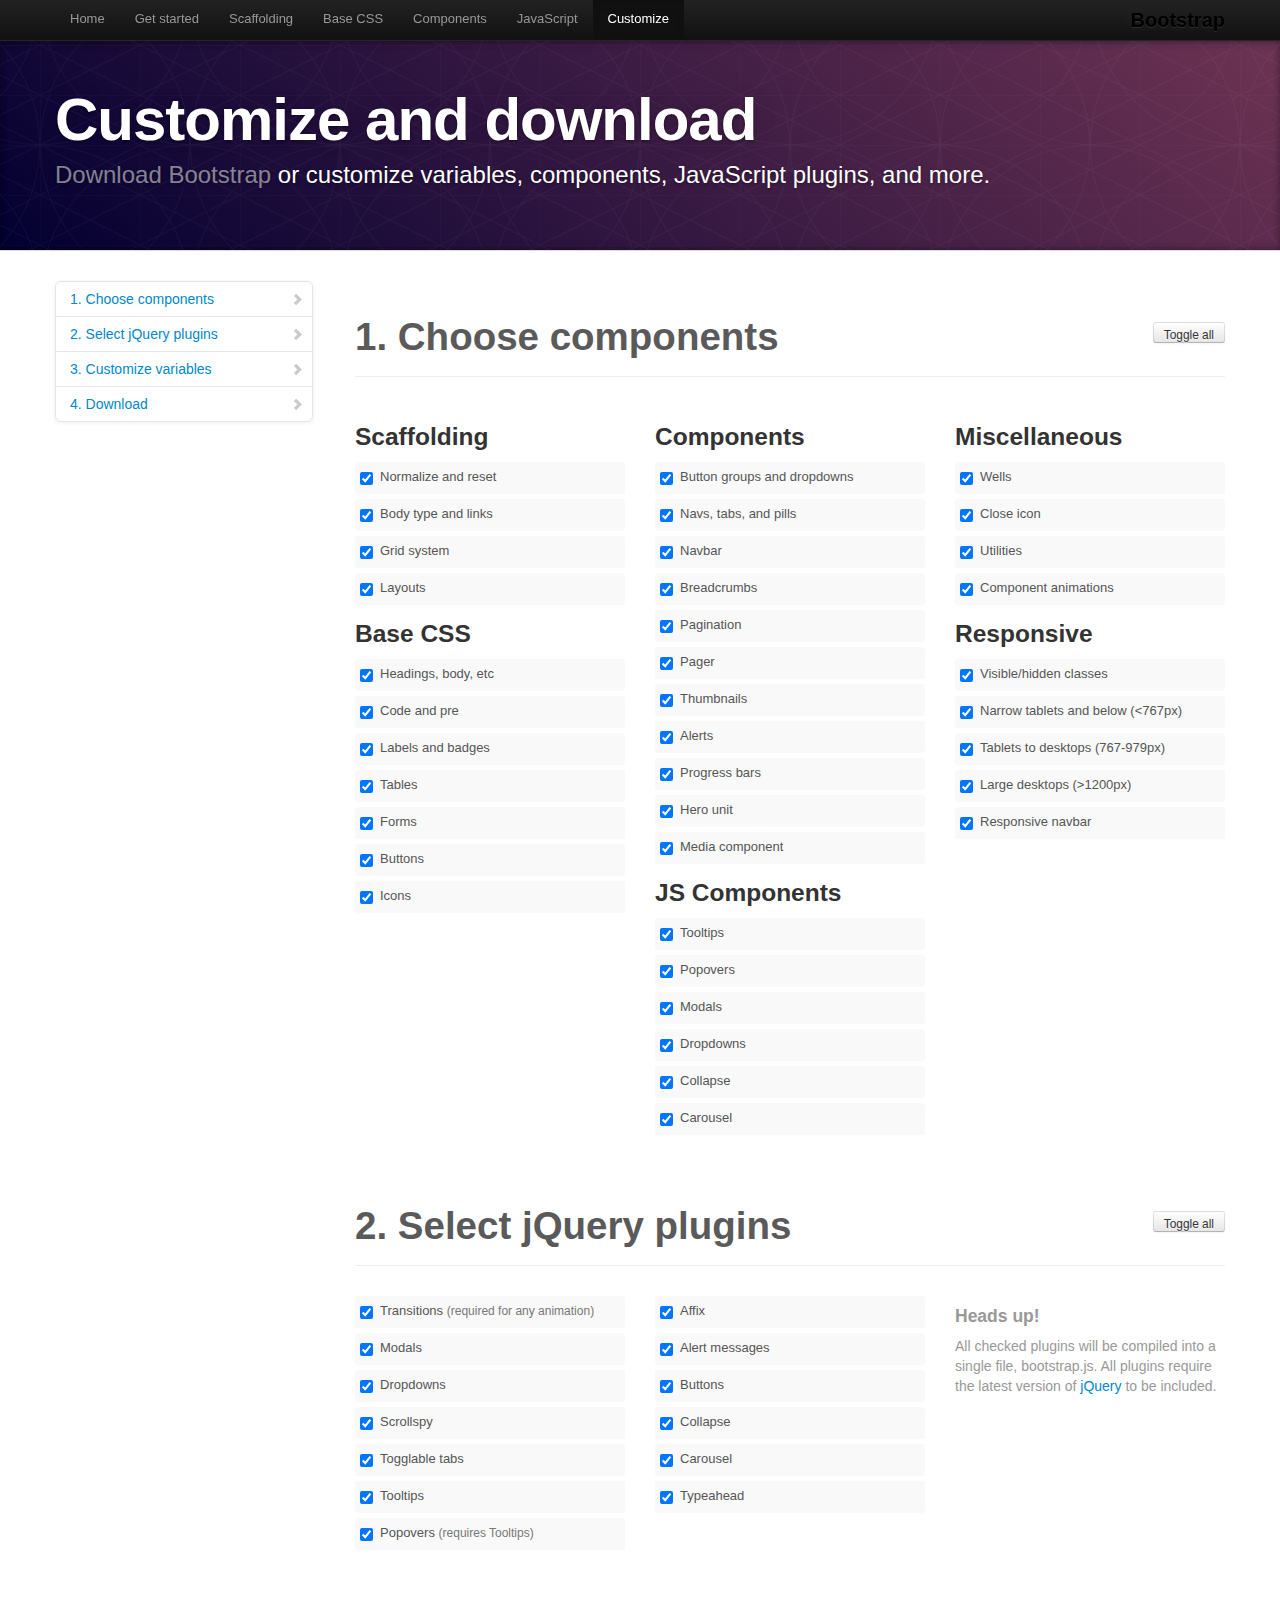
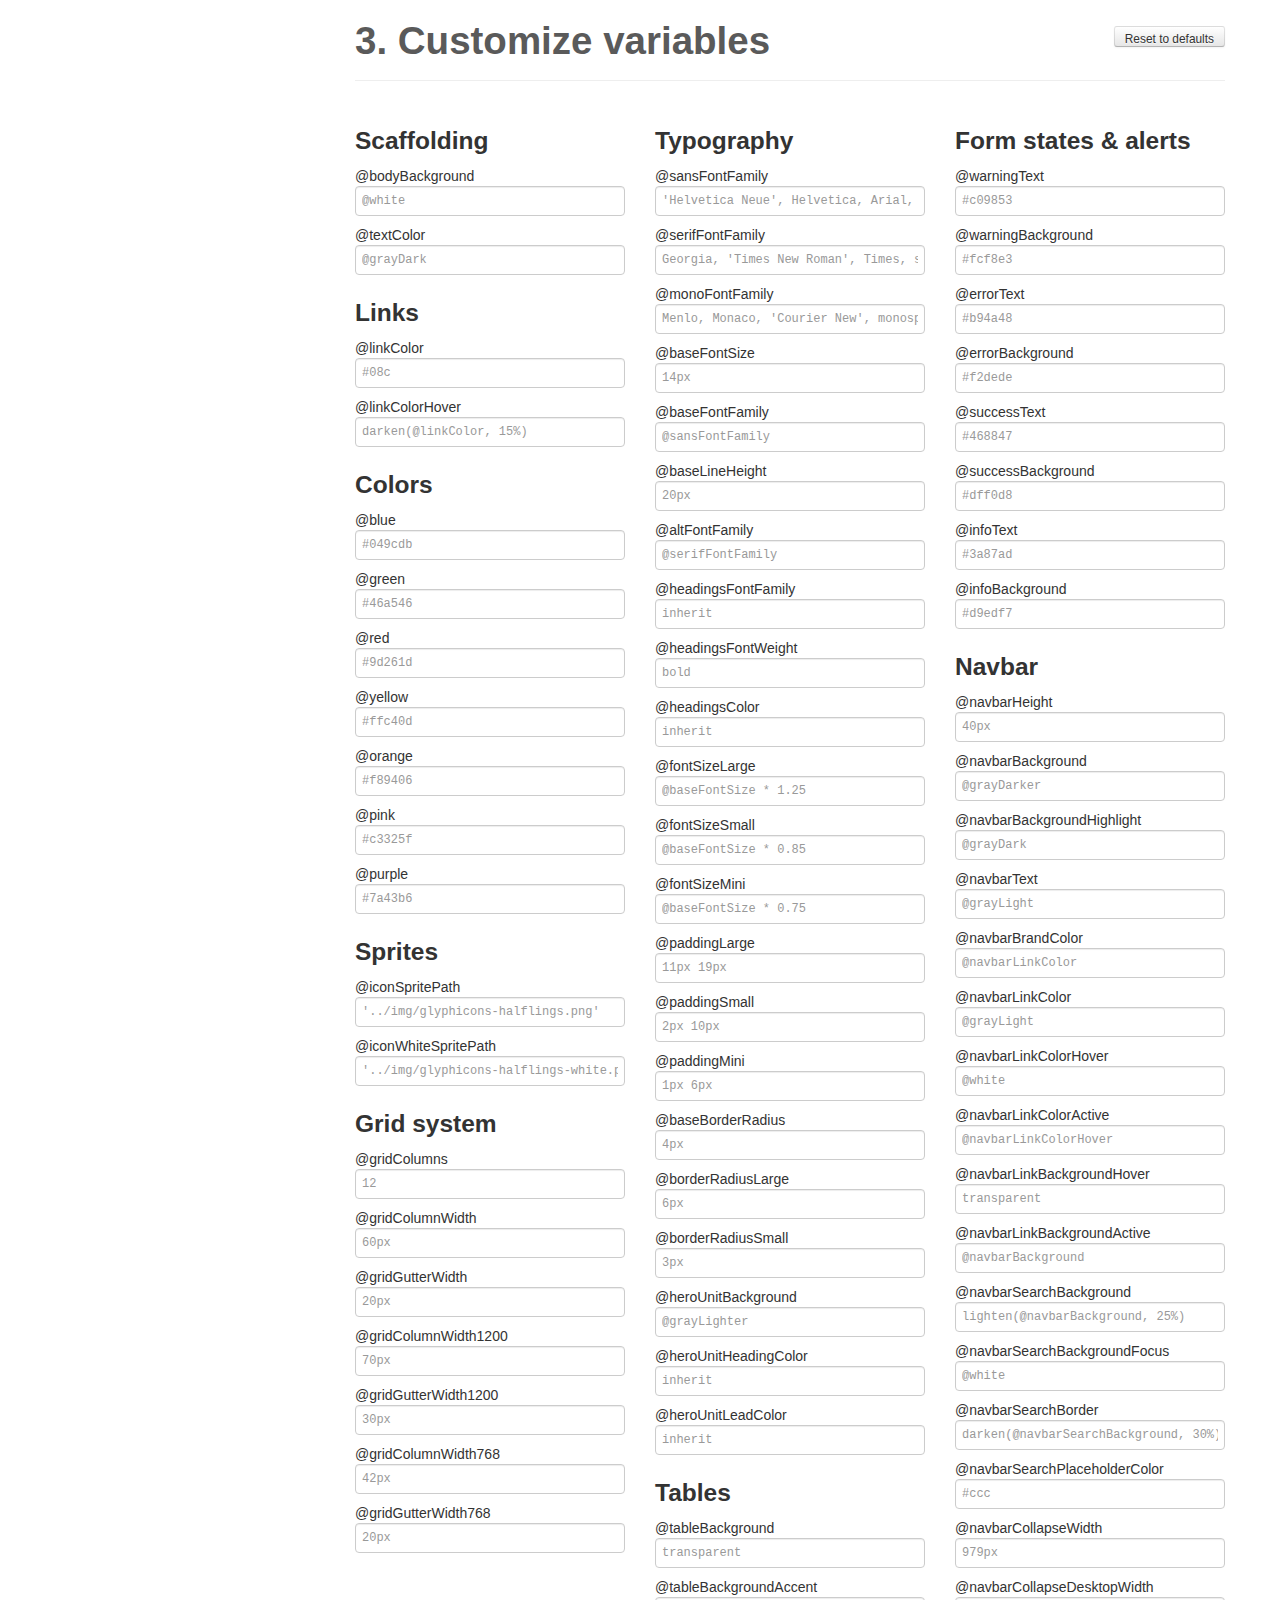
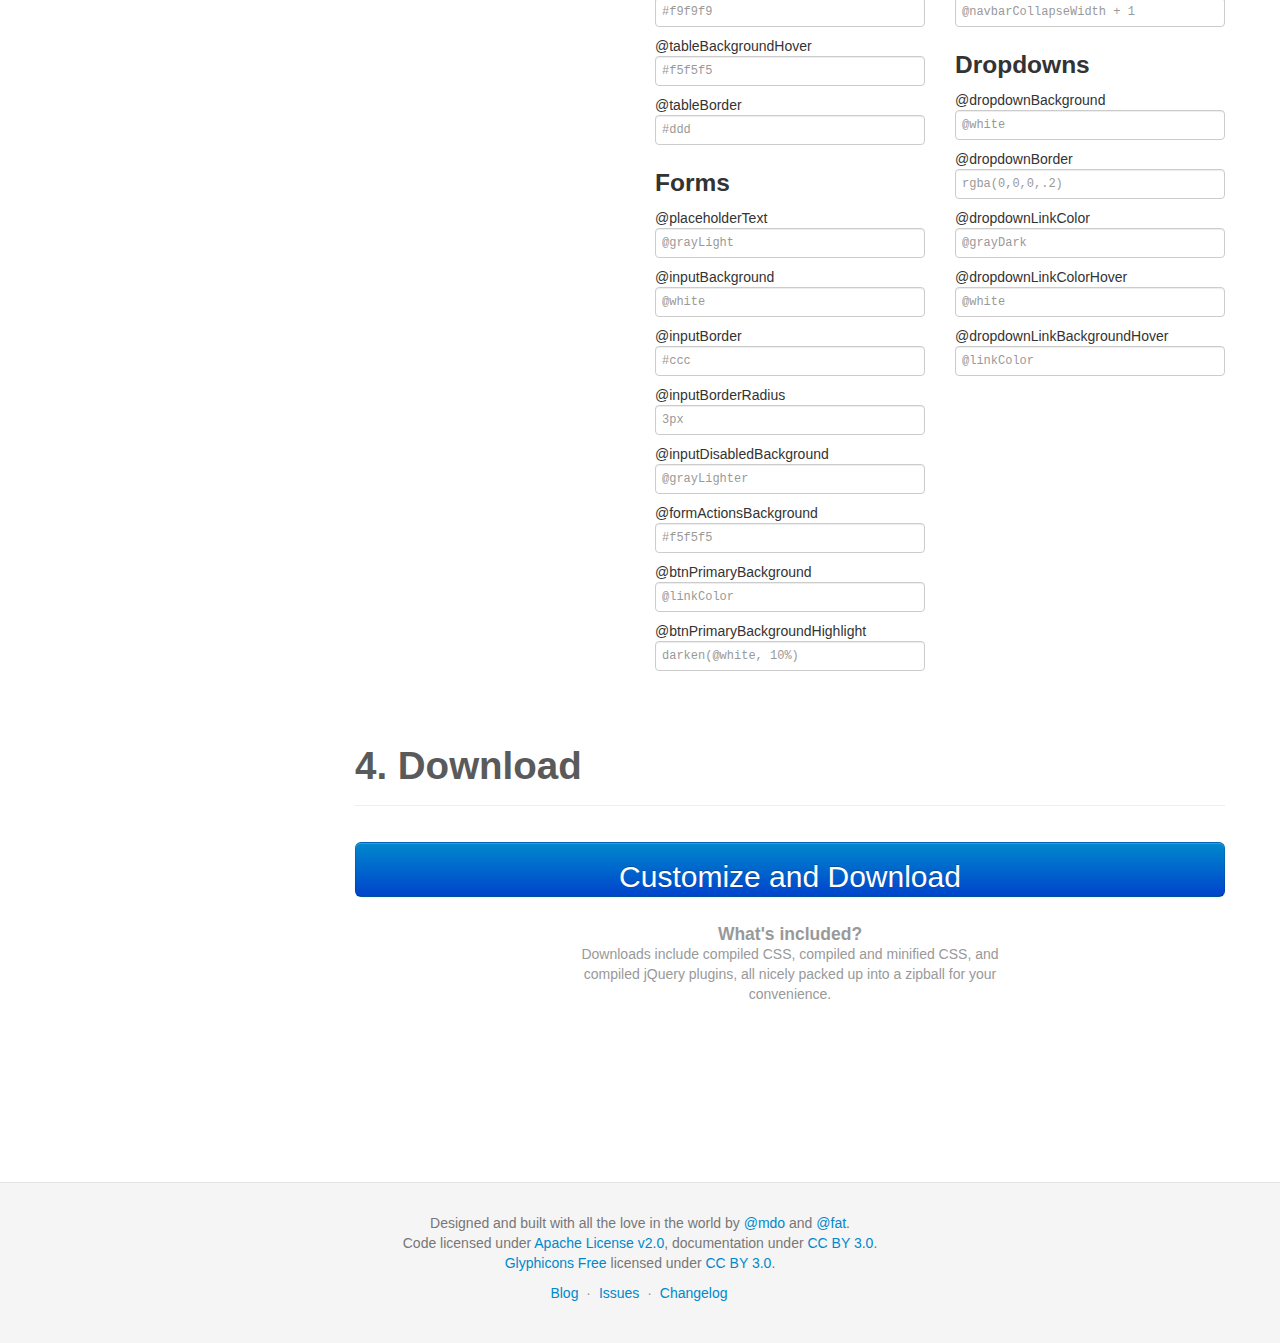
<file: public/bootstrap/docs/customize.html>
<!DOCTYPE html>
<html lang="en">
  <head>
    <meta charset="utf-8">
    <title>Customize · Bootstrap</title>
    <meta name="viewport" content="width=device-width, initial-scale=1.0">
    <meta name="description" content="">
    <meta name="author" content="">

    <!-- Le styles -->
    <link href="assets/css/bootstrap.css" rel="stylesheet">
    <link href="assets/css/bootstrap-responsive.css" rel="stylesheet">
    <link href="assets/css/docs.css" rel="stylesheet">
    <link href="assets/js/google-code-prettify/prettify.css" rel="stylesheet">

    <!-- Le HTML5 shim, for IE6-8 support of HTML5 elements -->
    <!--[if lt IE 9]>
      <script src="assets/js/html5shiv.js"></script>
    <![endif]-->

    <!-- Le fav and touch icons -->
    <link rel="apple-touch-icon-precomposed" sizes="144x144" href="assets/ico/apple-touch-icon-144-precomposed.png">
    <link rel="apple-touch-icon-precomposed" sizes="114x114" href="assets/ico/apple-touch-icon-114-precomposed.png">
      <link rel="apple-touch-icon-precomposed" sizes="72x72" href="assets/ico/apple-touch-icon-72-precomposed.png">
                    <link rel="apple-touch-icon-precomposed" href="assets/ico/apple-touch-icon-57-precomposed.png">
                                   <link rel="shortcut icon" href="assets/ico/favicon.png">

    <script type="text/javascript">
      var _gaq = _gaq || [];
      _gaq.push(['_setAccount', 'UA-146052-10']);
      _gaq.push(['_trackPageview']);
      (function() {
        var ga = document.createElement('script'); ga.type = 'text/javascript'; ga.async = true;
        ga.src = ('https:' == document.location.protocol ? 'https://ssl' : 'http://www') + '.google-analytics.com/ga.js';
        var s = document.getElementsByTagName('script')[0]; s.parentNode.insertBefore(ga, s);
      })();
    </script>
  </head>

  <body data-spy="scroll" data-target=".bs-docs-sidebar">

    <!-- Navbar
    ================================================== -->
    <div class="navbar navbar-inverse navbar-fixed-top">
      <div class="navbar-inner">
        <div class="container">
          <button type="button" class="btn btn-navbar" data-toggle="collapse" data-target=".nav-collapse">
            <span class="icon-bar"></span>
            <span class="icon-bar"></span>
            <span class="icon-bar"></span>
          </button>
          <a class="brand" href="./index.html">Bootstrap</a>
          <div class="nav-collapse collapse">
            <ul class="nav">
              <li class="">
                <a href="./index.html">Home</a>
              </li>
              <li class="">
                <a href="./getting-started.html">Get started</a>
              </li>
              <li class="">
                <a href="./scaffolding.html">Scaffolding</a>
              </li>
              <li class="">
                <a href="./base-css.html">Base CSS</a>
              </li>
              <li class="">
                <a href="./components.html">Components</a>
              </li>
              <li class="">
                <a href="./javascript.html">JavaScript</a>
              </li>
              <li class="active">
                <a href="./customize.html">Customize</a>
              </li>
            </ul>
          </div>
        </div>
      </div>
    </div>

<!-- Masthead
================================================== -->
<header class="jumbotron subhead" id="overview">
  <div class="container">
    <h1>Customize and download</h1>
    <p class="lead"><a href="https://github.com/twitter/bootstrap/archive/v2.3.2.zip">Download Bootstrap</a> or customize variables, components, JavaScript plugins, and more.</p>
  </div>
</header>


  <div class="container">

    <!-- Docs nav
    ================================================== -->
    <div class="row">
      <div class="span3 bs-docs-sidebar">
        <ul class="nav nav-list bs-docs-sidenav">
          <li><a href="#components"><i class="icon-chevron-right"></i> 1. Choose components</a></li>
          <li><a href="#plugins"><i class="icon-chevron-right"></i> 2. Select jQuery plugins</a></li>
          <li><a href="#variables"><i class="icon-chevron-right"></i> 3. Customize variables</a></li>
          <li><a href="#download"><i class="icon-chevron-right"></i> 4. Download</a></li>
        </ul>
      </div>
      <div class="span9">


        <!-- Customize form
        ================================================== -->
        <form>
          <section class="download" id="components">
            <div class="page-header">
              <a class="btn btn-small pull-right toggle-all" href="#">Toggle all</a>
              <h1>
                1. Choose components
              </h1>
            </div>
            <div class="row download-builder">
              <div class="span3">
                <h3>Scaffolding</h3>
                <label class="checkbox"><input checked="checked" type="checkbox" value="reset.less"> Normalize and reset</label>
                <label class="checkbox"><input checked="checked" type="checkbox" value="scaffolding.less"> Body type and links</label>
                <label class="checkbox"><input checked="checked" type="checkbox" value="grid.less"> Grid system</label>
                <label class="checkbox"><input checked="checked" type="checkbox" value="layouts.less"> Layouts</label>
                <h3>Base CSS</h3>
                <label class="checkbox"><input checked="checked" type="checkbox" value="type.less"> Headings, body, etc</label>
                <label class="checkbox"><input checked="checked" type="checkbox" value="code.less"> Code and pre</label>
                <label class="checkbox"><input checked="checked" type="checkbox" value="labels-badges.less"> Labels and badges</label>
                <label class="checkbox"><input checked="checked" type="checkbox" value="tables.less"> Tables</label>
                <label class="checkbox"><input checked="checked" type="checkbox" value="forms.less"> Forms</label>
                <label class="checkbox"><input checked="checked" type="checkbox" value="buttons.less"> Buttons</label>
                <label class="checkbox"><input checked="checked" type="checkbox" value="sprites.less"> Icons</label>
              </div><!-- /span -->
              <div class="span3">
                <h3>Components</h3>
                <label class="checkbox"><input checked="checked" type="checkbox" value="button-groups.less"> Button groups and dropdowns</label>
                <label class="checkbox"><input checked="checked" type="checkbox" value="navs.less"> Navs, tabs, and pills</label>
                <label class="checkbox"><input checked="checked" type="checkbox" value="navbar.less"> Navbar</label>
                <label class="checkbox"><input checked="checked" type="checkbox" value="breadcrumbs.less"> Breadcrumbs</label>
                <label class="checkbox"><input checked="checked" type="checkbox" value="pagination.less"> Pagination</label>
                <label class="checkbox"><input checked="checked" type="checkbox" value="pager.less"> Pager</label>
                <label class="checkbox"><input checked="checked" type="checkbox" value="thumbnails.less"> Thumbnails</label>
                <label class="checkbox"><input checked="checked" type="checkbox" value="alerts.less"> Alerts</label>
                <label class="checkbox"><input checked="checked" type="checkbox" value="progress-bars.less"> Progress bars</label>
                <label class="checkbox"><input checked="checked" type="checkbox" value="hero-unit.less"> Hero unit</label>
                <label class="checkbox"><input checked="checked" type="checkbox" value="media.less"> Media component</label>
                <h3>JS Components</h3>
                <label class="checkbox"><input checked="checked" type="checkbox" value="tooltip.less"> Tooltips</label>
                <label class="checkbox"><input checked="checked" type="checkbox" value="popovers.less"> Popovers</label>
                <label class="checkbox"><input checked="checked" type="checkbox" value="modals.less"> Modals</label>
                <label class="checkbox"><input checked="checked" type="checkbox" value="dropdowns.less"> Dropdowns</label>
                <label class="checkbox"><input checked="checked" type="checkbox" value="accordion.less"> Collapse</label>
                <label class="checkbox"><input checked="checked" type="checkbox" value="carousel.less"> Carousel</label>
              </div><!-- /span -->
              <div class="span3">
                <h3>Miscellaneous</h3>
                <label class="checkbox"><input checked="checked" type="checkbox" value="wells.less"> Wells</label>
                <label class="checkbox"><input checked="checked" type="checkbox" value="close.less"> Close icon</label>
                <label class="checkbox"><input checked="checked" type="checkbox" value="utilities.less"> Utilities</label>
                <label class="checkbox"><input checked="checked" type="checkbox" value="component-animations.less"> Component animations</label>
                <h3>Responsive</h3>
                <label class="checkbox"><input checked="checked" type="checkbox" value="responsive-utilities.less"> Visible/hidden classes</label>
                <label class="checkbox"><input checked="checked" type="checkbox" value="responsive-767px-max.less"> Narrow tablets and below (<767px)</label>
                <label class="checkbox"><input checked="checked" type="checkbox" value="responsive-768px-979px.less"> Tablets to desktops (767-979px)</label>
                <label class="checkbox"><input checked="checked" type="checkbox" value="responsive-1200px-min.less"> Large desktops (>1200px)</label>
                <label class="checkbox"><input checked="checked" type="checkbox" value="responsive-navbar.less"> Responsive navbar</label>
              </div><!-- /span -->
            </div><!-- /row -->
          </section>

          <section class="download" id="plugins">
            <div class="page-header">
              <a class="btn btn-small pull-right toggle-all" href="#">Toggle all</a>
              <h1>
                2. Select jQuery plugins
              </h1>
            </div>
            <div class="row download-builder">
              <div class="span3">
                <label class="checkbox">
                  <input type="checkbox" checked="true" value="bootstrap-transition.js">
                  Transitions <small>(required for any animation)</small>
                </label>
                <label class="checkbox">
                  <input type="checkbox" checked="true" value="bootstrap-modal.js">
                  Modals
                </label>
                <label class="checkbox">
                  <input type="checkbox" checked="true" value="bootstrap-dropdown.js">
                  Dropdowns
                </label>
                <label class="checkbox">
                  <input type="checkbox" checked="true" value="bootstrap-scrollspy.js">
                  Scrollspy
                </label>
                <label class="checkbox">
                  <input type="checkbox" checked="true" value="bootstrap-tab.js">
                  Togglable tabs
                </label>
                <label class="checkbox">
                  <input type="checkbox" checked="true" value="bootstrap-tooltip.js">
                  Tooltips
                </label>
                <label class="checkbox">
                  <input type="checkbox" checked="true" value="bootstrap-popover.js">
                  Popovers <small>(requires Tooltips)</small>
                </label>
              </div><!-- /span -->
              <div class="span3">
                <label class="checkbox">
                  <input type="checkbox" checked="true" value="bootstrap-affix.js">
                  Affix
                </label>
                <label class="checkbox">
                  <input type="checkbox" checked="true" value="bootstrap-alert.js">
                  Alert messages
                </label>
                <label class="checkbox">
                  <input type="checkbox" checked="true" value="bootstrap-button.js">
                  Buttons
                </label>
                <label class="checkbox">
                  <input type="checkbox" checked="true" value="bootstrap-collapse.js">
                  Collapse
                </label>
                <label class="checkbox">
                  <input type="checkbox" checked="true" value="bootstrap-carousel.js">
                  Carousel
                </label>
                <label class="checkbox">
                  <input type="checkbox" checked="true" value="bootstrap-typeahead.js">
                  Typeahead
                </label>
              </div><!-- /span -->
              <div class="span3">
                <h4 class="muted">Heads up!</h4>
                <p class="muted">All checked plugins will be compiled into a single file, bootstrap.js. All plugins require the latest version of <a href="http://jquery.com/" target="_blank">jQuery</a> to be included.</p>
              </div><!-- /span -->
            </div><!-- /row -->
          </section>


          <section class="download" id="variables">
            <div class="page-header">
              <a class="btn btn-small pull-right toggle-all" href="#">Reset to defaults</a>
              <h1>
                3. Customize variables
              </h1>
            </div>
            <div class="row download-builder">
              <div class="span3">
                <h3>Scaffolding</h3>
                <label>@bodyBackground</label>
                <input type="text" class="span3" placeholder="@white">
                <label>@textColor</label>
                <input type="text" class="span3" placeholder="@grayDark">

                <h3>Links</h3>
                <label>@linkColor</label>
                <input type="text" class="span3" placeholder="#08c">
                <label>@linkColorHover</label>
                <input type="text" class="span3" placeholder="darken(@linkColor, 15%)">
                <h3>Colors</h3>
                <label>@blue</label>
                <input type="text" class="span3" placeholder="#049cdb">
                <label>@green</label>
                <input type="text" class="span3" placeholder="#46a546">
                <label>@red</label>
                <input type="text" class="span3" placeholder="#9d261d">
                <label>@yellow</label>
                <input type="text" class="span3" placeholder="#ffc40d">
                <label>@orange</label>
                <input type="text" class="span3" placeholder="#f89406">
                <label>@pink</label>
                <input type="text" class="span3" placeholder="#c3325f">
                <label>@purple</label>
                <input type="text" class="span3" placeholder="#7a43b6">

                <h3>Sprites</h3>
                <label>@iconSpritePath</label>
                <input type="text" class="span3" placeholder="'../img/glyphicons-halflings.png'">
                <label>@iconWhiteSpritePath</label>
                <input type="text" class="span3" placeholder="'../img/glyphicons-halflings-white.png'">

                <h3>Grid system</h3>
                <label>@gridColumns</label>
                <input type="text" class="span3" placeholder="12">
                <label>@gridColumnWidth</label>
                <input type="text" class="span3" placeholder="60px">
                <label>@gridGutterWidth</label>
                <input type="text" class="span3" placeholder="20px">
                <label>@gridColumnWidth1200</label>
                <input type="text" class="span3" placeholder="70px">
                <label>@gridGutterWidth1200</label>
                <input type="text" class="span3" placeholder="30px">
                <label>@gridColumnWidth768</label>
                <input type="text" class="span3" placeholder="42px">
                <label>@gridGutterWidth768</label>
                <input type="text" class="span3" placeholder="20px">

              </div><!-- /span -->
              <div class="span3">

                <h3>Typography</h3>
                <label>@sansFontFamily</label>
                <input type="text" class="span3" placeholder="'Helvetica Neue', Helvetica, Arial, sans-serif">
                <label>@serifFontFamily</label>
                <input type="text" class="span3" placeholder="Georgia, 'Times New Roman', Times, serif">
                <label>@monoFontFamily</label>
                <input type="text" class="span3" placeholder="Menlo, Monaco, 'Courier New', monospace">

                <label>@baseFontSize</label>
                <input type="text" class="span3" placeholder="14px">
                <label>@baseFontFamily</label>
                <input type="text" class="span3" placeholder="@sansFontFamily">
                <label>@baseLineHeight</label>
                <input type="text" class="span3" placeholder="20px">

                <label>@altFontFamily</label>
                <input type="text" class="span3" placeholder="@serifFontFamily">
                <label>@headingsFontFamily</label>
                <input type="text" class="span3" placeholder="inherit">
                <label>@headingsFontWeight</label>
                <input type="text" class="span3" placeholder="bold">
                <label>@headingsColor</label>
                <input type="text" class="span3" placeholder="inherit">

                <label>@fontSizeLarge</label>
                <input type="text" class="span3" placeholder="@baseFontSize * 1.25">
                <label>@fontSizeSmall</label>
                <input type="text" class="span3" placeholder="@baseFontSize * 0.85">
                <label>@fontSizeMini</label>
                <input type="text" class="span3" placeholder="@baseFontSize * 0.75">

                <label>@paddingLarge</label>
                <input type="text" class="span3" placeholder="11px 19px">
                <label>@paddingSmall</label>
                <input type="text" class="span3" placeholder="2px 10px">
                <label>@paddingMini</label>
                <input type="text" class="span3" placeholder="1px 6px">

                <label>@baseBorderRadius</label>
                <input type="text" class="span3" placeholder="4px">
                <label>@borderRadiusLarge</label>
                <input type="text" class="span3" placeholder="6px">
                <label>@borderRadiusSmall</label>
                <input type="text" class="span3" placeholder="3px">

                <label>@heroUnitBackground</label>
                <input type="text" class="span3" placeholder="@grayLighter">
                <label>@heroUnitHeadingColor</label>
                <input type="text" class="span3" placeholder="inherit">
                <label>@heroUnitLeadColor</label>
                <input type="text" class="span3" placeholder="inherit">

                <h3>Tables</h3>
                <label>@tableBackground</label>
                <input type="text" class="span3" placeholder="transparent">
                <label>@tableBackgroundAccent</label>
                <input type="text" class="span3" placeholder="#f9f9f9">
                <label>@tableBackgroundHover</label>
                <input type="text" class="span3" placeholder="#f5f5f5">
                <label>@tableBorder</label>
                <input type="text" class="span3" placeholder="#ddd">

                <h3>Forms</h3>
                <label>@placeholderText</label>
                <input type="text" class="span3" placeholder="@grayLight">
                <label>@inputBackground</label>
                <input type="text" class="span3" placeholder="@white">
                <label>@inputBorder</label>
                <input type="text" class="span3" placeholder="#ccc">
                <label>@inputBorderRadius</label>
                <input type="text" class="span3" placeholder="3px">
                <label>@inputDisabledBackground</label>
                <input type="text" class="span3" placeholder="@grayLighter">
                <label>@formActionsBackground</label>
                <input type="text" class="span3" placeholder="#f5f5f5">
                <label>@btnPrimaryBackground</label>
                <input type="text" class="span3" placeholder="@linkColor">
                <label>@btnPrimaryBackgroundHighlight</label>
                <input type="text" class="span3" placeholder="darken(@white, 10%)">

              </div><!-- /span -->
              <div class="span3">

                <h3>Form states &amp; alerts</h3>
                <label>@warningText</label>
                <input type="text" class="span3" placeholder="#c09853">
                <label>@warningBackground</label>
                <input type="text" class="span3" placeholder="#fcf8e3">
                <label>@errorText</label>
                <input type="text" class="span3" placeholder="#b94a48">
                <label>@errorBackground</label>
                <input type="text" class="span3" placeholder="#f2dede">
                <label>@successText</label>
                <input type="text" class="span3" placeholder="#468847">
                <label>@successBackground</label>
                <input type="text" class="span3" placeholder="#dff0d8">
                <label>@infoText</label>
                <input type="text" class="span3" placeholder="#3a87ad">
                <label>@infoBackground</label>
                <input type="text" class="span3" placeholder="#d9edf7">

                <h3>Navbar</h3>
                <label>@navbarHeight</label>
                <input type="text" class="span3" placeholder="40px">
                <label>@navbarBackground</label>
                <input type="text" class="span3" placeholder="@grayDarker">
                <label>@navbarBackgroundHighlight</label>
                <input type="text" class="span3" placeholder="@grayDark">
                <label>@navbarText</label>
                <input type="text" class="span3" placeholder="@grayLight">
                <label>@navbarBrandColor</label>
                <input type="text" class="span3" placeholder="@navbarLinkColor">
                <label>@navbarLinkColor</label>
                <input type="text" class="span3" placeholder="@grayLight">
                <label>@navbarLinkColorHover</label>
                <input type="text" class="span3" placeholder="@white">
                <label>@navbarLinkColorActive</label>
                <input type="text" class="span3" placeholder="@navbarLinkColorHover">
                <label>@navbarLinkBackgroundHover</label>
                <input type="text" class="span3" placeholder="transparent">
                <label>@navbarLinkBackgroundActive</label>
                <input type="text" class="span3" placeholder="@navbarBackground">
                <label>@navbarSearchBackground</label>
                <input type="text" class="span3" placeholder="lighten(@navbarBackground, 25%)">
                <label>@navbarSearchBackgroundFocus</label>
                <input type="text" class="span3" placeholder="@white">
                <label>@navbarSearchBorder</label>
                <input type="text" class="span3" placeholder="darken(@navbarSearchBackground, 30%)">
                <label>@navbarSearchPlaceholderColor</label>
                <input type="text" class="span3" placeholder="#ccc">

                <label>@navbarCollapseWidth</label>
                <input type="text" class="span3" placeholder="979px">
                <label>@navbarCollapseDesktopWidth</label>
                <input type="text" class="span3" placeholder="@navbarCollapseWidth + 1">

                <h3>Dropdowns</h3>
                <label>@dropdownBackground</label>
                <input type="text" class="span3" placeholder="@white">
                <label>@dropdownBorder</label>
                <input type="text" class="span3" placeholder="rgba(0,0,0,.2)">
                <label>@dropdownLinkColor</label>
                <input type="text" class="span3" placeholder="@grayDark">
                <label>@dropdownLinkColorHover</label>
                <input type="text" class="span3" placeholder="@white">
                <label>@dropdownLinkBackgroundHover</label>
                <input type="text" class="span3" placeholder="@linkColor">
              </div><!-- /span -->
            </div><!-- /row -->
          </section>

          <section class="download" id="download">
            <div class="page-header">
              <h1>
                4. Download
              </h1>
            </div>
            <div class="download-btn">
              <a class="btn btn-primary" href="#" onclick="_gaq.push(['_trackEvent', 'Customize', 'Download', 'Customize and Download']);">Customize and Download</a>
              <h4>What's included?</h4>
              <p>Downloads include compiled CSS, compiled and minified CSS, and compiled jQuery plugins, all nicely packed up into a zipball for your convenience.</p>
            </div>
          </section><!-- /download -->
        </form>



      </div>
    </div>

  </div>



    <!-- Footer
    ================================================== -->
    <footer class="footer">
      <div class="container">
        <p>Designed and built with all the love in the world by <a href="http://twitter.com/mdo" target="_blank">@mdo</a> and <a href="http://twitter.com/fat" target="_blank">@fat</a>.</p>
        <p>Code licensed under <a href="http://www.apache.org/licenses/LICENSE-2.0" target="_blank">Apache License v2.0</a>, documentation under <a href="http://creativecommons.org/licenses/by/3.0/">CC BY 3.0</a>.</p>
        <p><a href="http://glyphicons.com">Glyphicons Free</a> licensed under <a href="http://creativecommons.org/licenses/by/3.0/">CC BY 3.0</a>.</p>
        <ul class="footer-links">
          <li><a href="http://blog.getbootstrap.com">Blog</a></li>
          <li class="muted">&middot;</li>
          <li><a href="https://github.com/twbs/bootstrap/issues?state=open">Issues</a></li>
          <li class="muted">&middot;</li>
          <li><a href="https://github.com/twbs/bootstrap/releases">Changelog</a></li>
        </ul>
      </div>
    </footer>



    <!-- Le javascript
    ================================================== -->
    <!-- Placed at the end of the document so the pages load faster -->
    <script type="text/javascript" src="http://platform.twitter.com/widgets.js"></script>
    <script src="assets/js/jquery.js"></script>
    <script src="assets/js/bootstrap-transition.js"></script>
    <script src="assets/js/bootstrap-alert.js"></script>
    <script src="assets/js/bootstrap-modal.js"></script>
    <script src="assets/js/bootstrap-dropdown.js"></script>
    <script src="assets/js/bootstrap-scrollspy.js"></script>
    <script src="assets/js/bootstrap-tab.js"></script>
    <script src="assets/js/bootstrap-tooltip.js"></script>
    <script src="assets/js/bootstrap-popover.js"></script>
    <script src="assets/js/bootstrap-button.js"></script>
    <script src="assets/js/bootstrap-collapse.js"></script>
    <script src="assets/js/bootstrap-carousel.js"></script>
    <script src="assets/js/bootstrap-typeahead.js"></script>
    <script src="assets/js/bootstrap-affix.js"></script>

    <script src="assets/js/holder/holder.js"></script>
    <script src="assets/js/google-code-prettify/prettify.js"></script>

    <script src="assets/js/application.js"></script>


    <!-- Analytics
    ================================================== -->
    <script>
      var _gauges = _gauges || [];
      (function() {
        var t   = document.createElement('script');
        t.type  = 'text/javascript';
        t.async = true;
        t.id    = 'gauges-tracker';
        t.setAttribute('data-site-id', '4f0dc9fef5a1f55508000013');
        t.src = '//secure.gaug.es/track.js';
        var s = document.getElementsByTagName('script')[0];
        s.parentNode.insertBefore(t, s);
      })();
    </script>

  </body>
</html>
</file>
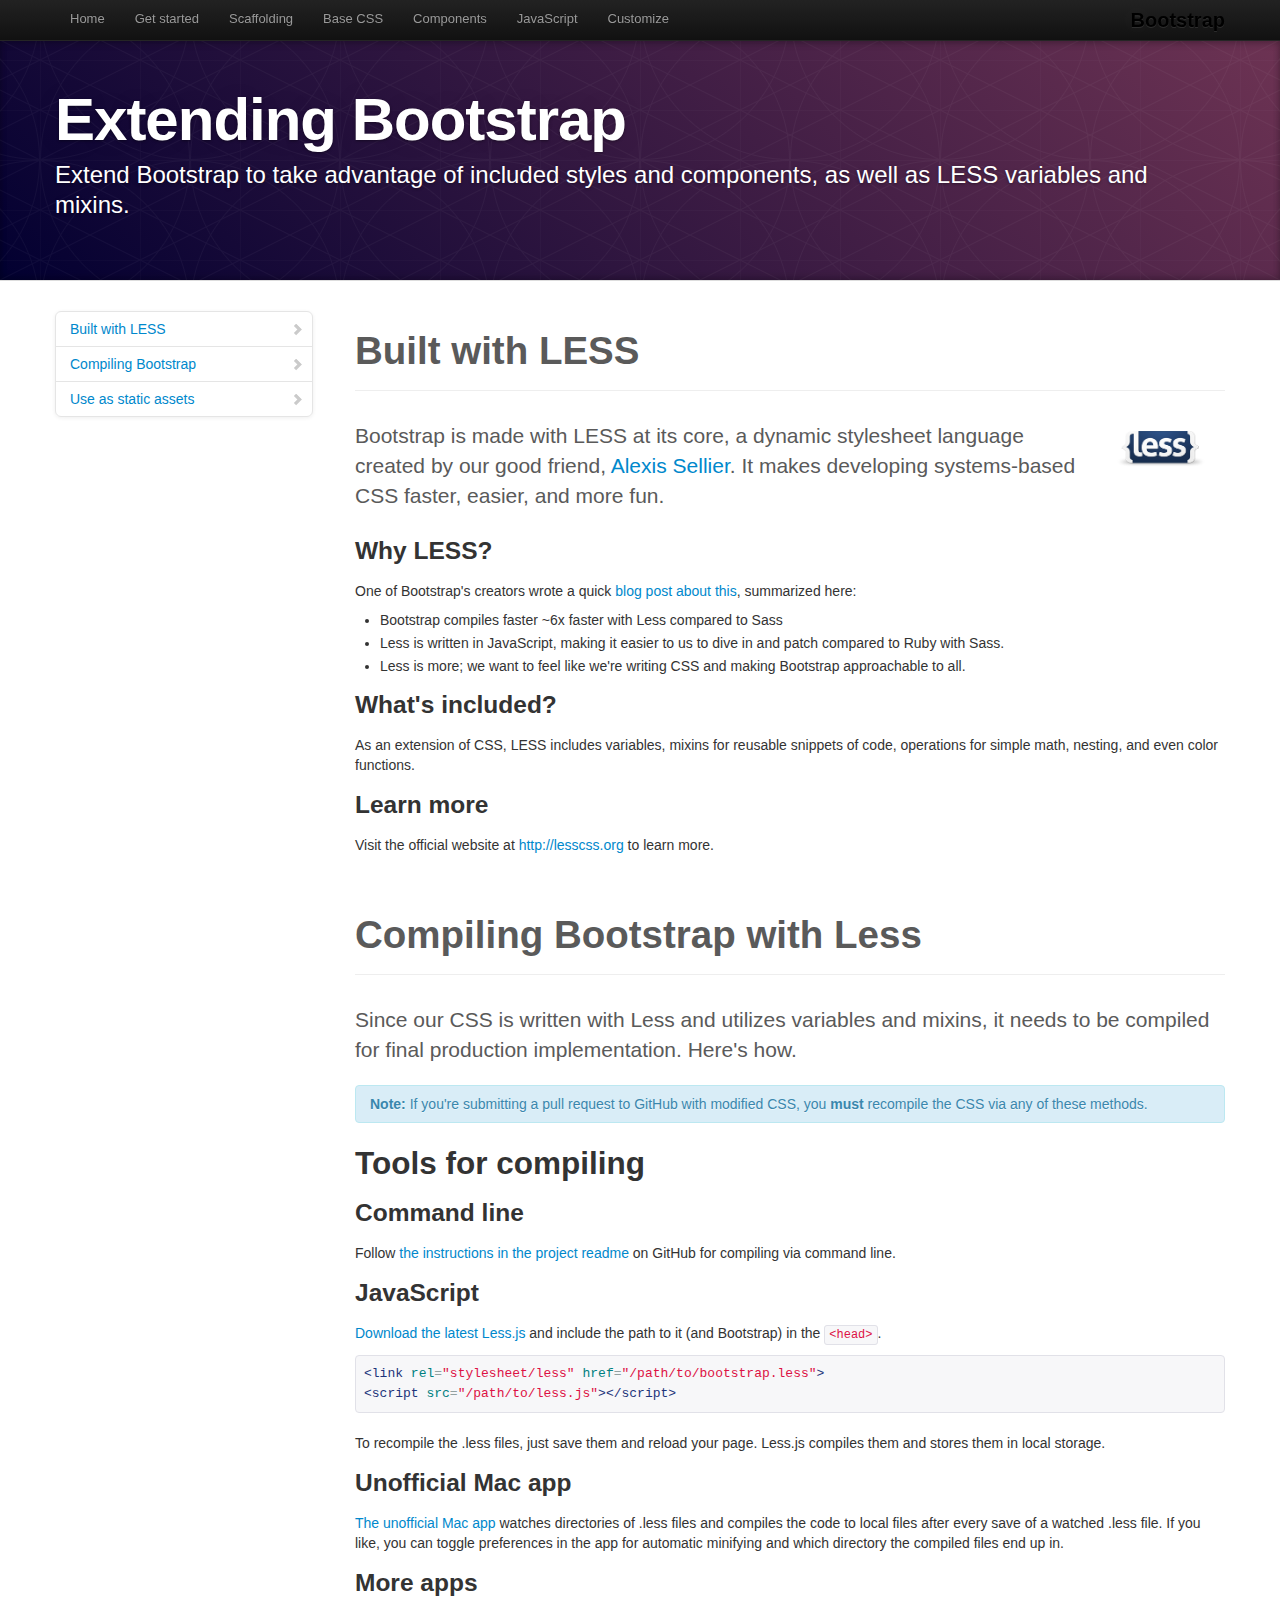
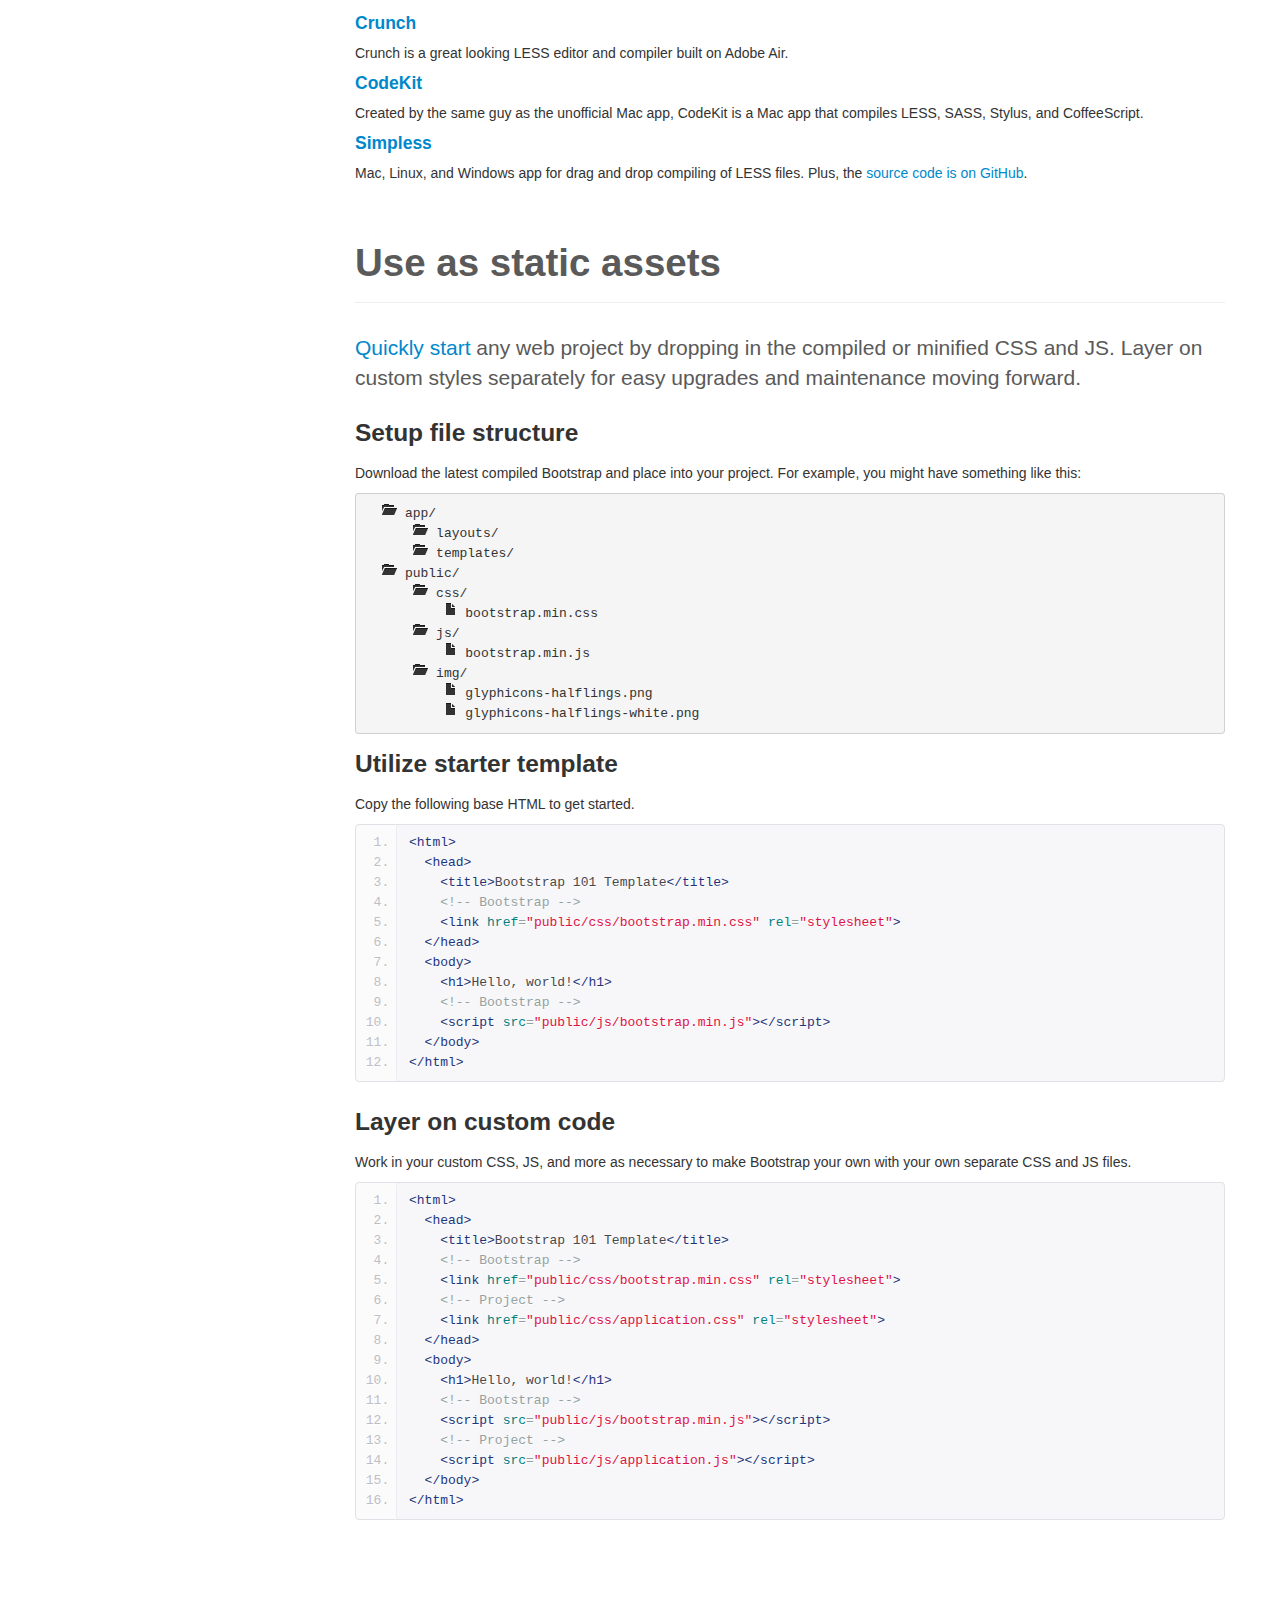
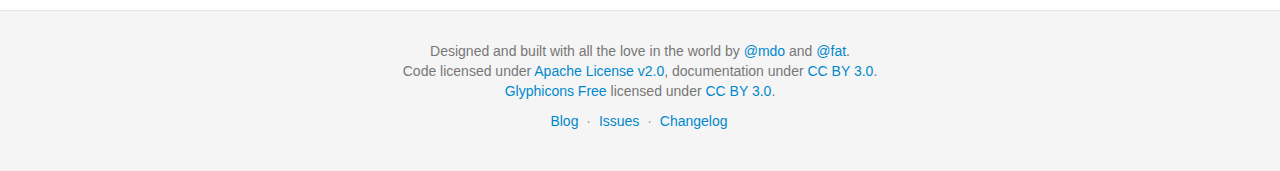
<file: public/bootstrap/docs/extend.html>
<!DOCTYPE html>
<html lang="en">
  <head>
    <meta charset="utf-8">
    <title>Extend · Bootstrap</title>
    <meta name="viewport" content="width=device-width, initial-scale=1.0">
    <meta name="description" content="">
    <meta name="author" content="">

    <!-- Le styles -->
    <link href="assets/css/bootstrap.css" rel="stylesheet">
    <link href="assets/css/bootstrap-responsive.css" rel="stylesheet">
    <link href="assets/css/docs.css" rel="stylesheet">
    <link href="assets/js/google-code-prettify/prettify.css" rel="stylesheet">

    <!-- Le HTML5 shim, for IE6-8 support of HTML5 elements -->
    <!--[if lt IE 9]>
      <script src="assets/js/html5shiv.js"></script>
    <![endif]-->

    <!-- Le fav and touch icons -->
    <link rel="apple-touch-icon-precomposed" sizes="144x144" href="assets/ico/apple-touch-icon-144-precomposed.png">
    <link rel="apple-touch-icon-precomposed" sizes="114x114" href="assets/ico/apple-touch-icon-114-precomposed.png">
      <link rel="apple-touch-icon-precomposed" sizes="72x72" href="assets/ico/apple-touch-icon-72-precomposed.png">
                    <link rel="apple-touch-icon-precomposed" href="assets/ico/apple-touch-icon-57-precomposed.png">
                                   <link rel="shortcut icon" href="assets/ico/favicon.png">

    <script type="text/javascript">
      var _gaq = _gaq || [];
      _gaq.push(['_setAccount', 'UA-146052-10']);
      _gaq.push(['_trackPageview']);
      (function() {
        var ga = document.createElement('script'); ga.type = 'text/javascript'; ga.async = true;
        ga.src = ('https:' == document.location.protocol ? 'https://ssl' : 'http://www') + '.google-analytics.com/ga.js';
        var s = document.getElementsByTagName('script')[0]; s.parentNode.insertBefore(ga, s);
      })();
    </script>
  </head>

  <body data-spy="scroll" data-target=".bs-docs-sidebar">

    <!-- Navbar
    ================================================== -->
    <div class="navbar navbar-inverse navbar-fixed-top">
      <div class="navbar-inner">
        <div class="container">
          <button type="button" class="btn btn-navbar" data-toggle="collapse" data-target=".nav-collapse">
            <span class="icon-bar"></span>
            <span class="icon-bar"></span>
            <span class="icon-bar"></span>
          </button>
          <a class="brand" href="./index.html">Bootstrap</a>
          <div class="nav-collapse collapse">
            <ul class="nav">
              <li class="">
                <a href="./index.html">Home</a>
              </li>
              <li class="">
                <a href="./getting-started.html">Get started</a>
              </li>
              <li class="">
                <a href="./scaffolding.html">Scaffolding</a>
              </li>
              <li class="">
                <a href="./base-css.html">Base CSS</a>
              </li>
              <li class="">
                <a href="./components.html">Components</a>
              </li>
              <li class="">
                <a href="./javascript.html">JavaScript</a>
              </li>
              <li class="">
                <a href="./customize.html">Customize</a>
              </li>
            </ul>
          </div>
        </div>
      </div>
    </div>

<!-- Subhead
================================================== -->
<header class="jumbotron subhead" id="overview">
  <div class="container">
    <h1>Extending Bootstrap</h1>
    <p class="lead">Extend Bootstrap to take advantage of included styles and components, as well as LESS variables and mixins.</p>
  <div>
</header>

  <div class="container">

    <!-- Docs nav
    ================================================== -->
    <div class="row">
      <div class="span3 bs-docs-sidebar">
        <ul class="nav nav-list bs-docs-sidenav">
          <li><a href="#built-with-less"><i class="icon-chevron-right"></i> Built with LESS</a></li>
          <li><a href="#compiling"><i class="icon-chevron-right"></i> Compiling Bootstrap</a></li>
          <li><a href="#static-assets"><i class="icon-chevron-right"></i> Use as static assets</a></li>
        </ul>
      </div>
      <div class="span9">



        <!-- BUILT WITH LESS
        ================================================== -->
        <section id="built-with-less">
          <div class="page-header">
            <h1>Built with LESS</h1>
          </div>

          <img style="float: right; height: 36px; margin: 10px 20px 20px" src="assets/img/less-logo-large.png" alt="LESS CSS">
          <p class="lead">Bootstrap is made with LESS at its core, a dynamic stylesheet language created by our good friend, <a href="http://cloudhead.io">Alexis Sellier</a>. It makes developing systems-based CSS faster, easier, and more fun.</p>

          <h3>Why LESS?</h3>
          <p>One of Bootstrap's creators wrote a quick <a href="http://www.wordsbyf.at/2012/03/08/why-less/">blog post about this</a>, summarized here:</p>
          <ul>
            <li>Bootstrap compiles faster ~6x faster with Less compared to Sass</li>
            <li>Less is written in JavaScript, making it easier to us to dive in and patch compared to Ruby with Sass.</li>
            <li>Less is more; we want to feel like we're writing CSS and making Bootstrap approachable to all.</li>
          </ul>

          <h3>What's included?</h3>
          <p>As an extension of CSS, LESS includes variables, mixins for reusable snippets of code, operations for simple math, nesting, and even color functions.</p>

          <h3>Learn more</h3>
          <p>Visit the official website at <a href="http://lesscss.org">http://lesscss.org</a> to learn more.</p>
        </section>



        <!-- COMPILING LESS AND BOOTSTRAP
        ================================================== -->
        <section id="compiling">
          <div class="page-header">
            <h1>Compiling Bootstrap with Less</h1>
          </div>

          <p class="lead">Since our CSS is written with Less and utilizes variables and mixins, it needs to be compiled for final production implementation. Here's how.</p>

          <div class="alert alert-info">
            <strong>Note:</strong> If you're submitting a pull request to GitHub with modified CSS, you <strong>must</strong> recompile the CSS via any of these methods.
          </div>

          <h2>Tools for compiling</h2>

          <h3>Command line</h3>
          <p>Follow <a href="https://github.com/twbs/bootstrap#developers">the instructions in the project readme</a> on GitHub for compiling via command line.</p>

          <h3>JavaScript</h3>
          <p><a href="http://lesscss.org/">Download the latest Less.js</a> and include the path to it (and Bootstrap) in the <code>&lt;head&gt;</code>.</p>
<pre class="prettyprint">
&lt;link rel="stylesheet/less" href="/path/to/bootstrap.less"&gt;
&lt;script src="/path/to/less.js"&gt;&lt;/script&gt;
</pre>
          <p>To recompile the .less files, just save them and reload your page. Less.js compiles them and stores them in local storage.</p>

          <h3>Unofficial Mac app</h3>
          <p><a href="http://incident57.com/less/">The unofficial Mac app</a> watches directories of .less files and compiles the code to local files after every save of a watched .less file. If you like, you can toggle preferences in the app for automatic minifying and which directory the compiled files end up in.</p>

          <h3>More apps</h3>
          <h4><a href="http://crunchapp.net/" target="_blank">Crunch</a></h4>
          <p>Crunch is a great looking LESS editor and compiler built on Adobe Air.</p>
          <h4><a href="http://incident57.com/codekit/" target="_blank">CodeKit</a></h4>
          <p>Created by the same guy as the unofficial Mac app, CodeKit is a Mac app that compiles LESS, SASS, Stylus, and CoffeeScript.</p>
          <h4><a href="http://wearekiss.com/simpless" target="_blank">Simpless</a></h4>
          <p>Mac, Linux, and Windows app for drag and drop compiling of LESS files. Plus, the <a href="https://github.com/Paratron/SimpLESS" target="_blank">source code is on GitHub</a>.</p>

        </section>



        <!-- Static assets
        ================================================== -->
        <section id="static-assets">
          <div class="page-header">
            <h1>Use as static assets</h1>
          </div>
          <p class="lead"><a href="./getting-started.html">Quickly start</a> any web project by dropping in the compiled or minified CSS and JS. Layer on custom styles separately for easy upgrades and maintenance moving forward.</p>

          <h3>Setup file structure</h3>
          <p>Download the latest compiled Bootstrap and place into your project. For example, you might have something like this:</p>
<pre>
  <span class="icon-folder-open"></span> app/
      <span class="icon-folder-open"></span> layouts/
      <span class="icon-folder-open"></span> templates/
  <span class="icon-folder-open"></span> public/
      <span class="icon-folder-open"></span> css/
          <span class="icon-file"></span> bootstrap.min.css
      <span class="icon-folder-open"></span> js/
          <span class="icon-file"></span> bootstrap.min.js
      <span class="icon-folder-open"></span> img/
          <span class="icon-file"></span> glyphicons-halflings.png
          <span class="icon-file"></span> glyphicons-halflings-white.png
</pre>

          <h3>Utilize starter template</h3>
          <p>Copy the following base HTML to get started.</p>
<pre class="prettyprint linenums">
&lt;html&gt;
  &lt;head&gt;
    &lt;title&gt;Bootstrap 101 Template&lt;/title&gt;
    &lt;!-- Bootstrap --&gt;
    &lt;link href="public/css/bootstrap.min.css" rel="stylesheet"&gt;
  &lt;/head&gt;
  &lt;body&gt;
    &lt;h1&gt;Hello, world!&lt;/h1&gt;
    &lt;!-- Bootstrap --&gt;
    &lt;script src="public/js/bootstrap.min.js"&gt;&lt;/script&gt;
  &lt;/body&gt;
&lt;/html&gt;
</pre>

          <h3>Layer on custom code</h3>
          <p>Work in your custom CSS, JS, and more as necessary to make Bootstrap your own with your own separate CSS and JS files.</p>
<pre class="prettyprint linenums">
&lt;html&gt;
  &lt;head&gt;
    &lt;title&gt;Bootstrap 101 Template&lt;/title&gt;
    &lt;!-- Bootstrap --&gt;
    &lt;link href="public/css/bootstrap.min.css" rel="stylesheet"&gt;
    &lt;!-- Project --&gt;
    &lt;link href="public/css/application.css" rel="stylesheet"&gt;
  &lt;/head&gt;
  &lt;body&gt;
    &lt;h1&gt;Hello, world!&lt;/h1&gt;
    &lt;!-- Bootstrap --&gt;
    &lt;script src="public/js/bootstrap.min.js"&gt;&lt;/script&gt;
    &lt;!-- Project --&gt;
    &lt;script src="public/js/application.js"&gt;&lt;/script&gt;
  &lt;/body&gt;
&lt;/html&gt;
</pre>

        </section>

      </div>
    </div>

  </div>



    <!-- Footer
    ================================================== -->
    <footer class="footer">
      <div class="container">
        <p>Designed and built with all the love in the world by <a href="http://twitter.com/mdo" target="_blank">@mdo</a> and <a href="http://twitter.com/fat" target="_blank">@fat</a>.</p>
        <p>Code licensed under <a href="http://www.apache.org/licenses/LICENSE-2.0" target="_blank">Apache License v2.0</a>, documentation under <a href="http://creativecommons.org/licenses/by/3.0/">CC BY 3.0</a>.</p>
        <p><a href="http://glyphicons.com">Glyphicons Free</a> licensed under <a href="http://creativecommons.org/licenses/by/3.0/">CC BY 3.0</a>.</p>
        <ul class="footer-links">
          <li><a href="http://blog.getbootstrap.com">Blog</a></li>
          <li class="muted">&middot;</li>
          <li><a href="https://github.com/twbs/bootstrap/issues?state=open">Issues</a></li>
          <li class="muted">&middot;</li>
          <li><a href="https://github.com/twbs/bootstrap/releases">Changelog</a></li>
        </ul>
      </div>
    </footer>



    <!-- Le javascript
    ================================================== -->
    <!-- Placed at the end of the document so the pages load faster -->
    <script type="text/javascript" src="http://platform.twitter.com/widgets.js"></script>
    <script src="assets/js/jquery.js"></script>
    <script src="assets/js/bootstrap-transition.js"></script>
    <script src="assets/js/bootstrap-alert.js"></script>
    <script src="assets/js/bootstrap-modal.js"></script>
    <script src="assets/js/bootstrap-dropdown.js"></script>
    <script src="assets/js/bootstrap-scrollspy.js"></script>
    <script src="assets/js/bootstrap-tab.js"></script>
    <script src="assets/js/bootstrap-tooltip.js"></script>
    <script src="assets/js/bootstrap-popover.js"></script>
    <script src="assets/js/bootstrap-button.js"></script>
    <script src="assets/js/bootstrap-collapse.js"></script>
    <script src="assets/js/bootstrap-carousel.js"></script>
    <script src="assets/js/bootstrap-typeahead.js"></script>
    <script src="assets/js/bootstrap-affix.js"></script>

    <script src="assets/js/holder/holder.js"></script>
    <script src="assets/js/google-code-prettify/prettify.js"></script>

    <script src="assets/js/application.js"></script>


    <!-- Analytics
    ================================================== -->
    <script>
      var _gauges = _gauges || [];
      (function() {
        var t   = document.createElement('script');
        t.type  = 'text/javascript';
        t.async = true;
        t.id    = 'gauges-tracker';
        t.setAttribute('data-site-id', '4f0dc9fef5a1f55508000013');
        t.src = '//secure.gaug.es/track.js';
        var s = document.getElementsByTagName('script')[0];
        s.parentNode.insertBefore(t, s);
      })();
    </script>

  </body>
</html>
</file>
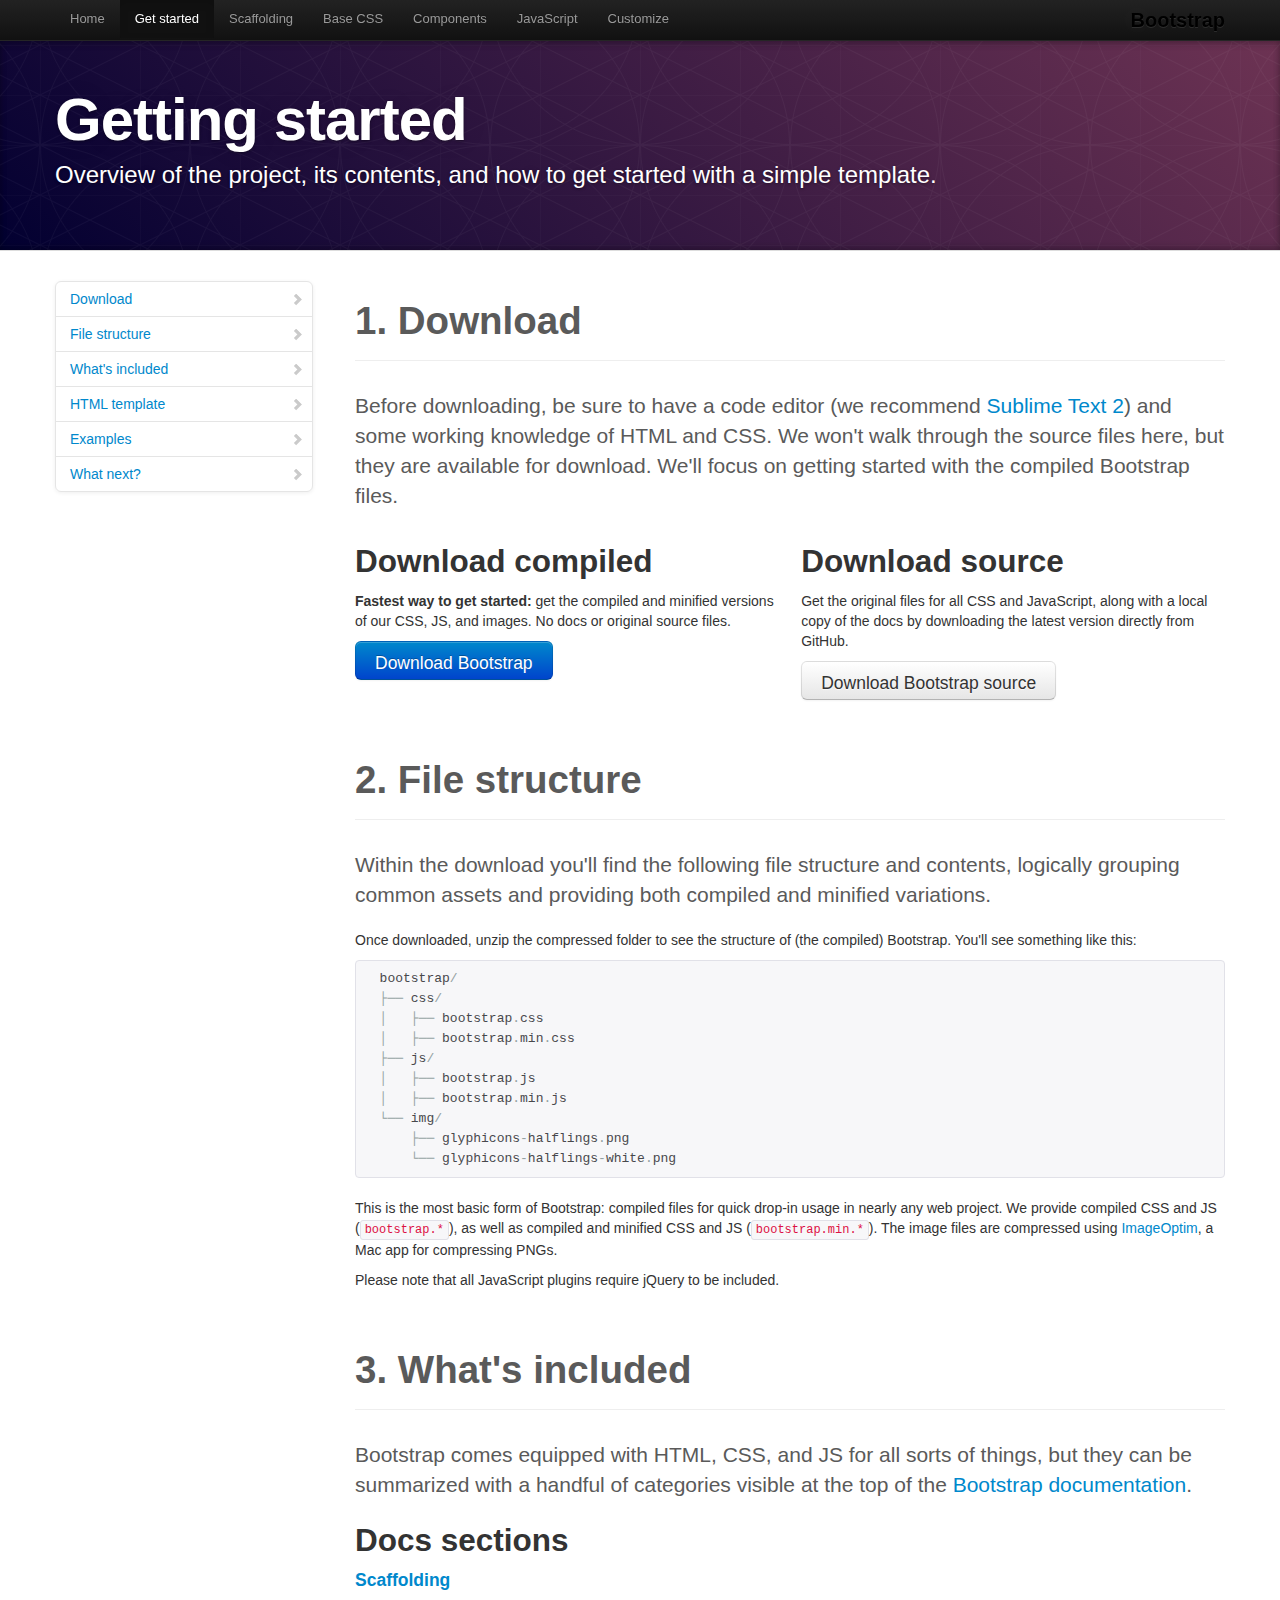
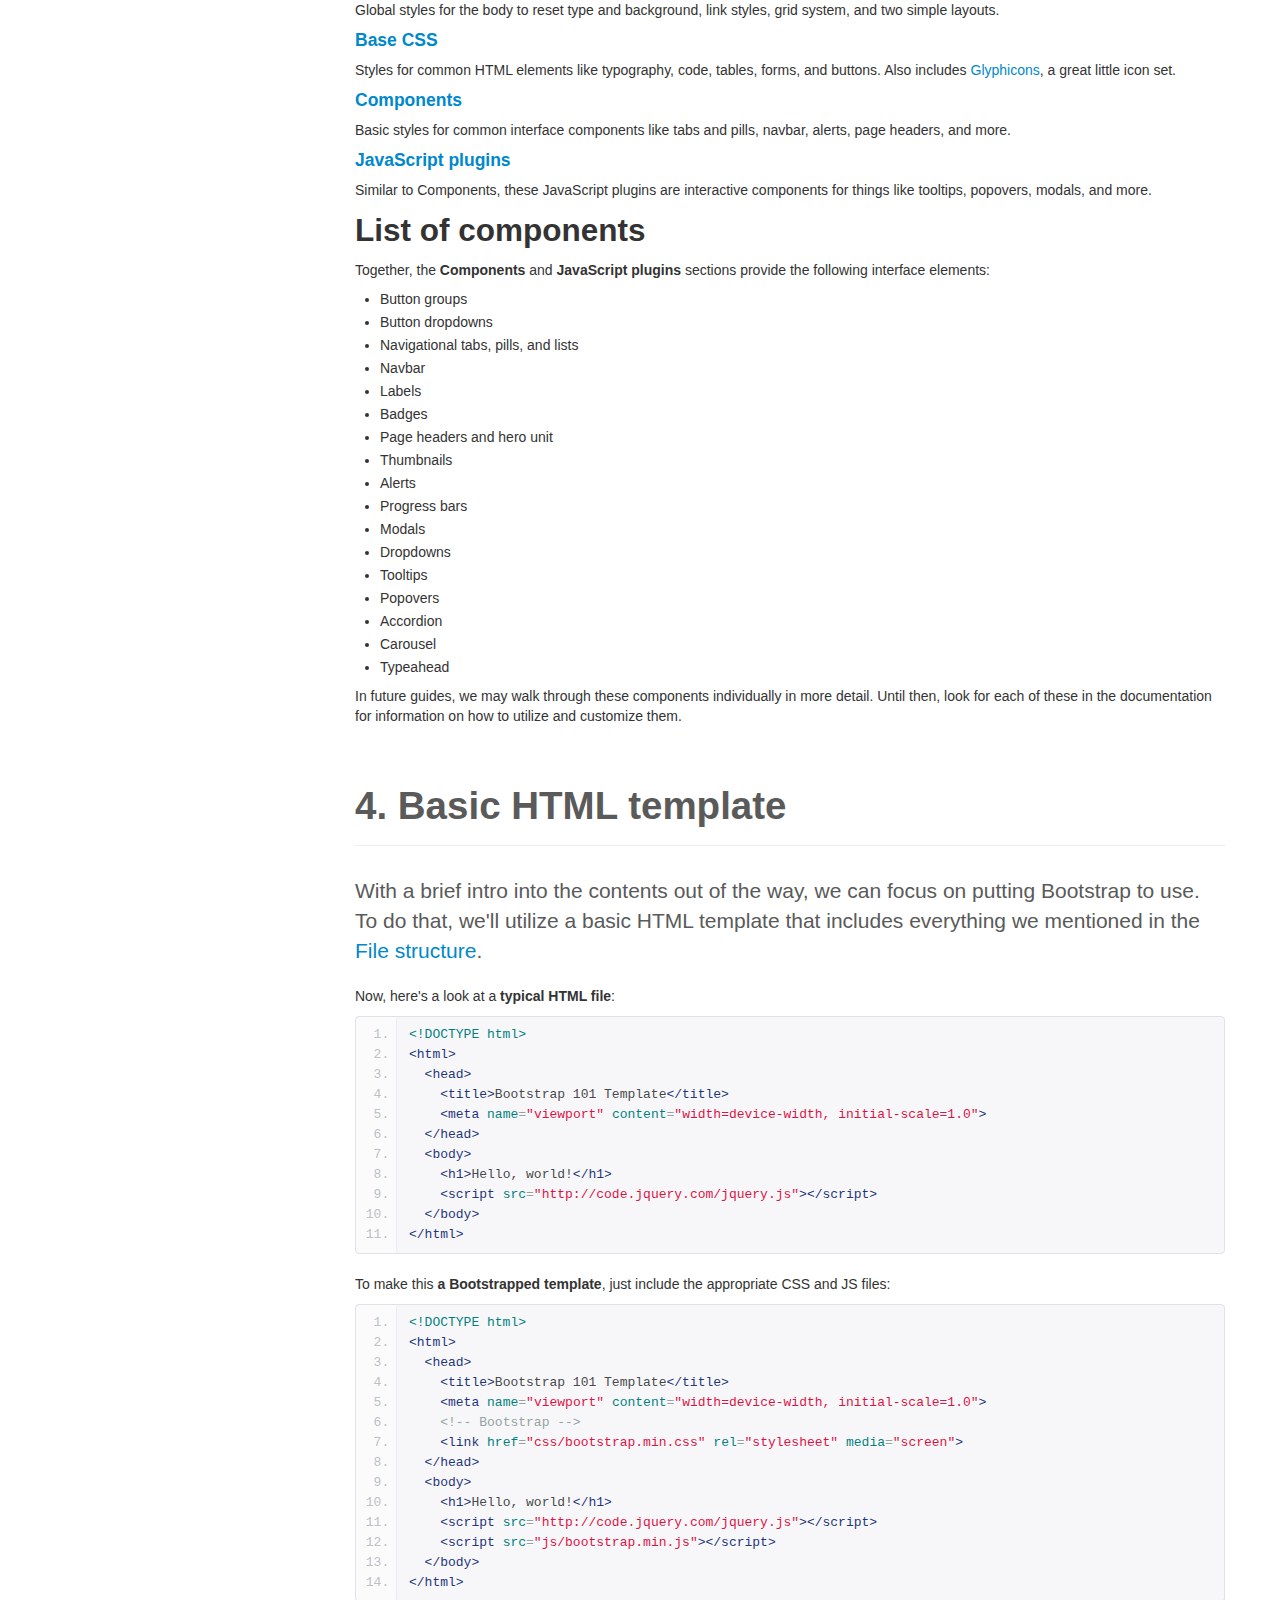
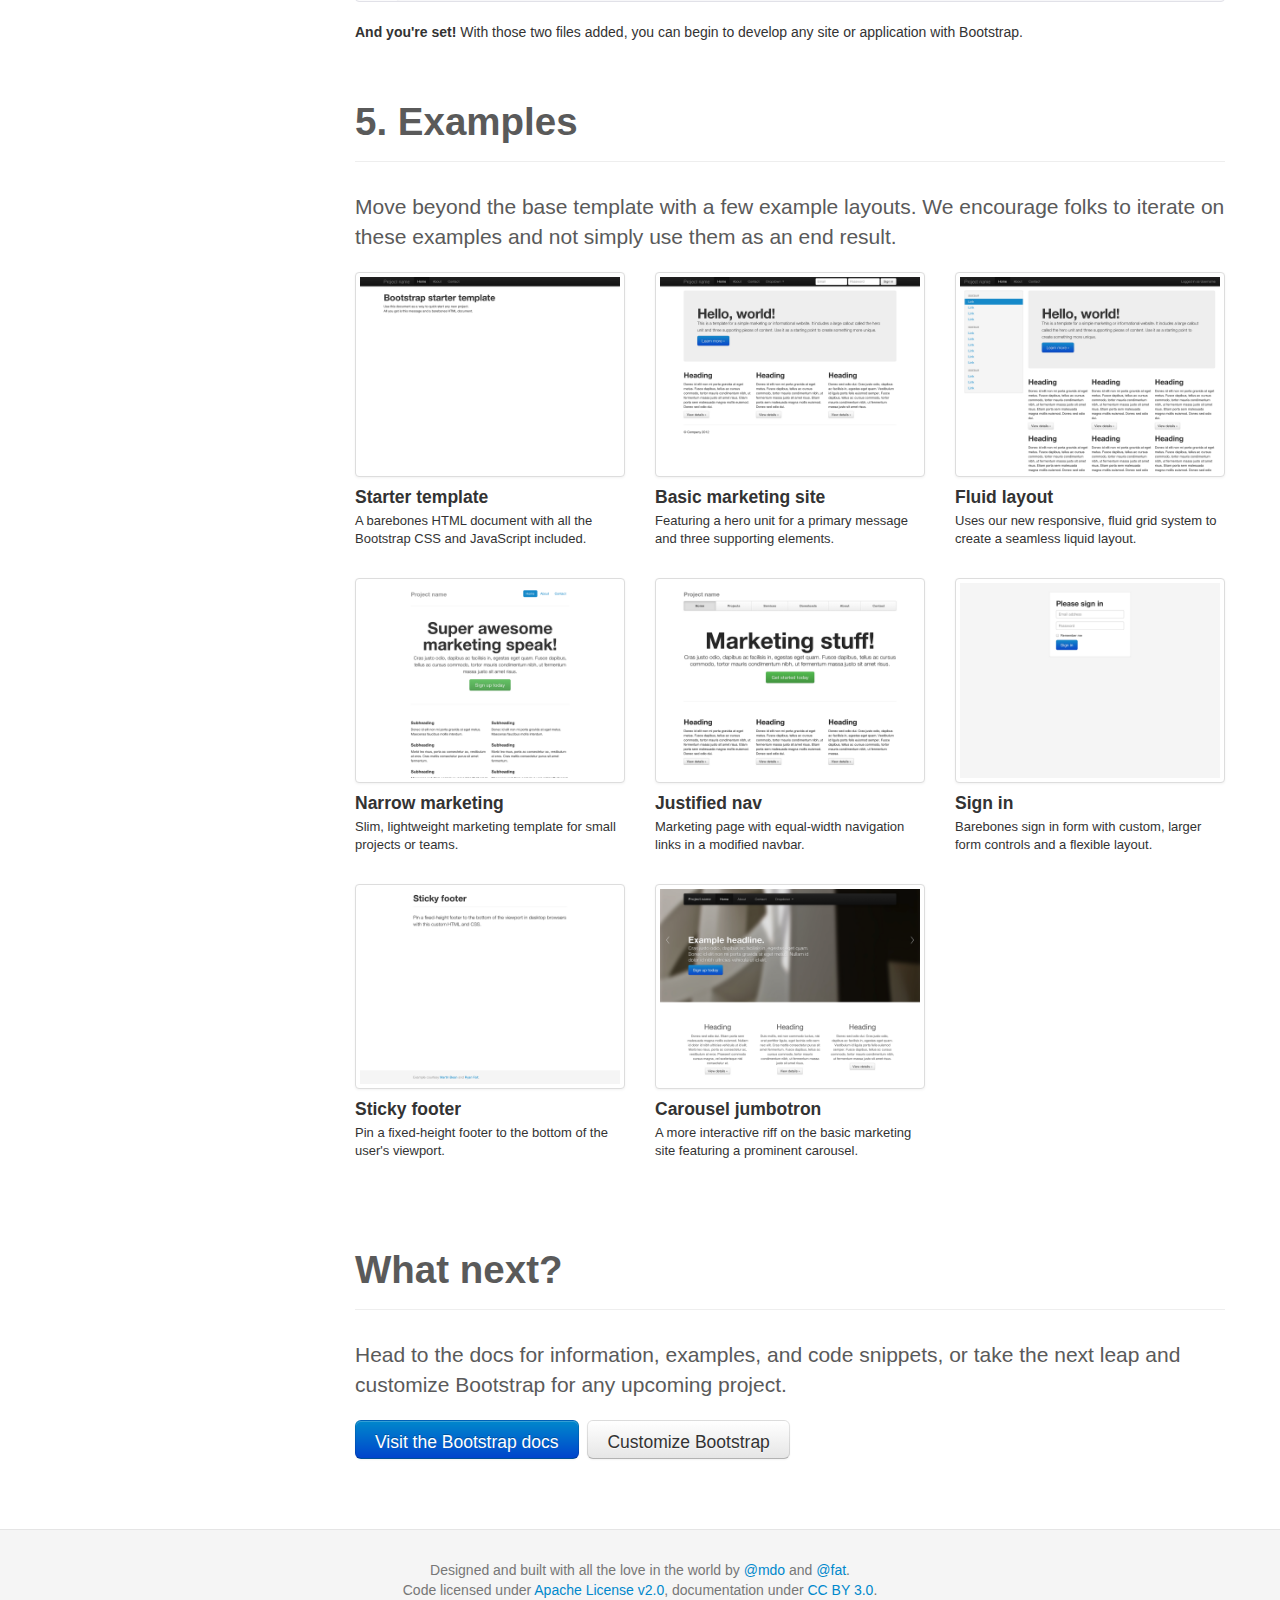
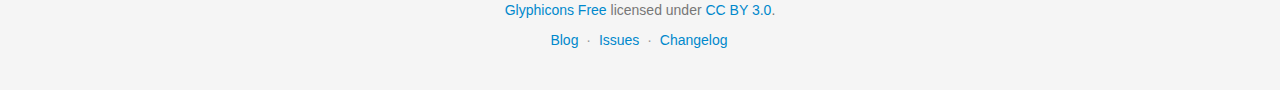
<file: public/bootstrap/docs/getting-started.html>
<!DOCTYPE html>
<html lang="en">
  <head>
    <meta charset="utf-8">
    <title>Getting · Bootstrap</title>
    <meta name="viewport" content="width=device-width, initial-scale=1.0">
    <meta name="description" content="">
    <meta name="author" content="">

    <!-- Le styles -->
    <link href="assets/css/bootstrap.css" rel="stylesheet">
    <link href="assets/css/bootstrap-responsive.css" rel="stylesheet">
    <link href="assets/css/docs.css" rel="stylesheet">
    <link href="assets/js/google-code-prettify/prettify.css" rel="stylesheet">

    <!-- Le HTML5 shim, for IE6-8 support of HTML5 elements -->
    <!--[if lt IE 9]>
      <script src="assets/js/html5shiv.js"></script>
    <![endif]-->

    <!-- Le fav and touch icons -->
    <link rel="apple-touch-icon-precomposed" sizes="144x144" href="assets/ico/apple-touch-icon-144-precomposed.png">
    <link rel="apple-touch-icon-precomposed" sizes="114x114" href="assets/ico/apple-touch-icon-114-precomposed.png">
      <link rel="apple-touch-icon-precomposed" sizes="72x72" href="assets/ico/apple-touch-icon-72-precomposed.png">
                    <link rel="apple-touch-icon-precomposed" href="assets/ico/apple-touch-icon-57-precomposed.png">
                                   <link rel="shortcut icon" href="assets/ico/favicon.png">

    <script type="text/javascript">
      var _gaq = _gaq || [];
      _gaq.push(['_setAccount', 'UA-146052-10']);
      _gaq.push(['_trackPageview']);
      (function() {
        var ga = document.createElement('script'); ga.type = 'text/javascript'; ga.async = true;
        ga.src = ('https:' == document.location.protocol ? 'https://ssl' : 'http://www') + '.google-analytics.com/ga.js';
        var s = document.getElementsByTagName('script')[0]; s.parentNode.insertBefore(ga, s);
      })();
    </script>
  </head>

  <body data-spy="scroll" data-target=".bs-docs-sidebar">

    <!-- Navbar
    ================================================== -->
    <div class="navbar navbar-inverse navbar-fixed-top">
      <div class="navbar-inner">
        <div class="container">
          <button type="button" class="btn btn-navbar" data-toggle="collapse" data-target=".nav-collapse">
            <span class="icon-bar"></span>
            <span class="icon-bar"></span>
            <span class="icon-bar"></span>
          </button>
          <a class="brand" href="./index.html">Bootstrap</a>
          <div class="nav-collapse collapse">
            <ul class="nav">
              <li class="">
                <a href="./index.html">Home</a>
              </li>
              <li class="active">
                <a href="./getting-started.html">Get started</a>
              </li>
              <li class="">
                <a href="./scaffolding.html">Scaffolding</a>
              </li>
              <li class="">
                <a href="./base-css.html">Base CSS</a>
              </li>
              <li class="">
                <a href="./components.html">Components</a>
              </li>
              <li class="">
                <a href="./javascript.html">JavaScript</a>
              </li>
              <li class="">
                <a href="./customize.html">Customize</a>
              </li>
            </ul>
          </div>
        </div>
      </div>
    </div>

<!-- Subhead
================================================== -->
<header class="jumbotron subhead" id="overview">
  <div class="container">
    <h1>Getting started</h1>
    <p class="lead">Overview of the project, its contents, and how to get started with a simple template.</p>
  </div>
</header>


  <div class="container">

    <!-- Docs nav
    ================================================== -->
    <div class="row">
      <div class="span3 bs-docs-sidebar">
        <ul class="nav nav-list bs-docs-sidenav">
          <li><a href="#download-bootstrap"><i class="icon-chevron-right"></i> Download</a></li>
          <li><a href="#file-structure"><i class="icon-chevron-right"></i> File structure</a></li>
          <li><a href="#contents"><i class="icon-chevron-right"></i> What's included</a></li>
          <li><a href="#html-template"><i class="icon-chevron-right"></i> HTML template</a></li>
          <li><a href="#examples"><i class="icon-chevron-right"></i> Examples</a></li>
          <li><a href="#what-next"><i class="icon-chevron-right"></i> What next?</a></li>
        </ul>
      </div>
      <div class="span9">



        <!-- Download
        ================================================== -->
        <section id="download-bootstrap">
          <div class="page-header">
            <h1>1. Download</h1>
          </div>
          <p class="lead">Before downloading, be sure to have a code editor (we recommend <a href="http://sublimetext.com/2">Sublime Text 2</a>) and some working knowledge of HTML and CSS. We won't walk through the source files here, but they are available for download. We'll focus on getting started with the compiled Bootstrap files.</p>

          <div class="row-fluid">
            <div class="span6">
              <h2>Download compiled</h2>
              <p><strong>Fastest way to get started:</strong> get the compiled and minified versions of our CSS, JS, and images. No docs or original source files.</p>
              <p><a class="btn btn-large btn-primary" href="assets/bootstrap.zip" onclick="_gaq.push(['_trackEvent', 'Getting started', 'Download', 'Download compiled']);">Download Bootstrap</a></p>
            </div>
            <div class="span6">
              <h2>Download source</h2>
              <p>Get the original files for all CSS and JavaScript, along with a local copy of the docs by downloading the latest version directly from GitHub.</p>
              <p><a class="btn btn-large" href="https://github.com/twbs/bootstrap/zipball/master" >Download Bootstrap source</a></p>
            </div>
          </div>
        </section>



        <!-- File structure
        ================================================== -->
        <section id="file-structure">
          <div class="page-header">
            <h1>2. File structure</h1>
          </div>
          <p class="lead">Within the download you'll find the following file structure and contents, logically grouping common assets and providing both compiled and minified variations.</p>
          <p>Once downloaded, unzip the compressed folder to see the structure of (the compiled) Bootstrap. You'll see something like this:</p>
<pre class="prettyprint">
  bootstrap/
  ├── css/
  │   ├── bootstrap.css
  │   ├── bootstrap.min.css
  ├── js/
  │   ├── bootstrap.js
  │   ├── bootstrap.min.js
  └── img/
      ├── glyphicons-halflings.png
      └── glyphicons-halflings-white.png
</pre>
          <p>This is the most basic form of Bootstrap: compiled files for quick drop-in usage in nearly any web project. We provide compiled CSS and JS (<code>bootstrap.*</code>), as well as compiled and minified CSS and JS (<code>bootstrap.min.*</code>). The image files are compressed using <a href="http://imageoptim.com/">ImageOptim</a>, a Mac app for compressing PNGs.</p>
          <p>Please note that all JavaScript plugins require jQuery to be included.</p>
        </section>



        <!-- Contents
        ================================================== -->
        <section id="contents">
          <div class="page-header">
            <h1>3. What's included</h1>
          </div>
          <p class="lead">Bootstrap comes equipped with HTML, CSS, and JS for all sorts of things, but they can be summarized with a handful of categories visible at the top of the <a href="http://getbootstrap.com">Bootstrap documentation</a>.</p>

          <h2>Docs sections</h2>
          <h4><a href="http://twbs.github.com/bootstrap/scaffolding.html">Scaffolding</a></h4>
          <p>Global styles for the body to reset type and background, link styles, grid system, and two simple layouts.</p>
          <h4><a href="http://twbs.github.com/bootstrap/base-css.html">Base CSS</a></h4>
          <p>Styles for common HTML elements like typography, code, tables, forms, and buttons. Also includes <a href="http://glyphicons.com">Glyphicons</a>, a great little icon set.</p>
          <h4><a href="http://twbs.github.com/bootstrap/components.html">Components</a></h4>
          <p>Basic styles for common interface components like tabs and pills, navbar, alerts, page headers, and more.</p>
          <h4><a href="http://twbs.github.com/bootstrap/javascript.html">JavaScript plugins</a></h4>
          <p>Similar to Components, these JavaScript plugins are interactive components for things like tooltips, popovers, modals, and more.</p>

          <h2>List of components</h2>
          <p>Together, the <strong>Components</strong> and <strong>JavaScript plugins</strong> sections provide the following interface elements:</p>
          <ul>
            <li>Button groups</li>
            <li>Button dropdowns</li>
            <li>Navigational tabs, pills, and lists</li>
            <li>Navbar</li>
            <li>Labels</li>
            <li>Badges</li>
            <li>Page headers and hero unit</li>
            <li>Thumbnails</li>
            <li>Alerts</li>
            <li>Progress bars</li>
            <li>Modals</li>
            <li>Dropdowns</li>
            <li>Tooltips</li>
            <li>Popovers</li>
            <li>Accordion</li>
            <li>Carousel</li>
            <li>Typeahead</li>
          </ul>
          <p>In future guides, we may walk through these components individually in more detail. Until then, look for each of these in the documentation for information on how to utilize and customize them.</p>
        </section>



        <!-- HTML template
        ================================================== -->
        <section id="html-template">
          <div class="page-header">
            <h1>4. Basic HTML template</h1>
          </div>
          <p class="lead">With a brief intro into the contents out of the way, we can focus on putting Bootstrap to use. To do that, we'll utilize a basic HTML template that includes everything we mentioned in the <a href="./getting-started.html#file-structure">File structure</a>.</p>
          <p>Now, here's a look at a <strong>typical HTML file</strong>:</p>
<pre class="prettyprint linenums">
&lt;!DOCTYPE html&gt;
&lt;html&gt;
  &lt;head&gt;
    &lt;title&gt;Bootstrap 101 Template&lt;/title&gt;
    &lt;meta name="viewport" content="width=device-width, initial-scale=1.0"&gt;
  &lt;/head&gt;
  &lt;body&gt;
    &lt;h1&gt;Hello, world!&lt;/h1&gt;
    &lt;script src="http://code.jquery.com/jquery.js"&gt;&lt;/script&gt;
  &lt;/body&gt;
&lt;/html&gt;
</pre>
          <p>To make this <strong>a Bootstrapped template</strong>, just include the appropriate CSS and JS files:</p>
<pre class="prettyprint linenums">
&lt;!DOCTYPE html&gt;
&lt;html&gt;
  &lt;head&gt;
    &lt;title&gt;Bootstrap 101 Template&lt;/title&gt;
    &lt;meta name="viewport" content="width=device-width, initial-scale=1.0"&gt;
    &lt;!-- Bootstrap --&gt;
    &lt;link href="css/bootstrap.min.css" rel="stylesheet" media="screen"&gt;
  &lt;/head&gt;
  &lt;body&gt;
    &lt;h1&gt;Hello, world!&lt;/h1&gt;
    &lt;script src="http://code.jquery.com/jquery.js"&gt;&lt;/script&gt;
    &lt;script src="js/bootstrap.min.js"&gt;&lt;/script&gt;
  &lt;/body&gt;
&lt;/html&gt;
</pre>
          <p><strong>And you're set!</strong> With those two files added, you can begin to develop any site or application with Bootstrap.</p>
        </section>



        <!-- Examples
        ================================================== -->
        <section id="examples">
          <div class="page-header">
            <h1>5. Examples</h1>
          </div>
          <p class="lead">Move beyond the base template with a few example layouts. We encourage folks to iterate on these examples and not simply use them as an end result.</p>
          <ul class="thumbnails bootstrap-examples">
            <li class="span3">
              <a class="thumbnail" href="examples/starter-template.html">
                <img src="assets/img/examples/bootstrap-example-starter.png" alt="">
              </a>
              <h4>Starter template</h4>
              <p>A barebones HTML document with all the Bootstrap CSS and JavaScript included.</p>
            </li>
            <li class="span3">
              <a class="thumbnail" href="examples/hero.html">
                <img src="assets/img/examples/bootstrap-example-marketing.png" alt="">
              </a>
              <h4>Basic marketing site</h4>
              <p>Featuring a hero unit for a primary message and three supporting elements.</p>
            </li>
            <li class="span3">
              <a class="thumbnail" href="examples/fluid.html">
                <img src="assets/img/examples/bootstrap-example-fluid.png" alt="">
              </a>
              <h4>Fluid layout</h4>
              <p>Uses our new responsive, fluid grid system to create a seamless liquid layout.</p>
            </li>

            <li class="span3">
              <a class="thumbnail" href="examples/marketing-narrow.html">
                <img src="assets/img/examples/bootstrap-example-marketing-narrow.png" alt="">
              </a>
              <h4>Narrow marketing</h4>
              <p>Slim, lightweight marketing template for small projects or teams.</p>
            </li>
            <li class="span3">
              <a class="thumbnail" href="examples/justified-nav.html">
                <img src="assets/img/examples/bootstrap-example-justified-nav.png" alt="">
              </a>
              <h4>Justified nav</h4>
              <p>Marketing page with equal-width navigation links in a modified navbar.</p>
            </li>
            <li class="span3">
              <a class="thumbnail" href="examples/signin.html">
                <img src="assets/img/examples/bootstrap-example-signin.png" alt="">
              </a>
              <h4>Sign in</h4>
              <p>Barebones sign in form with custom, larger form controls and a flexible layout.</p>
            </li>

            <li class="span3">
              <a class="thumbnail" href="examples/sticky-footer.html">
                <img src="assets/img/examples/bootstrap-example-sticky-footer.png" alt="">
              </a>
              <h4>Sticky footer</h4>
              <p>Pin a fixed-height footer to the bottom of the user's viewport.</p>
            </li>
            <li class="span3">
              <a class="thumbnail" href="examples/carousel.html">
                <img src="assets/img/examples/bootstrap-example-carousel.png" alt="">
              </a>
              <h4>Carousel jumbotron</h4>
              <p>A more interactive riff on the basic marketing site featuring a prominent carousel.</p>
            </li>
          </ul>
        </section>




        <!-- Next
        ================================================== -->
        <section id="what-next">
          <div class="page-header">
            <h1>What next?</h1>
          </div>
          <p class="lead">Head to the docs for information, examples, and code snippets, or take the next leap and customize Bootstrap for any upcoming project.</p>
          <a class="btn btn-large btn-primary" href="./scaffolding.html" onclick="_gaq.push(['_trackEvent', 'Getting started', 'Next steps', 'Visit docs']);">Visit the Bootstrap docs</a>
          <a class="btn btn-large" href="./customize.html" style="margin-left: 5px;" onclick="_gaq.push(['_trackEvent', 'Getting started', 'Next steps', 'Customize']);">Customize Bootstrap</a>
        </section>




      </div>
    </div>

  </div>



    <!-- Footer
    ================================================== -->
    <footer class="footer">
      <div class="container">
        <p>Designed and built with all the love in the world by <a href="http://twitter.com/mdo" target="_blank">@mdo</a> and <a href="http://twitter.com/fat" target="_blank">@fat</a>.</p>
        <p>Code licensed under <a href="http://www.apache.org/licenses/LICENSE-2.0" target="_blank">Apache License v2.0</a>, documentation under <a href="http://creativecommons.org/licenses/by/3.0/">CC BY 3.0</a>.</p>
        <p><a href="http://glyphicons.com">Glyphicons Free</a> licensed under <a href="http://creativecommons.org/licenses/by/3.0/">CC BY 3.0</a>.</p>
        <ul class="footer-links">
          <li><a href="http://blog.getbootstrap.com">Blog</a></li>
          <li class="muted">&middot;</li>
          <li><a href="https://github.com/twbs/bootstrap/issues?state=open">Issues</a></li>
          <li class="muted">&middot;</li>
          <li><a href="https://github.com/twbs/bootstrap/releases">Changelog</a></li>
        </ul>
      </div>
    </footer>



    <!-- Le javascript
    ================================================== -->
    <!-- Placed at the end of the document so the pages load faster -->
    <script type="text/javascript" src="http://platform.twitter.com/widgets.js"></script>
    <script src="assets/js/jquery.js"></script>
    <script src="assets/js/bootstrap-transition.js"></script>
    <script src="assets/js/bootstrap-alert.js"></script>
    <script src="assets/js/bootstrap-modal.js"></script>
    <script src="assets/js/bootstrap-dropdown.js"></script>
    <script src="assets/js/bootstrap-scrollspy.js"></script>
    <script src="assets/js/bootstrap-tab.js"></script>
    <script src="assets/js/bootstrap-tooltip.js"></script>
    <script src="assets/js/bootstrap-popover.js"></script>
    <script src="assets/js/bootstrap-button.js"></script>
    <script src="assets/js/bootstrap-collapse.js"></script>
    <script src="assets/js/bootstrap-carousel.js"></script>
    <script src="assets/js/bootstrap-typeahead.js"></script>
    <script src="assets/js/bootstrap-affix.js"></script>

    <script src="assets/js/holder/holder.js"></script>
    <script src="assets/js/google-code-prettify/prettify.js"></script>

    <script src="assets/js/application.js"></script>


    <!-- Analytics
    ================================================== -->
    <script>
      var _gauges = _gauges || [];
      (function() {
        var t   = document.createElement('script');
        t.type  = 'text/javascript';
        t.async = true;
        t.id    = 'gauges-tracker';
        t.setAttribute('data-site-id', '4f0dc9fef5a1f55508000013');
        t.src = '//secure.gaug.es/track.js';
        var s = document.getElementsByTagName('script')[0];
        s.parentNode.insertBefore(t, s);
      })();
    </script>

  </body>
</html>
</file>
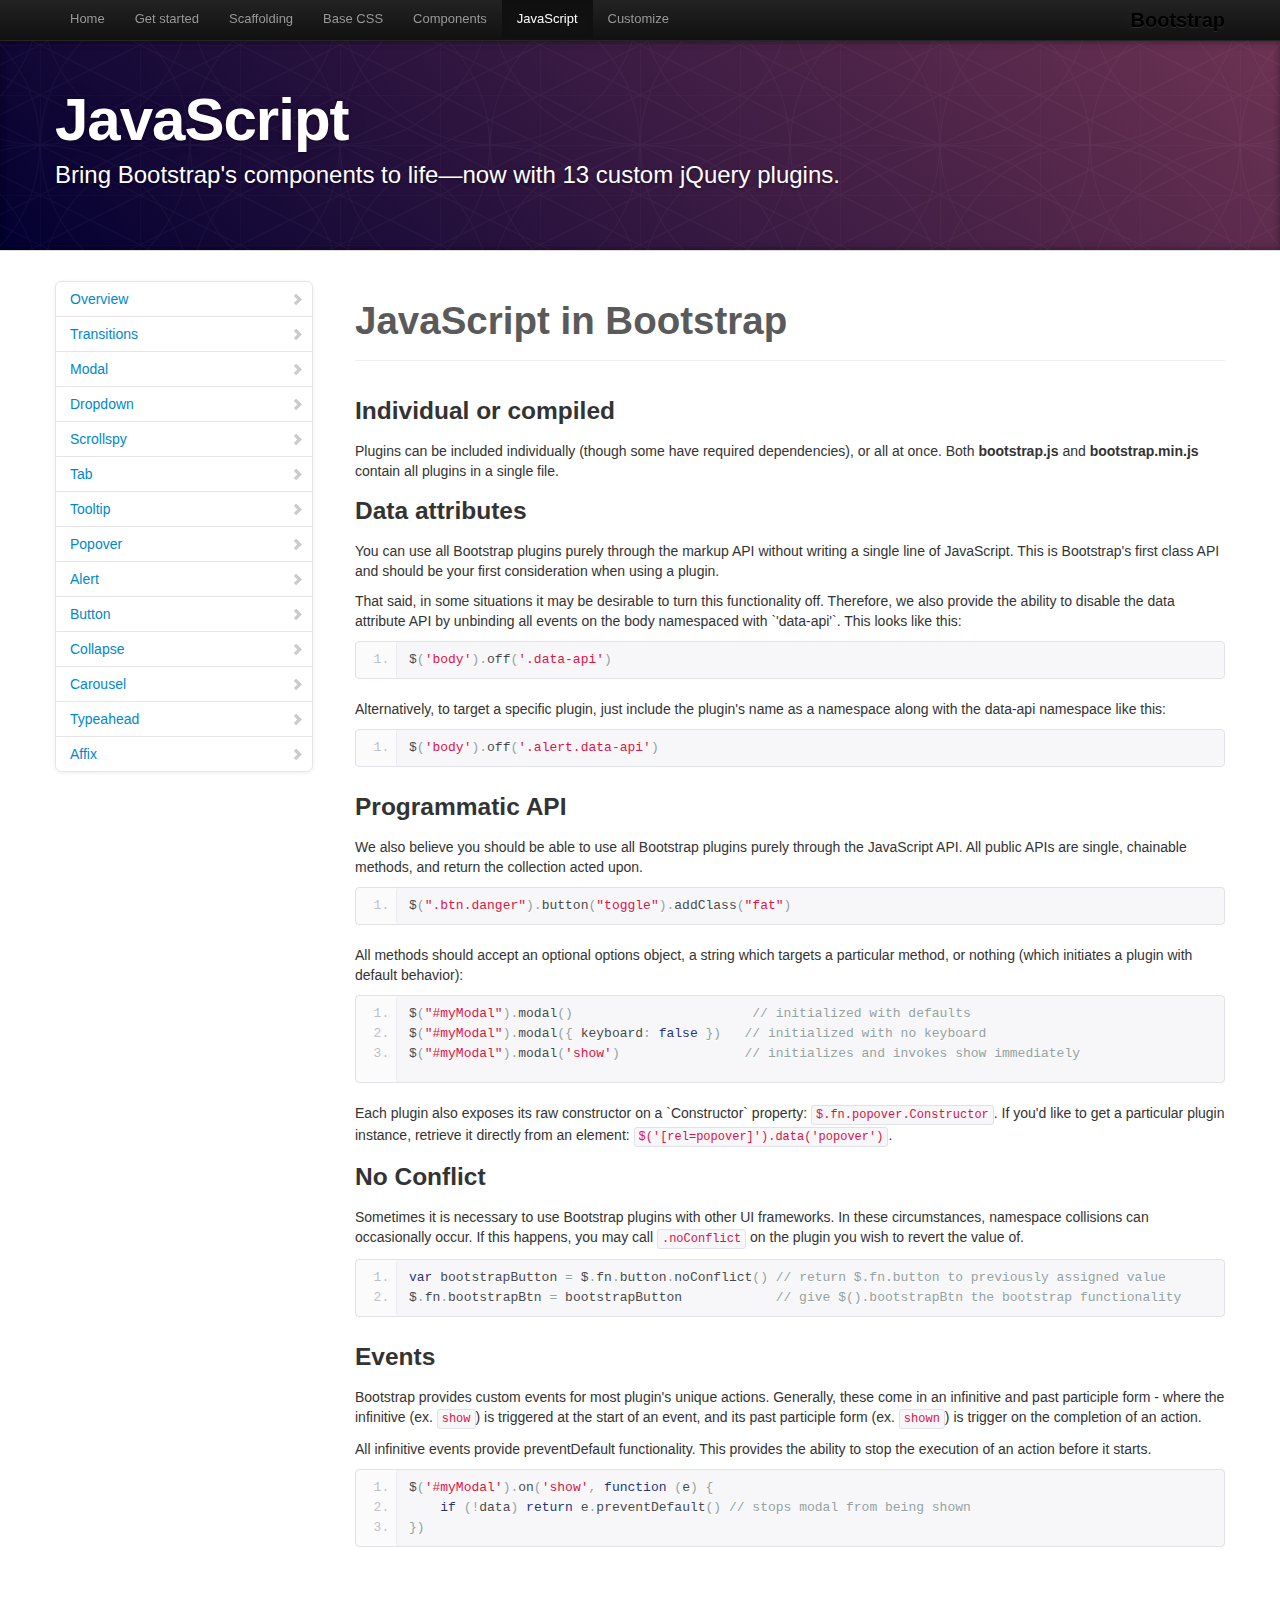
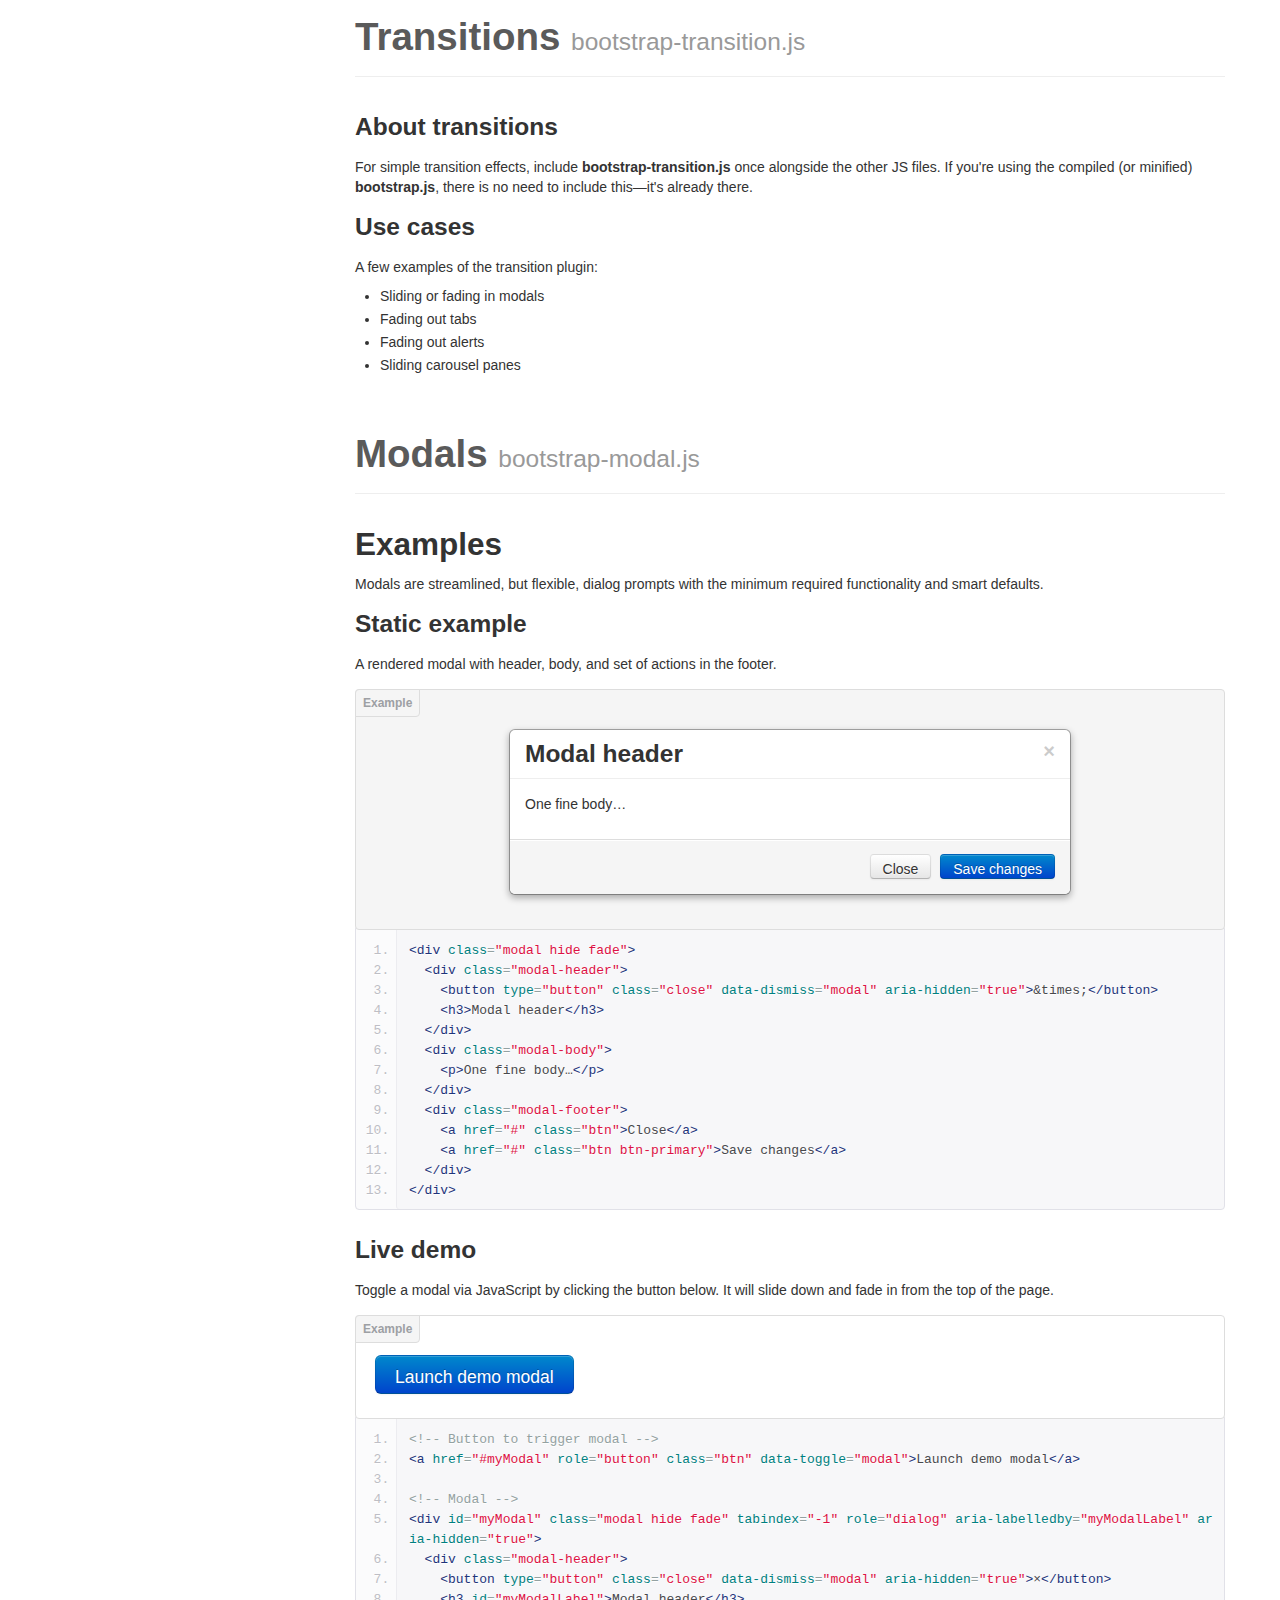
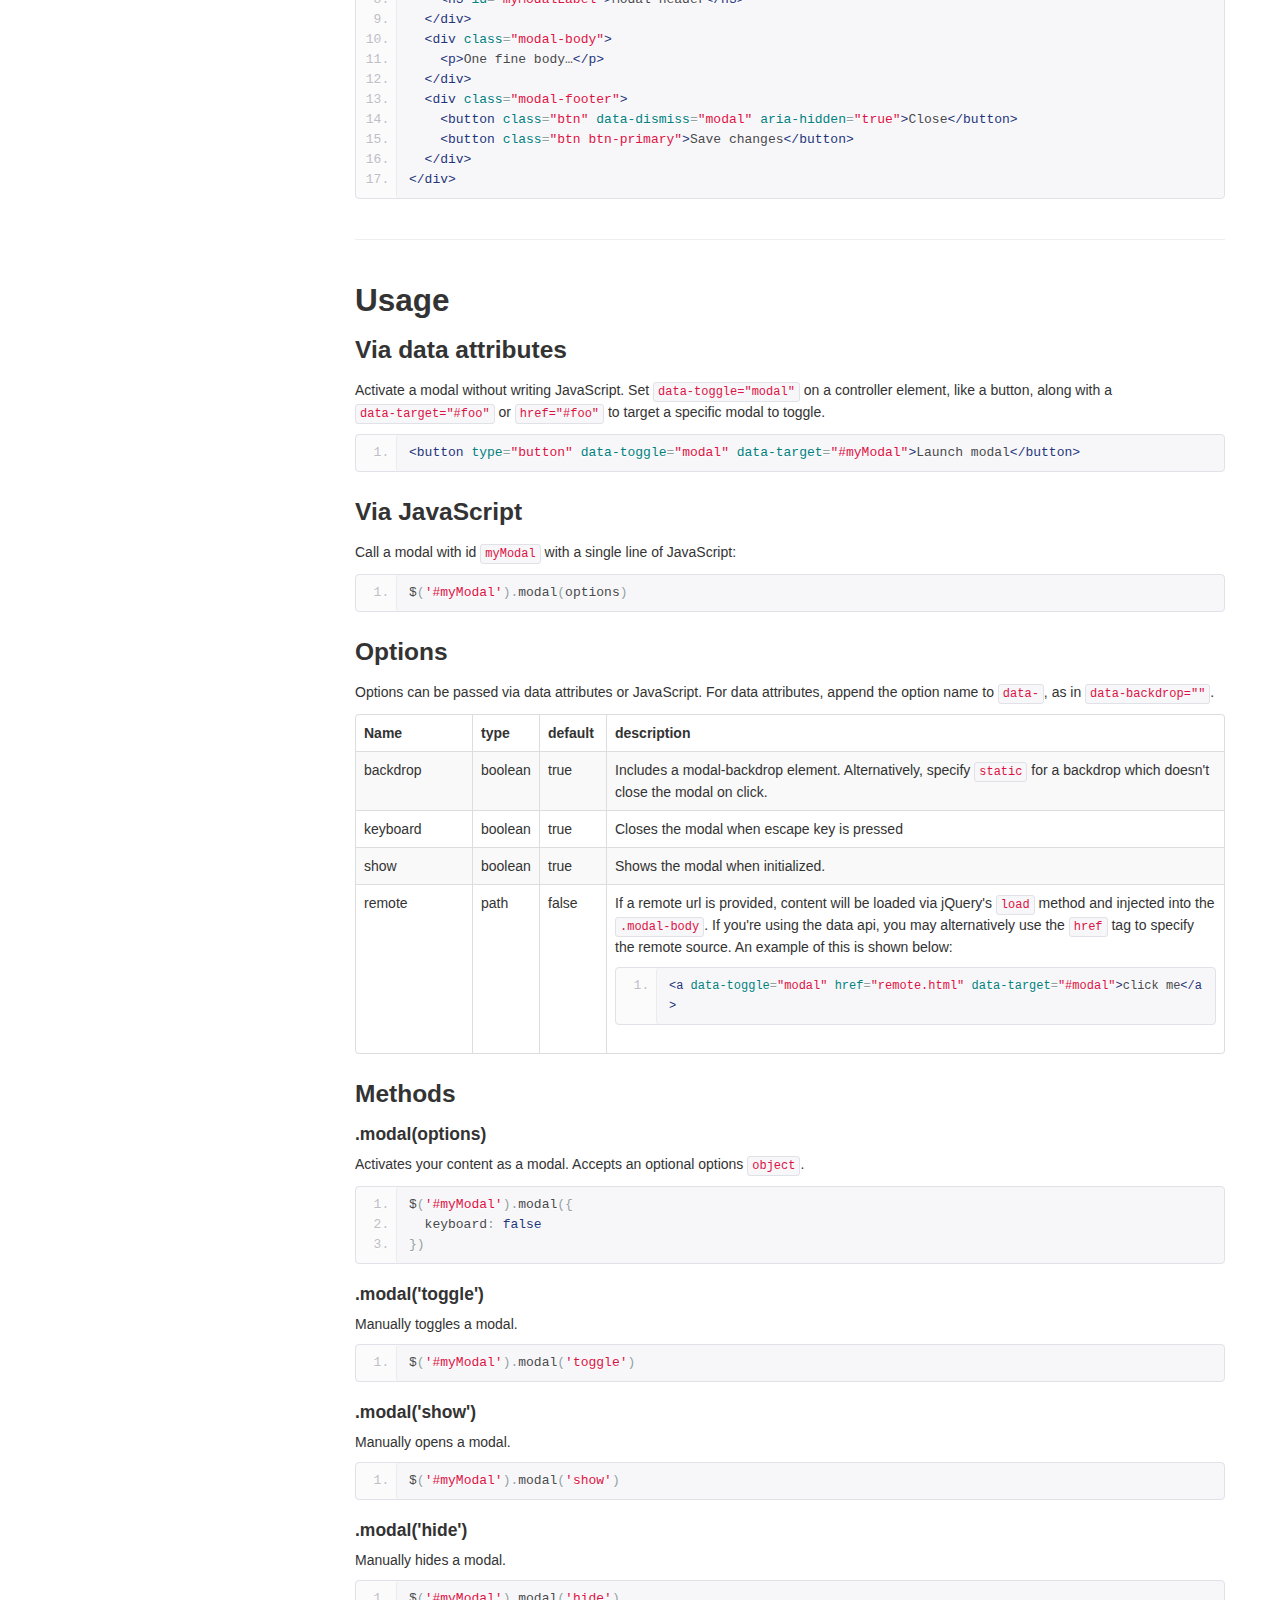
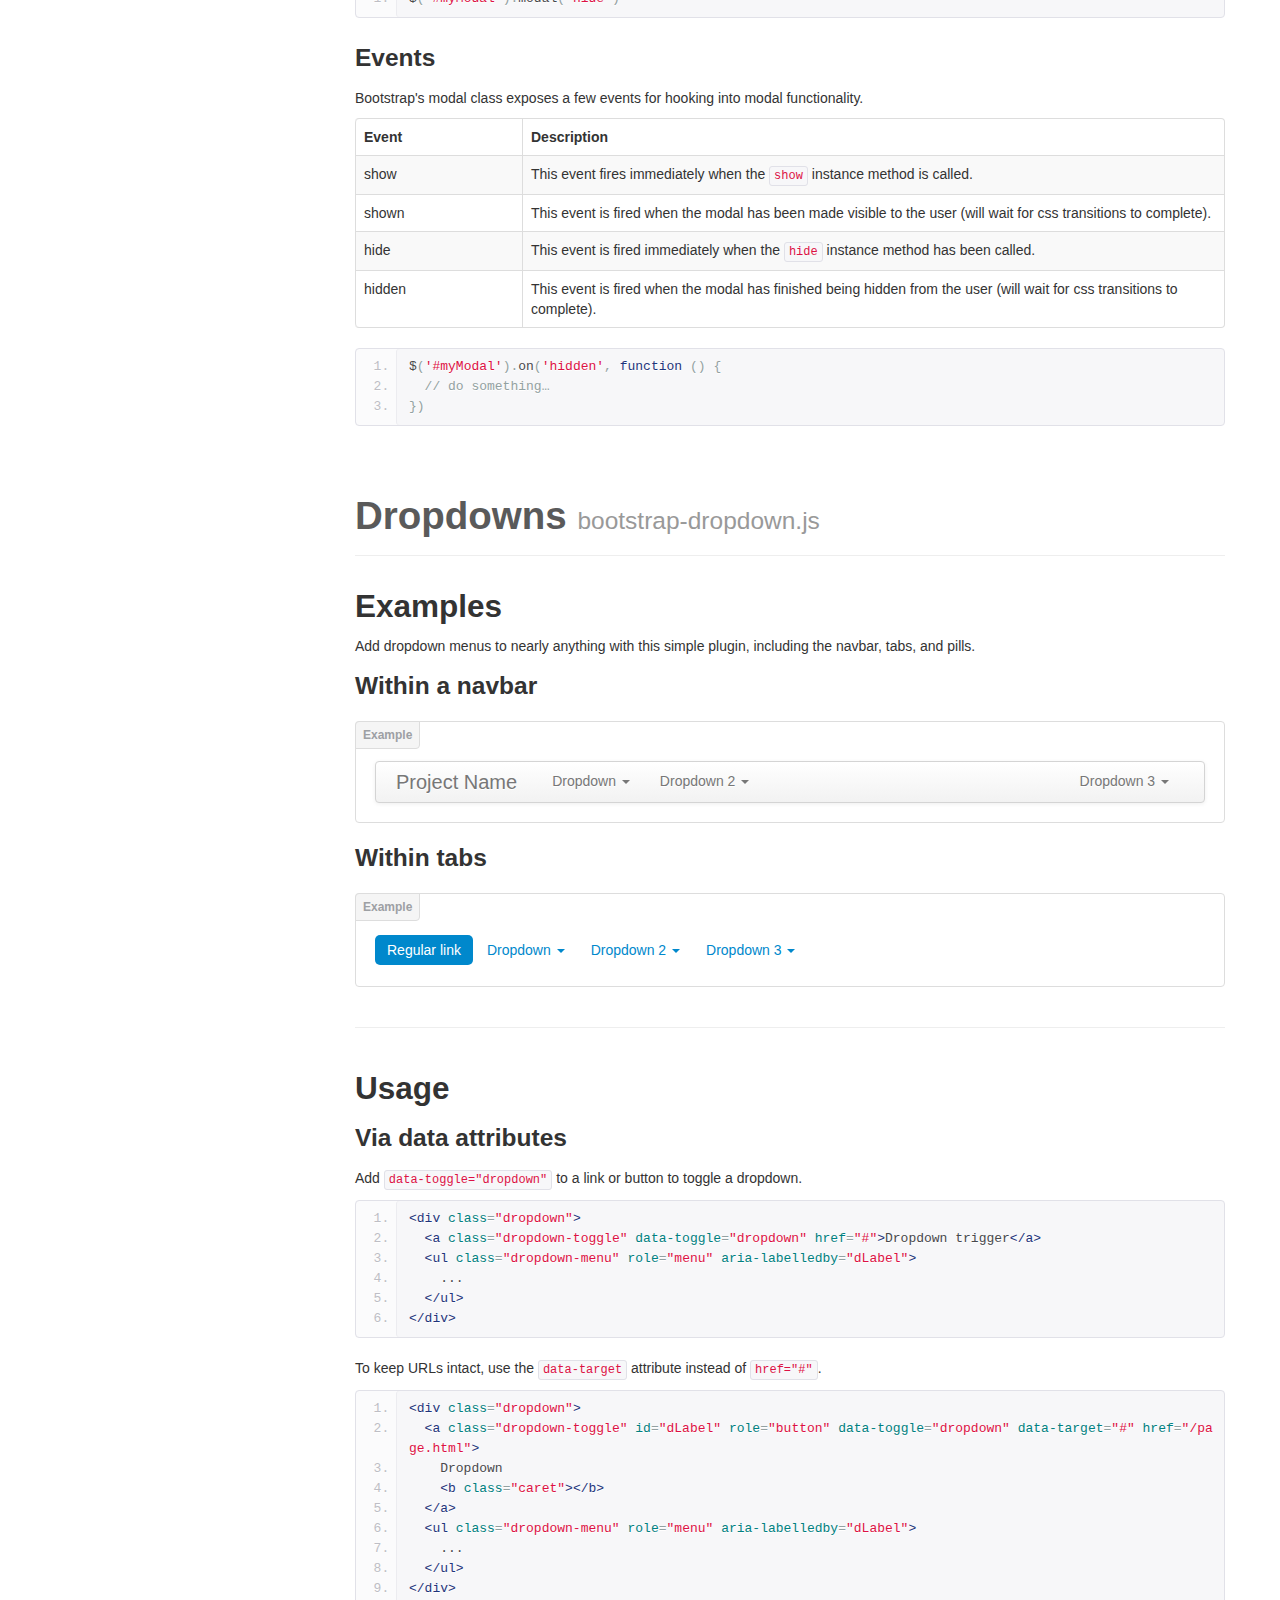
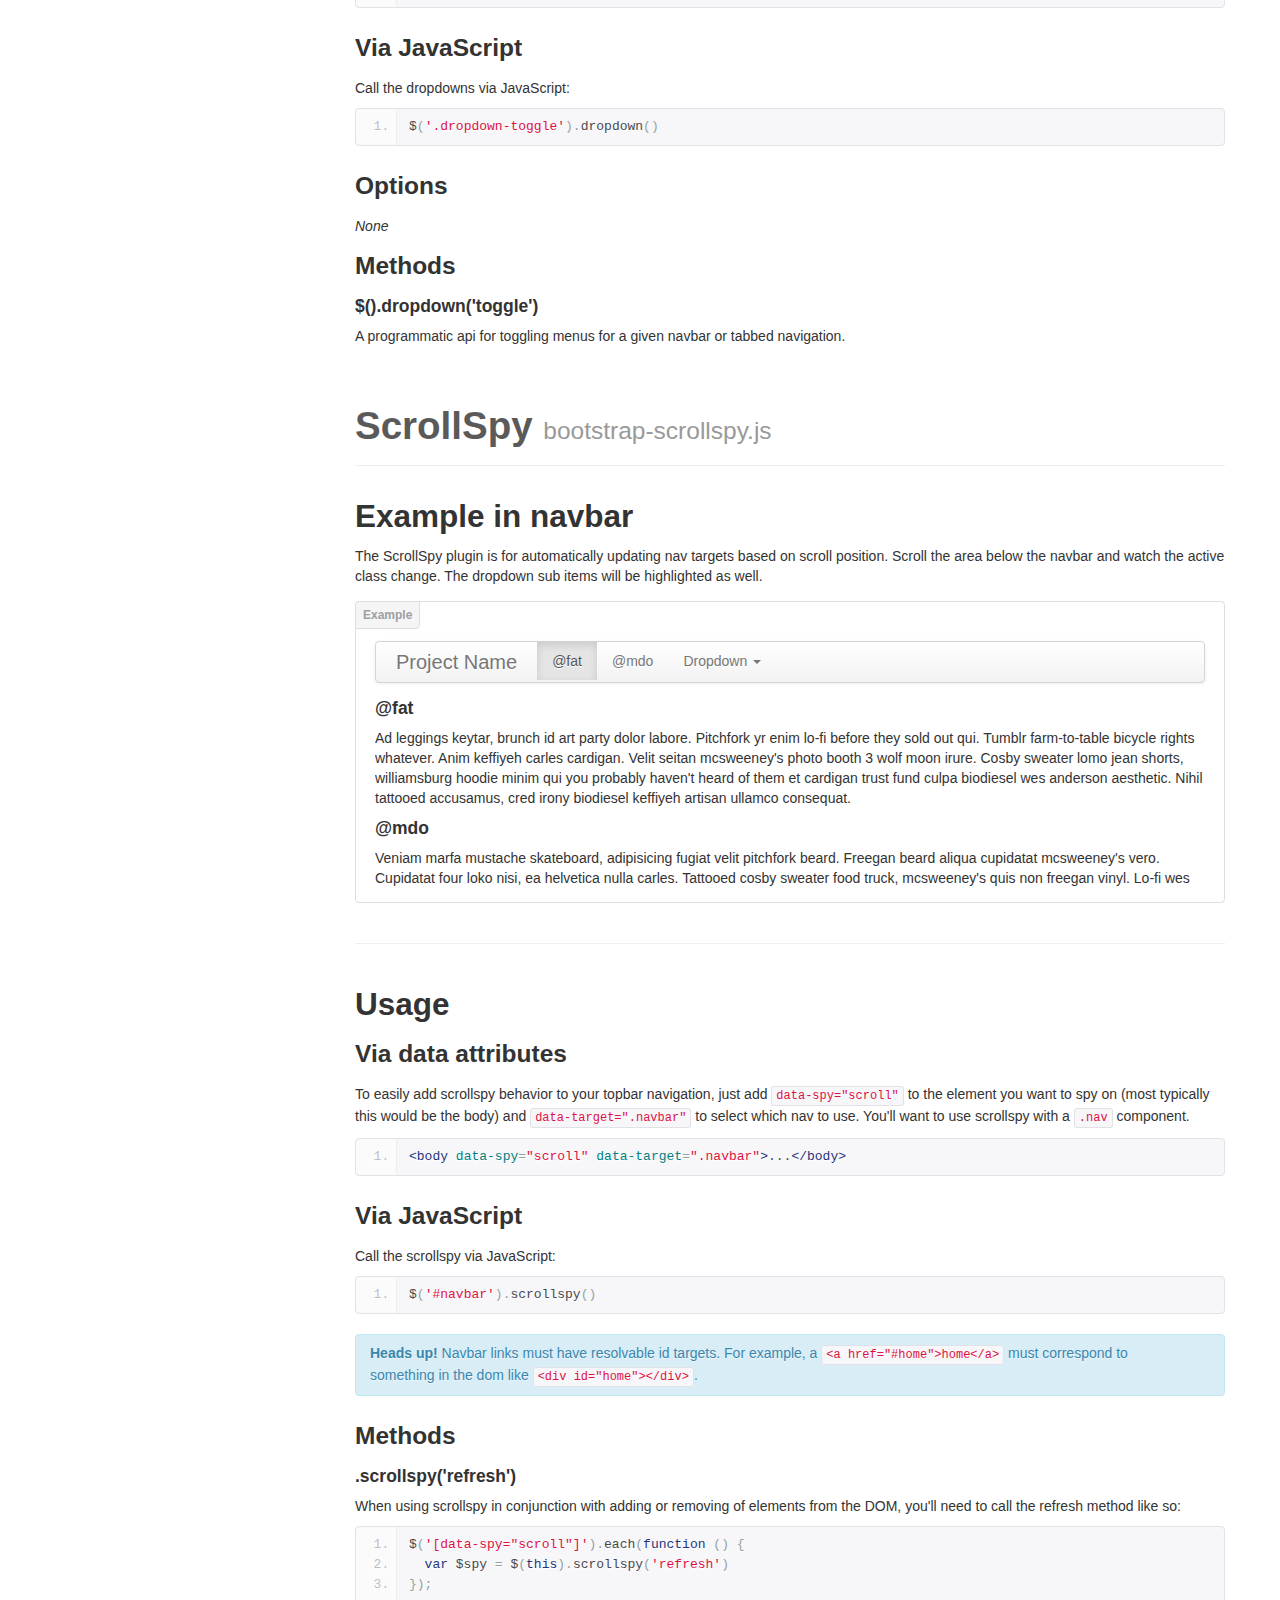
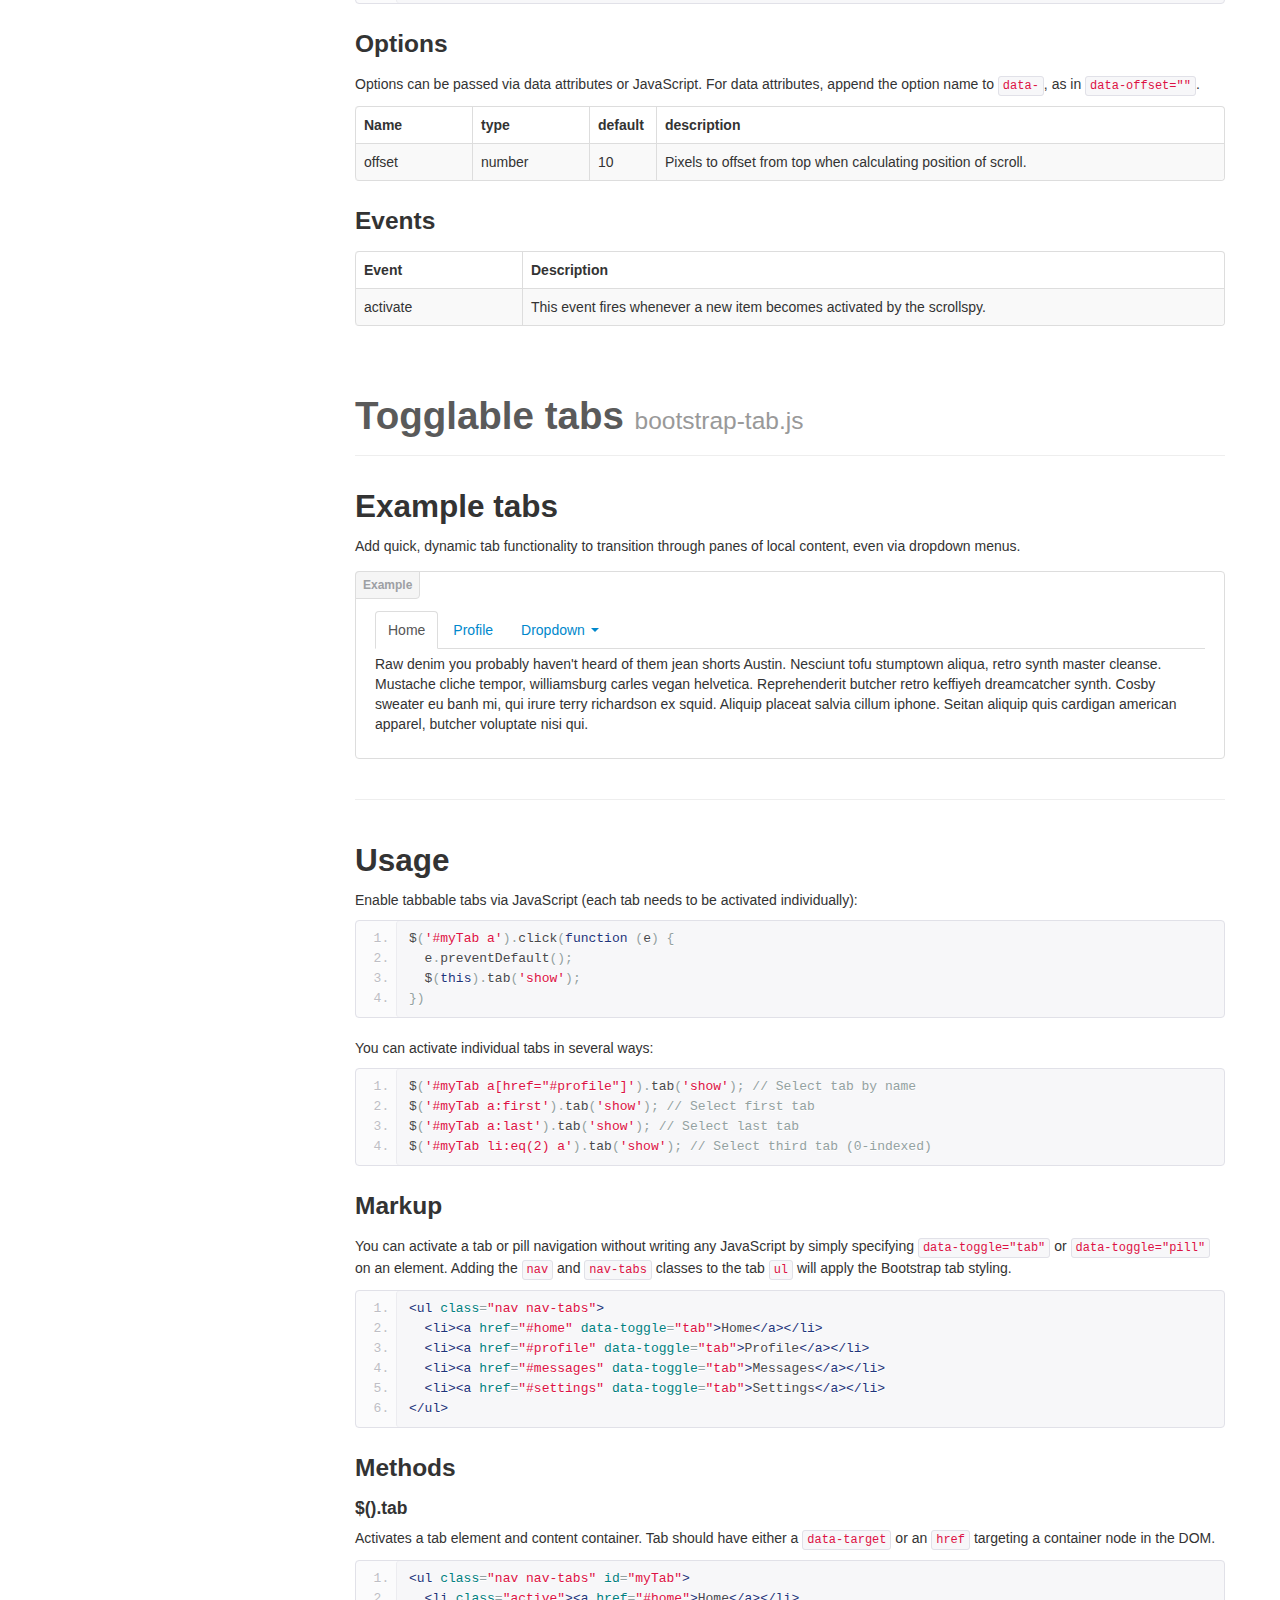
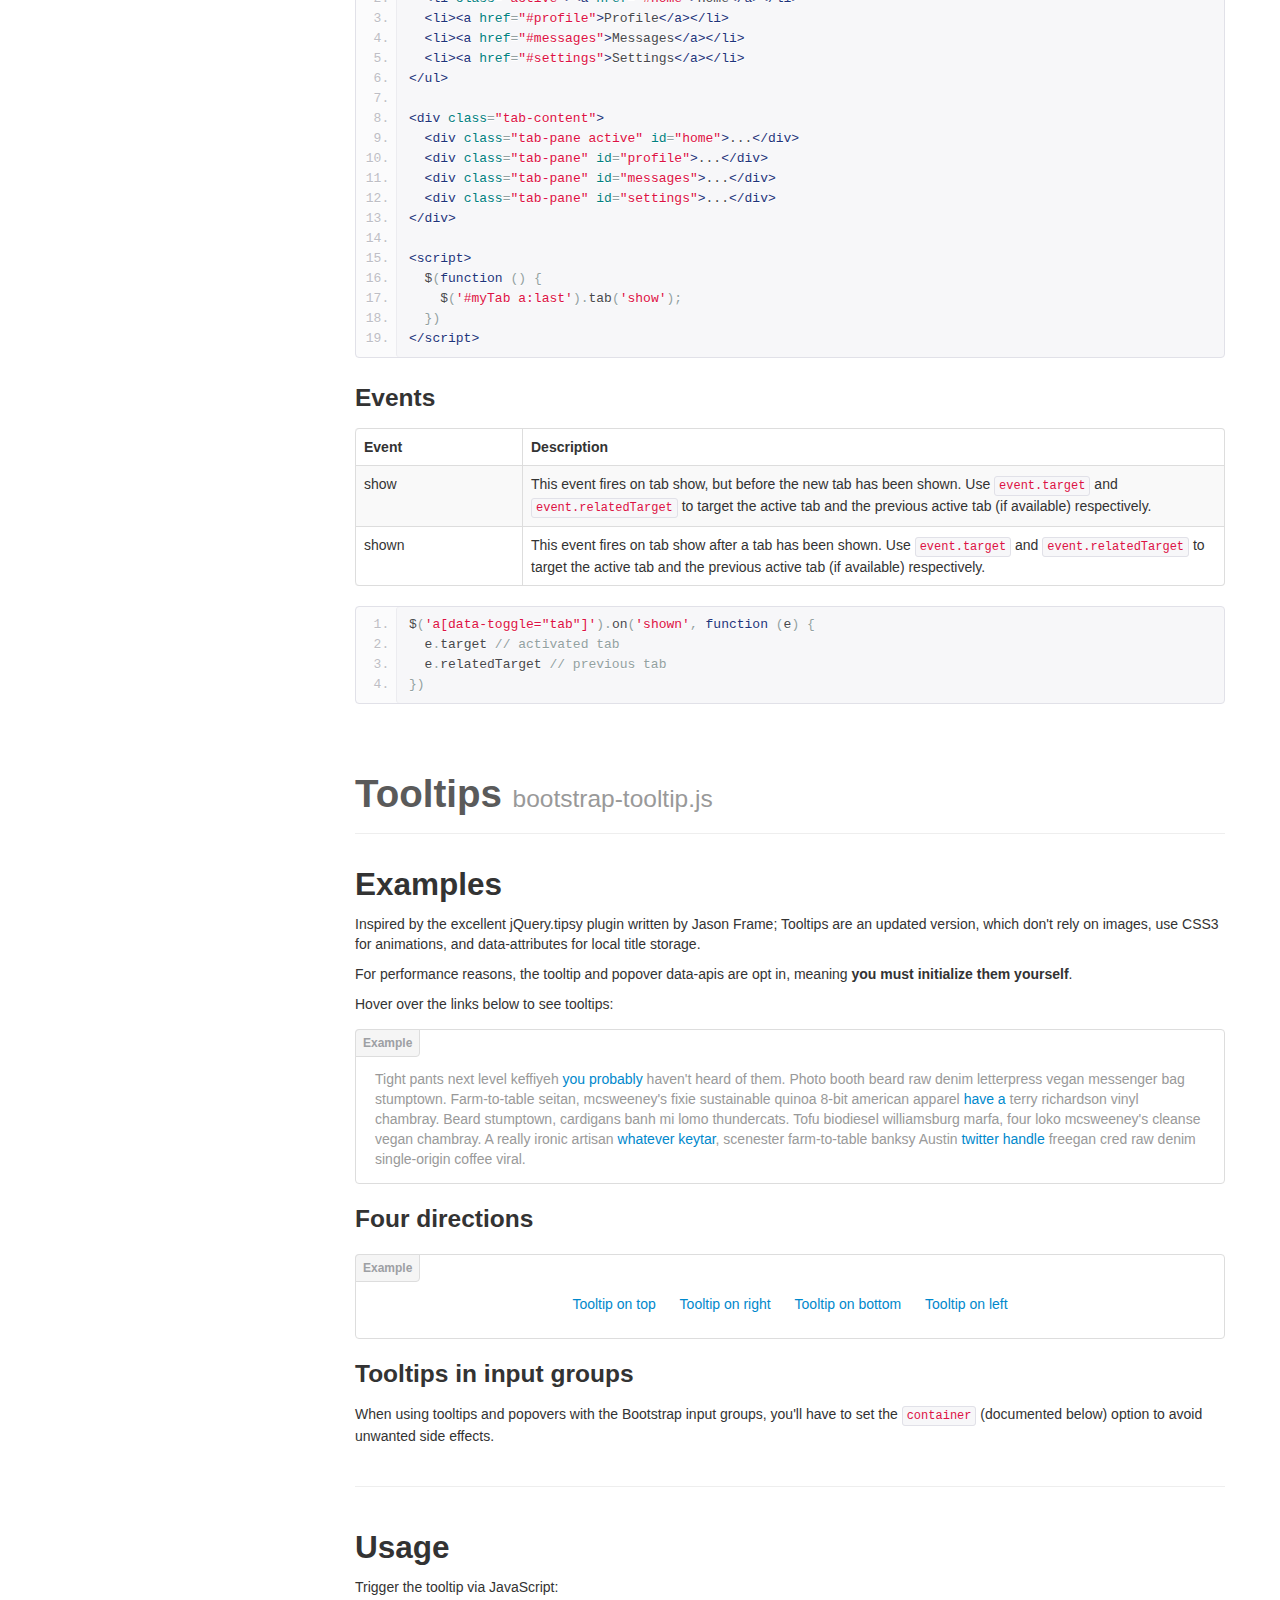
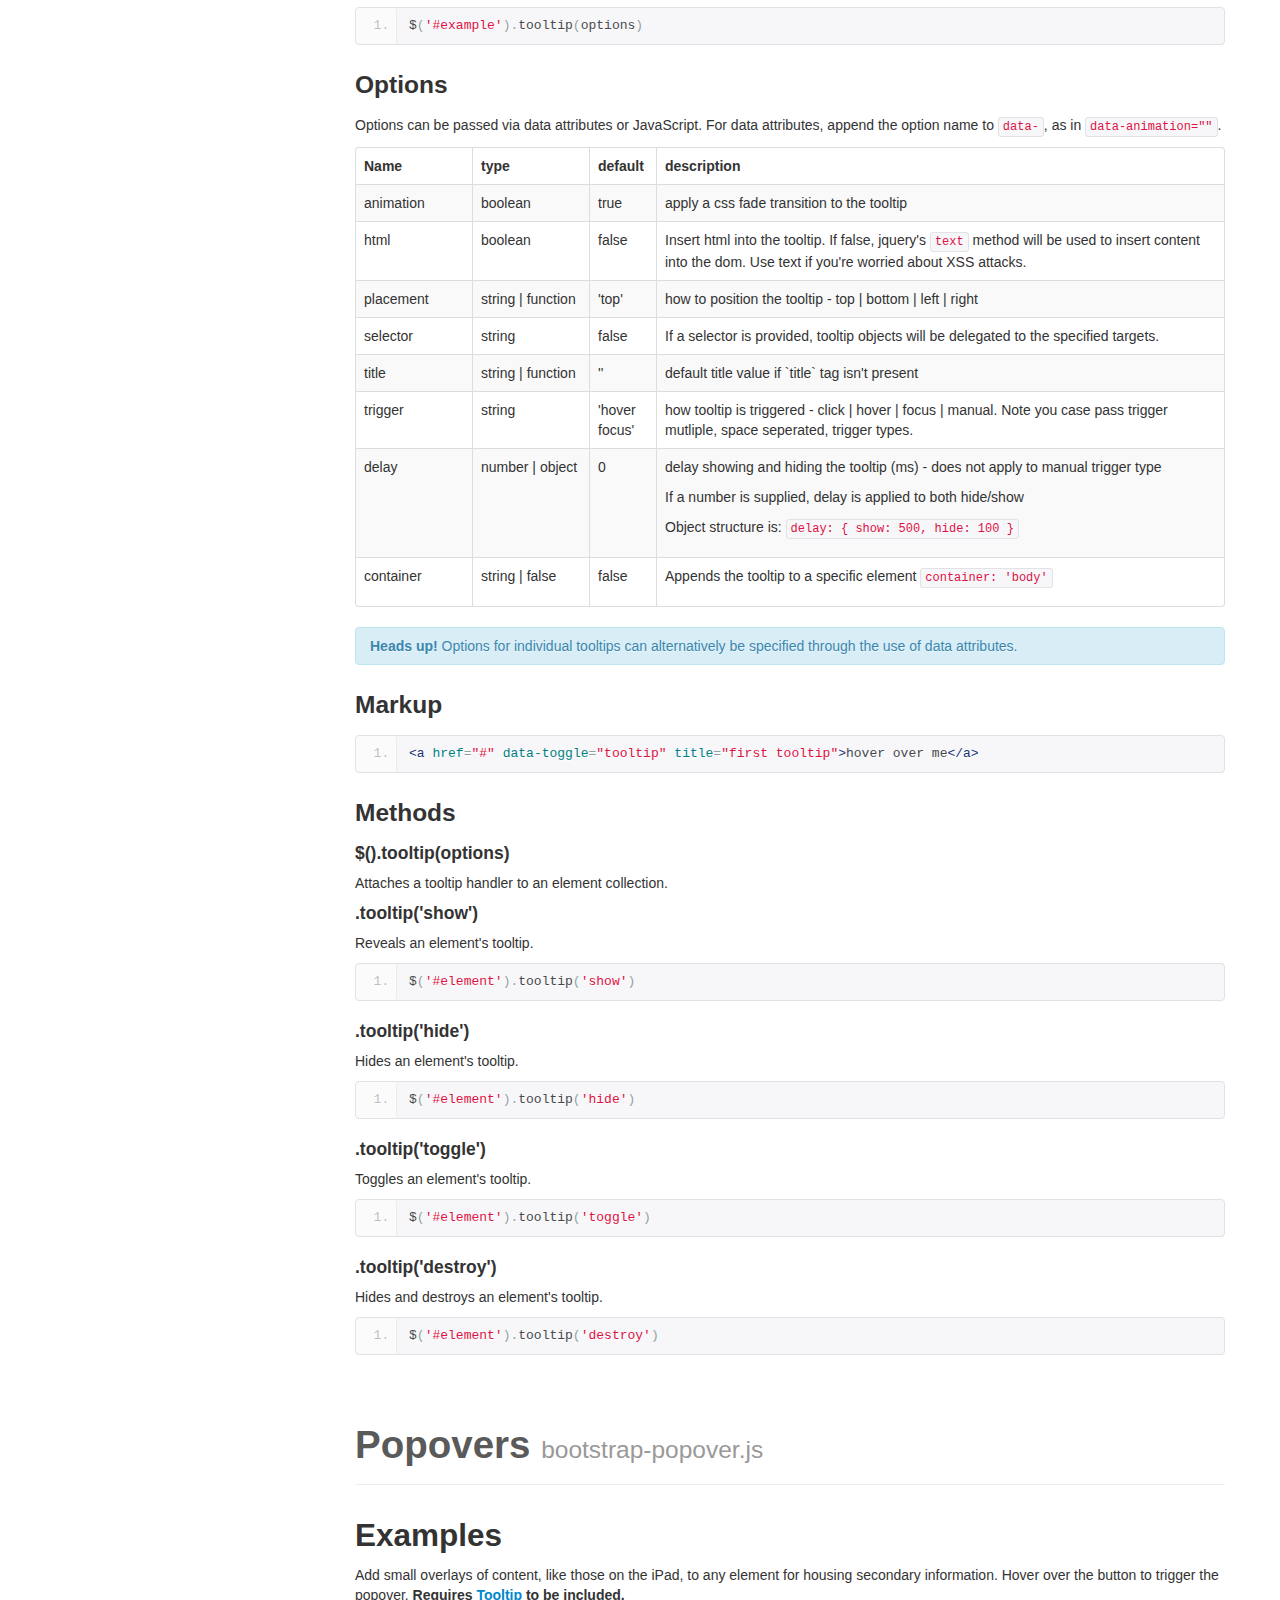
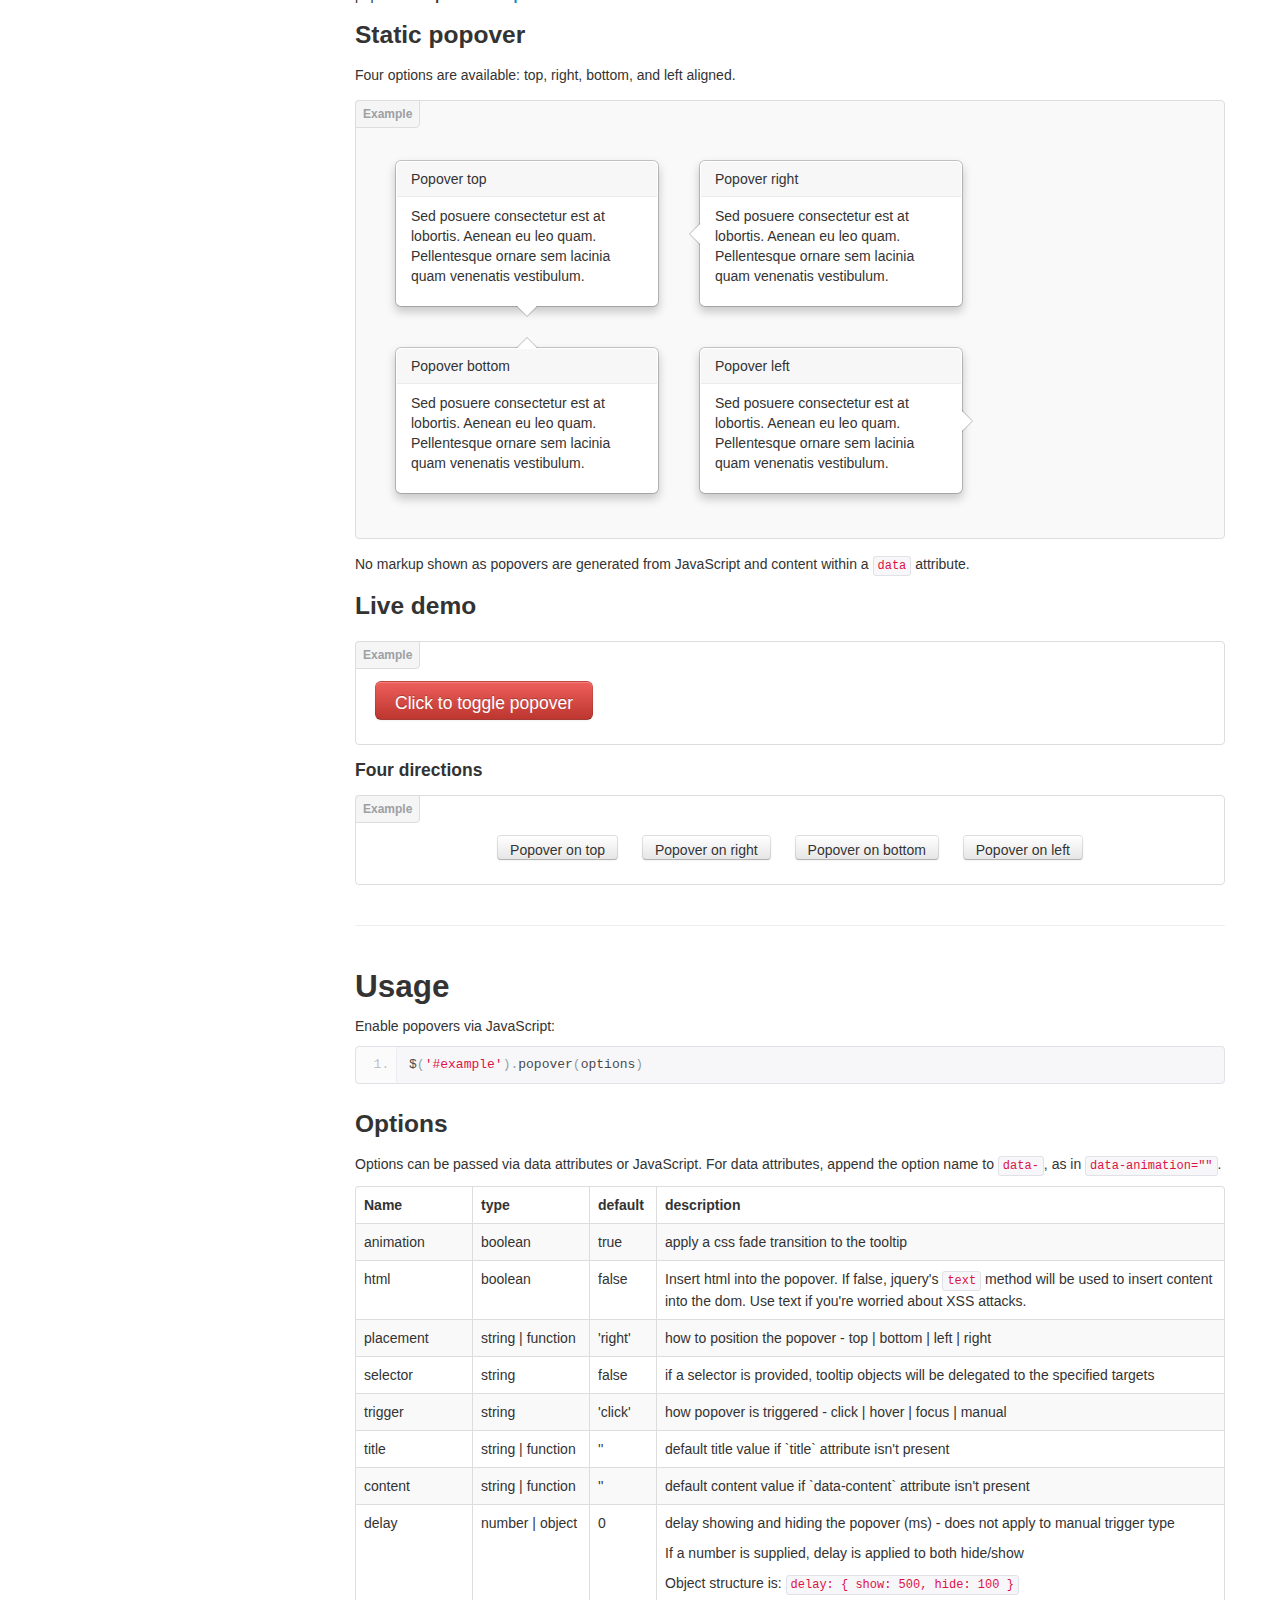
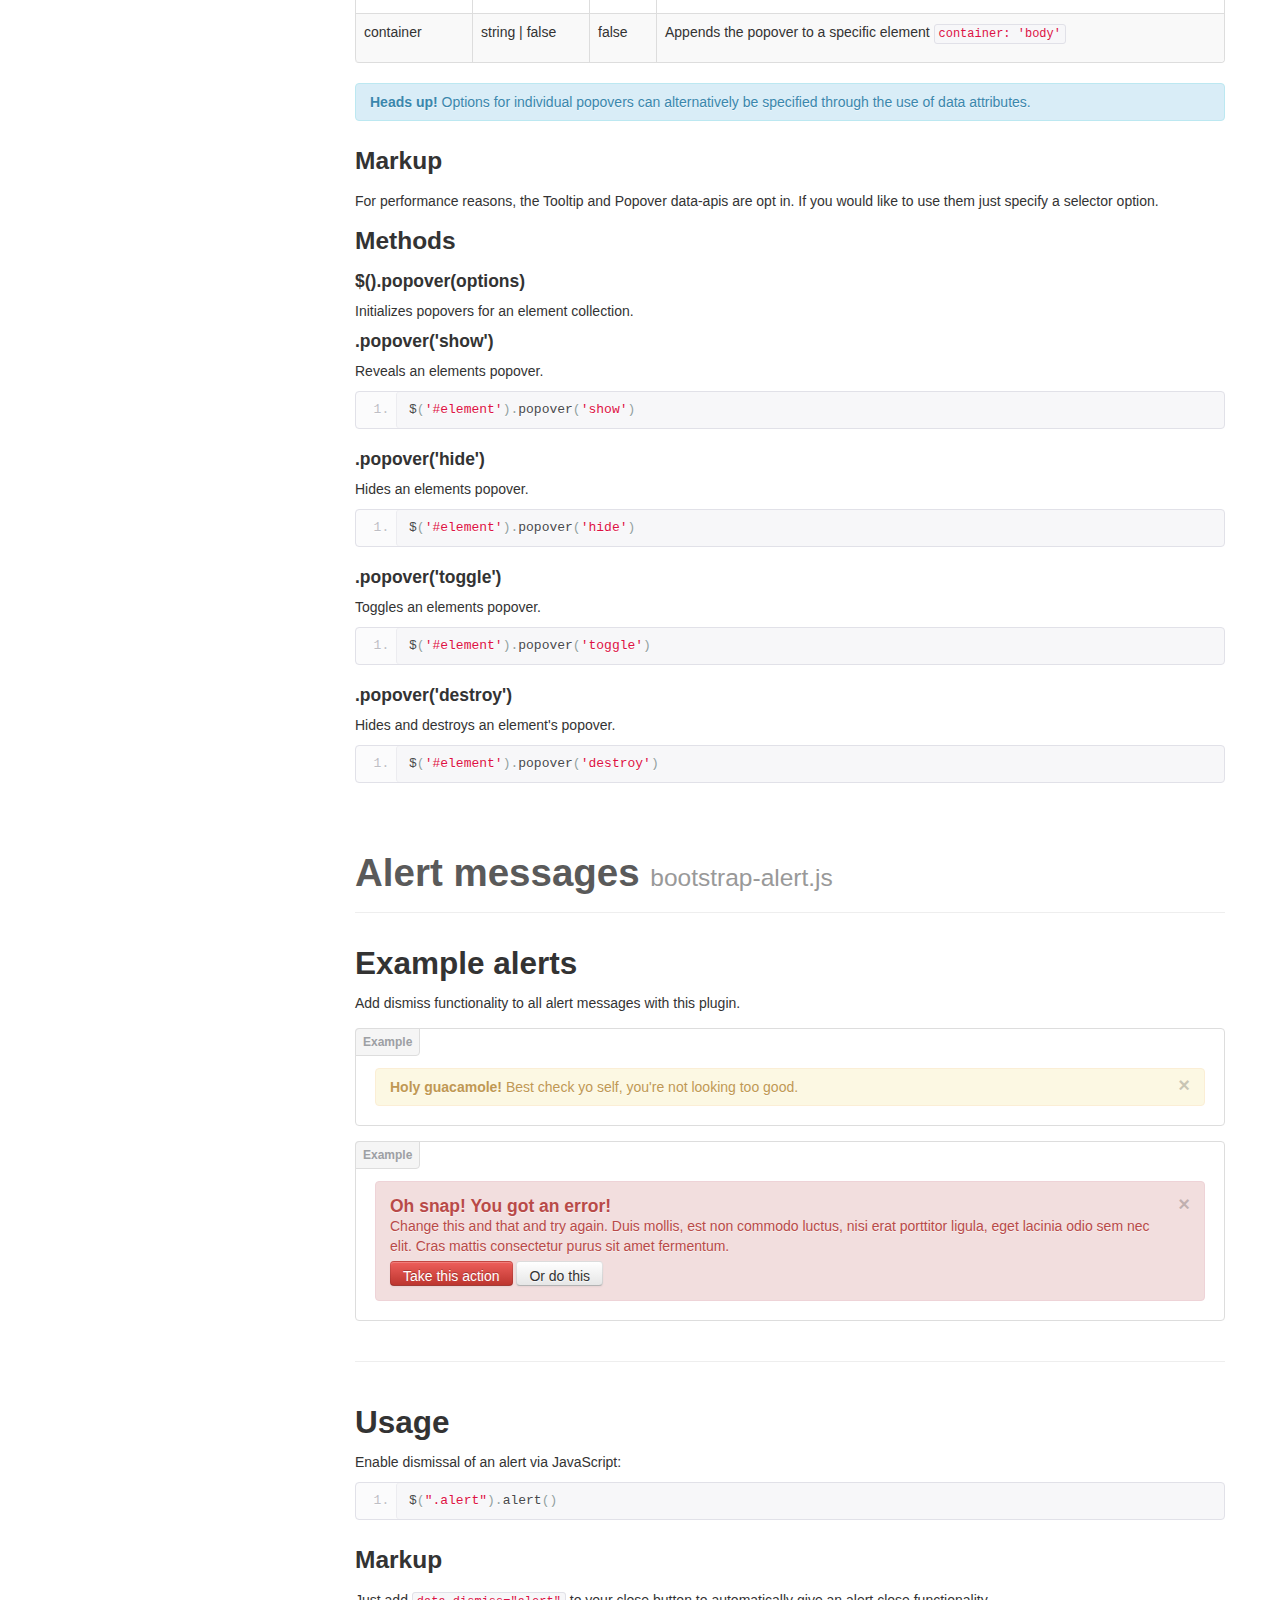
<file: public/bootstrap/docs/javascript.html>
<!DOCTYPE html>
<html lang="en">
  <head>
    <meta charset="utf-8">
    <title>Javascript · Bootstrap</title>
    <meta name="viewport" content="width=device-width, initial-scale=1.0">
    <meta name="description" content="">
    <meta name="author" content="">

    <!-- Le styles -->
    <link href="assets/css/bootstrap.css" rel="stylesheet">
    <link href="assets/css/bootstrap-responsive.css" rel="stylesheet">
    <link href="assets/css/docs.css" rel="stylesheet">
    <link href="assets/js/google-code-prettify/prettify.css" rel="stylesheet">

    <!-- Le HTML5 shim, for IE6-8 support of HTML5 elements -->
    <!--[if lt IE 9]>
      <script src="assets/js/html5shiv.js"></script>
    <![endif]-->

    <!-- Le fav and touch icons -->
    <link rel="apple-touch-icon-precomposed" sizes="144x144" href="assets/ico/apple-touch-icon-144-precomposed.png">
    <link rel="apple-touch-icon-precomposed" sizes="114x114" href="assets/ico/apple-touch-icon-114-precomposed.png">
      <link rel="apple-touch-icon-precomposed" sizes="72x72" href="assets/ico/apple-touch-icon-72-precomposed.png">
                    <link rel="apple-touch-icon-precomposed" href="assets/ico/apple-touch-icon-57-precomposed.png">
                                   <link rel="shortcut icon" href="assets/ico/favicon.png">

    <script type="text/javascript">
      var _gaq = _gaq || [];
      _gaq.push(['_setAccount', 'UA-146052-10']);
      _gaq.push(['_trackPageview']);
      (function() {
        var ga = document.createElement('script'); ga.type = 'text/javascript'; ga.async = true;
        ga.src = ('https:' == document.location.protocol ? 'https://ssl' : 'http://www') + '.google-analytics.com/ga.js';
        var s = document.getElementsByTagName('script')[0]; s.parentNode.insertBefore(ga, s);
      })();
    </script>
  </head>

  <body data-spy="scroll" data-target=".bs-docs-sidebar">

    <!-- Navbar
    ================================================== -->
    <div class="navbar navbar-inverse navbar-fixed-top">
      <div class="navbar-inner">
        <div class="container">
          <button type="button" class="btn btn-navbar" data-toggle="collapse" data-target=".nav-collapse">
            <span class="icon-bar"></span>
            <span class="icon-bar"></span>
            <span class="icon-bar"></span>
          </button>
          <a class="brand" href="./index.html">Bootstrap</a>
          <div class="nav-collapse collapse">
            <ul class="nav">
              <li class="">
                <a href="./index.html">Home</a>
              </li>
              <li class="">
                <a href="./getting-started.html">Get started</a>
              </li>
              <li class="">
                <a href="./scaffolding.html">Scaffolding</a>
              </li>
              <li class="">
                <a href="./base-css.html">Base CSS</a>
              </li>
              <li class="">
                <a href="./components.html">Components</a>
              </li>
              <li class="active">
                <a href="./javascript.html">JavaScript</a>
              </li>
              <li class="">
                <a href="./customize.html">Customize</a>
              </li>
            </ul>
          </div>
        </div>
      </div>
    </div>

<!-- Subhead
================================================== -->
<header class="jumbotron subhead">
  <div class="container">
    <h1>JavaScript</h1>
    <p class="lead">Bring Bootstrap's components to life&mdash;now with 13 custom jQuery plugins.
  </div>
</header>

  <div class="container">

    <!-- Docs nav
    ================================================== -->
    <div class="row">
      <div class="span3 bs-docs-sidebar">
        <ul class="nav nav-list bs-docs-sidenav">
          <li><a href="#overview"><i class="icon-chevron-right"></i> Overview</a></li>
          <li><a href="#transitions"><i class="icon-chevron-right"></i> Transitions</a></li>
          <li><a href="#modals"><i class="icon-chevron-right"></i> Modal</a></li>
          <li><a href="#dropdowns"><i class="icon-chevron-right"></i> Dropdown</a></li>
          <li><a href="#scrollspy"><i class="icon-chevron-right"></i> Scrollspy</a></li>
          <li><a href="#tabs"><i class="icon-chevron-right"></i> Tab</a></li>
          <li><a href="#tooltips"><i class="icon-chevron-right"></i> Tooltip</a></li>
          <li><a href="#popovers"><i class="icon-chevron-right"></i> Popover</a></li>
          <li><a href="#alerts"><i class="icon-chevron-right"></i> Alert</a></li>
          <li><a href="#buttons"><i class="icon-chevron-right"></i> Button</a></li>
          <li><a href="#collapse"><i class="icon-chevron-right"></i> Collapse</a></li>
          <li><a href="#carousel"><i class="icon-chevron-right"></i> Carousel</a></li>
          <li><a href="#typeahead"><i class="icon-chevron-right"></i> Typeahead</a></li>
          <li><a href="#affix"><i class="icon-chevron-right"></i> Affix</a></li>
        </ul>
      </div>
      <div class="span9">


        <!-- Overview
        ================================================== -->
        <section id="overview">
          <div class="page-header">
            <h1>JavaScript in Bootstrap</h1>
          </div>

          <h3>Individual or compiled</h3>
          <p>Plugins can be included individually (though some have required dependencies), or all at once. Both <strong>bootstrap.js</strong> and <strong>bootstrap.min.js</strong> contain all plugins in a single file.</p>

          <h3>Data attributes</h3>
          <p>You can use all Bootstrap plugins purely through the markup API without writing a single line of JavaScript. This is Bootstrap's first class API and should be your first consideration when using a plugin.</p>

          <p>That said, in some situations it may be desirable to turn this functionality off. Therefore, we also provide the ability to disable the data attribute API by unbinding all events on the body namespaced with `'data-api'`. This looks like this:
          <pre class="prettyprint linenums">$('body').off('.data-api')</pre>

          <p>Alternatively, to target a specific plugin, just include the plugin's name as a namespace along with the data-api namespace like this:</p>
          <pre class="prettyprint linenums">$('body').off('.alert.data-api')</pre>

          <h3>Programmatic API</h3>
          <p>We also believe you should be able to use all Bootstrap plugins purely through the JavaScript API. All public APIs are single, chainable methods, and return the collection acted upon.</p>
          <pre class="prettyprint linenums">$(".btn.danger").button("toggle").addClass("fat")</pre>
          <p>All methods should accept an optional options object, a string which targets a particular method, or nothing (which initiates a plugin with default behavior):</p>
<pre class="prettyprint linenums">
$("#myModal").modal()                       // initialized with defaults
$("#myModal").modal({ keyboard: false })   // initialized with no keyboard
$("#myModal").modal('show')                // initializes and invokes show immediately</p>
</pre>
          <p>Each plugin also exposes its raw constructor on a `Constructor` property: <code>$.fn.popover.Constructor</code>. If you'd like to get a particular plugin instance, retrieve it directly from an element: <code>$('[rel=popover]').data('popover')</code>.</p>

          <h3>No Conflict</h3>
          <p>Sometimes it is necessary to use Bootstrap plugins with other UI frameworks. In these circumstances,  namespace collisions can occasionally occur. If this happens, you may call <code>.noConflict</code> on the plugin you wish to revert the value of.</p>

<pre class="prettyprint linenums">
var bootstrapButton = $.fn.button.noConflict() // return $.fn.button to previously assigned value
$.fn.bootstrapBtn = bootstrapButton            // give $().bootstrapBtn the bootstrap functionality
</pre>

          <h3>Events</h3>
          <p>Bootstrap provides custom events for most plugin's unique actions. Generally, these come in an infinitive and past participle form - where the infinitive (ex. <code>show</code>) is triggered at the start of an event, and its past participle form (ex. <code>shown</code>) is trigger on the completion of an action.</p>
          <p>All infinitive events provide preventDefault functionality. This provides the ability to stop the execution of an action before it starts.</p>
<pre class="prettyprint linenums">
$('#myModal').on('show', function (e) {
    if (!data) return e.preventDefault() // stops modal from being shown
})
</pre>
        </section>



        <!-- Transitions
        ================================================== -->
        <section id="transitions">
          <div class="page-header">
            <h1>Transitions <small>bootstrap-transition.js</small></h1>
          </div>
          <h3>About transitions</h3>
          <p>For simple transition effects, include <strong>bootstrap-transition.js</strong> once alongside the other JS files. If you're using the compiled (or minified) <strong>bootstrap.js</strong>, there is no need to include this&mdash;it's already there.</p>
          <h3>Use cases</h3>
          <p>A few examples of the transition plugin:</p>
          <ul>
            <li>Sliding or fading in modals</li>
            <li>Fading out tabs</li>
            <li>Fading out alerts</li>
            <li>Sliding carousel panes</li>
          </ul>

        </section>



        <!-- Modal
        ================================================== -->
        <section id="modals">
          <div class="page-header">
            <h1>Modals <small>bootstrap-modal.js</small></h1>
          </div>


          <h2>Examples</h2>
          <p>Modals are streamlined, but flexible, dialog prompts with the minimum required functionality and smart defaults.</p>

          <h3>Static example</h3>
          <p>A rendered modal with header, body, and set of actions in the footer.</p>
          <div class="bs-docs-example" style="background-color: #f5f5f5;">
            <div class="modal" style="position: relative; top: auto; left: auto; right: auto; margin: 0 auto 20px; z-index: 1; max-width: 100%;">
              <div class="modal-header">
                <button type="button" class="close" data-dismiss="modal" aria-hidden="true">&times;</button>
                <h3>Modal header</h3>
              </div>
              <div class="modal-body">
                <p>One fine body&hellip;</p>
              </div>
              <div class="modal-footer">
                <a href="#" class="btn">Close</a>
                <a href="#" class="btn btn-primary">Save changes</a>
              </div>
            </div>
          </div>
<pre class="prettyprint linenums">
&lt;div class="modal hide fade"&gt;
  &lt;div class="modal-header"&gt;
    &lt;button type="button" class="close" data-dismiss="modal" aria-hidden="true"&gt;&amp;times;&lt;/button&gt;
    &lt;h3&gt;Modal header&lt;/h3&gt;
  &lt;/div&gt;
  &lt;div class="modal-body"&gt;
    &lt;p&gt;One fine body&hellip;&lt;/p&gt;
  &lt;/div&gt;
  &lt;div class="modal-footer"&gt;
    &lt;a href="#" class="btn"&gt;Close&lt;/a&gt;
    &lt;a href="#" class="btn btn-primary"&gt;Save changes&lt;/a&gt;
  &lt;/div&gt;
&lt;/div&gt;
</pre>

          <h3>Live demo</h3>
          <p>Toggle a modal via JavaScript by clicking the button below. It will slide down and fade in from the top of the page.</p>
          <!-- sample modal content -->
          <div id="myModal" class="modal hide fade" tabindex="-1" role="dialog" aria-labelledby="myModalLabel" aria-hidden="true">
            <div class="modal-header">
              <button type="button" class="close" data-dismiss="modal" aria-hidden="true">&times;</button>
              <h3 id="myModalLabel">Modal Heading</h3>
            </div>
            <div class="modal-body">
              <h4>Text in a modal</h4>
              <p>Duis mollis, est non commodo luctus, nisi erat porttitor ligula, eget lacinia odio sem.</p>

              <h4>Popover in a modal</h4>
              <p>This <a href="#" role="button" class="btn popover-test" title="A Title" data-content="And here's some amazing content. It's very engaging. right?">button</a> should trigger a popover on click.</p>

              <h4>Tooltips in a modal</h4>
              <p><a href="#" class="tooltip-test" title="Tooltip">This link</a> and <a href="#" class="tooltip-test" title="Tooltip">that link</a> should have tooltips on hover.</p>

              <hr>

              <h4>Overflowing text to show optional scrollbar</h4>
              <p>We set a fixed <code>max-height</code> on the <code>.modal-body</code>. Watch it overflow with all this extra lorem ipsum text we've included.</p>
              <p>Cras mattis consectetur purus sit amet fermentum. Cras justo odio, dapibus ac facilisis in, egestas eget quam. Morbi leo risus, porta ac consectetur ac, vestibulum at eros.</p>
              <p>Praesent commodo cursus magna, vel scelerisque nisl consectetur et. Vivamus sagittis lacus vel augue laoreet rutrum faucibus dolor auctor.</p>
              <p>Aenean lacinia bibendum nulla sed consectetur. Praesent commodo cursus magna, vel scelerisque nisl consectetur et. Donec sed odio dui. Donec ullamcorper nulla non metus auctor fringilla.</p>
              <p>Cras mattis consectetur purus sit amet fermentum. Cras justo odio, dapibus ac facilisis in, egestas eget quam. Morbi leo risus, porta ac consectetur ac, vestibulum at eros.</p>
              <p>Praesent commodo cursus magna, vel scelerisque nisl consectetur et. Vivamus sagittis lacus vel augue laoreet rutrum faucibus dolor auctor.</p>
              <p>Aenean lacinia bibendum nulla sed consectetur. Praesent commodo cursus magna, vel scelerisque nisl consectetur et. Donec sed odio dui. Donec ullamcorper nulla non metus auctor fringilla.</p>
            </div>
            <div class="modal-footer">
              <button class="btn" data-dismiss="modal">Close</button>
              <button class="btn btn-primary">Save changes</button>
            </div>
          </div>
          <div class="bs-docs-example" style="padding-bottom: 24px;">
            <a data-toggle="modal" href="#myModal" class="btn btn-primary btn-large">Launch demo modal</a>
          </div>
<pre class="prettyprint linenums">
&lt!-- Button to trigger modal --&gt;
&lt;a href="#myModal" role="button" class="btn" data-toggle="modal"&gt;Launch demo modal&lt;/a&gt;

&lt!-- Modal --&gt;
&lt;div id="myModal" class="modal hide fade" tabindex="-1" role="dialog" aria-labelledby="myModalLabel" aria-hidden="true"&gt;
  &lt;div class="modal-header"&gt;
    &lt;button type="button" class="close" data-dismiss="modal" aria-hidden="true"&gt;&times;&lt;/button&gt;
    &lt;h3 id="myModalLabel"&gt;Modal header&lt;/h3&gt;
  &lt;/div&gt;
  &lt;div class="modal-body"&gt;
    &lt;p&gt;One fine body&hellip;&lt;/p&gt;
  &lt;/div&gt;
  &lt;div class="modal-footer"&gt;
    &lt;button class="btn" data-dismiss="modal" aria-hidden="true"&gt;Close&lt;/button&gt;
    &lt;button class="btn btn-primary"&gt;Save changes&lt;/button&gt;
  &lt;/div&gt;
&lt;/div&gt;
</pre>


          <hr class="bs-docs-separator">


          <h2>Usage</h2>

          <h3>Via data attributes</h3>
          <p>Activate a modal without writing JavaScript. Set <code>data-toggle="modal"</code> on a controller element, like a button, along with a <code>data-target="#foo"</code> or <code>href="#foo"</code> to target a specific modal to toggle.</p>
          <pre class="prettyprint linenums">&lt;button type="button" data-toggle="modal" data-target="#myModal"&gt;Launch modal&lt;/button&gt;</pre>

          <h3>Via JavaScript</h3>
          <p>Call a modal with id <code>myModal</code> with a single line of JavaScript:</p>
          <pre class="prettyprint linenums">$('#myModal').modal(options)</pre>

          <h3>Options</h3>
          <p>Options can be passed via data attributes or JavaScript. For data attributes, append the option name to <code>data-</code>, as in <code>data-backdrop=""</code>.</p>
          <table class="table table-bordered table-striped">
            <thead>
             <tr>
               <th style="width: 100px;">Name</th>
               <th style="width: 50px;">type</th>
               <th style="width: 50px;">default</th>
               <th>description</th>
             </tr>
            </thead>
            <tbody>
             <tr>
               <td>backdrop</td>
               <td>boolean</td>
               <td>true</td>
               <td>Includes a modal-backdrop element. Alternatively, specify <code>static</code> for a backdrop which doesn't close the modal on click.</td>
             </tr>
             <tr>
               <td>keyboard</td>
               <td>boolean</td>
               <td>true</td>
               <td>Closes the modal when escape key is pressed</td>
             </tr>
             <tr>
               <td>show</td>
               <td>boolean</td>
               <td>true</td>
               <td>Shows the modal when initialized.</td>
             </tr>
             <tr>
               <td>remote</td>
               <td>path</td>
               <td>false</td>
               <td><p>If a remote url is provided, content will be loaded via jQuery's <code>load</code> method and injected into the <code>.modal-body</code>. If you're using the data api, you may alternatively use the <code>href</code> tag to specify the remote source. An example of this is shown below:</p>
              <pre class="prettyprint linenums"><code>&lt;a data-toggle="modal" href="remote.html" data-target="#modal"&gt;click me&lt;/a&gt;</code></pre></td>
             </tr>
            </tbody>
          </table>

          <h3>Methods</h3>
          <h4>.modal(options)</h4>
          <p>Activates your content as a modal. Accepts an optional options <code>object</code>.</p>
<pre class="prettyprint linenums">
$('#myModal').modal({
  keyboard: false
})
</pre>
          <h4>.modal('toggle')</h4>
          <p>Manually toggles a modal.</p>
          <pre class="prettyprint linenums">$('#myModal').modal('toggle')</pre>
          <h4>.modal('show')</h4>
          <p>Manually opens a modal.</p>
          <pre class="prettyprint linenums">$('#myModal').modal('show')</pre>
          <h4>.modal('hide')</h4>
          <p>Manually hides a modal.</p>
          <pre class="prettyprint linenums">$('#myModal').modal('hide')</pre>
          <h3>Events</h3>
          <p>Bootstrap's modal class exposes a few events for hooking into modal functionality.</p>
          <table class="table table-bordered table-striped">
            <thead>
             <tr>
               <th style="width: 150px;">Event</th>
               <th>Description</th>
             </tr>
            </thead>
            <tbody>
             <tr>
               <td>show</td>
               <td>This event fires immediately when the <code>show</code> instance method is called.</td>
             </tr>
             <tr>
               <td>shown</td>
               <td>This event is fired when the modal has been made visible to the user (will wait for css transitions to complete).</td>
             </tr>
             <tr>
               <td>hide</td>
               <td>This event is fired immediately when the <code>hide</code> instance method has been called.</td>
             </tr>
             <tr>
               <td>hidden</td>
               <td>This event is fired when the modal has finished being hidden from the user (will wait for css transitions to complete).</td>
             </tr>
            </tbody>
          </table>
<pre class="prettyprint linenums">
$('#myModal').on('hidden', function () {
  // do something…
})
</pre>
        </section>



        <!-- Dropdowns
        ================================================== -->
        <section id="dropdowns">
          <div class="page-header">
            <h1>Dropdowns <small>bootstrap-dropdown.js</small></h1>
          </div>


          <h2>Examples</h2>
          <p>Add dropdown menus to nearly anything with this simple plugin, including the navbar, tabs, and pills.</p>

          <h3>Within a navbar</h3>
          <div class="bs-docs-example">
            <div id="navbar-example" class="navbar navbar-static">
              <div class="navbar-inner">
                <div class="container" style="width: auto;">
                  <a class="brand" href="#">Project Name</a>
                  <ul class="nav" role="navigation">
                    <li class="dropdown">
                      <a id="drop1" href="#" role="button" class="dropdown-toggle" data-toggle="dropdown">Dropdown <b class="caret"></b></a>
                      <ul class="dropdown-menu" role="menu" aria-labelledby="drop1">
                        <li role="presentation"><a role="menuitem" tabindex="-1" href="http://google.com">Action</a></li>
                        <li role="presentation"><a role="menuitem" tabindex="-1" href="#anotherAction">Another action</a></li>
                        <li role="presentation"><a role="menuitem" tabindex="-1" href="#">Something else here</a></li>
                        <li role="presentation" class="divider"></li>
                        <li role="presentation"><a role="menuitem" tabindex="-1" href="#">Separated link</a></li>
                      </ul>
                    </li>
                    <li class="dropdown">
                      <a href="#" id="drop2" role="button" class="dropdown-toggle" data-toggle="dropdown">Dropdown 2 <b class="caret"></b></a>
                      <ul class="dropdown-menu" role="menu" aria-labelledby="drop2">
                        <li role="presentation"><a role="menuitem" tabindex="-1" href="#">Action</a></li>
                        <li role="presentation"><a role="menuitem" tabindex="-1" href="#">Another action</a></li>
                        <li role="presentation"><a role="menuitem" tabindex="-1" href="#">Something else here</a></li>
                        <li role="presentation" class="divider"></li>
                        <li role="presentation"><a role="menuitem" tabindex="-1" href="#">Separated link</a></li>
                      </ul>
                    </li>
                  </ul>
                  <ul class="nav pull-right">
                    <li id="fat-menu" class="dropdown">
                      <a href="#" id="drop3" role="button" class="dropdown-toggle" data-toggle="dropdown">Dropdown 3 <b class="caret"></b></a>
                      <ul class="dropdown-menu" role="menu" aria-labelledby="drop3">
                        <li role="presentation"><a role="menuitem" tabindex="-1" href="#">Action</a></li>
                        <li role="presentation"><a role="menuitem" tabindex="-1" href="#">Another action</a></li>
                        <li role="presentation"><a role="menuitem" tabindex="-1" href="#">Something else here</a></li>
                        <li role="presentation" class="divider"></li>
                        <li role="presentation"><a role="menuitem" tabindex="-1" href="#">Separated link</a></li>
                      </ul>
                    </li>
                  </ul>
                </div>
              </div>
            </div> <!-- /navbar-example -->
          </div>

          <h3>Within tabs</h3>
          <div class="bs-docs-example">
            <ul class="nav nav-pills">
              <li class="active"><a href="#">Regular link</a></li>
              <li class="dropdown">
                <a class="dropdown-toggle" id="drop4" role="button" data-toggle="dropdown" href="#">Dropdown <b class="caret"></b></a>
                <ul id="menu1" class="dropdown-menu" role="menu" aria-labelledby="drop4">
                  <li role="presentation"><a role="menuitem" tabindex="-1" href="#">Action</a></li>
                  <li role="presentation"><a role="menuitem" tabindex="-1" href="#">Another action</a></li>
                  <li role="presentation"><a role="menuitem" tabindex="-1" href="#">Something else here</a></li>
                  <li role="presentation" class="divider"></li>
                  <li role="presentation"><a role="menuitem" tabindex="-1" href="#">Separated link</a></li>
                </ul>
              </li>
              <li class="dropdown">
                <a class="dropdown-toggle" id="drop5" role="button" data-toggle="dropdown" href="#">Dropdown 2 <b class="caret"></b></a>
                <ul id="menu2" class="dropdown-menu" role="menu" aria-labelledby="drop5">
                  <li role="presentation"><a role="menuitem" tabindex="-1" href="#">Action</a></li>
                  <li role="presentation"><a role="menuitem" tabindex="-1" href="#">Another action</a></li>
                  <li role="presentation"><a role="menuitem" tabindex="-1" href="#">Something else here</a></li>
                  <li role="presentation" class="divider"></li>
                  <li role="presentation"><a role="menuitem" tabindex="-1" href="#">Separated link</a></li>
                </ul>
              </li>
              <li class="dropdown">
                <a class="dropdown-toggle" id="drop5" role="button" data-toggle="dropdown" href="#">Dropdown 3 <b class="caret"></b></a>
                <ul id="menu3" class="dropdown-menu" role="menu" aria-labelledby="drop5">
                  <li role="presentation"><a role="menuitem" tabindex="-1" href="#">Action</a></li>
                  <li role="presentation"><a role="menuitem" tabindex="-1" href="#">Another action</a></li>
                  <li role="presentation"><a role="menuitem" tabindex="-1" href="#">Something else here</a></li>
                  <li role="presentation" class="divider"></li>
                  <li role="presentation"><a role="menuitem" tabindex="-1" href="#">Separated link</a></li>
                </ul>
              </li>
            </ul> <!-- /tabs -->
          </div>


          <hr class="bs-docs-separator">


          <h2>Usage</h2>

          <h3>Via data attributes</h3>
          <p>Add <code>data-toggle="dropdown"</code> to a link or button to toggle a dropdown.</p>
<pre class="prettyprint linenums">
&lt;div class="dropdown"&gt;
  &lt;a class="dropdown-toggle" data-toggle="dropdown" href="#"&gt;Dropdown trigger&lt;/a&gt;
  &lt;ul class="dropdown-menu" role="menu" aria-labelledby="dLabel"&gt;
    ...
  &lt;/ul&gt;
&lt;/div&gt;
</pre>
          <p>To keep URLs intact, use the <code>data-target</code> attribute instead of <code>href="#"</code>.</p>
<pre class="prettyprint linenums">
&lt;div class="dropdown"&gt;
  &lt;a class="dropdown-toggle" id="dLabel" role="button" data-toggle="dropdown" data-target="#" href="/page.html"&gt;
    Dropdown
    &lt;b class="caret"&gt;&lt;/b&gt;
  &lt;/a&gt;
  &lt;ul class="dropdown-menu" role="menu" aria-labelledby="dLabel"&gt;
    ...
  &lt;/ul&gt;
&lt;/div&gt;
</pre>

          <h3>Via JavaScript</h3>
          <p>Call the dropdowns via JavaScript:</p>
          <pre class="prettyprint linenums">$('.dropdown-toggle').dropdown()</pre>

          <h3>Options</h3>
          <p><em>None</em></p>

          <h3>Methods</h3>
          <h4>$().dropdown('toggle')</h4>
          <p>A programmatic api for toggling menus for a given navbar or tabbed navigation.</p>
        </section>



        <!-- ScrollSpy
        ================================================== -->
        <section id="scrollspy">
          <div class="page-header">
            <h1>ScrollSpy <small>bootstrap-scrollspy.js</small></h1>
          </div>


          <h2>Example in navbar</h2>
          <p>The ScrollSpy plugin is for automatically updating nav targets based on scroll position. Scroll the area below the navbar and watch the active class change. The dropdown sub items will be highlighted as well.</p>
          <div class="bs-docs-example">
            <div id="navbarExample" class="navbar navbar-static">
              <div class="navbar-inner">
                <div class="container" style="width: auto;">
                  <a class="brand" href="#">Project Name</a>
                  <ul class="nav">
                    <li><a href="#fat">@fat</a></li>
                    <li><a href="#mdo">@mdo</a></li>
                    <li class="dropdown">
                      <a href="#" class="dropdown-toggle" data-toggle="dropdown">Dropdown <b class="caret"></b></a>
                      <ul class="dropdown-menu">
                        <li><a href="#one">one</a></li>
                        <li><a href="#two">two</a></li>
                        <li class="divider"></li>
                        <li><a href="#three">three</a></li>
                      </ul>
                    </li>
                  </ul>
                </div>
              </div>
            </div>
            <div data-spy="scroll" data-target="#navbarExample" data-offset="0" class="scrollspy-example">
              <h4 id="fat">@fat</h4>
              <p>Ad leggings keytar, brunch id art party dolor labore. Pitchfork yr enim lo-fi before they sold out qui. Tumblr farm-to-table bicycle rights whatever. Anim keffiyeh carles cardigan. Velit seitan mcsweeney's photo booth 3 wolf moon irure. Cosby sweater lomo jean shorts, williamsburg hoodie minim qui you probably haven't heard of them et cardigan trust fund culpa biodiesel wes anderson aesthetic. Nihil tattooed accusamus, cred irony biodiesel keffiyeh artisan ullamco consequat.</p>
              <h4 id="mdo">@mdo</h4>
              <p>Veniam marfa mustache skateboard, adipisicing fugiat velit pitchfork beard. Freegan beard aliqua cupidatat mcsweeney's vero. Cupidatat four loko nisi, ea helvetica nulla carles. Tattooed cosby sweater food truck, mcsweeney's quis non freegan vinyl. Lo-fi wes anderson +1 sartorial. Carles non aesthetic exercitation quis gentrify. Brooklyn adipisicing craft beer vice keytar deserunt.</p>
              <h4 id="one">one</h4>
              <p>Occaecat commodo aliqua delectus. Fap craft beer deserunt skateboard ea. Lomo bicycle rights adipisicing banh mi, velit ea sunt next level locavore single-origin coffee in magna veniam. High life id vinyl, echo park consequat quis aliquip banh mi pitchfork. Vero VHS est adipisicing. Consectetur nisi DIY minim messenger bag. Cred ex in, sustainable delectus consectetur fanny pack iphone.</p>
              <h4 id="two">two</h4>
              <p>In incididunt echo park, officia deserunt mcsweeney's proident master cleanse thundercats sapiente veniam. Excepteur VHS elit, proident shoreditch +1 biodiesel laborum craft beer. Single-origin coffee wayfarers irure four loko, cupidatat terry richardson master cleanse. Assumenda you probably haven't heard of them art party fanny pack, tattooed nulla cardigan tempor ad. Proident wolf nesciunt sartorial keffiyeh eu banh mi sustainable. Elit wolf voluptate, lo-fi ea portland before they sold out four loko. Locavore enim nostrud mlkshk brooklyn nesciunt.</p>
              <h4 id="three">three</h4>
              <p>Ad leggings keytar, brunch id art party dolor labore. Pitchfork yr enim lo-fi before they sold out qui. Tumblr farm-to-table bicycle rights whatever. Anim keffiyeh carles cardigan. Velit seitan mcsweeney's photo booth 3 wolf moon irure. Cosby sweater lomo jean shorts, williamsburg hoodie minim qui you probably haven't heard of them et cardigan trust fund culpa biodiesel wes anderson aesthetic. Nihil tattooed accusamus, cred irony biodiesel keffiyeh artisan ullamco consequat.</p>
              <p>Keytar twee blog, culpa messenger bag marfa whatever delectus food truck. Sapiente synth id assumenda. Locavore sed helvetica cliche irony, thundercats you probably haven't heard of them consequat hoodie gluten-free lo-fi fap aliquip. Labore elit placeat before they sold out, terry richardson proident brunch nesciunt quis cosby sweater pariatur keffiyeh ut helvetica artisan. Cardigan craft beer seitan readymade velit. VHS chambray laboris tempor veniam. Anim mollit minim commodo ullamco thundercats.
              </p>
            </div>
          </div>


          <hr class="bs-docs-separator">


          <h2>Usage</h2>

          <h3>Via data attributes</h3>
          <p>To easily add scrollspy behavior to your topbar navigation, just add <code>data-spy="scroll"</code> to the element you want to spy on (most typically this would be the body) and <code>data-target=".navbar"</code> to select which nav to use. You'll want to use scrollspy with a <code>.nav</code> component.</p>
          <pre class="prettyprint linenums">&lt;body data-spy="scroll" data-target=".navbar"&gt;...&lt;/body&gt;</pre>

          <h3>Via JavaScript</h3>
          <p>Call the scrollspy via JavaScript:</p>
          <pre class="prettyprint linenums">$('#navbar').scrollspy()</pre>

          <div class="alert alert-info">
            <strong>Heads up!</strong>
            Navbar links must have resolvable id targets. For example, a <code>&lt;a href="#home"&gt;home&lt;/a&gt;</code> must correspond to something in the dom like <code>&lt;div id="home"&gt;&lt;/div&gt;</code>.
          </div>

          <h3>Methods</h3>
          <h4>.scrollspy('refresh')</h4>
          <p>When using scrollspy in conjunction with adding or removing of elements from the DOM, you'll need to call the refresh method like so:</p>
<pre class="prettyprint linenums">
$('[data-spy="scroll"]').each(function () {
  var $spy = $(this).scrollspy('refresh')
});
</pre>

          <h3>Options</h3>
          <p>Options can be passed via data attributes or JavaScript. For data attributes, append the option name to <code>data-</code>, as in <code>data-offset=""</code>.</p>
          <table class="table table-bordered table-striped">
            <thead>
             <tr>
               <th style="width: 100px;">Name</th>
               <th style="width: 100px;">type</th>
               <th style="width: 50px;">default</th>
               <th>description</th>
             </tr>
            </thead>
            <tbody>
             <tr>
               <td>offset</td>
               <td>number</td>
               <td>10</td>
               <td>Pixels to offset from top when calculating position of scroll.</td>
             </tr>
            </tbody>
          </table>

          <h3>Events</h3>
          <table class="table table-bordered table-striped">
            <thead>
             <tr>
               <th style="width: 150px;">Event</th>
               <th>Description</th>
             </tr>
            </thead>
            <tbody>
             <tr>
               <td>activate</td>
               <td>This event fires whenever a new item becomes activated by the scrollspy.</td>
            </tr>
            </tbody>
          </table>
        </section>



        <!-- Tabs
        ================================================== -->
        <section id="tabs">
          <div class="page-header">
            <h1>Togglable tabs <small>bootstrap-tab.js</small></h1>
          </div>


          <h2>Example tabs</h2>
          <p>Add quick, dynamic tab functionality to transition through panes of local content, even via dropdown menus.</p>
          <div class="bs-docs-example">
            <ul id="myTab" class="nav nav-tabs">
              <li class="active"><a href="#home" data-toggle="tab">Home</a></li>
              <li><a href="#profile" data-toggle="tab">Profile</a></li>
              <li class="dropdown">
                <a href="#" class="dropdown-toggle" data-toggle="dropdown">Dropdown <b class="caret"></b></a>
                <ul class="dropdown-menu">
                  <li><a href="#dropdown1" data-toggle="tab">@fat</a></li>
                  <li><a href="#dropdown2" data-toggle="tab">@mdo</a></li>
                </ul>
              </li>
            </ul>
            <div id="myTabContent" class="tab-content">
              <div class="tab-pane fade in active" id="home">
                <p>Raw denim you probably haven't heard of them jean shorts Austin. Nesciunt tofu stumptown aliqua, retro synth master cleanse. Mustache cliche tempor, williamsburg carles vegan helvetica. Reprehenderit butcher retro keffiyeh dreamcatcher synth. Cosby sweater eu banh mi, qui irure terry richardson ex squid. Aliquip placeat salvia cillum iphone. Seitan aliquip quis cardigan american apparel, butcher voluptate nisi qui.</p>
              </div>
              <div class="tab-pane fade" id="profile">
                <p>Food truck fixie locavore, accusamus mcsweeney's marfa nulla single-origin coffee squid. Exercitation +1 labore velit, blog sartorial PBR leggings next level wes anderson artisan four loko farm-to-table craft beer twee. Qui photo booth letterpress, commodo enim craft beer mlkshk aliquip jean shorts ullamco ad vinyl cillum PBR. Homo nostrud organic, assumenda labore aesthetic magna delectus mollit. Keytar helvetica VHS salvia yr, vero magna velit sapiente labore stumptown. Vegan fanny pack odio cillum wes anderson 8-bit, sustainable jean shorts beard ut DIY ethical culpa terry richardson biodiesel. Art party scenester stumptown, tumblr butcher vero sint qui sapiente accusamus tattooed echo park.</p>
              </div>
              <div class="tab-pane fade" id="dropdown1">
                <p>Etsy mixtape wayfarers, ethical wes anderson tofu before they sold out mcsweeney's organic lomo retro fanny pack lo-fi farm-to-table readymade. Messenger bag gentrify pitchfork tattooed craft beer, iphone skateboard locavore carles etsy salvia banksy hoodie helvetica. DIY synth PBR banksy irony. Leggings gentrify squid 8-bit cred pitchfork. Williamsburg banh mi whatever gluten-free, carles pitchfork biodiesel fixie etsy retro mlkshk vice blog. Scenester cred you probably haven't heard of them, vinyl craft beer blog stumptown. Pitchfork sustainable tofu synth chambray yr.</p>
              </div>
              <div class="tab-pane fade" id="dropdown2">
                <p>Trust fund seitan letterpress, keytar raw denim keffiyeh etsy art party before they sold out master cleanse gluten-free squid scenester freegan cosby sweater. Fanny pack portland seitan DIY, art party locavore wolf cliche high life echo park Austin. Cred vinyl keffiyeh DIY salvia PBR, banh mi before they sold out farm-to-table VHS viral locavore cosby sweater. Lomo wolf viral, mustache readymade thundercats keffiyeh craft beer marfa ethical. Wolf salvia freegan, sartorial keffiyeh echo park vegan.</p>
              </div>
            </div>
          </div>


          <hr class="bs-docs-separator">


          <h2>Usage</h2>
          <p>Enable tabbable tabs via JavaScript (each tab needs to be activated individually):</p>
<pre class="prettyprint linenums">
$('#myTab a').click(function (e) {
  e.preventDefault();
  $(this).tab('show');
})</pre>
          <p>You can activate individual tabs in several ways:</p>
<pre class="prettyprint linenums">
$('#myTab a[href="#profile"]').tab('show'); // Select tab by name
$('#myTab a:first').tab('show'); // Select first tab
$('#myTab a:last').tab('show'); // Select last tab
$('#myTab li:eq(2) a').tab('show'); // Select third tab (0-indexed)
</pre>

          <h3>Markup</h3>
          <p>You can activate a tab or pill navigation without writing any JavaScript by simply specifying <code>data-toggle="tab"</code> or <code>data-toggle="pill"</code> on an element. Adding the <code>nav</code> and <code>nav-tabs</code> classes to the tab <code>ul</code> will apply the Bootstrap tab styling.</p>
<pre class="prettyprint linenums">
&lt;ul class="nav nav-tabs"&gt;
  &lt;li&gt;&lt;a href="#home" data-toggle="tab"&gt;Home&lt;/a&gt;&lt;/li&gt;
  &lt;li&gt;&lt;a href="#profile" data-toggle="tab"&gt;Profile&lt;/a&gt;&lt;/li&gt;
  &lt;li&gt;&lt;a href="#messages" data-toggle="tab"&gt;Messages&lt;/a&gt;&lt;/li&gt;
  &lt;li&gt;&lt;a href="#settings" data-toggle="tab"&gt;Settings&lt;/a&gt;&lt;/li&gt;
&lt;/ul&gt;</pre>

          <h3>Methods</h3>
          <h4>$().tab</h4>
          <p>
            Activates a tab element and content container. Tab should have either a <code>data-target</code> or an <code>href</code> targeting a container node in the DOM.
          </p>
<pre class="prettyprint linenums">
&lt;ul class="nav nav-tabs" id="myTab"&gt;
  &lt;li class="active"&gt;&lt;a href="#home"&gt;Home&lt;/a&gt;&lt;/li&gt;
  &lt;li&gt;&lt;a href="#profile"&gt;Profile&lt;/a&gt;&lt;/li&gt;
  &lt;li&gt;&lt;a href="#messages"&gt;Messages&lt;/a&gt;&lt;/li&gt;
  &lt;li&gt;&lt;a href="#settings"&gt;Settings&lt;/a&gt;&lt;/li&gt;
&lt;/ul&gt;

&lt;div class="tab-content"&gt;
  &lt;div class="tab-pane active" id="home"&gt;...&lt;/div&gt;
  &lt;div class="tab-pane" id="profile"&gt;...&lt;/div&gt;
  &lt;div class="tab-pane" id="messages"&gt;...&lt;/div&gt;
  &lt;div class="tab-pane" id="settings"&gt;...&lt;/div&gt;
&lt;/div&gt;

&lt;script&gt;
  $(function () {
    $('#myTab a:last').tab('show');
  })
&lt;/script&gt;
</pre>

          <h3>Events</h3>
          <table class="table table-bordered table-striped">
            <thead>
             <tr>
               <th style="width: 150px;">Event</th>
               <th>Description</th>
             </tr>
            </thead>
            <tbody>
             <tr>
               <td>show</td>
               <td>This event fires on tab show, but before the new tab has been shown. Use <code>event.target</code> and <code>event.relatedTarget</code> to target the active tab and the previous active tab (if available) respectively.</td>
            </tr>
            <tr>
               <td>shown</td>
               <td>This event fires on tab show after a tab has been shown. Use <code>event.target</code> and <code>event.relatedTarget</code> to target the active tab and the previous active tab (if available) respectively.</td>
             </tr>
            </tbody>
          </table>
<pre class="prettyprint linenums">
$('a[data-toggle="tab"]').on('shown', function (e) {
  e.target // activated tab
  e.relatedTarget // previous tab
})
</pre>
        </section>


        <!-- Tooltips
        ================================================== -->
        <section id="tooltips">
          <div class="page-header">
            <h1>Tooltips <small>bootstrap-tooltip.js</small></h1>
          </div>


          <h2>Examples</h2>
          <p>Inspired by the excellent jQuery.tipsy plugin written by Jason Frame; Tooltips are an updated version, which don't rely on images, use CSS3 for animations, and data-attributes for local title storage.</p>
          <p>For performance reasons, the tooltip and popover data-apis are opt in, meaning <strong>you must initialize them yourself</strong>.</p>
          <p>Hover over the links below to see tooltips:</p>
          <div class="bs-docs-example tooltip-demo">
            <p class="muted" style="margin-bottom: 0;">Tight pants next level keffiyeh <a href="#" data-toggle="tooltip" title="Default tooltip">you probably</a> haven't heard of them. Photo booth beard raw denim letterpress vegan messenger bag stumptown. Farm-to-table seitan, mcsweeney's fixie sustainable quinoa 8-bit american apparel <a href="#" data-toggle="tooltip" title="Another tooltip">have a</a> terry richardson vinyl chambray. Beard stumptown, cardigans banh mi lomo thundercats. Tofu biodiesel williamsburg marfa, four loko mcsweeney's cleanse vegan chambray. A really ironic artisan <a href="#" data-toggle="tooltip" title="A much longer tooltip belongs right here to demonstrate the max-width we apply.">whatever keytar</a>, scenester farm-to-table banksy Austin <a href="#" data-toggle="tooltip" title="The last tip!">twitter handle</a> freegan cred raw denim single-origin coffee viral.
            </p>
          </div>

          <h3>Four directions</h3>
          <div class="bs-docs-example tooltip-demo">
            <ul class="bs-docs-tooltip-examples">
              <li><a href="#" data-toggle="tooltip" data-placement="top" title="Tooltip on top">Tooltip on top</a></li>
              <li><a href="#" data-toggle="tooltip" data-placement="right" title="Tooltip on right">Tooltip on right</a></li>
              <li><a href="#" data-toggle="tooltip" data-placement="bottom" title="Tooltip on bottom">Tooltip on bottom</a></li>
              <li><a href="#" data-toggle="tooltip" data-placement="left" title="Tooltip on left">Tooltip on left</a></li>
            </ul>
          </div>


          <h3>Tooltips in input groups</h3>
          <p>When using tooltips and popovers with the Bootstrap input groups, you'll have to set the <code>container</code> (documented below) option to avoid unwanted side effects.</p>

          <hr class="bs-docs-separator">


          <h2>Usage</h2>
          <p>Trigger the tooltip via JavaScript:</p>
          <pre class="prettyprint linenums">$('#example').tooltip(options)</pre>

          <h3>Options</h3>
          <p>Options can be passed via data attributes or JavaScript. For data attributes, append the option name to <code>data-</code>, as in <code>data-animation=""</code>.</p>
          <table class="table table-bordered table-striped">
            <thead>
             <tr>
               <th style="width: 100px;">Name</th>
               <th style="width: 100px;">type</th>
               <th style="width: 50px;">default</th>
               <th>description</th>
             </tr>
            </thead>
            <tbody>
             <tr>
               <td>animation</td>
               <td>boolean</td>
               <td>true</td>
               <td>apply a css fade transition to the tooltip</td>
             </tr>
             <tr>
               <td>html</td>
               <td>boolean</td>
               <td>false</td>
               <td>Insert html into the tooltip. If false, jquery's <code>text</code> method will be used to insert content into the dom. Use text if you're worried about XSS attacks.</td>
             </tr>
             <tr>
               <td>placement</td>
               <td>string | function</td>
               <td>'top'</td>
               <td>how to position the tooltip - top | bottom | left | right</td>
             </tr>
             <tr>
               <td>selector</td>
               <td>string</td>
               <td>false</td>
               <td>If a selector is provided, tooltip objects will be delegated to the specified targets.</td>
             </tr>
             <tr>
               <td>title</td>
               <td>string | function</td>
               <td>''</td>
               <td>default title value if `title` tag isn't present</td>
             </tr>
             <tr>
               <td>trigger</td>
               <td>string</td>
               <td>'hover focus'</td>
               <td>how tooltip is triggered - click | hover | focus | manual. Note you case pass trigger mutliple, space seperated, trigger types.</td>
             </tr>
             <tr>
               <td>delay</td>
               <td>number | object</td>
               <td>0</td>
               <td>
                <p>delay showing and hiding the tooltip (ms) - does not apply to manual trigger type</p>
                <p>If a number is supplied, delay is applied to both hide/show</p>
                <p>Object structure is: <code>delay: { show: 500, hide: 100 }</code></p>
               </td>
             </tr>
             <tr>
               <td>container</td>
               <td>string | false</td>
               <td>false</td>
               <td>
                <p>Appends the tooltip to a specific element <code>container: 'body'</code></p>
               </td>
             </tr>
            </tbody>
          </table>
          <div class="alert alert-info">
            <strong>Heads up!</strong>
            Options for individual tooltips can alternatively be specified through the use of data attributes.
          </div>

          <h3>Markup</h3>
          <pre class="prettyprint linenums">&lt;a href="#" data-toggle="tooltip" title="first tooltip"&gt;hover over me&lt;/a&gt;</pre>

          <h3>Methods</h3>
          <h4>$().tooltip(options)</h4>
          <p>Attaches a tooltip handler to an element collection.</p>
          <h4>.tooltip('show')</h4>
          <p>Reveals an element's tooltip.</p>
          <pre class="prettyprint linenums">$('#element').tooltip('show')</pre>
          <h4>.tooltip('hide')</h4>
          <p>Hides an element's tooltip.</p>
          <pre class="prettyprint linenums">$('#element').tooltip('hide')</pre>
          <h4>.tooltip('toggle')</h4>
          <p>Toggles an element's tooltip.</p>
          <pre class="prettyprint linenums">$('#element').tooltip('toggle')</pre>
          <h4>.tooltip('destroy')</h4>
          <p>Hides and destroys an element's tooltip.</p>
          <pre class="prettyprint linenums">$('#element').tooltip('destroy')</pre>
        </section>



      <!-- Popovers
      ================================================== -->
      <section id="popovers">
        <div class="page-header">
          <h1>Popovers <small>bootstrap-popover.js</small></h1>
        </div>

        <h2>Examples</h2>
        <p>Add small overlays of content, like those on the iPad, to any element for housing secondary information. Hover over the button to trigger the popover. <strong>Requires <a href="#tooltips">Tooltip</a> to be included.</strong></p>

        <h3>Static popover</h3>
        <p>Four options are available: top, right, bottom, and left aligned.</p>
        <div class="bs-docs-example bs-docs-example-popover">
          <div class="popover top">
            <div class="arrow"></div>
            <h3 class="popover-title">Popover top</h3>
            <div class="popover-content">
              <p>Sed posuere consectetur est at lobortis. Aenean eu leo quam. Pellentesque ornare sem lacinia quam venenatis vestibulum.</p>
            </div>
          </div>

          <div class="popover right">
            <div class="arrow"></div>
            <h3 class="popover-title">Popover right</h3>
            <div class="popover-content">
              <p>Sed posuere consectetur est at lobortis. Aenean eu leo quam. Pellentesque ornare sem lacinia quam venenatis vestibulum.</p>
            </div>
          </div>

          <div class="popover bottom">
            <div class="arrow"></div>
            <h3 class="popover-title">Popover bottom</h3>
            <div class="popover-content">
              <p>Sed posuere consectetur est at lobortis. Aenean eu leo quam. Pellentesque ornare sem lacinia quam venenatis vestibulum.</p>
            </div>
          </div>

          <div class="popover left">
            <div class="arrow"></div>
            <h3 class="popover-title">Popover left</h3>
            <div class="popover-content">
              <p>Sed posuere consectetur est at lobortis. Aenean eu leo quam. Pellentesque ornare sem lacinia quam venenatis vestibulum.</p>
            </div>
          </div>

          <div class="clearfix"></div>
        </div>
        <p>No markup shown as popovers are generated from JavaScript and content within a <code>data</code> attribute.</p>

        <h3>Live demo</h3>
        <div class="bs-docs-example" style="padding-bottom: 24px;">
          <a href="#" class="btn btn-large btn-danger" data-toggle="popover" title="A Title" data-content="And here's some amazing content. It's very engaging. right?">Click to toggle popover</a>
        </div>

        <h4>Four directions</h4>
        <div class="bs-docs-example tooltip-demo">
          <ul class="bs-docs-tooltip-examples">
            <li><a href="#" class="btn" data-toggle="popover" data-placement="top" data-content="Vivamus sagittis lacus vel augue laoreet rutrum faucibus." title="Popover on top">Popover on top</a></li>
            <li><a href="#" class="btn" data-toggle="popover" data-placement="right" data-content="Vivamus sagittis lacus vel augue laoreet rutrum faucibus." title="Popover on right">Popover on right</a></li>
            <li><a href="#" class="btn" data-toggle="popover" data-placement="bottom" data-content="Vivamus sagittis lacus vel augue laoreet rutrum faucibus." title="Popover on bottom">Popover on bottom</a></li>
            <li><a href="#" class="btn" data-toggle="popover" data-placement="left" data-content="Vivamus sagittis lacus vel augue laoreet rutrum faucibus." title="Popover on left">Popover on left</a></li>
          </ul>
        </div>


        <hr class="bs-docs-separator">


        <h2>Usage</h2>
        <p>Enable popovers via JavaScript:</p>
        <pre class="prettyprint linenums">$('#example').popover(options)</pre>

        <h3>Options</h3>
        <p>Options can be passed via data attributes or JavaScript. For data attributes, append the option name to <code>data-</code>, as in <code>data-animation=""</code>.</p>
        <table class="table table-bordered table-striped">
          <thead>
           <tr>
             <th style="width: 100px;">Name</th>
             <th style="width: 100px;">type</th>
             <th style="width: 50px;">default</th>
             <th>description</th>
           </tr>
          </thead>
          <tbody>
           <tr>
             <td>animation</td>
             <td>boolean</td>
             <td>true</td>
             <td>apply a css fade transition to the tooltip</td>
           </tr>
           <tr>
             <td>html</td>
             <td>boolean</td>
             <td>false</td>
             <td>Insert html into the popover. If false, jquery's <code>text</code> method will be used to insert content into the dom. Use text if you're worried about XSS attacks.</td>
           </tr>
           <tr>
             <td>placement</td>
             <td>string | function</td>
             <td>'right'</td>
             <td>how to position the popover - top | bottom | left | right</td>
           </tr>
           <tr>
             <td>selector</td>
             <td>string</td>
             <td>false</td>
             <td>if a selector is provided, tooltip objects will be delegated to the specified targets</td>
           </tr>
           <tr>
             <td>trigger</td>
             <td>string</td>
             <td>'click'</td>
             <td>how popover is triggered - click | hover | focus | manual</td>
           </tr>
           <tr>
             <td>title</td>
             <td>string | function</td>
             <td>''</td>
             <td>default title value if `title` attribute isn't present</td>
           </tr>
           <tr>
             <td>content</td>
             <td>string | function</td>
             <td>''</td>
             <td>default content value if `data-content` attribute isn't present</td>
           </tr>
           <tr>
             <td>delay</td>
             <td>number | object</td>
             <td>0</td>
             <td>
              <p>delay showing and hiding the popover (ms) - does not apply to manual trigger type</p>
              <p>If a number is supplied, delay is applied to both hide/show</p>
              <p>Object structure is: <code>delay: { show: 500, hide: 100 }</code></p>
             </td>
           </tr>
           <tr>
             <td>container</td>
             <td>string | false</td>
             <td>false</td>
             <td>
              <p>Appends the popover to a specific element <code>container: 'body'</code></p>
             </td>
           </tr>
          </tbody>
        </table>
        <div class="alert alert-info">
          <strong>Heads up!</strong>
          Options for individual popovers can alternatively be specified through the use of data attributes.
        </div>

        <h3>Markup</h3>
        <p>For performance reasons, the Tooltip and Popover data-apis are opt in. If you would like to use them just specify a selector option.</p>

        <h3>Methods</h3>
        <h4>$().popover(options)</h4>
        <p>Initializes popovers for an element collection.</p>
        <h4>.popover('show')</h4>
        <p>Reveals an elements popover.</p>
        <pre class="prettyprint linenums">$('#element').popover('show')</pre>
        <h4>.popover('hide')</h4>
        <p>Hides an elements popover.</p>
        <pre class="prettyprint linenums">$('#element').popover('hide')</pre>
        <h4>.popover('toggle')</h4>
        <p>Toggles an elements popover.</p>
        <pre class="prettyprint linenums">$('#element').popover('toggle')</pre>
        <h4>.popover('destroy')</h4>
        <p>Hides and destroys an element's popover.</p>
        <pre class="prettyprint linenums">$('#element').popover('destroy')</pre>
      </section>



      <!-- Alert
      ================================================== -->
      <section id="alerts">
        <div class="page-header">
          <h1>Alert messages <small>bootstrap-alert.js</small></h1>
        </div>


        <h2>Example alerts</h2>
        <p>Add dismiss functionality to all alert messages with this plugin.</p>
        <div class="bs-docs-example">
          <div class="alert fade in">
            <button type="button" class="close" data-dismiss="alert">&times;</button>
            <strong>Holy guacamole!</strong> Best check yo self, you're not looking too good.
          </div>
        </div>

        <div class="bs-docs-example">
          <div class="alert alert-block alert-error fade in">
            <button type="button" class="close" data-dismiss="alert">&times;</button>
            <h4 class="alert-heading">Oh snap! You got an error!</h4>
            <p>Change this and that and try again. Duis mollis, est non commodo luctus, nisi erat porttitor ligula, eget lacinia odio sem nec elit. Cras mattis consectetur purus sit amet fermentum.</p>
            <p>
              <a class="btn btn-danger" href="#">Take this action</a> <a class="btn" href="#">Or do this</a>
            </p>
          </div>
        </div>


        <hr class="bs-docs-separator">


        <h2>Usage</h2>
        <p>Enable dismissal of an alert via JavaScript:</p>
        <pre class="prettyprint linenums">$(".alert").alert()</pre>

        <h3>Markup</h3>
        <p>Just add <code>data-dismiss="alert"</code> to your close button to automatically give an alert close functionality.</p>
        <pre class="prettyprint linenums">&lt;a class="close" data-dismiss="alert" href="#"&gt;&amp;times;&lt;/a&gt;</pre>

        <h3>Methods</h3>
        <h4>$().alert()</h4>
        <p>Wraps all alerts with close functionality. To have your alerts animate out when closed, make sure they have the <code>.fade</code> and <code>.in</code> class already applied to them.</p>
        <h4>.alert('close')</h4>
        <p>Closes an alert.</p>
        <pre class="prettyprint linenums">$(".alert").alert('close')</pre>


        <h3>Events</h3>
        <p>Bootstrap's alert class exposes a few events for hooking into alert functionality.</p>
        <table class="table table-bordered table-striped">
          <thead>
           <tr>
             <th style="width: 150px;">Event</th>
             <th>Description</th>
           </tr>
          </thead>
          <tbody>
           <tr>
             <td>close</td>
             <td>This event fires immediately when the <code>close</code> instance method is called.</td>
           </tr>
           <tr>
             <td>closed</td>
             <td>This event is fired when the alert has been closed (will wait for css transitions to complete).</td>
           </tr>
          </tbody>
        </table>
<pre class="prettyprint linenums">
$('#my-alert').bind('closed', function () {
  // do something…
})
</pre>
      </section>



          <!-- Buttons
          ================================================== -->
          <section id="buttons">
            <div class="page-header">
              <h1>Buttons <small>bootstrap-button.js</small></h1>
            </div>

            <h2>Example uses</h2>
            <p>Do more with buttons. Control button states or create groups of buttons for more components like toolbars.</p>

            <h4>Stateful</h4>
            <p>Add <code>data-loading-text="Loading..."</code> to use a loading state on a button.</p>
            <div class="bs-docs-example" style="padding-bottom: 24px;">
              <button type="button" id="fat-btn" data-loading-text="loading..." class="btn btn-primary">
                Loading state
              </button>
            </div>
            <pre class="prettyprint linenums">&lt;button type="button" class="btn btn-primary" data-loading-text="Loading..."&gt;Loading state&lt;/button&gt;</pre>

            <h4>Single toggle</h4>
            <p>Add <code>data-toggle="button"</code> to activate toggling on a single button.</p>
            <div class="bs-docs-example" style="padding-bottom: 24px;">
              <button type="button" class="btn btn-primary" data-toggle="button">Single Toggle</button>
            </div>
            <pre class="prettyprint linenums">&lt;button type="button" class="btn btn-primary" data-toggle="button"&gt;Single Toggle&lt;/button&gt;</pre>

            <h4>Checkbox</h4>
            <p>Add <code>data-toggle="buttons-checkbox"</code> for checkbox style toggling on btn-group.</p>
            <div class="bs-docs-example" style="padding-bottom: 24px;">
              <div class="btn-group" data-toggle="buttons-checkbox">
                <button type="button" class="btn btn-primary">Left</button>
                <button type="button" class="btn btn-primary">Middle</button>
                <button type="button" class="btn btn-primary">Right</button>
              </div>
            </div>
<pre class="prettyprint linenums">
&lt;div class="btn-group" data-toggle="buttons-checkbox"&gt;
  &lt;button type="button" class="btn btn-primary"&gt;Left&lt;/button&gt;
  &lt;button type="button" class="btn btn-primary"&gt;Middle&lt;/button&gt;
  &lt;button type="button" class="btn btn-primary"&gt;Right&lt;/button&gt;
&lt;/div&gt;
</pre>

            <h4>Radio</h4>
            <p>Add <code>data-toggle="buttons-radio"</code> for radio style toggling on btn-group.</p>
            <div class="bs-docs-example" style="padding-bottom: 24px;">
              <div class="btn-group" data-toggle="buttons-radio">
                <button type="button" class="btn btn-primary">Left</button>
                <button type="button" class="btn btn-primary">Middle</button>
                <button type="button" class="btn btn-primary">Right</button>
              </div>
            </div>
<pre class="prettyprint linenums">
&lt;div class="btn-group" data-toggle="buttons-radio"&gt;
  &lt;button type="button" class="btn btn-primary"&gt;Left&lt;/button&gt;
  &lt;button type="button" class="btn btn-primary"&gt;Middle&lt;/button&gt;
  &lt;button type="button" class="btn btn-primary"&gt;Right&lt;/button&gt;
&lt;/div&gt;
</pre>


            <hr class="bs-docs-separator">


            <h2>Usage</h2>
            <p>Enable buttons via JavaScript:</p>
            <pre class="prettyprint linenums">$('.nav-tabs').button()</pre>

            <h3>Markup</h3>
            <p>Data attributes are integral to the button plugin. Check out the example code below for the various markup types.</p>

            <h3>Options</h3>
            <p><em>None</em></p>

            <h3>Methods</h3>
            <h4>$().button('toggle')</h4>
            <p>Toggles push state. Gives the button the appearance that it has been activated.</p>
            <div class="alert alert-info">
              <strong>Heads up!</strong>
              You can enable auto toggling of a button by using the <code>data-toggle</code> attribute.
            </div>
            <pre class="prettyprint linenums">&lt;button type="button" class="btn" data-toggle="button" &gt;…&lt;/button&gt;</pre>
            <h4>$().button('loading')</h4>
            <p>Sets button state to loading - disables button and swaps text to loading text. Loading text should be defined on the button element using the data attribute <code>data-loading-text</code>.
            </p>
            <pre class="prettyprint linenums">&lt;button type="button" class="btn" data-loading-text="loading stuff..." &gt;...&lt;/button&gt;</pre>
            <div class="alert alert-info">
              <strong>Heads up!</strong>
              <a href="https://github.com/twbs/bootstrap/issues/793">Firefox persists the disabled state across page loads</a>. A workaround for this is to use <code>autocomplete="off"</code>.
            </div>
            <h4>$().button('reset')</h4>
            <p>Resets button state - swaps text to original text.</p>
            <h4>$().button(string)</h4>
            <p>Resets button state - swaps text to any data defined text state.</p>
<pre class="prettyprint linenums">&lt;button type="button" class="btn" data-complete-text="finished!" &gt;...&lt;/button&gt;
&lt;script&gt;
  $('.btn').button('complete')
&lt;/script&gt;
</pre>
          </section>



          <!-- Collapse
          ================================================== -->
          <section id="collapse">
            <div class="page-header">
              <h1>Collapse <small>bootstrap-collapse.js</small></h1>
            </div>

            <h3>About</h3>
            <p>Get base styles and flexible support for collapsible components like accordions and navigation.</p>
            <p class="muted"><strong>*</strong> Requires the Transitions plugin to be included.</p>

            <h2>Example accordion</h2>
            <p>Using the collapse plugin, we built a simple accordion style widget:</p>

            <div class="bs-docs-example">
              <div class="accordion" id="accordion2">
                <div class="accordion-group">
                  <div class="accordion-heading">
                    <a class="accordion-toggle" data-toggle="collapse" data-parent="#accordion2" href="#collapseOne">
                      Collapsible Group Item #1
                    </a>
                  </div>
                  <div id="collapseOne" class="accordion-body collapse in">
                    <div class="accordion-inner">
                      Anim pariatur cliche reprehenderit, enim eiusmod high life accusamus terry richardson ad squid. 3 wolf moon officia aute, non cupidatat skateboard dolor brunch. Food truck quinoa nesciunt laborum eiusmod. Brunch 3 wolf moon tempor, sunt aliqua put a bird on it squid single-origin coffee nulla assumenda shoreditch et. Nihil anim keffiyeh helvetica, craft beer labore wes anderson cred nesciunt sapiente ea proident. Ad vegan excepteur butcher vice lomo. Leggings occaecat craft beer farm-to-table, raw denim aesthetic synth nesciunt you probably haven't heard of them accusamus labore sustainable VHS.
                    </div>
                  </div>
                </div>
                <div class="accordion-group">
                  <div class="accordion-heading">
                    <a class="accordion-toggle" data-toggle="collapse" data-parent="#accordion2" href="#collapseTwo">
                      Collapsible Group Item #2
                    </a>
                  </div>
                  <div id="collapseTwo" class="accordion-body collapse">
                    <div class="accordion-inner">
                      Anim pariatur cliche reprehenderit, enim eiusmod high life accusamus terry richardson ad squid. 3 wolf moon officia aute, non cupidatat skateboard dolor brunch. Food truck quinoa nesciunt laborum eiusmod. Brunch 3 wolf moon tempor, sunt aliqua put a bird on it squid single-origin coffee nulla assumenda shoreditch et. Nihil anim keffiyeh helvetica, craft beer labore wes anderson cred nesciunt sapiente ea proident. Ad vegan excepteur butcher vice lomo. Leggings occaecat craft beer farm-to-table, raw denim aesthetic synth nesciunt you probably haven't heard of them accusamus labore sustainable VHS.
                    </div>
                  </div>
                </div>
                <div class="accordion-group">
                  <div class="accordion-heading">
                    <a class="accordion-toggle" data-toggle="collapse" data-parent="#accordion2" href="#collapseThree">
                      Collapsible Group Item #3
                    </a>
                  </div>
                  <div id="collapseThree" class="accordion-body collapse">
                    <div class="accordion-inner">
                      Anim pariatur cliche reprehenderit, enim eiusmod high life accusamus terry richardson ad squid. 3 wolf moon officia aute, non cupidatat skateboard dolor brunch. Food truck quinoa nesciunt laborum eiusmod. Brunch 3 wolf moon tempor, sunt aliqua put a bird on it squid single-origin coffee nulla assumenda shoreditch et. Nihil anim keffiyeh helvetica, craft beer labore wes anderson cred nesciunt sapiente ea proident. Ad vegan excepteur butcher vice lomo. Leggings occaecat craft beer farm-to-table, raw denim aesthetic synth nesciunt you probably haven't heard of them accusamus labore sustainable VHS.
                    </div>
                  </div>
                </div>
              </div>
            </div>
<pre class="prettyprint linenums">
&lt;div class="accordion" id="accordion2"&gt;
  &lt;div class="accordion-group"&gt;
    &lt;div class="accordion-heading"&gt;
      &lt;a class="accordion-toggle" data-toggle="collapse" data-parent="#accordion2" href="#collapseOne"&gt;
        Collapsible Group Item #1
      &lt;/a&gt;
    &lt;/div&gt;
    &lt;div id="collapseOne" class="accordion-body collapse in"&gt;
      &lt;div class="accordion-inner"&gt;
        Anim pariatur cliche...
      &lt;/div&gt;
    &lt;/div&gt;
  &lt;/div&gt;
  &lt;div class="accordion-group"&gt;
    &lt;div class="accordion-heading"&gt;
      &lt;a class="accordion-toggle" data-toggle="collapse" data-parent="#accordion2" href="#collapseTwo"&gt;
        Collapsible Group Item #2
      &lt;/a&gt;
    &lt;/div&gt;
    &lt;div id="collapseTwo" class="accordion-body collapse"&gt;
      &lt;div class="accordion-inner"&gt;
        Anim pariatur cliche...
      &lt;/div&gt;
    &lt;/div&gt;
  &lt;/div&gt;
&lt;/div&gt;
...
</pre>
            <p>You can also use the plugin without the accordion markup. Make a button toggle the expanding and collapsing of another element.</p>
<pre class="prettyprint linenums">
&lt;button type="button" class="btn btn-danger" data-toggle="collapse" data-target="#demo"&gt;
  simple collapsible
&lt;/button&gt;

&lt;div id="demo" class="collapse in"&gt; … &lt;/div&gt;
</pre>


            <hr class="bs-docs-separator">


            <h2>Usage</h2>

            <h3>Via data attributes</h3>
            <p>Just add <code>data-toggle="collapse"</code> and a <code>data-target</code> to element to automatically assign control of a collapsible element. The <code>data-target</code> attribute accepts a css selector to apply the collapse to. Be sure to add the class <code>collapse</code> to the collapsible element. If you'd like it to default open, add the additional class <code>in</code>.</p>
            <p>To add accordion-like group management to a collapsible control, add the data attribute <code>data-parent="#selector"</code>. Refer to the demo to see this in action.</p>

            <h3>Via JavaScript</h3>
            <p>Enable manually with:</p>
            <pre class="prettyprint linenums">$(".collapse").collapse()</pre>

            <h3>Options</h3>
            <p>Options can be passed via data attributes or JavaScript. For data attributes, append the option name to <code>data-</code>, as in <code>data-parent=""</code>.</p>
            <table class="table table-bordered table-striped">
              <thead>
               <tr>
                 <th style="width: 100px;">Name</th>
                 <th style="width: 50px;">type</th>
                 <th style="width: 50px;">default</th>
                 <th>description</th>
               </tr>
              </thead>
              <tbody>
               <tr>
                 <td>parent</td>
                 <td>selector</td>
                 <td>false</td>
                 <td>If selector then all collapsible elements under the specified parent will be closed when this collapsible item is shown. (similar to traditional accordion behavior)</td>
               </tr>
               <tr>
                 <td>toggle</td>
                 <td>boolean</td>
                 <td>true</td>
                 <td>Toggles the collapsible element on invocation</td>
               </tr>
              </tbody>
            </table>


            <h3>Methods</h3>
            <h4>.collapse(options)</h4>
            <p>Activates your content as a collapsible element. Accepts an optional options <code>object</code>.
<pre class="prettyprint linenums">
$('#myCollapsible').collapse({
  toggle: false
})
</pre>
            <h4>.collapse('toggle')</h4>
            <p>Toggles a collapsible element to shown or hidden.</p>
            <h4>.collapse('show')</h4>
            <p>Shows a collapsible element.</p>
            <h4>.collapse('hide')</h4>
            <p>Hides a collapsible element.</p>

            <h3>Events</h3>
            <p>Bootstrap's collapse class exposes a few events for hooking into collapse functionality.</p>
            <table class="table table-bordered table-striped">
              <thead>
               <tr>
                 <th style="width: 150px;">Event</th>
                 <th>Description</th>
               </tr>
              </thead>
              <tbody>
               <tr>
                 <td>show</td>
                 <td>This event fires immediately when the <code>show</code> instance method is called.</td>
               </tr>
               <tr>
                 <td>shown</td>
                 <td>This event is fired when a collapse element has been made visible to the user (will wait for css transitions to complete).</td>
               </tr>
               <tr>
                 <td>hide</td>
                 <td>
                  This event is fired immediately when the <code>hide</code> method has been called.
                 </td>
               </tr>
               <tr>
                 <td>hidden</td>
                 <td>This event is fired when a collapse element has been hidden from the user (will wait for css transitions to complete).</td>
               </tr>
              </tbody>
            </table>
<pre class="prettyprint linenums">
$('#myCollapsible').on('hidden', function () {
  // do something…
})</pre>
          </section>



           <!-- Carousel
          ================================================== -->
          <section id="carousel">
            <div class="page-header">
              <h1>Carousel <small>bootstrap-carousel.js</small></h1>
            </div>

            <h2>Example carousel</h2>
            <p>The slideshow below shows a generic plugin and component for cycling through elements like a carousel.</p>
            <div class="bs-docs-example">
              <div id="myCarousel" class="carousel slide">
                <ol class="carousel-indicators">
                  <li data-target="#myCarousel" data-slide-to="0" class="active"></li>
                  <li data-target="#myCarousel" data-slide-to="1"></li>
                  <li data-target="#myCarousel" data-slide-to="2"></li>
                </ol>
                <div class="carousel-inner">
                  <div class="item active">
                    <img src="assets/img/bootstrap-mdo-sfmoma-01.jpg" alt="">
                    <div class="carousel-caption">
                      <h4>First Thumbnail label</h4>
                      <p>Cras justo odio, dapibus ac facilisis in, egestas eget quam. Donec id elit non mi porta gravida at eget metus. Nullam id dolor id nibh ultricies vehicula ut id elit.</p>
                    </div>
                  </div>
                  <div class="item">
                    <img src="assets/img/bootstrap-mdo-sfmoma-02.jpg" alt="">
                    <div class="carousel-caption">
                      <h4>Second Thumbnail label</h4>
                      <p>Cras justo odio, dapibus ac facilisis in, egestas eget quam. Donec id elit non mi porta gravida at eget metus. Nullam id dolor id nibh ultricies vehicula ut id elit.</p>
                    </div>
                  </div>
                  <div class="item">
                    <img src="assets/img/bootstrap-mdo-sfmoma-03.jpg" alt="">
                    <div class="carousel-caption">
                      <h4>Third Thumbnail label</h4>
                      <p>Cras justo odio, dapibus ac facilisis in, egestas eget quam. Donec id elit non mi porta gravida at eget metus. Nullam id dolor id nibh ultricies vehicula ut id elit.</p>
                    </div>
                  </div>
                </div>
                <a class="left carousel-control" href="#myCarousel" data-slide="prev">&lsaquo;</a>
                <a class="right carousel-control" href="#myCarousel" data-slide="next">&rsaquo;</a>
              </div>
            </div>
<pre class="prettyprint linenums">
&lt;div id="myCarousel" class="carousel slide"&gt;
  &lt;ol class="carousel-indicators"&gt
    &lt;li data-target="#myCarousel" data-slide-to="0" class="active"&gt&lt;/li&gt
    &lt;li data-target="#myCarousel" data-slide-to="1"&gt&lt;/li&gt
    &lt;li data-target="#myCarousel" data-slide-to="2"&gt&lt;/li&gt
  &lt;/ol&gt
  &lt;!-- Carousel items --&gt;
  &lt;div class="carousel-inner"&gt;
    &lt;div class="active item"&gt;…&lt;/div&gt;
    &lt;div class="item"&gt;…&lt;/div&gt;
    &lt;div class="item"&gt;…&lt;/div&gt;
  &lt;/div&gt;
  &lt;!-- Carousel nav --&gt;
  &lt;a class="carousel-control left" href="#myCarousel" data-slide="prev"&gt;&amp;lsaquo;&lt;/a&gt;
  &lt;a class="carousel-control right" href="#myCarousel" data-slide="next"&gt;&amp;rsaquo;&lt;/a&gt;
&lt;/div&gt;
</pre>

            <div class="alert alert-warning">
              <strong>Heads up!</strong>
              When implementing this carousel, remove the images we have provided and replace them with your own.
            </div>


            <hr class="bs-docs-separator">


            <h2>Usage</h2>

            <h3>Via data attributes</h3>
            <p>Use data attributes to easily control the position of the carousel. <code>data-slide</code> accepts the keywords <code>prev</code> or <code>next</code>, which alters the slide position relative to it's current position. Alternatively, use <code>data-slide-to</code> to pass a raw slide index to the carousel <code>data-slide-to="2"</code>, which jump's the slide position to a particular index beginning with <code>0</code>.</p>

            <h3>Via JavaScript</h3>
            <p>Call carousel manually with:</p>
            <pre class="prettyprint linenums">$('.carousel').carousel()</pre>

            <h3>Options</h3>
            <p>Options can be passed via data attributes or JavaScriptz. For data attributes, append the option name to <code>data-</code>, as in <code>data-interval=""</code>.</p>
            <table class="table table-bordered table-striped">
              <thead>
               <tr>
                 <th style="width: 100px;">Name</th>
                 <th style="width: 50px;">type</th>
                 <th style="width: 50px;">default</th>
                 <th>description</th>
               </tr>
              </thead>
              <tbody>
               <tr>
                 <td>interval</td>
                 <td>number</td>
                 <td>5000</td>
                 <td>The amount of time to delay between automatically cycling an item. If false, carousel will not automatically cycle.</td>
               </tr>
               <tr>
                 <td>pause</td>
                 <td>string</td>
                 <td>"hover"</td>
                 <td>Pauses the cycling of the carousel on mouseenter and resumes the cycling of the carousel on mouseleave.</td>
               </tr>
              </tbody>
            </table>

            <h3>Methods</h3>
            <h4>.carousel(options)</h4>
            <p>Initializes the carousel with an optional options <code>object</code> and starts cycling through items.</p>
<pre class="prettyprint linenums">
$('.carousel').carousel({
  interval: 2000
})
</pre>
            <h4>.carousel('cycle')</h4>
            <p>Cycles through the carousel items from left to right.</p>
            <h4>.carousel('pause')</h4>
            <p>Stops the carousel from cycling through items.</p>
            <h4>.carousel(number)</h4>
            <p>Cycles the carousel to a particular frame (0 based, similar to an array).</p>
            <h4>.carousel('prev')</h4>
            <p>Cycles to the previous item.</p>
            <h4>.carousel('next')</h4>
            <p>Cycles to the next item.</p>

            <h3>Events</h3>
            <p>Bootstrap's carousel class exposes two events for hooking into carousel functionality.</p>
            <table class="table table-bordered table-striped">
              <thead>
               <tr>
                 <th style="width: 150px;">Event</th>
                 <th>Description</th>
               </tr>
              </thead>
              <tbody>
               <tr>
                 <td>slide</td>
                 <td>This event fires immediately when the <code>slide</code> instance method is invoked.</td>
               </tr>
               <tr>
                 <td>slid</td>
                 <td>This event is fired when the carousel has completed its slide transition.</td>
               </tr>
              </tbody>
            </table>
          </section>



          <!-- Typeahead
          ================================================== -->
          <section id="typeahead">
            <div class="page-header">
              <h1>Typeahead <small>bootstrap-typeahead.js</small></h1>
            </div>


            <h2>Example</h2>
            <p>A basic, easily extended plugin for quickly creating elegant typeaheads with any form text input.</p>
            <div class="bs-docs-example" style="background-color: #f5f5f5;">
              <input type="text" class="span3" style="margin: 0 auto;" data-provide="typeahead" data-items="4" data-source='["Alabama","Alaska","Arizona","Arkansas","California","Colorado","Connecticut","Delaware","Florida","Georgia","Hawaii","Idaho","Illinois","Indiana","Iowa","Kansas","Kentucky","Louisiana","Maine","Maryland","Massachusetts","Michigan","Minnesota","Mississippi","Missouri","Montana","Nebraska","Nevada","New Hampshire","New Jersey","New Mexico","New York","North Dakota","North Carolina","Ohio","Oklahoma","Oregon","Pennsylvania","Rhode Island","South Carolina","South Dakota","Tennessee","Texas","Utah","Vermont","Virginia","Washington","West Virginia","Wisconsin","Wyoming"]'>
            </div>
            <pre class="prettyprint linenums">&lt;input type="text" data-provide="typeahead"&gt;</pre>
            <p>You'll want to set <code>autocomplete="off"</code> to prevent default browser menus from appearing over the Bootstrap typeahead dropdown.</p>

            <hr class="bs-docs-separator">


            <h2>Usage</h2>

            <h3>Via data attributes</h3>
            <p>Add data attributes to register an element with typeahead functionality as shown in the example above.</p>

            <h3>Via JavaScript</h3>
            <p>Call the typeahead manually with:</p>
            <pre class="prettyprint linenums">$('.typeahead').typeahead()</pre>

            <h3>Options</h3>
            <p>Options can be passed via data attributes or JavaScript. For data attributes, append the option name to <code>data-</code>, as in <code>data-source=""</code>.</p>
            <table class="table table-bordered table-striped">
              <thead>
               <tr>
                 <th style="width: 100px;">Name</th>
                 <th style="width: 50px;">type</th>
                 <th style="width: 100px;">default</th>
                 <th>description</th>
               </tr>
              </thead>
              <tbody>
                <tr>
                 <td>source</td>
                 <td>array, function</td>
                 <td>[ ]</td>
                 <td>The data source to query against. May be an array of strings or a function. The function is passed two arguments, the <code>query</code> value in the input field and the <code>process</code> callback. The function may be used synchronously by returning the data source directly or asynchronously via the <code>process</code> callback's single argument.</td>
               </tr>
               <tr>
                 <td>items</td>
                 <td>number</td>
                 <td>8</td>
                 <td>The max number of items to display in the dropdown.</td>
               </tr>
               <tr>
                 <td>minLength</td>
                 <td>number</td>
                 <td>1</td>
                 <td>The minimum character length needed before triggering autocomplete suggestions</td>
               </tr>
               <tr>
                 <td>matcher</td>
                 <td>function</td>
                 <td>case insensitive</td>
                 <td>The method used to determine if a query matches an item. Accepts a single argument, the <code>item</code> against which to test the query. Access the current query with <code>this.query</code>. Return a boolean <code>true</code> if query is a match.</td>
               </tr>
               <tr>
                 <td>sorter</td>
                 <td>function</td>
                 <td>exact match,<br> case sensitive,<br> case insensitive</td>
                 <td>Method used to sort autocomplete results. Accepts a single argument <code>items</code> and has the scope of the typeahead instance. Reference the current query with <code>this.query</code>.</td>
               </tr>
               <tr>
                 <td>updater</td>
                 <td>function</td>
                 <td>returns selected item</td>
                 <td>The method used to return selected item. Accepts a single argument, the <code>item</code> and has the scope of the typeahead instance.</td>
               </tr>
               <tr>
                 <td>highlighter</td>
                 <td>function</td>
                 <td>highlights all default matches</td>
                 <td>Method used to highlight autocomplete results. Accepts a single argument <code>item</code> and has the scope of the typeahead instance. Should return html.</td>
               </tr>
              </tbody>
            </table>

            <h3>Methods</h3>
            <h4>.typeahead(options)</h4>
            <p>Initializes an input with a typeahead.</p>
          </section>



          <!-- Affix
          ================================================== -->
          <section id="affix">
            <div class="page-header">
              <h1>Affix <small>bootstrap-affix.js</small></h1>
            </div>

            <h2>Example</h2>
            <p>The subnavigation on the left is a live demo of the affix plugin.</p>

            <hr class="bs-docs-separator">

            <h2>Usage</h2>

            <h3>Via data attributes</h3>
            <p>To easily add affix behavior to any element, just add <code>data-spy="affix"</code> to the element you want to spy on. Then use offsets to define when to toggle the pinning of an element on and off.</p>

            <pre class="prettyprint linenums">&lt;div data-spy="affix" data-offset-top="200"&gt;...&lt;/div&gt;</pre>

            <div class="alert alert-info">
              <strong>Heads up!</strong>
              You must manage the position of a pinned element and the behavior of its immediate parent. Position is controlled by <code>affix</code>, <code>affix-top</code>, and <code>affix-bottom</code>. Remember to check for a potentially collapsed parent when the affix kicks in as it's removing content from the normal flow of the page.
            </div>

            <h3>Via JavaScript</h3>
            <p>Call the affix plugin via JavaScript:</p>
            <pre class="prettyprint linenums">$('#navbar').affix()</pre>

          <h3>Options</h3>
          <p>Options can be passed via data attributes or JavaScript. For data attributes, append the option name to <code>data-</code>, as in <code>data-offset-top="200"</code>.</p>
          <table class="table table-bordered table-striped">
            <thead>
             <tr>
               <th style="width: 100px;">Name</th>
               <th style="width: 100px;">type</th>
               <th style="width: 50px;">default</th>
               <th>description</th>
             </tr>
            </thead>
            <tbody>
             <tr>
               <td>offset</td>
               <td>number | function | object</td>
               <td>10</td>
               <td>Pixels to offset from screen when calculating position of scroll. If a single number is provided, the offset will be applied in both top and left directions. To listen for a single direction, or multiple unique offsets, just provide an object <code>offset: { x: 10 }</code>. Use a function when you need to dynamically provide an offset (useful for some responsive designs).</td>
             </tr>
            </tbody>
          </table>
        </section>



      </div>
    </div>

  </div>



    <!-- Footer
    ================================================== -->
    <footer class="footer">
      <div class="container">
        <p>Designed and built with all the love in the world by <a href="http://twitter.com/mdo" target="_blank">@mdo</a> and <a href="http://twitter.com/fat" target="_blank">@fat</a>.</p>
        <p>Code licensed under <a href="http://www.apache.org/licenses/LICENSE-2.0" target="_blank">Apache License v2.0</a>, documentation under <a href="http://creativecommons.org/licenses/by/3.0/">CC BY 3.0</a>.</p>
        <p><a href="http://glyphicons.com">Glyphicons Free</a> licensed under <a href="http://creativecommons.org/licenses/by/3.0/">CC BY 3.0</a>.</p>
        <ul class="footer-links">
          <li><a href="http://blog.getbootstrap.com">Blog</a></li>
          <li class="muted">&middot;</li>
          <li><a href="https://github.com/twbs/bootstrap/issues?state=open">Issues</a></li>
          <li class="muted">&middot;</li>
          <li><a href="https://github.com/twbs/bootstrap/releases">Changelog</a></li>
        </ul>
      </div>
    </footer>



    <!-- Le javascript
    ================================================== -->
    <!-- Placed at the end of the document so the pages load faster -->
    <script type="text/javascript" src="http://platform.twitter.com/widgets.js"></script>
    <script src="assets/js/jquery.js"></script>
    <script src="assets/js/bootstrap-transition.js"></script>
    <script src="assets/js/bootstrap-alert.js"></script>
    <script src="assets/js/bootstrap-modal.js"></script>
    <script src="assets/js/bootstrap-dropdown.js"></script>
    <script src="assets/js/bootstrap-scrollspy.js"></script>
    <script src="assets/js/bootstrap-tab.js"></script>
    <script src="assets/js/bootstrap-tooltip.js"></script>
    <script src="assets/js/bootstrap-popover.js"></script>
    <script src="assets/js/bootstrap-button.js"></script>
    <script src="assets/js/bootstrap-collapse.js"></script>
    <script src="assets/js/bootstrap-carousel.js"></script>
    <script src="assets/js/bootstrap-typeahead.js"></script>
    <script src="assets/js/bootstrap-affix.js"></script>

    <script src="assets/js/holder/holder.js"></script>
    <script src="assets/js/google-code-prettify/prettify.js"></script>

    <script src="assets/js/application.js"></script>


    <!-- Analytics
    ================================================== -->
    <script>
      var _gauges = _gauges || [];
      (function() {
        var t   = document.createElement('script');
        t.type  = 'text/javascript';
        t.async = true;
        t.id    = 'gauges-tracker';
        t.setAttribute('data-site-id', '4f0dc9fef5a1f55508000013');
        t.src = '//secure.gaug.es/track.js';
        var s = document.getElementsByTagName('script')[0];
        s.parentNode.insertBefore(t, s);
      })();
    </script>

  </body>
</html>
</file>
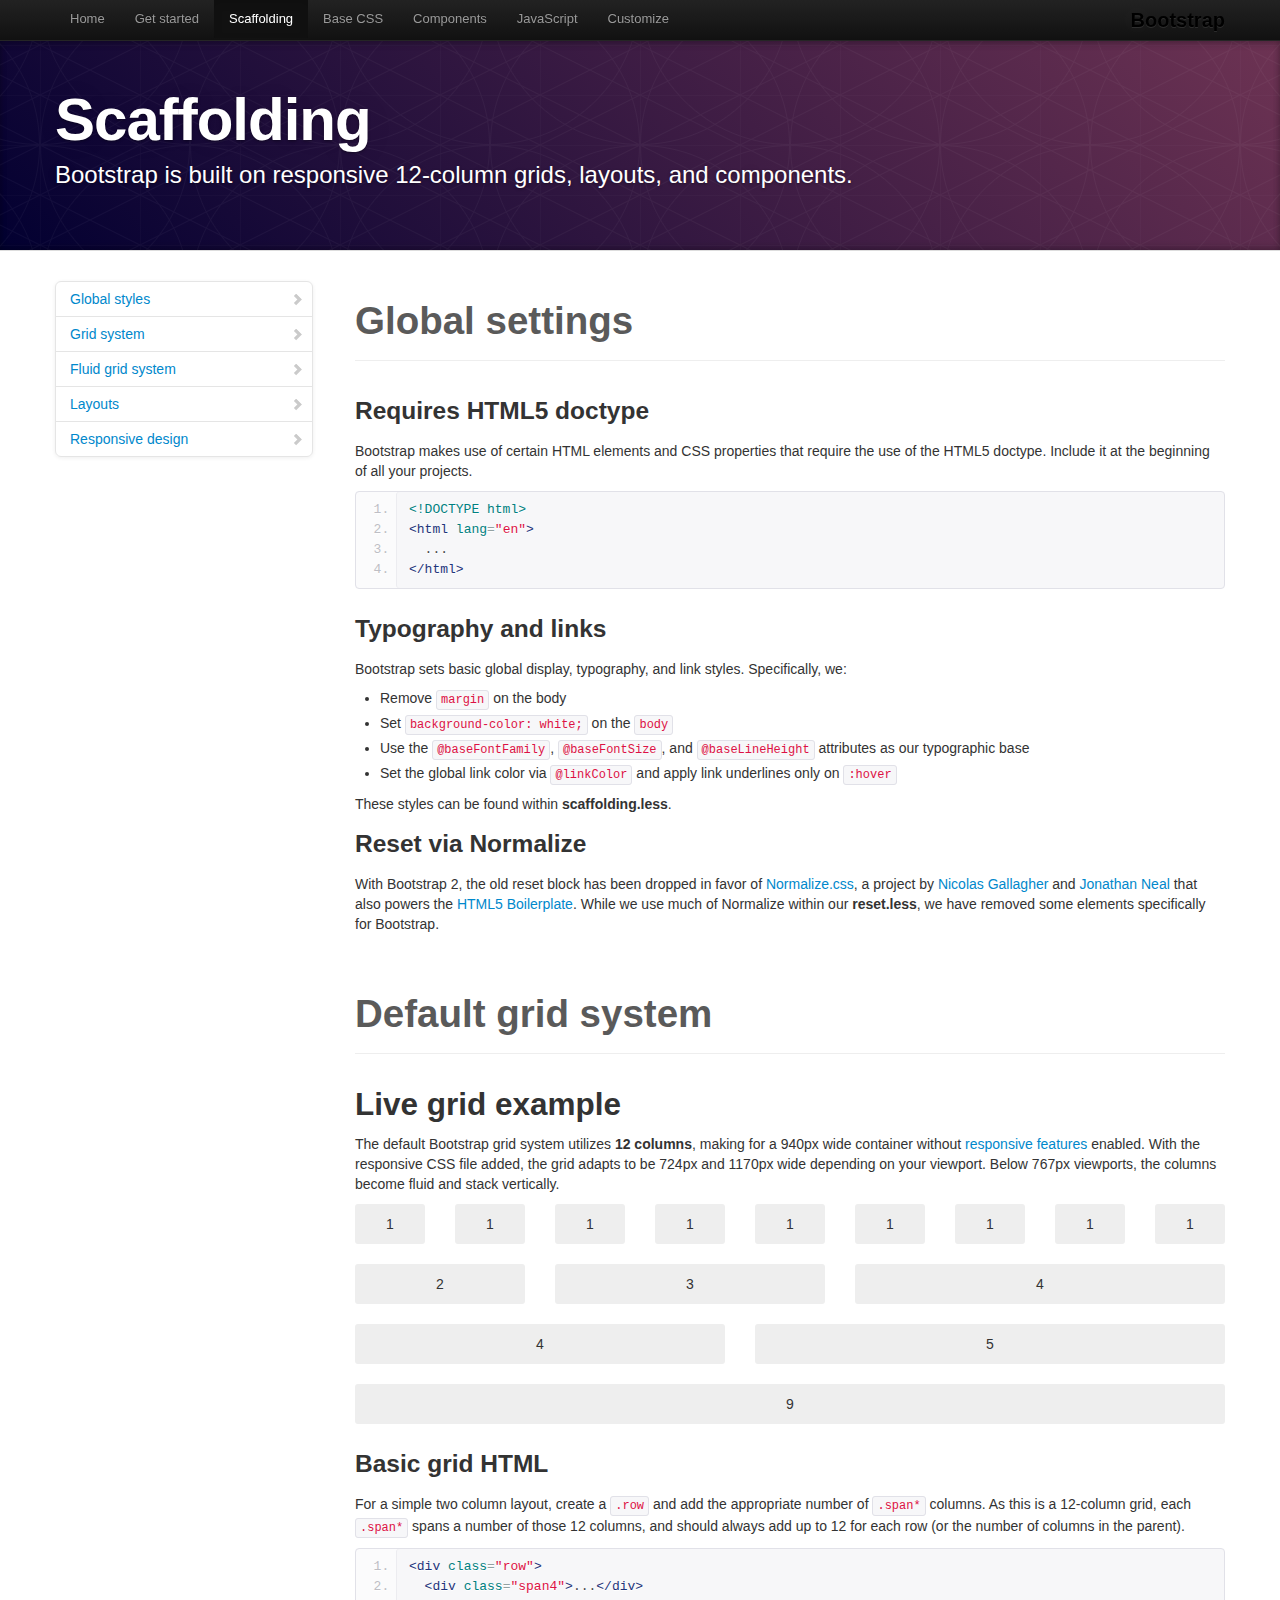
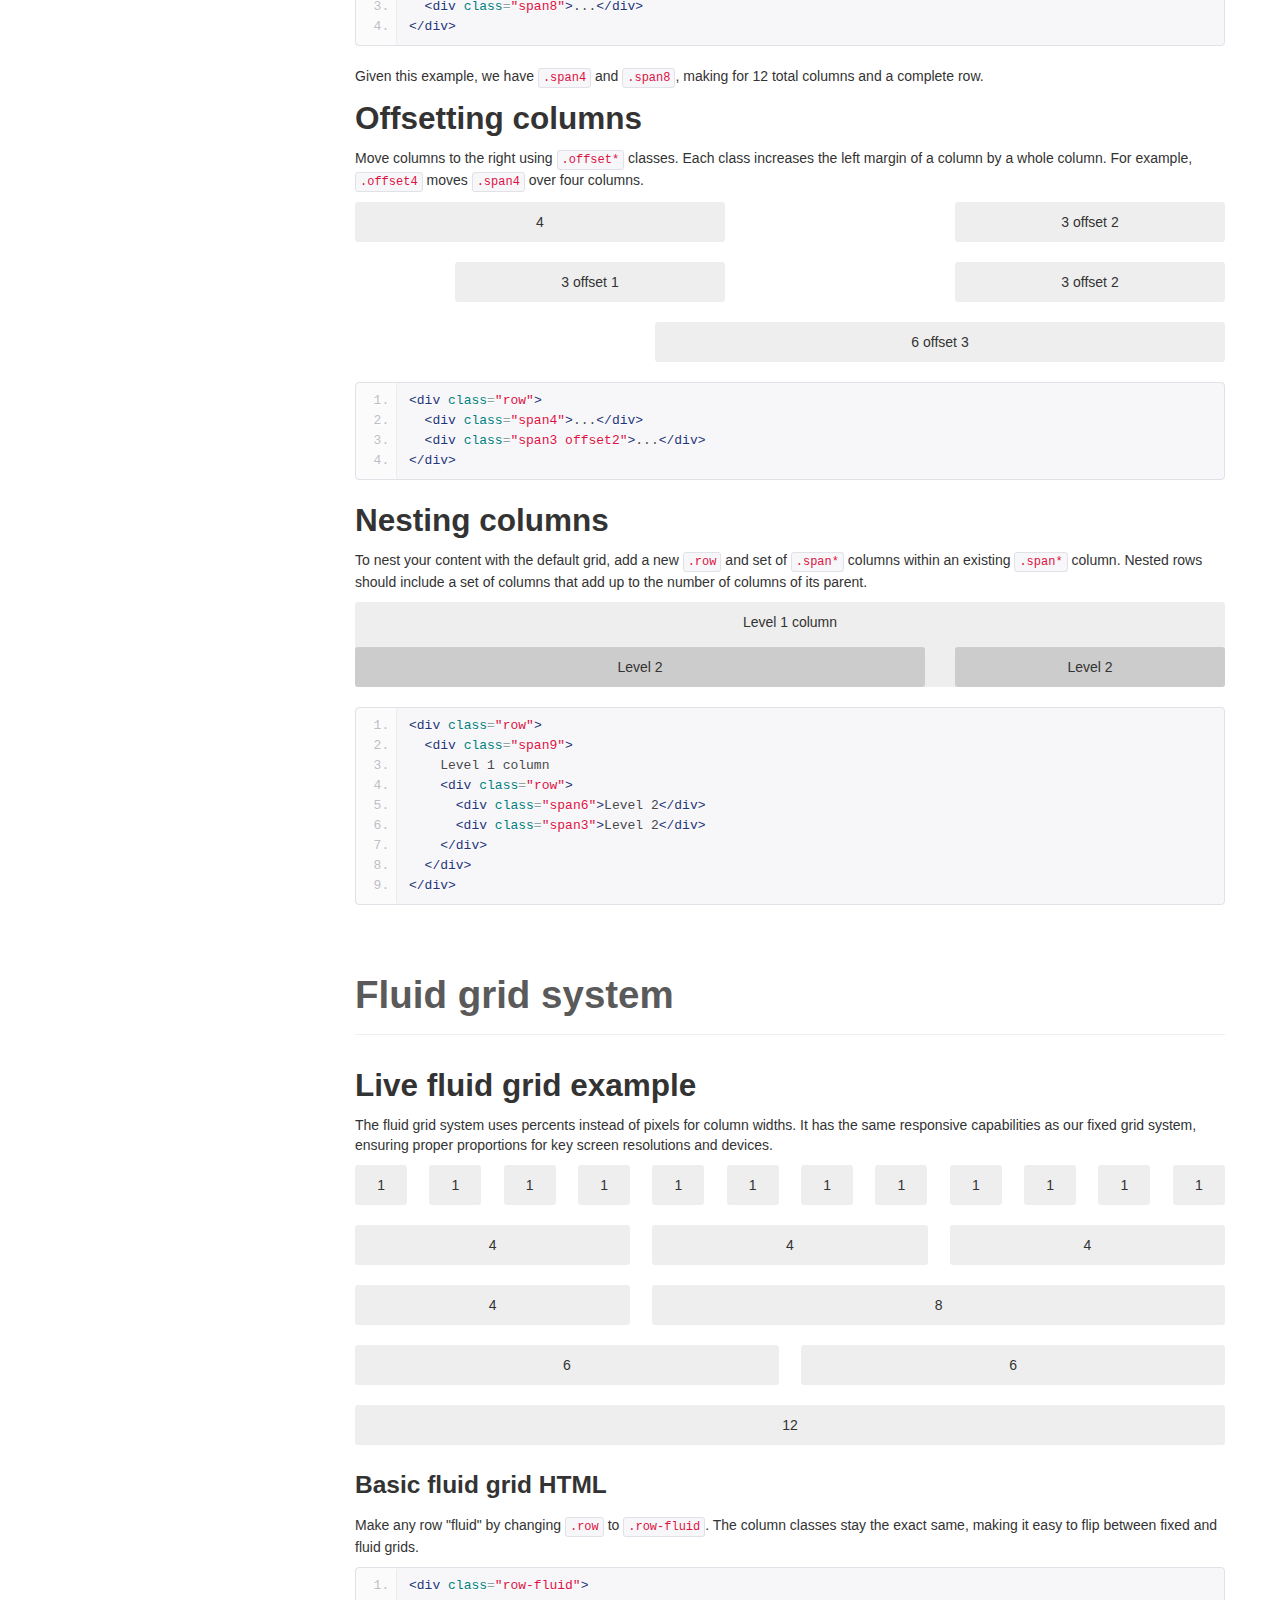
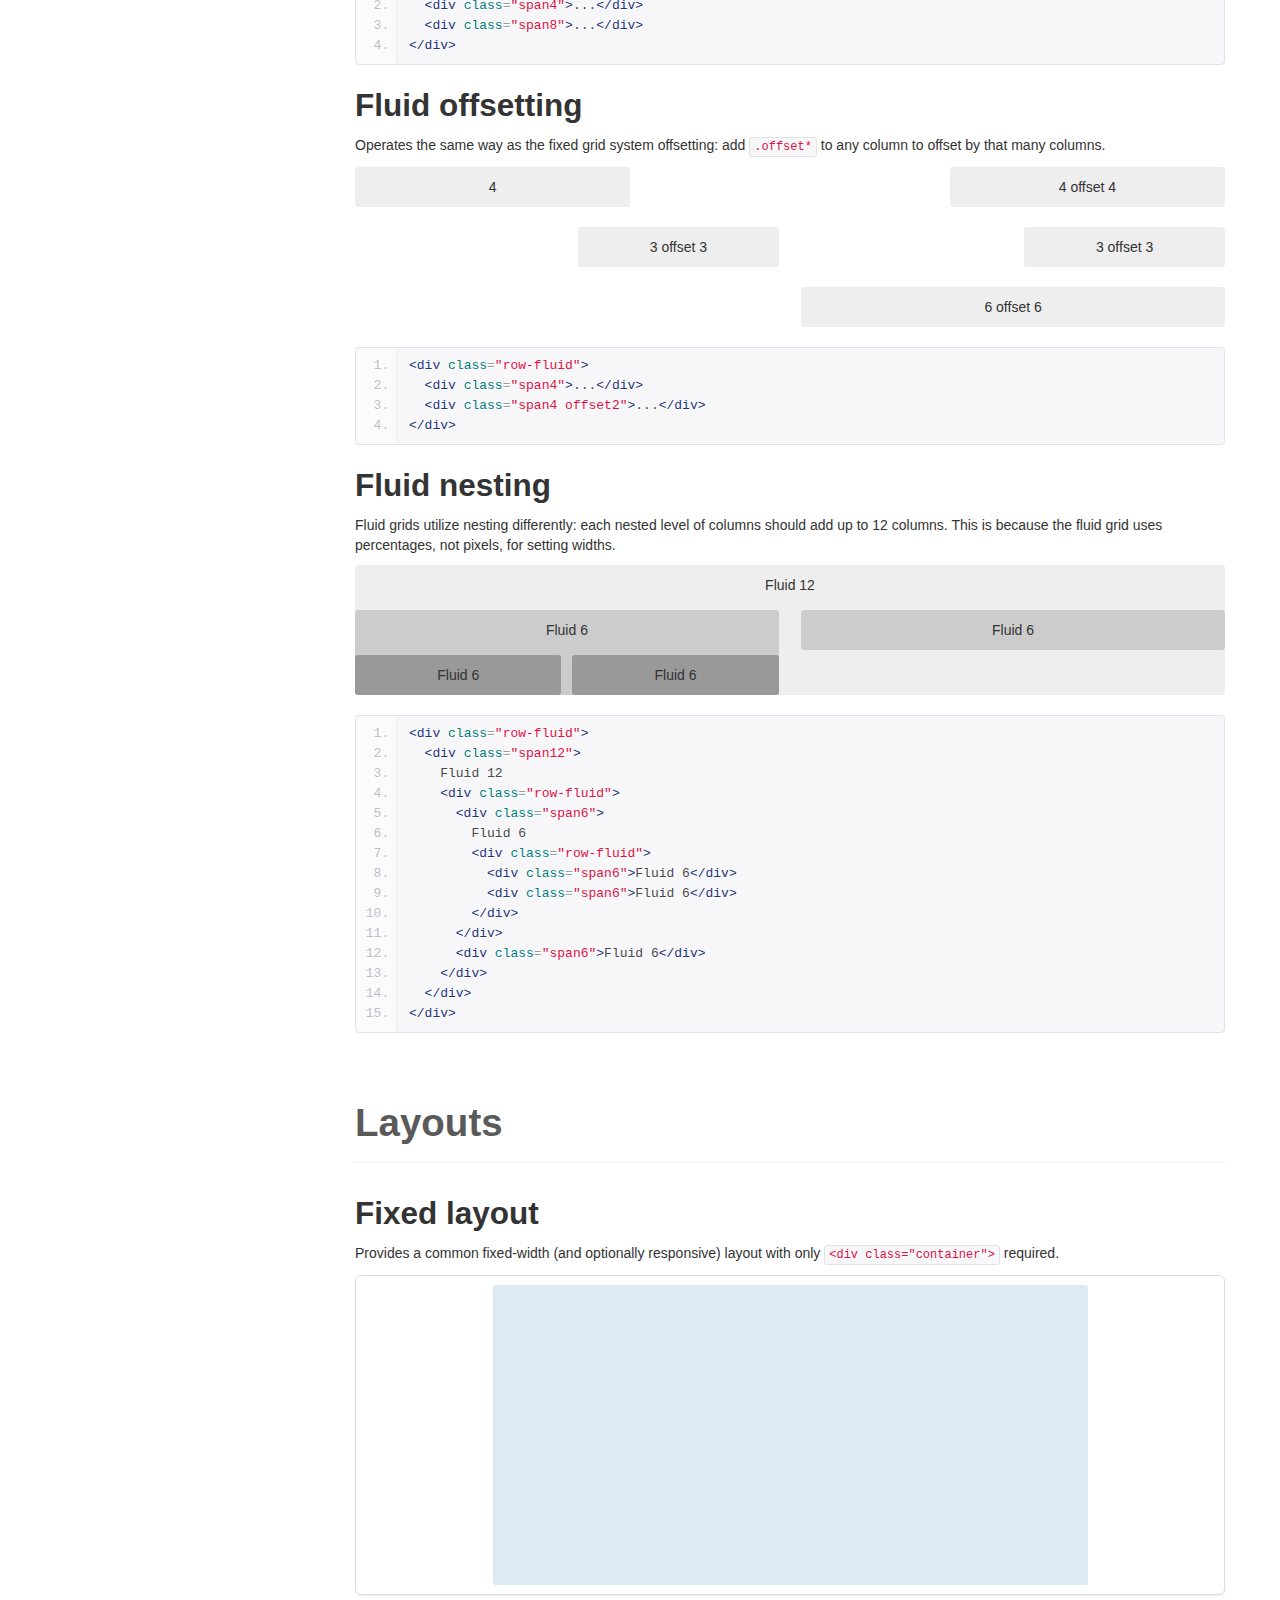
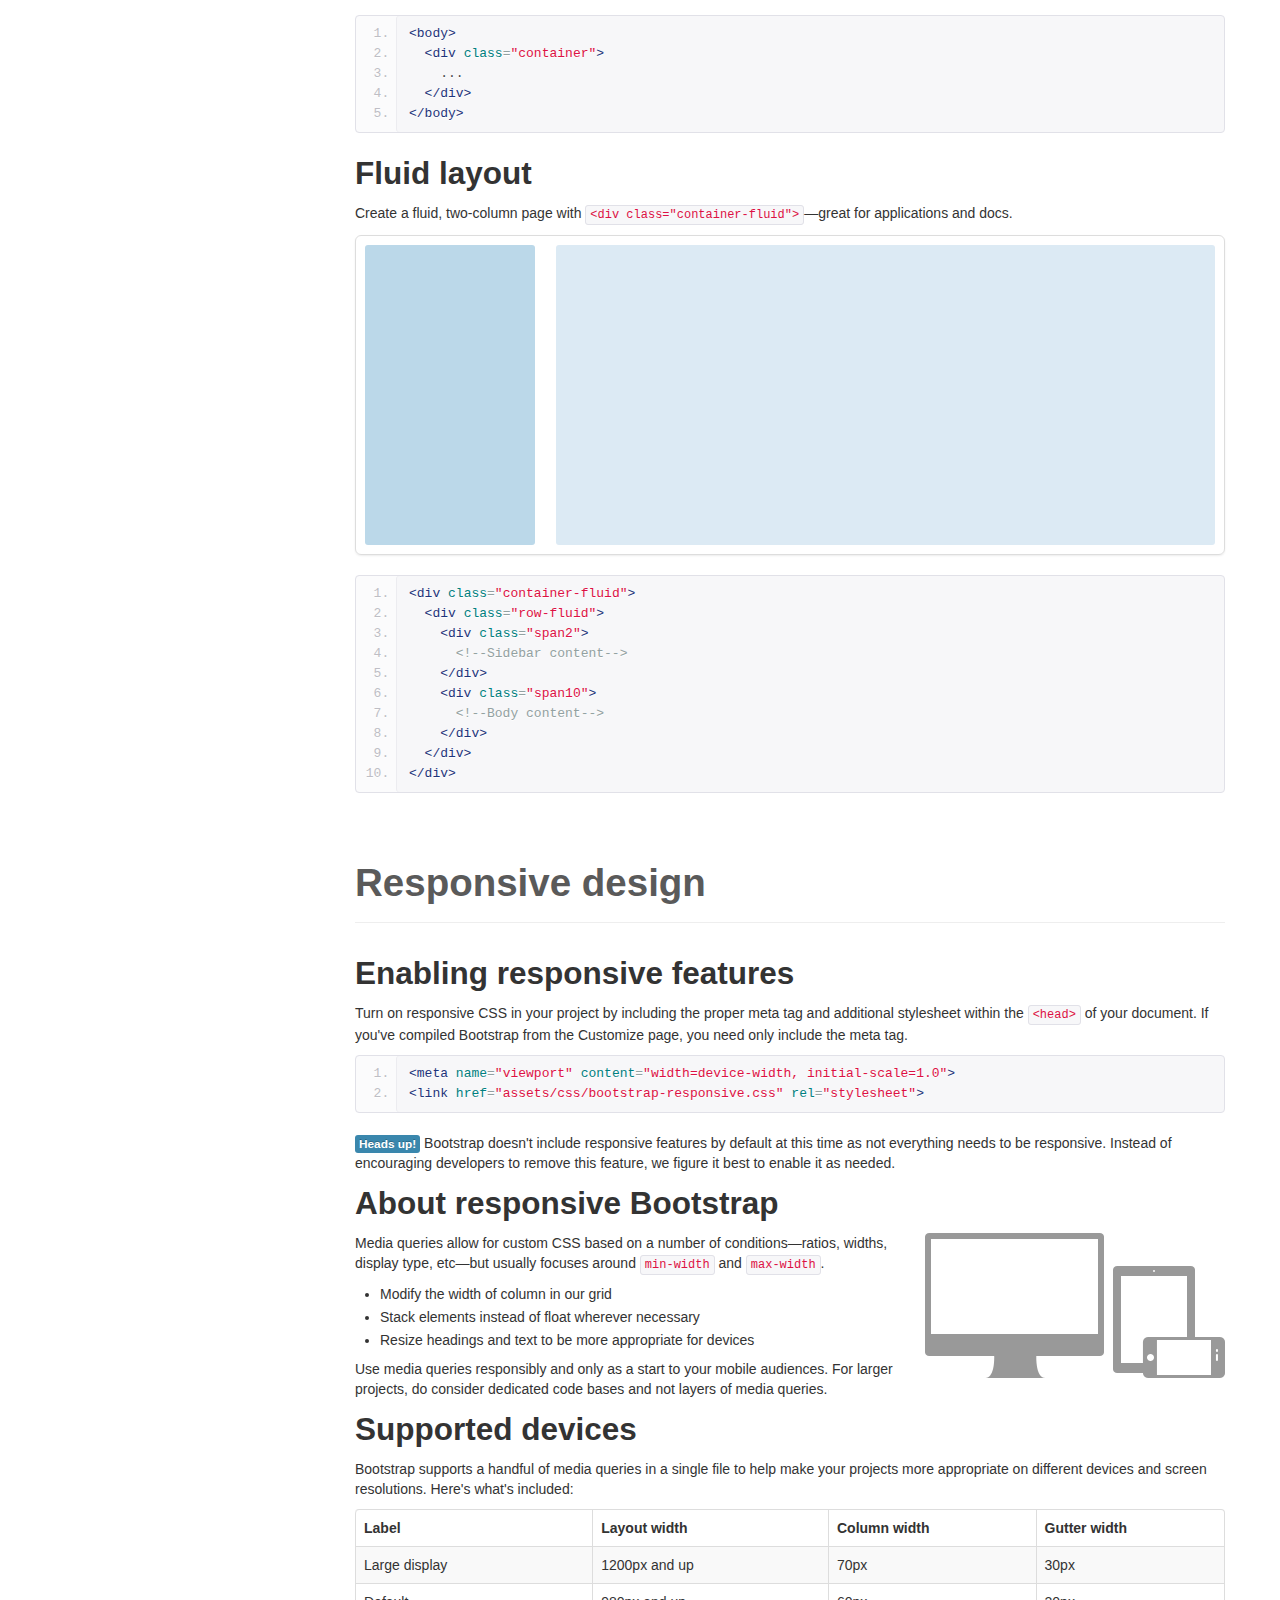
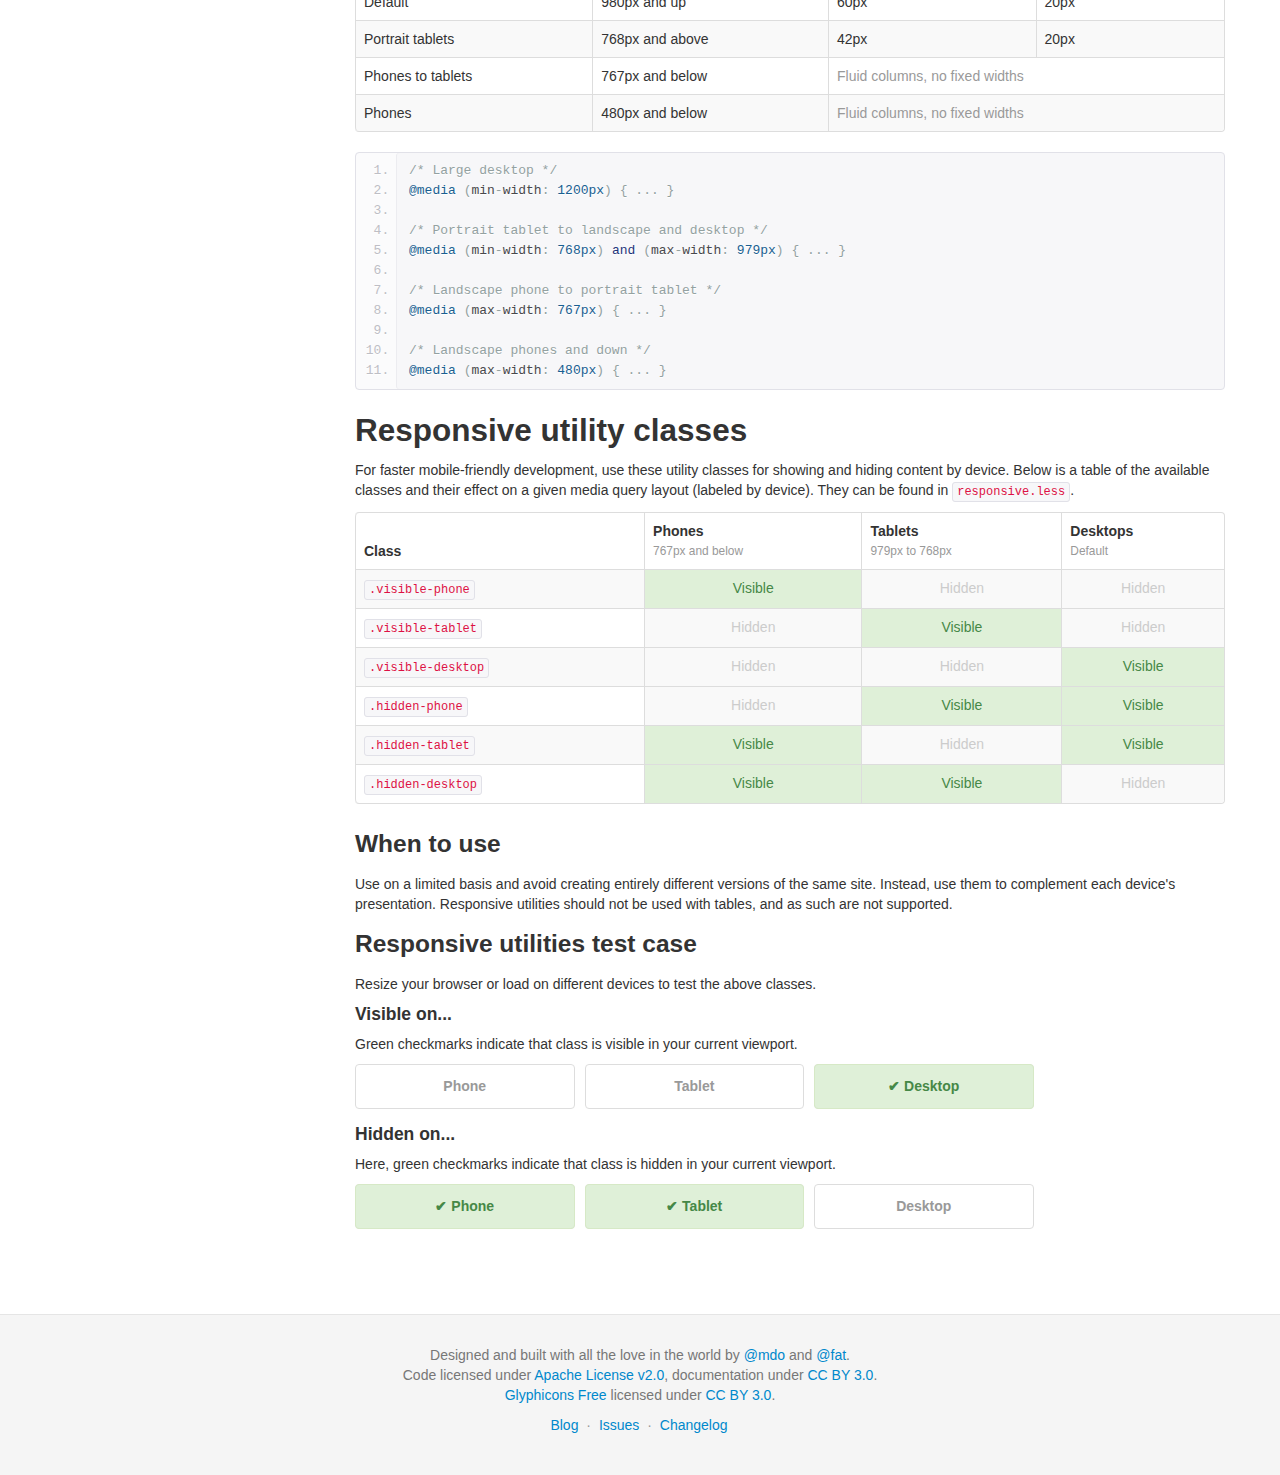
<file: public/bootstrap/docs/scaffolding.html>
<!DOCTYPE html>
<html lang="en">
  <head>
    <meta charset="utf-8">
    <title>Scaffolding · Bootstrap</title>
    <meta name="viewport" content="width=device-width, initial-scale=1.0">
    <meta name="description" content="">
    <meta name="author" content="">

    <!-- Le styles -->
    <link href="assets/css/bootstrap.css" rel="stylesheet">
    <link href="assets/css/bootstrap-responsive.css" rel="stylesheet">
    <link href="assets/css/docs.css" rel="stylesheet">
    <link href="assets/js/google-code-prettify/prettify.css" rel="stylesheet">

    <!-- Le HTML5 shim, for IE6-8 support of HTML5 elements -->
    <!--[if lt IE 9]>
      <script src="assets/js/html5shiv.js"></script>
    <![endif]-->

    <!-- Le fav and touch icons -->
    <link rel="apple-touch-icon-precomposed" sizes="144x144" href="assets/ico/apple-touch-icon-144-precomposed.png">
    <link rel="apple-touch-icon-precomposed" sizes="114x114" href="assets/ico/apple-touch-icon-114-precomposed.png">
      <link rel="apple-touch-icon-precomposed" sizes="72x72" href="assets/ico/apple-touch-icon-72-precomposed.png">
                    <link rel="apple-touch-icon-precomposed" href="assets/ico/apple-touch-icon-57-precomposed.png">
                                   <link rel="shortcut icon" href="assets/ico/favicon.png">

    <script type="text/javascript">
      var _gaq = _gaq || [];
      _gaq.push(['_setAccount', 'UA-146052-10']);
      _gaq.push(['_trackPageview']);
      (function() {
        var ga = document.createElement('script'); ga.type = 'text/javascript'; ga.async = true;
        ga.src = ('https:' == document.location.protocol ? 'https://ssl' : 'http://www') + '.google-analytics.com/ga.js';
        var s = document.getElementsByTagName('script')[0]; s.parentNode.insertBefore(ga, s);
      })();
    </script>
  </head>

  <body data-spy="scroll" data-target=".bs-docs-sidebar">

    <!-- Navbar
    ================================================== -->
    <div class="navbar navbar-inverse navbar-fixed-top">
      <div class="navbar-inner">
        <div class="container">
          <button type="button" class="btn btn-navbar" data-toggle="collapse" data-target=".nav-collapse">
            <span class="icon-bar"></span>
            <span class="icon-bar"></span>
            <span class="icon-bar"></span>
          </button>
          <a class="brand" href="./index.html">Bootstrap</a>
          <div class="nav-collapse collapse">
            <ul class="nav">
              <li class="">
                <a href="./index.html">Home</a>
              </li>
              <li class="">
                <a href="./getting-started.html">Get started</a>
              </li>
              <li class="active">
                <a href="./scaffolding.html">Scaffolding</a>
              </li>
              <li class="">
                <a href="./base-css.html">Base CSS</a>
              </li>
              <li class="">
                <a href="./components.html">Components</a>
              </li>
              <li class="">
                <a href="./javascript.html">JavaScript</a>
              </li>
              <li class="">
                <a href="./customize.html">Customize</a>
              </li>
            </ul>
          </div>
        </div>
      </div>
    </div>

<!-- Subhead
================================================== -->
<header class="jumbotron subhead" id="overview">
  <div class="container">
    <h1>Scaffolding</h1>
    <p class="lead">Bootstrap is built on responsive 12-column grids, layouts, and components.</p>
  </div>
</header>

  <div class="container">

    <!-- Docs nav
    ================================================== -->
    <div class="row">
      <div class="span3 bs-docs-sidebar">
        <ul class="nav nav-list bs-docs-sidenav">
          <li><a href="#global"><i class="icon-chevron-right"></i> Global styles</a></li>
          <li><a href="#gridSystem"><i class="icon-chevron-right"></i> Grid system</a></li>
          <li><a href="#fluidGridSystem"><i class="icon-chevron-right"></i> Fluid grid system</a></li>
          <li><a href="#layouts"><i class="icon-chevron-right"></i> Layouts</a></li>
          <li><a href="#responsive"><i class="icon-chevron-right"></i> Responsive design</a></li>
        </ul>
      </div>
      <div class="span9">



        <!-- Global Bootstrap settings
        ================================================== -->
        <section id="global">
          <div class="page-header">
            <h1>Global settings</h1>
          </div>

          <h3>Requires HTML5 doctype</h3>
          <p>Bootstrap makes use of certain HTML elements and CSS properties that require the use of the HTML5 doctype. Include it at the beginning of all your projects.</p>
<pre class="prettyprint linenums">
&lt;!DOCTYPE html&gt;
&lt;html lang="en"&gt;
  ...
&lt;/html&gt;
</pre>

          <h3>Typography and links</h3>
          <p>Bootstrap sets basic global display, typography, and link styles. Specifically, we:</p>
          <ul>
            <li>Remove <code>margin</code> on the body</li>
            <li>Set <code>background-color: white;</code> on the <code>body</code></li>
            <li>Use the <code>@baseFontFamily</code>, <code>@baseFontSize</code>, and <code>@baseLineHeight</code> attributes as our typographic base</li>
            <li>Set the global link color via <code>@linkColor</code> and apply link underlines only on <code>:hover</code></li>
          </ul>
          <p>These styles can be found within <strong>scaffolding.less</strong>.</p>

          <h3>Reset via Normalize</h3>
          <p>With Bootstrap 2, the old reset block has been dropped in favor of <a href="http://necolas.github.com/normalize.css/" target="_blank">Normalize.css</a>, a project by <a href="http://twitter.com/necolas" target="_blank">Nicolas Gallagher</a> and <a href="http://twitter.com/jon_neal" target="_blank">Jonathan Neal</a> that also powers the <a href="http://html5boilerplate.com" target="_blank">HTML5 Boilerplate</a>. While we use much of Normalize within our <strong>reset.less</strong>, we have removed some elements specifically for Bootstrap.</p>

        </section>




        <!-- Grid system
        ================================================== -->
        <section id="gridSystem">
          <div class="page-header">
            <h1>Default grid system</h1>
          </div>

          <h2>Live grid example</h2>
          <p>The default Bootstrap grid system utilizes <strong>12 columns</strong>, making for a 940px wide container without <a href="./scaffolding.html#responsive">responsive features</a> enabled. With the responsive CSS file added, the grid adapts to be 724px and 1170px wide depending on your viewport. Below 767px viewports, the columns become fluid and stack vertically.</p>
          <div class="bs-docs-grid">
            <div class="row show-grid">
              <div class="span1">1</div>
              <div class="span1">1</div>
              <div class="span1">1</div>
              <div class="span1">1</div>
              <div class="span1">1</div>
              <div class="span1">1</div>
              <div class="span1">1</div>
              <div class="span1">1</div>
              <div class="span1">1</div>
            </div>
            <div class="row show-grid">
              <div class="span2">2</div>
              <div class="span3">3</div>
              <div class="span4">4</div>
            </div>
            <div class="row show-grid">
              <div class="span4">4</div>
              <div class="span5">5</div>
            </div>
            <div class="row show-grid">
              <div class="span9">9</div>
            </div>
          </div>

          <h3>Basic grid HTML</h3>
          <p>For a simple two column layout, create a <code>.row</code> and add the appropriate number of <code>.span*</code> columns. As this is a 12-column grid, each <code>.span*</code> spans a number of those 12 columns, and should always add up to 12 for each row (or the number of columns in the parent).</p>
<pre class="prettyprint linenums">
&lt;div class="row"&gt;
  &lt;div class="span4"&gt;...&lt;/div&gt;
  &lt;div class="span8"&gt;...&lt;/div&gt;
&lt;/div&gt;
</pre>
          <p>Given this example, we have <code>.span4</code> and <code>.span8</code>, making for 12 total columns and a complete row.</p>

          <h2>Offsetting columns</h2>
          <p>Move columns to the right using <code>.offset*</code> classes. Each class increases the left margin of a column by a whole column. For example, <code>.offset4</code> moves <code>.span4</code> over four columns.</p>
          <div class="bs-docs-grid">
            <div class="row show-grid">
              <div class="span4">4</div>
              <div class="span3 offset2">3 offset 2</div>
            </div><!-- /row -->
            <div class="row show-grid">
              <div class="span3 offset1">3 offset 1</div>
              <div class="span3 offset2">3 offset 2</div>
            </div><!-- /row -->
            <div class="row show-grid">
              <div class="span6 offset3">6 offset 3</div>
            </div><!-- /row -->
          </div>
<pre class="prettyprint linenums">
&lt;div class="row"&gt;
  &lt;div class="span4"&gt;...&lt;/div&gt;
  &lt;div class="span3 offset2"&gt;...&lt;/div&gt;
&lt;/div&gt;
</pre>

          <h2>Nesting columns</h2>
          <p>To nest your content with the default grid, add a new <code>.row</code> and set of <code>.span*</code> columns within an existing <code>.span*</code> column. Nested rows should include a set of columns that add up to the number of columns of its parent.</p>
          <div class="row show-grid">
            <div class="span9">
              Level 1 column
              <div class="row show-grid">
                <div class="span6">
                  Level 2
                </div>
                <div class="span3">
                  Level 2
                </div>
              </div>
            </div>
          </div>
<pre class="prettyprint linenums">
&lt;div class="row"&gt;
  &lt;div class="span9"&gt;
    Level 1 column
    &lt;div class="row"&gt;
      &lt;div class="span6"&gt;Level 2&lt;/div&gt;
      &lt;div class="span3"&gt;Level 2&lt;/div&gt;
    &lt;/div&gt;
  &lt;/div&gt;
&lt;/div&gt;
</pre>
        </section>



        <!-- Fluid grid system
        ================================================== -->
        <section id="fluidGridSystem">
          <div class="page-header">
            <h1>Fluid grid system</h1>
          </div>

          <h2>Live fluid grid example</h2>
          <p>The fluid grid system uses percents instead of pixels for column widths. It has the same responsive capabilities as our fixed grid system, ensuring proper proportions for key screen resolutions and devices.</p>
          <div class="bs-docs-grid">
            <div class="row-fluid show-grid">
              <div class="span1">1</div>
              <div class="span1">1</div>
              <div class="span1">1</div>
              <div class="span1">1</div>
              <div class="span1">1</div>
              <div class="span1">1</div>
              <div class="span1">1</div>
              <div class="span1">1</div>
              <div class="span1">1</div>
              <div class="span1">1</div>
              <div class="span1">1</div>
              <div class="span1">1</div>
            </div>
            <div class="row-fluid show-grid">
              <div class="span4">4</div>
              <div class="span4">4</div>
              <div class="span4">4</div>
            </div>
            <div class="row-fluid show-grid">
              <div class="span4">4</div>
              <div class="span8">8</div>
            </div>
            <div class="row-fluid show-grid">
              <div class="span6">6</div>
              <div class="span6">6</div>
            </div>
            <div class="row-fluid show-grid">
              <div class="span12">12</div>
            </div>
          </div>

          <h3>Basic fluid grid HTML</h3>
          <p>Make any row "fluid" by changing <code>.row</code> to <code>.row-fluid</code>. The column classes stay the exact same, making it easy to flip between fixed and fluid grids.</p>
<pre class="prettyprint linenums">
&lt;div class="row-fluid"&gt;
  &lt;div class="span4"&gt;...&lt;/div&gt;
  &lt;div class="span8"&gt;...&lt;/div&gt;
&lt;/div&gt;
</pre>

          <h2>Fluid offsetting</h2>
          <p>Operates the same way as the fixed grid system offsetting: add <code>.offset*</code> to any column to offset by that many columns.</p>
          <div class="bs-docs-grid">
            <div class="row-fluid show-grid">
              <div class="span4">4</div>
              <div class="span4 offset4">4 offset 4</div>
            </div><!-- /row -->
            <div class="row-fluid show-grid">
              <div class="span3 offset3">3 offset 3</div>
              <div class="span3 offset3">3 offset 3</div>
            </div><!-- /row -->
            <div class="row-fluid show-grid">
              <div class="span6 offset6">6 offset 6</div>
            </div><!-- /row -->
          </div>
<pre class="prettyprint linenums">
&lt;div class="row-fluid"&gt;
  &lt;div class="span4"&gt;...&lt;/div&gt;
  &lt;div class="span4 offset2"&gt;...&lt;/div&gt;
&lt;/div&gt;
</pre>

          <h2>Fluid nesting</h2>
          <p>Fluid grids utilize nesting differently: each nested level of columns should add up to 12 columns. This is because the fluid grid uses percentages, not pixels, for setting widths.</p>
          <div class="row-fluid show-grid">
            <div class="span12">
              Fluid 12
              <div class="row-fluid show-grid">
                <div class="span6">
                  Fluid 6
                  <div class="row-fluid show-grid">
                    <div class="span6">
                      Fluid 6
                    </div>
                    <div class="span6">
                      Fluid 6
                    </div>
                  </div>
                </div>
                <div class="span6">
                  Fluid 6
                </div>
              </div>
            </div>
          </div>
<pre class="prettyprint linenums">
&lt;div class="row-fluid"&gt;
  &lt;div class="span12"&gt;
    Fluid 12
    &lt;div class="row-fluid"&gt;
      &lt;div class="span6"&gt;
        Fluid 6
        &lt;div class="row-fluid"&gt;
          &lt;div class="span6"&gt;Fluid 6&lt;/div&gt;
          &lt;div class="span6"&gt;Fluid 6&lt;/div&gt;
        &lt;/div&gt;
      &lt;/div&gt;
      &lt;div class="span6"&gt;Fluid 6&lt;/div&gt;
    &lt;/div&gt;
  &lt;/div&gt;
&lt;/div&gt;
</pre>

        </section>




        <!-- Layouts (Default and fluid)
        ================================================== -->
        <section id="layouts">
          <div class="page-header">
            <h1>Layouts</h1>
          </div>

          <h2>Fixed layout</h2>
          <p>Provides a common fixed-width (and optionally responsive) layout with only <code>&lt;div class="container"&gt;</code> required.</p>
          <div class="mini-layout">
            <div class="mini-layout-body"></div>
          </div>
<pre class="prettyprint linenums">
&lt;body&gt;
  &lt;div class="container"&gt;
    ...
  &lt;/div&gt;
&lt;/body&gt;
</pre>

          <h2>Fluid layout</h2>
          <p>Create a fluid, two-column page with <code>&lt;div class="container-fluid"&gt;</code>&mdash;great for applications and docs.</p>
          <div class="mini-layout fluid">
            <div class="mini-layout-sidebar"></div>
            <div class="mini-layout-body"></div>
          </div>
<pre class="prettyprint linenums">
&lt;div class="container-fluid"&gt;
  &lt;div class="row-fluid"&gt;
    &lt;div class="span2"&gt;
      &lt;!--Sidebar content--&gt;
    &lt;/div&gt;
    &lt;div class="span10"&gt;
      &lt;!--Body content--&gt;
    &lt;/div&gt;
  &lt;/div&gt;
&lt;/div&gt;
</pre>
        </section>




        <!-- Responsive design
        ================================================== -->
        <section id="responsive">
          <div class="page-header">
            <h1>Responsive design</h1>
          </div>

          <h2>Enabling responsive features</h2>
          <p>Turn on responsive CSS in your project by including the proper meta tag and additional stylesheet within the <code>&lt;head&gt;</code> of your document. If you've compiled Bootstrap from the Customize page, you need only include the meta tag.</p>
<pre class="prettyprint linenums">
&lt;meta name="viewport" content="width=device-width, initial-scale=1.0"&gt;
&lt;link href="assets/css/bootstrap-responsive.css" rel="stylesheet"&gt;
</pre>
          <p><span class="label label-info">Heads up!</span>  Bootstrap doesn't include responsive features by default at this time as not everything needs to be responsive. Instead of encouraging developers to remove this feature, we figure it best to enable it as needed.</p>

          <h2>About responsive Bootstrap</h2>
          <img src="assets/img/responsive-illustrations.png" alt="Responsive devices" style="float: right; margin: 0 0 20px 20px;">
          <p>Media queries allow for custom CSS based on a number of conditions&mdash;ratios, widths, display type, etc&mdash;but usually focuses around <code>min-width</code> and <code>max-width</code>.</p>
          <ul>
            <li>Modify the width of column in our grid</li>
            <li>Stack elements instead of float wherever necessary</li>
            <li>Resize headings and text to be more appropriate for devices</li>
          </ul>
          <p>Use media queries responsibly and only as a start to your mobile audiences. For larger projects, do consider dedicated code bases and not layers of media queries.</p>

          <h2>Supported devices</h2>
          <p>Bootstrap supports a handful of media queries in a single file to help make your projects more appropriate on different devices and screen resolutions. Here's what's included:</p>
          <table class="table table-bordered table-striped">
            <thead>
              <tr>
                <th>Label</th>
                <th>Layout width</th>
                <th>Column width</th>
                <th>Gutter width</th>
              </tr>
            </thead>
            <tbody>
              <tr>
                <td>Large display</td>
                <td>1200px and up</td>
                <td>70px</td>
                <td>30px</td>
              </tr>
              <tr>
                <td>Default</td>
                <td>980px and up</td>
                <td>60px</td>
                <td>20px</td>
              </tr>
              <tr>
                <td>Portrait tablets</td>
                <td>768px and above</td>
                <td>42px</td>
                <td>20px</td>
              </tr>
              <tr>
                <td>Phones to tablets</td>
                <td>767px and below</td>
                <td class="muted" colspan="2">Fluid columns, no fixed widths</td>
              </tr>
              <tr>
                <td>Phones</td>
                <td>480px and below</td>
                <td class="muted" colspan="2">Fluid columns, no fixed widths</td>
              </tr>
            </tbody>
          </table>
<pre class="prettyprint linenums">
/* Large desktop */
@media (min-width: 1200px) { ... }

/* Portrait tablet to landscape and desktop */
@media (min-width: 768px) and (max-width: 979px) { ... }

/* Landscape phone to portrait tablet */
@media (max-width: 767px) { ... }

/* Landscape phones and down */
@media (max-width: 480px) { ... }
</pre>


          <h2>Responsive utility classes</h2>
          <p>For faster mobile-friendly development, use these utility classes for showing and hiding content by device. Below is a table of the available classes and their effect on a given media query layout (labeled by device). They can be found in <code>responsive.less</code>.</p>
          <table class="table table-bordered table-striped responsive-utilities">
            <thead>
              <tr>
                <th>Class</th>
                <th>Phones <small>767px and below</small></th>
                <th>Tablets <small>979px to 768px</small></th>
                <th>Desktops <small>Default</small></th>
              </tr>
            </thead>
            <tbody>
              <tr>
                <th><code>.visible-phone</code></th>
                <td class="is-visible">Visible</td>
                <td class="is-hidden">Hidden</td>
                <td class="is-hidden">Hidden</td>
              </tr>
              <tr>
                <th><code>.visible-tablet</code></th>
                <td class="is-hidden">Hidden</td>
                <td class="is-visible">Visible</td>
                <td class="is-hidden">Hidden</td>
              </tr>
              <tr>
                <th><code>.visible-desktop</code></th>
                <td class="is-hidden">Hidden</td>
                <td class="is-hidden">Hidden</td>
                <td class="is-visible">Visible</td>
              </tr>
              <tr>
                <th><code>.hidden-phone</code></th>
                <td class="is-hidden">Hidden</td>
                <td class="is-visible">Visible</td>
                <td class="is-visible">Visible</td>
              </tr>
              <tr>
                <th><code>.hidden-tablet</code></th>
                <td class="is-visible">Visible</td>
                <td class="is-hidden">Hidden</td>
                <td class="is-visible">Visible</td>
              </tr>
              <tr>
                <th><code>.hidden-desktop</code></th>
                <td class="is-visible">Visible</td>
                <td class="is-visible">Visible</td>
                <td class="is-hidden">Hidden</td>
              </tr>
            </tbody>
          </table>

          <h3>When to use</h3>
          <p>Use on a limited basis and avoid creating entirely different versions of the same site. Instead, use them to complement each device's presentation. Responsive utilities should not be used with tables, and as such are not supported.</p>

          <h3>Responsive utilities test case</h3>
          <p>Resize your browser or load on different devices to test the above classes.</p>
          <h4>Visible on...</h4>
          <p>Green checkmarks indicate that class is visible in your current viewport.</p>
          <ul class="responsive-utilities-test">
            <li>Phone<span class="visible-phone">&#10004; Phone</span></li>
            <li>Tablet<span class="visible-tablet">&#10004; Tablet</span></li>
            <li>Desktop<span class="visible-desktop">&#10004; Desktop</span></li>
          </ul>
          <h4>Hidden on...</h4>
          <p>Here, green checkmarks indicate that class is hidden in your current viewport.</p>
          <ul class="responsive-utilities-test hidden-on">
            <li>Phone<span class="hidden-phone">&#10004; Phone</span></li>
            <li>Tablet<span class="hidden-tablet">&#10004; Tablet</span></li>
            <li>Desktop<span class="hidden-desktop">&#10004; Desktop</span></li>
          </ul>

        </section>



      </div>
    </div>

  </div>



    <!-- Footer
    ================================================== -->
    <footer class="footer">
      <div class="container">
        <p>Designed and built with all the love in the world by <a href="http://twitter.com/mdo" target="_blank">@mdo</a> and <a href="http://twitter.com/fat" target="_blank">@fat</a>.</p>
        <p>Code licensed under <a href="http://www.apache.org/licenses/LICENSE-2.0" target="_blank">Apache License v2.0</a>, documentation under <a href="http://creativecommons.org/licenses/by/3.0/">CC BY 3.0</a>.</p>
        <p><a href="http://glyphicons.com">Glyphicons Free</a> licensed under <a href="http://creativecommons.org/licenses/by/3.0/">CC BY 3.0</a>.</p>
        <ul class="footer-links">
          <li><a href="http://blog.getbootstrap.com">Blog</a></li>
          <li class="muted">&middot;</li>
          <li><a href="https://github.com/twbs/bootstrap/issues?state=open">Issues</a></li>
          <li class="muted">&middot;</li>
          <li><a href="https://github.com/twbs/bootstrap/releases">Changelog</a></li>
        </ul>
      </div>
    </footer>



    <!-- Le javascript
    ================================================== -->
    <!-- Placed at the end of the document so the pages load faster -->
    <script type="text/javascript" src="http://platform.twitter.com/widgets.js"></script>
    <script src="assets/js/jquery.js"></script>
    <script src="assets/js/bootstrap-transition.js"></script>
    <script src="assets/js/bootstrap-alert.js"></script>
    <script src="assets/js/bootstrap-modal.js"></script>
    <script src="assets/js/bootstrap-dropdown.js"></script>
    <script src="assets/js/bootstrap-scrollspy.js"></script>
    <script src="assets/js/bootstrap-tab.js"></script>
    <script src="assets/js/bootstrap-tooltip.js"></script>
    <script src="assets/js/bootstrap-popover.js"></script>
    <script src="assets/js/bootstrap-button.js"></script>
    <script src="assets/js/bootstrap-collapse.js"></script>
    <script src="assets/js/bootstrap-carousel.js"></script>
    <script src="assets/js/bootstrap-typeahead.js"></script>
    <script src="assets/js/bootstrap-affix.js"></script>

    <script src="assets/js/holder/holder.js"></script>
    <script src="assets/js/google-code-prettify/prettify.js"></script>

    <script src="assets/js/application.js"></script>


    <!-- Analytics
    ================================================== -->
    <script>
      var _gauges = _gauges || [];
      (function() {
        var t   = document.createElement('script');
        t.type  = 'text/javascript';
        t.async = true;
        t.id    = 'gauges-tracker';
        t.setAttribute('data-site-id', '4f0dc9fef5a1f55508000013');
        t.src = '//secure.gaug.es/track.js';
        var s = document.getElementsByTagName('script')[0];
        s.parentNode.insertBefore(t, s);
      })();
    </script>

  </body>
</html>
</file>
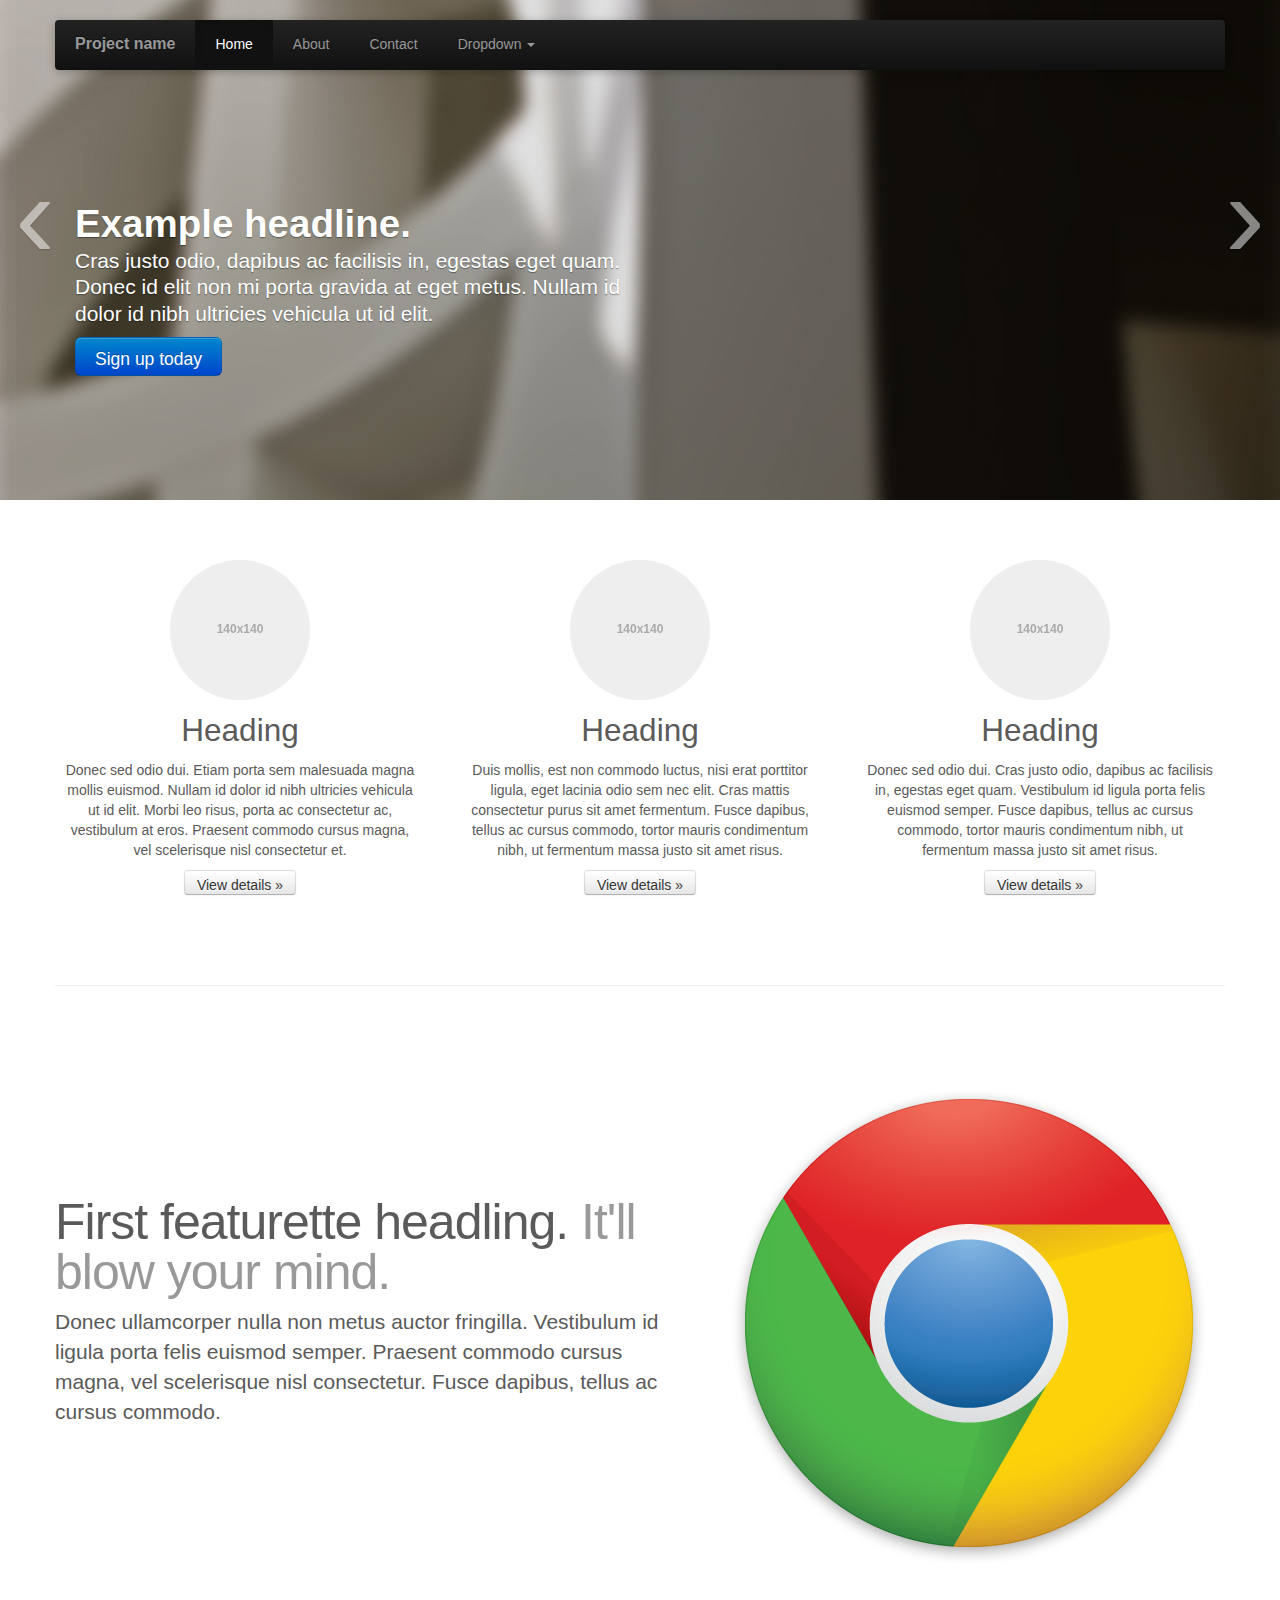
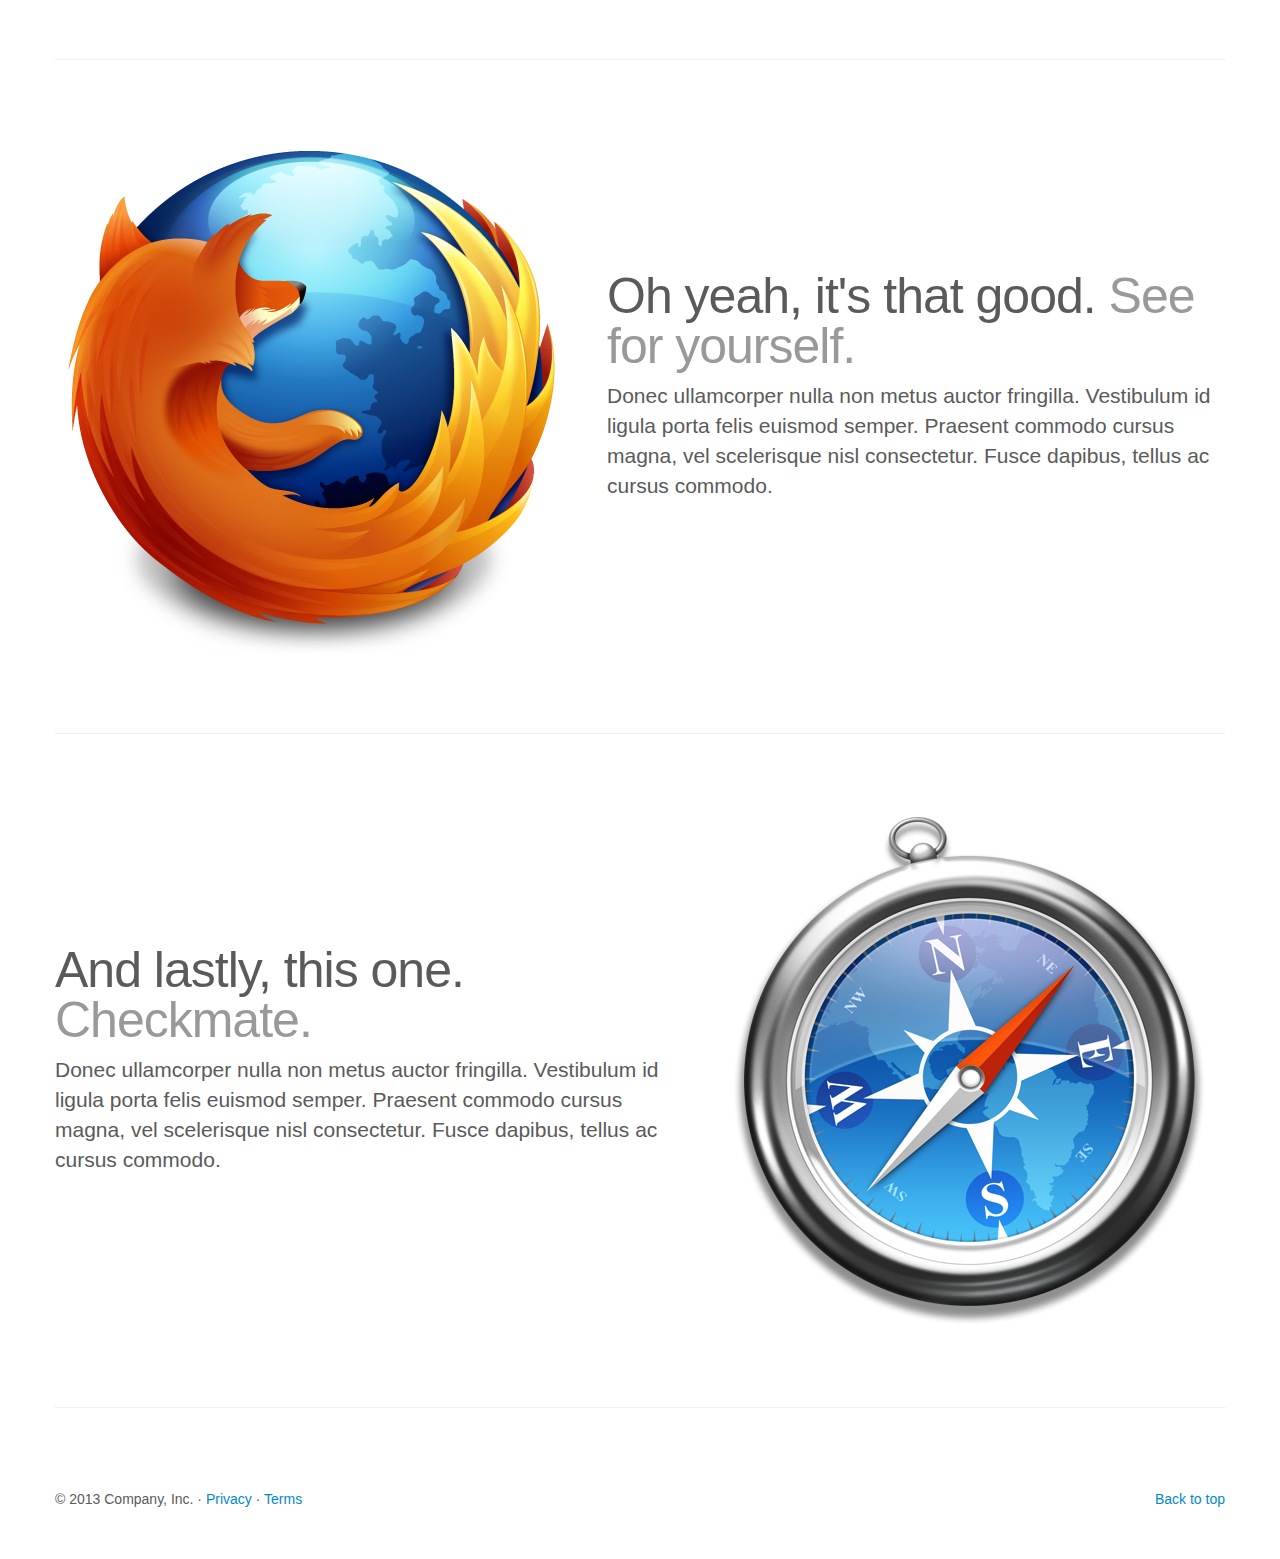
<file: public/bootstrap/docs/examples/carousel.html>
<!DOCTYPE html>
<html lang="en">
  <head>
    <meta charset="utf-8">
    <title>Carousel Template &middot; Bootstrap</title>
    <meta name="viewport" content="width=device-width, initial-scale=1.0">
    <meta name="description" content="">
    <meta name="author" content="">

    <!-- Le styles -->
    <link href="../assets/css/bootstrap.css" rel="stylesheet">
    <link href="../assets/css/bootstrap-responsive.css" rel="stylesheet">
    <style>

    /* GLOBAL STYLES
    -------------------------------------------------- */
    /* Padding below the footer and lighter body text */

    body {
      padding-bottom: 40px;
      color: #5a5a5a;
    }



    /* CUSTOMIZE THE NAVBAR
    -------------------------------------------------- */

    /* Special class on .container surrounding .navbar, used for positioning it into place. */
    .navbar-wrapper {
      position: absolute;
      top: 0;
      left: 0;
      right: 0;
      z-index: 10;
      margin-top: 20px;
      margin-bottom: -90px; /* Negative margin to pull up carousel. 90px is roughly margins and height of navbar. */
    }
    .navbar-wrapper .navbar {

    }

    /* Remove border and change up box shadow for more contrast */
    .navbar .navbar-inner {
      border: 0;
      -webkit-box-shadow: 0 2px 10px rgba(0,0,0,.25);
         -moz-box-shadow: 0 2px 10px rgba(0,0,0,.25);
              box-shadow: 0 2px 10px rgba(0,0,0,.25);
    }

    /* Downsize the brand/project name a bit */
    .navbar .brand {
      padding: 14px 20px 16px; /* Increase vertical padding to match navbar links */
      font-size: 16px;
      font-weight: bold;
      text-shadow: 0 -1px 0 rgba(0,0,0,.5);
    }

    /* Navbar links: increase padding for taller navbar */
    .navbar .nav > li > a {
      padding: 15px 20px;
    }

    /* Offset the responsive button for proper vertical alignment */
    .navbar .btn-navbar {
      margin-top: 10px;
    }



    /* CUSTOMIZE THE CAROUSEL
    -------------------------------------------------- */

    /* Carousel base class */
    .carousel {
      margin-bottom: 60px;
    }

    .carousel .container {
      position: relative;
      z-index: 9;
    }

    .carousel-control {
      height: 80px;
      margin-top: 0;
      font-size: 120px;
      text-shadow: 0 1px 1px rgba(0,0,0,.4);
      background-color: transparent;
      border: 0;
      z-index: 10;
    }

    .carousel .item {
      height: 500px;
    }
    .carousel img {
      position: absolute;
      top: 0;
      left: 0;
      min-width: 100%;
      height: 500px;
    }

    .carousel-caption {
      background-color: transparent;
      position: static;
      max-width: 550px;
      padding: 0 20px;
      margin-top: 200px;
    }
    .carousel-caption h1,
    .carousel-caption .lead {
      margin: 0;
      line-height: 1.25;
      color: #fff;
      text-shadow: 0 1px 1px rgba(0,0,0,.4);
    }
    .carousel-caption .btn {
      margin-top: 10px;
    }



    /* MARKETING CONTENT
    -------------------------------------------------- */

    /* Center align the text within the three columns below the carousel */
    .marketing .span4 {
      text-align: center;
    }
    .marketing h2 {
      font-weight: normal;
    }
    .marketing .span4 p {
      margin-left: 10px;
      margin-right: 10px;
    }


    /* Featurettes
    ------------------------- */

    .featurette-divider {
      margin: 80px 0; /* Space out the Bootstrap <hr> more */
    }
    .featurette {
      padding-top: 120px; /* Vertically center images part 1: add padding above and below text. */
      overflow: hidden; /* Vertically center images part 2: clear their floats. */
    }
    .featurette-image {
      margin-top: -120px; /* Vertically center images part 3: negative margin up the image the same amount of the padding to center it. */
    }

    /* Give some space on the sides of the floated elements so text doesn't run right into it. */
    .featurette-image.pull-left {
      margin-right: 40px;
    }
    .featurette-image.pull-right {
      margin-left: 40px;
    }

    /* Thin out the marketing headings */
    .featurette-heading {
      font-size: 50px;
      font-weight: 300;
      line-height: 1;
      letter-spacing: -1px;
    }



    /* RESPONSIVE CSS
    -------------------------------------------------- */

    @media (max-width: 979px) {

      .container.navbar-wrapper {
        margin-bottom: 0;
        width: auto;
      }
      .navbar-inner {
        border-radius: 0;
        margin: -20px 0;
      }

      .carousel .item {
        height: 500px;
      }
      .carousel img {
        width: auto;
        height: 500px;
      }

      .featurette {
        height: auto;
        padding: 0;
      }
      .featurette-image.pull-left,
      .featurette-image.pull-right {
        display: block;
        float: none;
        max-width: 40%;
        margin: 0 auto 20px;
      }
    }


    @media (max-width: 767px) {

      .navbar-inner {
        margin: -20px;
      }

      .carousel {
        margin-left: -20px;
        margin-right: -20px;
      }
      .carousel .container {

      }
      .carousel .item {
        height: 300px;
      }
      .carousel img {
        height: 300px;
      }
      .carousel-caption {
        width: 65%;
        padding: 0 70px;
        margin-top: 100px;
      }
      .carousel-caption h1 {
        font-size: 30px;
      }
      .carousel-caption .lead,
      .carousel-caption .btn {
        font-size: 18px;
      }

      .marketing .span4 + .span4 {
        margin-top: 40px;
      }

      .featurette-heading {
        font-size: 30px;
      }
      .featurette .lead {
        font-size: 18px;
        line-height: 1.5;
      }

    }
    </style>

    <!-- HTML5 shim, for IE6-8 support of HTML5 elements -->
    <!--[if lt IE 9]>
      <script src="../assets/js/html5shiv.js"></script>
    <![endif]-->

    <!-- Fav and touch icons -->
    <link rel="apple-touch-icon-precomposed" sizes="144x144" href="../assets/ico/apple-touch-icon-144-precomposed.png">
    <link rel="apple-touch-icon-precomposed" sizes="114x114" href="../assets/ico/apple-touch-icon-114-precomposed.png">
      <link rel="apple-touch-icon-precomposed" sizes="72x72" href="../assets/ico/apple-touch-icon-72-precomposed.png">
                    <link rel="apple-touch-icon-precomposed" href="../assets/ico/apple-touch-icon-57-precomposed.png">
                                   <link rel="shortcut icon" href="../assets/ico/favicon.png">
  </head>

  <body>



    <!-- NAVBAR
    ================================================== -->
    <div class="navbar-wrapper">
      <!-- Wrap the .navbar in .container to center it within the absolutely positioned parent. -->
      <div class="container">

        <div class="navbar navbar-inverse">
          <div class="navbar-inner">
            <!-- Responsive Navbar Part 1: Button for triggering responsive navbar (not covered in tutorial). Include responsive CSS to utilize. -->
            <button type="button" class="btn btn-navbar" data-toggle="collapse" data-target=".nav-collapse">
              <span class="icon-bar"></span>
              <span class="icon-bar"></span>
              <span class="icon-bar"></span>
            </button>
            <a class="brand" href="#">Project name</a>
            <!-- Responsive Navbar Part 2: Place all navbar contents you want collapsed withing .navbar-collapse.collapse. -->
            <div class="nav-collapse collapse">
              <ul class="nav">
                <li class="active"><a href="#">Home</a></li>
                <li><a href="#about">About</a></li>
                <li><a href="#contact">Contact</a></li>
                <!-- Read about Bootstrap dropdowns at http://twbs.github.com/bootstrap/javascript.html#dropdowns -->
                <li class="dropdown">
                  <a href="#" class="dropdown-toggle" data-toggle="dropdown">Dropdown <b class="caret"></b></a>
                  <ul class="dropdown-menu">
                    <li><a href="#">Action</a></li>
                    <li><a href="#">Another action</a></li>
                    <li><a href="#">Something else here</a></li>
                    <li class="divider"></li>
                    <li class="nav-header">Nav header</li>
                    <li><a href="#">Separated link</a></li>
                    <li><a href="#">One more separated link</a></li>
                  </ul>
                </li>
              </ul>
            </div><!--/.nav-collapse -->
          </div><!-- /.navbar-inner -->
        </div><!-- /.navbar -->

      </div> <!-- /.container -->
    </div><!-- /.navbar-wrapper -->



    <!-- Carousel
    ================================================== -->
    <div id="myCarousel" class="carousel slide">
      <div class="carousel-inner">
        <div class="item active">
          <img src="../assets/img/examples/slide-01.jpg" alt="">
          <div class="container">
            <div class="carousel-caption">
              <h1>Example headline.</h1>
              <p class="lead">Cras justo odio, dapibus ac facilisis in, egestas eget quam. Donec id elit non mi porta gravida at eget metus. Nullam id dolor id nibh ultricies vehicula ut id elit.</p>
              <a class="btn btn-large btn-primary" href="#">Sign up today</a>
            </div>
          </div>
        </div>
        <div class="item">
          <img src="../assets/img/examples/slide-02.jpg" alt="">
          <div class="container">
            <div class="carousel-caption">
              <h1>Another example headline.</h1>
              <p class="lead">Cras justo odio, dapibus ac facilisis in, egestas eget quam. Donec id elit non mi porta gravida at eget metus. Nullam id dolor id nibh ultricies vehicula ut id elit.</p>
              <a class="btn btn-large btn-primary" href="#">Learn more</a>
            </div>
          </div>
        </div>
        <div class="item">
          <img src="../assets/img/examples/slide-03.jpg" alt="">
          <div class="container">
            <div class="carousel-caption">
              <h1>One more for good measure.</h1>
              <p class="lead">Cras justo odio, dapibus ac facilisis in, egestas eget quam. Donec id elit non mi porta gravida at eget metus. Nullam id dolor id nibh ultricies vehicula ut id elit.</p>
              <a class="btn btn-large btn-primary" href="#">Browse gallery</a>
            </div>
          </div>
        </div>
      </div>
      <a class="left carousel-control" href="#myCarousel" data-slide="prev">&lsaquo;</a>
      <a class="right carousel-control" href="#myCarousel" data-slide="next">&rsaquo;</a>
    </div><!-- /.carousel -->



    <!-- Marketing messaging and featurettes
    ================================================== -->
    <!-- Wrap the rest of the page in another container to center all the content. -->

    <div class="container marketing">

      <!-- Three columns of text below the carousel -->
      <div class="row">
        <div class="span4">
          <img class="img-circle" data-src="holder.js/140x140">
          <h2>Heading</h2>
          <p>Donec sed odio dui. Etiam porta sem malesuada magna mollis euismod. Nullam id dolor id nibh ultricies vehicula ut id elit. Morbi leo risus, porta ac consectetur ac, vestibulum at eros. Praesent commodo cursus magna, vel scelerisque nisl consectetur et.</p>
          <p><a class="btn" href="#">View details &raquo;</a></p>
        </div><!-- /.span4 -->
        <div class="span4">
          <img class="img-circle" data-src="holder.js/140x140">
          <h2>Heading</h2>
          <p>Duis mollis, est non commodo luctus, nisi erat porttitor ligula, eget lacinia odio sem nec elit. Cras mattis consectetur purus sit amet fermentum. Fusce dapibus, tellus ac cursus commodo, tortor mauris condimentum nibh, ut fermentum massa justo sit amet risus.</p>
          <p><a class="btn" href="#">View details &raquo;</a></p>
        </div><!-- /.span4 -->
        <div class="span4">
          <img class="img-circle" data-src="holder.js/140x140">
          <h2>Heading</h2>
          <p>Donec sed odio dui. Cras justo odio, dapibus ac facilisis in, egestas eget quam. Vestibulum id ligula porta felis euismod semper. Fusce dapibus, tellus ac cursus commodo, tortor mauris condimentum nibh, ut fermentum massa justo sit amet risus.</p>
          <p><a class="btn" href="#">View details &raquo;</a></p>
        </div><!-- /.span4 -->
      </div><!-- /.row -->


      <!-- START THE FEATURETTES -->

      <hr class="featurette-divider">

      <div class="featurette">
        <img class="featurette-image pull-right" src="../assets/img/examples/browser-icon-chrome.png">
        <h2 class="featurette-heading">First featurette headling. <span class="muted">It'll blow your mind.</span></h2>
        <p class="lead">Donec ullamcorper nulla non metus auctor fringilla. Vestibulum id ligula porta felis euismod semper. Praesent commodo cursus magna, vel scelerisque nisl consectetur. Fusce dapibus, tellus ac cursus commodo.</p>
      </div>

      <hr class="featurette-divider">

      <div class="featurette">
        <img class="featurette-image pull-left" src="../assets/img/examples/browser-icon-firefox.png">
        <h2 class="featurette-heading">Oh yeah, it's that good. <span class="muted">See for yourself.</span></h2>
        <p class="lead">Donec ullamcorper nulla non metus auctor fringilla. Vestibulum id ligula porta felis euismod semper. Praesent commodo cursus magna, vel scelerisque nisl consectetur. Fusce dapibus, tellus ac cursus commodo.</p>
      </div>

      <hr class="featurette-divider">

      <div class="featurette">
        <img class="featurette-image pull-right" src="../assets/img/examples/browser-icon-safari.png">
        <h2 class="featurette-heading">And lastly, this one. <span class="muted">Checkmate.</span></h2>
        <p class="lead">Donec ullamcorper nulla non metus auctor fringilla. Vestibulum id ligula porta felis euismod semper. Praesent commodo cursus magna, vel scelerisque nisl consectetur. Fusce dapibus, tellus ac cursus commodo.</p>
      </div>

      <hr class="featurette-divider">

      <!-- /END THE FEATURETTES -->


      <!-- FOOTER -->
      <footer>
        <p class="pull-right"><a href="#">Back to top</a></p>
        <p>&copy; 2013 Company, Inc. &middot; <a href="#">Privacy</a> &middot; <a href="#">Terms</a></p>
      </footer>

    </div><!-- /.container -->



    <!-- Le javascript
    ================================================== -->
    <!-- Placed at the end of the document so the pages load faster -->
    <script src="../assets/js/jquery.js"></script>
    <script src="../assets/js/bootstrap-transition.js"></script>
    <script src="../assets/js/bootstrap-alert.js"></script>
    <script src="../assets/js/bootstrap-modal.js"></script>
    <script src="../assets/js/bootstrap-dropdown.js"></script>
    <script src="../assets/js/bootstrap-scrollspy.js"></script>
    <script src="../assets/js/bootstrap-tab.js"></script>
    <script src="../assets/js/bootstrap-tooltip.js"></script>
    <script src="../assets/js/bootstrap-popover.js"></script>
    <script src="../assets/js/bootstrap-button.js"></script>
    <script src="../assets/js/bootstrap-collapse.js"></script>
    <script src="../assets/js/bootstrap-carousel.js"></script>
    <script src="../assets/js/bootstrap-typeahead.js"></script>
    <script>
      !function ($) {
        $(function(){
          // carousel demo
          $('#myCarousel').carousel()
        })
      }(window.jQuery)
    </script>
    <script src="../assets/js/holder/holder.js"></script>
  </body>
</html>
</file>
<file: public/pure-release-0.5.0/grids-responsive-min.css>
/*!
Pure v0.5.0
Copyright 2014 Yahoo! Inc. All rights reserved.
Licensed under the BSD License.
https://github.com/yui/pure/blob/master/LICENSE.md
*/
@media screen and (min-width:35.5em){.pure-u-sm-1,.pure-u-sm-1-1,.pure-u-sm-1-2,.pure-u-sm-1-3,.pure-u-sm-2-3,.pure-u-sm-1-4,.pure-u-sm-3-4,.pure-u-sm-1-5,.pure-u-sm-2-5,.pure-u-sm-3-5,.pure-u-sm-4-5,.pure-u-sm-5-5,.pure-u-sm-1-6,.pure-u-sm-5-6,.pure-u-sm-1-8,.pure-u-sm-3-8,.pure-u-sm-5-8,.pure-u-sm-7-8,.pure-u-sm-1-12,.pure-u-sm-5-12,.pure-u-sm-7-12,.pure-u-sm-11-12,.pure-u-sm-1-24,.pure-u-sm-2-24,.pure-u-sm-3-24,.pure-u-sm-4-24,.pure-u-sm-5-24,.pure-u-sm-6-24,.pure-u-sm-7-24,.pure-u-sm-8-24,.pure-u-sm-9-24,.pure-u-sm-10-24,.pure-u-sm-11-24,.pure-u-sm-12-24,.pure-u-sm-13-24,.pure-u-sm-14-24,.pure-u-sm-15-24,.pure-u-sm-16-24,.pure-u-sm-17-24,.pure-u-sm-18-24,.pure-u-sm-19-24,.pure-u-sm-20-24,.pure-u-sm-21-24,.pure-u-sm-22-24,.pure-u-sm-23-24,.pure-u-sm-24-24{display:inline-block;*display:inline;zoom:1;letter-spacing:normal;word-spacing:normal;vertical-align:top;text-rendering:auto}.pure-u-sm-1-24{width:4.1667%;*width:4.1357%}.pure-u-sm-1-12,.pure-u-sm-2-24{width:8.3333%;*width:8.3023%}.pure-u-sm-1-8,.pure-u-sm-3-24{width:12.5%;*width:12.469%}.pure-u-sm-1-6,.pure-u-sm-4-24{width:16.6667%;*width:16.6357%}.pure-u-sm-1-5{width:20%;*width:19.969%}.pure-u-sm-5-24{width:20.8333%;*width:20.8023%}.pure-u-sm-1-4,.pure-u-sm-6-24{width:25%;*width:24.969%}.pure-u-sm-7-24{width:29.1667%;*width:29.1357%}.pure-u-sm-1-3,.pure-u-sm-8-24{width:33.3333%;*width:33.3023%}.pure-u-sm-3-8,.pure-u-sm-9-24{width:37.5%;*width:37.469%}.pure-u-sm-2-5{width:40%;*width:39.969%}.pure-u-sm-5-12,.pure-u-sm-10-24{width:41.6667%;*width:41.6357%}.pure-u-sm-11-24{width:45.8333%;*width:45.8023%}.pure-u-sm-1-2,.pure-u-sm-12-24{width:50%;*width:49.969%}.pure-u-sm-13-24{width:54.1667%;*width:54.1357%}.pure-u-sm-7-12,.pure-u-sm-14-24{width:58.3333%;*width:58.3023%}.pure-u-sm-3-5{width:60%;*width:59.969%}.pure-u-sm-5-8,.pure-u-sm-15-24{width:62.5%;*width:62.469%}.pure-u-sm-2-3,.pure-u-sm-16-24{width:66.6667%;*width:66.6357%}.pure-u-sm-17-24{width:70.8333%;*width:70.8023%}.pure-u-sm-3-4,.pure-u-sm-18-24{width:75%;*width:74.969%}.pure-u-sm-19-24{width:79.1667%;*width:79.1357%}.pure-u-sm-4-5{width:80%;*width:79.969%}.pure-u-sm-5-6,.pure-u-sm-20-24{width:83.3333%;*width:83.3023%}.pure-u-sm-7-8,.pure-u-sm-21-24{width:87.5%;*width:87.469%}.pure-u-sm-11-12,.pure-u-sm-22-24{width:91.6667%;*width:91.6357%}.pure-u-sm-23-24{width:95.8333%;*width:95.8023%}.pure-u-sm-1,.pure-u-sm-1-1,.pure-u-sm-5-5,.pure-u-sm-24-24{width:100%}}@media screen and (min-width:48em){.pure-u-md-1,.pure-u-md-1-1,.pure-u-md-1-2,.pure-u-md-1-3,.pure-u-md-2-3,.pure-u-md-1-4,.pure-u-md-3-4,.pure-u-md-1-5,.pure-u-md-2-5,.pure-u-md-3-5,.pure-u-md-4-5,.pure-u-md-5-5,.pure-u-md-1-6,.pure-u-md-5-6,.pure-u-md-1-8,.pure-u-md-3-8,.pure-u-md-5-8,.pure-u-md-7-8,.pure-u-md-1-12,.pure-u-md-5-12,.pure-u-md-7-12,.pure-u-md-11-12,.pure-u-md-1-24,.pure-u-md-2-24,.pure-u-md-3-24,.pure-u-md-4-24,.pure-u-md-5-24,.pure-u-md-6-24,.pure-u-md-7-24,.pure-u-md-8-24,.pure-u-md-9-24,.pure-u-md-10-24,.pure-u-md-11-24,.pure-u-md-12-24,.pure-u-md-13-24,.pure-u-md-14-24,.pure-u-md-15-24,.pure-u-md-16-24,.pure-u-md-17-24,.pure-u-md-18-24,.pure-u-md-19-24,.pure-u-md-20-24,.pure-u-md-21-24,.pure-u-md-22-24,.pure-u-md-23-24,.pure-u-md-24-24{display:inline-block;*display:inline;zoom:1;letter-spacing:normal;word-spacing:normal;vertical-align:top;text-rendering:auto}.pure-u-md-1-24{width:4.1667%;*width:4.1357%}.pure-u-md-1-12,.pure-u-md-2-24{width:8.3333%;*width:8.3023%}.pure-u-md-1-8,.pure-u-md-3-24{width:12.5%;*width:12.469%}.pure-u-md-1-6,.pure-u-md-4-24{width:16.6667%;*width:16.6357%}.pure-u-md-1-5{width:20%;*width:19.969%}.pure-u-md-5-24{width:20.8333%;*width:20.8023%}.pure-u-md-1-4,.pure-u-md-6-24{width:25%;*width:24.969%}.pure-u-md-7-24{width:29.1667%;*width:29.1357%}.pure-u-md-1-3,.pure-u-md-8-24{width:33.3333%;*width:33.3023%}.pure-u-md-3-8,.pure-u-md-9-24{width:37.5%;*width:37.469%}.pure-u-md-2-5{width:40%;*width:39.969%}.pure-u-md-5-12,.pure-u-md-10-24{width:41.6667%;*width:41.6357%}.pure-u-md-11-24{width:45.8333%;*width:45.8023%}.pure-u-md-1-2,.pure-u-md-12-24{width:50%;*width:49.969%}.pure-u-md-13-24{width:54.1667%;*width:54.1357%}.pure-u-md-7-12,.pure-u-md-14-24{width:58.3333%;*width:58.3023%}.pure-u-md-3-5{width:60%;*width:59.969%}.pure-u-md-5-8,.pure-u-md-15-24{width:62.5%;*width:62.469%}.pure-u-md-2-3,.pure-u-md-16-24{width:66.6667%;*width:66.6357%}.pure-u-md-17-24{width:70.8333%;*width:70.8023%}.pure-u-md-3-4,.pure-u-md-18-24{width:75%;*width:74.969%}.pure-u-md-19-24{width:79.1667%;*width:79.1357%}.pure-u-md-4-5{width:80%;*width:79.969%}.pure-u-md-5-6,.pure-u-md-20-24{width:83.3333%;*width:83.3023%}.pure-u-md-7-8,.pure-u-md-21-24{width:87.5%;*width:87.469%}.pure-u-md-11-12,.pure-u-md-22-24{width:91.6667%;*width:91.6357%}.pure-u-md-23-24{width:95.8333%;*width:95.8023%}.pure-u-md-1,.pure-u-md-1-1,.pure-u-md-5-5,.pure-u-md-24-24{width:100%}}@media screen and (min-width:64em){.pure-u-lg-1,.pure-u-lg-1-1,.pure-u-lg-1-2,.pure-u-lg-1-3,.pure-u-lg-2-3,.pure-u-lg-1-4,.pure-u-lg-3-4,.pure-u-lg-1-5,.pure-u-lg-2-5,.pure-u-lg-3-5,.pure-u-lg-4-5,.pure-u-lg-5-5,.pure-u-lg-1-6,.pure-u-lg-5-6,.pure-u-lg-1-8,.pure-u-lg-3-8,.pure-u-lg-5-8,.pure-u-lg-7-8,.pure-u-lg-1-12,.pure-u-lg-5-12,.pure-u-lg-7-12,.pure-u-lg-11-12,.pure-u-lg-1-24,.pure-u-lg-2-24,.pure-u-lg-3-24,.pure-u-lg-4-24,.pure-u-lg-5-24,.pure-u-lg-6-24,.pure-u-lg-7-24,.pure-u-lg-8-24,.pure-u-lg-9-24,.pure-u-lg-10-24,.pure-u-lg-11-24,.pure-u-lg-12-24,.pure-u-lg-13-24,.pure-u-lg-14-24,.pure-u-lg-15-24,.pure-u-lg-16-24,.pure-u-lg-17-24,.pure-u-lg-18-24,.pure-u-lg-19-24,.pure-u-lg-20-24,.pure-u-lg-21-24,.pure-u-lg-22-24,.pure-u-lg-23-24,.pure-u-lg-24-24{display:inline-block;*display:inline;zoom:1;letter-spacing:normal;word-spacing:normal;vertical-align:top;text-rendering:auto}.pure-u-lg-1-24{width:4.1667%;*width:4.1357%}.pure-u-lg-1-12,.pure-u-lg-2-24{width:8.3333%;*width:8.3023%}.pure-u-lg-1-8,.pure-u-lg-3-24{width:12.5%;*width:12.469%}.pure-u-lg-1-6,.pure-u-lg-4-24{width:16.6667%;*width:16.6357%}.pure-u-lg-1-5{width:20%;*width:19.969%}.pure-u-lg-5-24{width:20.8333%;*width:20.8023%}.pure-u-lg-1-4,.pure-u-lg-6-24{width:25%;*width:24.969%}.pure-u-lg-7-24{width:29.1667%;*width:29.1357%}.pure-u-lg-1-3,.pure-u-lg-8-24{width:33.3333%;*width:33.3023%}.pure-u-lg-3-8,.pure-u-lg-9-24{width:37.5%;*width:37.469%}.pure-u-lg-2-5{width:40%;*width:39.969%}.pure-u-lg-5-12,.pure-u-lg-10-24{width:41.6667%;*width:41.6357%}.pure-u-lg-11-24{width:45.8333%;*width:45.8023%}.pure-u-lg-1-2,.pure-u-lg-12-24{width:50%;*width:49.969%}.pure-u-lg-13-24{width:54.1667%;*width:54.1357%}.pure-u-lg-7-12,.pure-u-lg-14-24{width:58.3333%;*width:58.3023%}.pure-u-lg-3-5{width:60%;*width:59.969%}.pure-u-lg-5-8,.pure-u-lg-15-24{width:62.5%;*width:62.469%}.pure-u-lg-2-3,.pure-u-lg-16-24{width:66.6667%;*width:66.6357%}.pure-u-lg-17-24{width:70.8333%;*width:70.8023%}.pure-u-lg-3-4,.pure-u-lg-18-24{width:75%;*width:74.969%}.pure-u-lg-19-24{width:79.1667%;*width:79.1357%}.pure-u-lg-4-5{width:80%;*width:79.969%}.pure-u-lg-5-6,.pure-u-lg-20-24{width:83.3333%;*width:83.3023%}.pure-u-lg-7-8,.pure-u-lg-21-24{width:87.5%;*width:87.469%}.pure-u-lg-11-12,.pure-u-lg-22-24{width:91.6667%;*width:91.6357%}.pure-u-lg-23-24{width:95.8333%;*width:95.8023%}.pure-u-lg-1,.pure-u-lg-1-1,.pure-u-lg-5-5,.pure-u-lg-24-24{width:100%}}@media screen and (min-width:80em){.pure-u-xl-1,.pure-u-xl-1-1,.pure-u-xl-1-2,.pure-u-xl-1-3,.pure-u-xl-2-3,.pure-u-xl-1-4,.pure-u-xl-3-4,.pure-u-xl-1-5,.pure-u-xl-2-5,.pure-u-xl-3-5,.pure-u-xl-4-5,.pure-u-xl-5-5,.pure-u-xl-1-6,.pure-u-xl-5-6,.pure-u-xl-1-8,.pure-u-xl-3-8,.pure-u-xl-5-8,.pure-u-xl-7-8,.pure-u-xl-1-12,.pure-u-xl-5-12,.pure-u-xl-7-12,.pure-u-xl-11-12,.pure-u-xl-1-24,.pure-u-xl-2-24,.pure-u-xl-3-24,.pure-u-xl-4-24,.pure-u-xl-5-24,.pure-u-xl-6-24,.pure-u-xl-7-24,.pure-u-xl-8-24,.pure-u-xl-9-24,.pure-u-xl-10-24,.pure-u-xl-11-24,.pure-u-xl-12-24,.pure-u-xl-13-24,.pure-u-xl-14-24,.pure-u-xl-15-24,.pure-u-xl-16-24,.pure-u-xl-17-24,.pure-u-xl-18-24,.pure-u-xl-19-24,.pure-u-xl-20-24,.pure-u-xl-21-24,.pure-u-xl-22-24,.pure-u-xl-23-24,.pure-u-xl-24-24{display:inline-block;*display:inline;zoom:1;letter-spacing:normal;word-spacing:normal;vertical-align:top;text-rendering:auto}.pure-u-xl-1-24{width:4.1667%;*width:4.1357%}.pure-u-xl-1-12,.pure-u-xl-2-24{width:8.3333%;*width:8.3023%}.pure-u-xl-1-8,.pure-u-xl-3-24{width:12.5%;*width:12.469%}.pure-u-xl-1-6,.pure-u-xl-4-24{width:16.6667%;*width:16.6357%}.pure-u-xl-1-5{width:20%;*width:19.969%}.pure-u-xl-5-24{width:20.8333%;*width:20.8023%}.pure-u-xl-1-4,.pure-u-xl-6-24{width:25%;*width:24.969%}.pure-u-xl-7-24{width:29.1667%;*width:29.1357%}.pure-u-xl-1-3,.pure-u-xl-8-24{width:33.3333%;*width:33.3023%}.pure-u-xl-3-8,.pure-u-xl-9-24{width:37.5%;*width:37.469%}.pure-u-xl-2-5{width:40%;*width:39.969%}.pure-u-xl-5-12,.pure-u-xl-10-24{width:41.6667%;*width:41.6357%}.pure-u-xl-11-24{width:45.8333%;*width:45.8023%}.pure-u-xl-1-2,.pure-u-xl-12-24{width:50%;*width:49.969%}.pure-u-xl-13-24{width:54.1667%;*width:54.1357%}.pure-u-xl-7-12,.pure-u-xl-14-24{width:58.3333%;*width:58.3023%}.pure-u-xl-3-5{width:60%;*width:59.969%}.pure-u-xl-5-8,.pure-u-xl-15-24{width:62.5%;*width:62.469%}.pure-u-xl-2-3,.pure-u-xl-16-24{width:66.6667%;*width:66.6357%}.pure-u-xl-17-24{width:70.8333%;*width:70.8023%}.pure-u-xl-3-4,.pure-u-xl-18-24{width:75%;*width:74.969%}.pure-u-xl-19-24{width:79.1667%;*width:79.1357%}.pure-u-xl-4-5{width:80%;*width:79.969%}.pure-u-xl-5-6,.pure-u-xl-20-24{width:83.3333%;*width:83.3023%}.pure-u-xl-7-8,.pure-u-xl-21-24{width:87.5%;*width:87.469%}.pure-u-xl-11-12,.pure-u-xl-22-24{width:91.6667%;*width:91.6357%}.pure-u-xl-23-24{width:95.8333%;*width:95.8023%}.pure-u-xl-1,.pure-u-xl-1-1,.pure-u-xl-5-5,.pure-u-xl-24-24{width:100%}}
</file>
<file: css/flaticon.css>
@font-face {
	font-family: "Flaticon";
	src: url("flaticon.eot");
	src: url("flaticon.eot#iefix") format("embedded-opentype"),
	url("flaticon.woff") format("woff"),
	url("flaticon.ttf") format("truetype"),
	url("flaticon.svg") format("svg");
	font-weight: normal;
	font-style: normal;
}
[class^="flaticon-"]:before, [class*=" flaticon-"]:before,
[class^="flaticon-"]:after, [class*=" flaticon-"]:after {   
	font-family: Flaticon;
        font-size: 20px;
font-style: normal;
margin-left: 20px;
}.flaticon-arroba1:before {
	content: "\e000";
}
.flaticon-arroba12:before {
	content: "\e001";
}
.flaticon-email29:before {
	content: "\e002";
}
.flaticon-envelope32:before {
	content: "\e003";
}
.flaticon-mail80:before {
	content: "\e004";
}
</file>
<file: css/stylesheet_custom.css>
.rent
{
	width: 80%;
	background-color: rgba(0,0,0,0.7);
	opacity: 0.5;
	overflow: hidden;
	border-radius: 10px;
	margin: 10%;
	margin-top: 12%;
	margin-left: 22%;
	padding: 10%;
}
.form-layout
{
	color: rgb(105, 79, 79);
}
#fields
{
	margin-left: 20%;
}
.submit-button
{
    margin-right: 32%;
    margin-top: 10%;
}
#hidden-iframe
{
	width: 100%;
	height: 30px;
}
.message
{
    display: none;
    margin: 0 0 13px;
    padding: 10px;
    border: solid 1px #bd8;
}
</file>
<file: public/bootstrap/docs/assets/js/google-code-prettify/prettify.css>
.com { color: #93a1a1; }
.lit { color: #195f91; }
.pun, .opn, .clo { color: #93a1a1; }
.fun { color: #dc322f; }
.str, .atv { color: #D14; }
.kwd, .prettyprint .tag { color: #1e347b; }
.typ, .atn, .dec, .var { color: teal; }
.pln { color: #48484c; }

.prettyprint {
  padding: 8px;
  background-color: #f7f7f9;
  border: 1px solid #e1e1e8;
}
.prettyprint.linenums {
  -webkit-box-shadow: inset 40px 0 0 #fbfbfc, inset 41px 0 0 #ececf0;
     -moz-box-shadow: inset 40px 0 0 #fbfbfc, inset 41px 0 0 #ececf0;
          box-shadow: inset 40px 0 0 #fbfbfc, inset 41px 0 0 #ececf0;
}

/* Specify class=linenums on a pre to get line numbering */
ol.linenums {
  margin: 0 0 0 33px; /* IE indents via margin-left */
}
ol.linenums li {
  padding-left: 12px;
  color: #bebec5;
  line-height: 20px;
  text-shadow: 0 1px 0 #fff;
}
</file>
<file: img/icons/flaticon.css>
@font-face {
	font-family: "Flaticon";
	src: url("flaticon.eot");
	src: url("flaticon.eot#iefix") format("embedded-opentype"),
	url("flaticon.woff") format("woff"),
	url("flaticon.ttf") format("truetype"),
	url("flaticon.svg") format("svg");
	font-weight: normal;
	font-style: normal;
}
[class^="flaticon-"]:before, [class*=" flaticon-"]:before,
[class^="flaticon-"]:after, [class*=" flaticon-"]:after {   
	font-family: Flaticon;
        font-size: 20px;
font-style: normal;
margin-left: 20px;
}.flaticon-arroba1:before {
	content: "\e000";
}
.flaticon-arroba12:before {
	content: "\e001";
}
.flaticon-email29:before {
	content: "\e002";
}
.flaticon-envelope32:before {
	content: "\e003";
}
.flaticon-mail80:before {
	content: "\e004";
}
</file>
<file: css/grayscale.css>
/*!
 * Start Bootstrap - Grayscale Bootstrap Theme (http://startbootstrap.com)
 * Code licensed under the Apache License v2.0.
 * For details, see http://www.apache.org/licenses/LICENSE-2.0.
 */

body {
    width: 100%;
    height: 100%;
    font-family: Lora,"Helvetica Neue",Helvetica,Arial,sans-serif;
    color: #fff;
    background-color: #0C0000;
}

html {
    width: 100%;
    height: 100%;
}

h1,
h2,
h3,
h4,
h5,
h6 {
    margin: 0 0 35px;
    text-transform: uppercase;
    font-family: Montserrat,"Helvetica Neue",Helvetica,Arial,sans-serif;
    font-weight: 700;
    letter-spacing: 1px;
}

p {
    margin: 0 0 25px;
    font-size: 18px;
    line-height: 1.5;
}

@media(min-width:767px) {
    p {
        margin: 0 0 35px;
        font-size: 20px;
        line-height: 1.6;
    }
}

a {
    color: #219ab3;
    -webkit-transition: all .2s ease-in-out;
    -moz-transition: all .2s ease-in-out;
    transition: all .2s ease-in-out;
}

a:hover,
a:focus {
    text-decoration: none;
    color: #11505d;
}

.light {
    font-weight: 400;
}

.navbar-custom {
    margin-bottom: 0;
    border-bottom: 1px solid rgba(255,255,255,.3);
    text-transform: uppercase;
    font-family: Montserrat,"Helvetica Neue",Helvetica,Arial,sans-serif;
    background-color: #000;
}

.navbar-custom .navbar-brand {
    font-weight: 700;
}

.navbar-custom .navbar-brand:focus {
    outline: 0;
}

.navbar-custom .navbar-brand .navbar-toggle {
    padding: 4px 6px;
    font-size: 16px;
    color: #fff;
}

.navbar-custom .navbar-brand .navbar-toggle:focus,
.navbar-custom .navbar-brand .navbar-toggle:active {
    outline: 0;
}

.navbar-custom a {
    color: #fff;
}

.navbar-custom .nav li.active {
    outline: nonte;
    background-color: rgba(255,255,255,.3);
}

.navbar-custom .nav li a {
    -webkit-transition: background .3s ease-in-out;
    -moz-transition: background .3s ease-in-out;
    transition: background .3s ease-in-out;
}

.navbar-custom .nav li a:hover,
.navbar-custom .nav li a:focus,
.navbar-custom .nav li a.active {
    outline: 0;
    background-color: rgba(255,255,255,.3);
}

@media(min-width:767px) {
    .navbar {
        padding: 20px 0;
        border-bottom: 0;
        letter-spacing: 1px;
        background: 0 0;
        -webkit-transition: background .5s ease-in-out,padding .5s ease-in-out;
        -moz-transition: background .5s ease-in-out,padding .5s ease-in-out;
        transition: background .5s ease-in-out,padding .5s ease-in-out;
    }

    .top-nav-collapse {
        padding: 0;
        background-color: #000;
    }

    .navbar-custom.top-nav-collapse {
        border-bottom: 1px solid rgba(255,255,255,.3);
    }
}

.intro {
    display: table;
    width: 100%;
    height: auto;
    padding: 100px 0;
    text-align: center;
    color: #fff;
    background: url(../img/books.jpg) no-repeat bottom center scroll;
    background-color: #000;
    -webkit-background-size: cover;
    -moz-background-size: cover;
    background-size: cover;
    -o-background-size: cover;
}

.intro .intro-body {
    display: table-cell;
    vertical-align: middle;
}

.intro .intro-body .brand-heading {
    font-size: 40px;
}

.intro .intro-body .intro-text {
    font-size: 18px;
}

@media(min-width:767px) {
    .intro {
        height: 100%;
        padding: 0;
    }

    .intro .intro-body .brand-heading {
        font-size: 100px;
    }

    .intro .intro-body .intro-text {
        font-size: 25px;
    }
}

.btn-circle {
    width: 70px;
    height: 70px;
    margin-top: 15px;
    padding: 7px 16px;
    border: 2px solid #fff;
    border-radius: 35px;
    font-size: 40px;
    color: #fff;
    background: 0 0;
    -webkit-transition: background .3s ease-in-out;
    -moz-transition: background .3s ease-in-out;
    transition: background .3s ease-in-out;
}

.btn-circle:hover,
.btn-circle:focus {
    outline: 0;
    color: #fff;
    background: rgba(255,255,255,.1);
}

.btn-circle i.animated {
    -webkit-transition-property: -webkit-transform;
    -webkit-transition-duration: 1s;
    -moz-transition-property: -moz-transform;
    -moz-transition-duration: 1s;
}

.btn-circle:hover i.animated {
    -webkit-animation-name: pulse;
    -moz-animation-name: pulse;
    -webkit-animation-duration: 1.5s;
    -moz-animation-duration: 1.5s;
    -webkit-animation-iteration-count: infinite;
    -moz-animation-iteration-count: infinite;
    -webkit-animation-timing-function: linear;
    -moz-animation-timing-function: linear;
}

@-webkit-keyframes pulse {    
    0 {
        -webkit-transform: scale(1);
        transform: scale(1);
    }

    50% {
        -webkit-transform: scale(1.2);
        transform: scale(1.2);
    }

    100% {
        -webkit-transform: scale(1);
        transform: scale(1);
    }
}

@-moz-keyframes pulse {    
    0 {
        -moz-transform: scale(1);
        transform: scale(1);
    }

    50% {
        -moz-transform: scale(1.2);
        transform: scale(1.2);
    }

    100% {
        -moz-transform: scale(1);
        transform: scale(1);
    }
}

.content-section {
    padding-top: 100px;
}

.operation {
    width: 100%;
    padding: 50px 0;
    color: #fff;
    background: url(../img/book3.jpg) no-repeat center scroll;
    background-color: #000;
    -webkit-background-size: cover;
    -moz-background-size: cover;
    background-size: cover;
    -o-background-size: cover;
}

.books-catalog {
    width: 100%;
    padding: 50px 0;
    color: #fff;
    background: url(../img/book3.jpg) no-repeat center scroll;
    background-color: #000;
    -webkit-background-size: cover;
    -moz-background-size: cover;
    background-size: cover;
    -o-background-size: cover;
}

.download-section {
    width: 100%;
    padding: 50px 0;
    color: #fff;
    background: url(../img/book1.jpg) no-repeat center scroll;
    background-color: #000;
    -webkit-background-size: cover;
    -moz-background-size: cover;
    background-size: cover;
    -o-background-size: cover;
}

.catalog-iframe {
    margin: 20px 0px 20px 0px;
    width: 109%;
    height: 450px;
}

#map {
    width: 100%;
    height: 200px;
    margin-top: 100px;
}

.mail-box {
    height: 18px;
    float: left;
    position: relative;
    bottom: -21px;
    left: 21px;
}

.fb-like {
    float: left;
    padding: 10px;
    margin-left: 26px;
    position: relative;
    bottom: -9px;
    left: 24px;
    width: 154px;
    height: 44px;
}


.copyright {
float: left;
position: relative;
bottom: -5px;
padding: 10px;
}

@media(min-width:767px) {
    .content-section {
        padding-top: 52px;
    }

    .download-section {
        padding: 100px 0;
    }

    #map {
        height: 400px;
        margin-top: 250px;
    }
}

.btn {
    text-transform: uppercase;
    font-family: Montserrat,"Helvetica Neue",Helvetica,Arial,sans-serif;
    font-weight: 400;
    -webkit-transition: all .3s ease-in-out;
    -moz-transition: all .3s ease-in-out;
    transition: all .3s ease-in-out;
}

.btn-default {
    border: 1px solid #219ab3;
    color: #219ab3;
    background-color: transparent;
}

.btn-default:hover,
.btn-default:focus {
    border: 1px solid #219ab3;
    outline: 0;
    color: #000;
    background-color: #219ab3;
}

ul.banner-social-buttons {
    margin-top: 0;
}

@media(max-width:1199px) {
    ul.banner-social-buttons {
        margin-top: 15px;
    }
}

@media(max-width:767px) {
    ul.banner-social-buttons li {
        display: block;
        margin-bottom: 20px;
        padding: 0;
    }

    ul.banner-social-buttons li:last-child {
        margin-bottom: 0;
    }
}

footer {
    padding: 30px 0;
}

footer p {
    margin: 0;
}

::-moz-selection {
    text-shadow: none;
    background: #fcfcfc;
    background: rgba(255,255,255,.2);
}

::selection {
    text-shadow: none;
    background: #fcfcfc;
    background: rgba(255,255,255,.2);
}

img::selection {
    background: 0 0;
}

img::-moz-selection {
    background: 0 0;
}

body {
    webkit-tap-highlight-color: rgba(255,255,255,.2);
}
</file>
<file: public/bootstrap/docs/assets/css/docs.css>
/* Add additional stylesheets below
-------------------------------------------------- */
/*
  Bootstrap's documentation styles
  Special styles for presenting Bootstrap's documentation and examples
*/



/* Body and structure
-------------------------------------------------- */

body {
  position: relative;
  padding-top: 40px;
}

/* Code in headings */
h3 code {
  font-size: 14px;
  font-weight: normal;
}



/* Tweak navbar brand link to be super sleek
-------------------------------------------------- */

body > .navbar {
  font-size: 13px;
}

/* Change the docs' brand */
body > .navbar .brand {
  padding-right: 0;
  padding-left: 0;
  margin-left: 20px;
  float: right;
  font-weight: bold;
  color: #000;
  text-shadow: 0 1px 0 rgba(255,255,255,.1), 0 0 30px rgba(255,255,255,.125);
  -webkit-transition: all .2s linear;
     -moz-transition: all .2s linear;
          transition: all .2s linear;
}
body > .navbar .brand:hover {
  text-decoration: none;
  text-shadow: 0 1px 0 rgba(255,255,255,.1), 0 0 30px rgba(255,255,255,.4);
}


/* Sections
-------------------------------------------------- */

/* padding for in-page bookmarks and fixed navbar */
section {
  padding-top: 30px;
}
section > .page-header,
section > .lead {
  color: #5a5a5a;
}
section > ul li {
  margin-bottom: 5px;
}

/* Separators (hr) */
.bs-docs-separator {
  margin: 40px 0 39px;
}

/* Faded out hr */
hr.soften {
  height: 1px;
  margin: 70px 0;
  background-image: -webkit-linear-gradient(left, rgba(0,0,0,0), rgba(0,0,0,.1), rgba(0,0,0,0));
  background-image:    -moz-linear-gradient(left, rgba(0,0,0,0), rgba(0,0,0,.1), rgba(0,0,0,0));
  background-image:     -ms-linear-gradient(left, rgba(0,0,0,0), rgba(0,0,0,.1), rgba(0,0,0,0));
  background-image:      -o-linear-gradient(left, rgba(0,0,0,0), rgba(0,0,0,.1), rgba(0,0,0,0));
  border: 0;
}



/* Jumbotrons
-------------------------------------------------- */

/* Base class
------------------------- */
.jumbotron {
  position: relative;
  padding: 40px 0;
  color: #fff;
  text-align: center;
  text-shadow: 0 1px 3px rgba(0,0,0,.4), 0 0 30px rgba(0,0,0,.075);
  background: #020031; /* Old browsers */
  background: -moz-linear-gradient(45deg,  #020031 0%, #6d3353 100%); /* FF3.6+ */
  background: -webkit-gradient(linear, left bottom, right top, color-stop(0%,#020031), color-stop(100%,#6d3353)); /* Chrome,Safari4+ */
  background: -webkit-linear-gradient(45deg,  #020031 0%,#6d3353 100%); /* Chrome10+,Safari5.1+ */
  background: -o-linear-gradient(45deg,  #020031 0%,#6d3353 100%); /* Opera 11.10+ */
  background: -ms-linear-gradient(45deg,  #020031 0%,#6d3353 100%); /* IE10+ */
  background: linear-gradient(45deg,  #020031 0%,#6d3353 100%); /* W3C */
  filter: progid:DXImageTransform.Microsoft.gradient( startColorstr='#020031', endColorstr='#6d3353',GradientType=1 ); /* IE6-9 fallback on horizontal gradient */
  -webkit-box-shadow: inset 0 3px 7px rgba(0,0,0,.2), inset 0 -3px 7px rgba(0,0,0,.2);
     -moz-box-shadow: inset 0 3px 7px rgba(0,0,0,.2), inset 0 -3px 7px rgba(0,0,0,.2);
          box-shadow: inset 0 3px 7px rgba(0,0,0,.2), inset 0 -3px 7px rgba(0,0,0,.2);
}
.jumbotron h1 {
  font-size: 80px;
  font-weight: bold;
  letter-spacing: -1px;
  line-height: 1;
}
.jumbotron p {
  font-size: 24px;
  font-weight: 300;
  line-height: 1.25;
  margin-bottom: 30px;
}

/* Link styles (used on .masthead-links as well) */
.jumbotron a {
  color: #fff;
  color: rgba(255,255,255,.5);
  -webkit-transition: all .2s ease-in-out;
     -moz-transition: all .2s ease-in-out;
          transition: all .2s ease-in-out;
}
.jumbotron a:hover {
  color: #fff;
  text-shadow: 0 0 10px rgba(255,255,255,.25);
}

/* Download button */
.masthead .btn {
  padding: 19px 24px;
  font-size: 24px;
  font-weight: 200;
  color: #fff; /* redeclare to override the `.jumbotron a` */
  border: 0;
  -webkit-border-radius: 6px;
     -moz-border-radius: 6px;
          border-radius: 6px;
  -webkit-box-shadow: inset 0 1px 0 rgba(255,255,255,.1), 0 1px 5px rgba(0,0,0,.25);
     -moz-box-shadow: inset 0 1px 0 rgba(255,255,255,.1), 0 1px 5px rgba(0,0,0,.25);
          box-shadow: inset 0 1px 0 rgba(255,255,255,.1), 0 1px 5px rgba(0,0,0,.25);
  -webkit-transition: none;
     -moz-transition: none;
          transition: none;
}
.masthead .btn:hover {
  -webkit-box-shadow: inset 0 1px 0 rgba(255,255,255,.1), 0 1px 5px rgba(0,0,0,.25);
     -moz-box-shadow: inset 0 1px 0 rgba(255,255,255,.1), 0 1px 5px rgba(0,0,0,.25);
          box-shadow: inset 0 1px 0 rgba(255,255,255,.1), 0 1px 5px rgba(0,0,0,.25);
}
.masthead .btn:active {
  -webkit-box-shadow: inset 0 2px 4px rgba(0,0,0,.1), 0 1px 0 rgba(255,255,255,.1);
     -moz-box-shadow: inset 0 2px 4px rgba(0,0,0,.1), 0 1px 0 rgba(255,255,255,.1);
          box-shadow: inset 0 2px 4px rgba(0,0,0,.1), 0 1px 0 rgba(255,255,255,.1);
}


/* Pattern overlay
------------------------- */
.jumbotron .container {
  position: relative;
  z-index: 2;
}
.jumbotron:after {
  content: '';
  display: block;
  position: absolute;
  top: 0;
  right: 0;
  bottom: 0;
  left: 0;
  background: url(../img/bs-docs-masthead-pattern.png) repeat center center;
  opacity: .4;
}
@media
only screen and (-webkit-min-device-pixel-ratio: 2),
only screen and (   min--moz-device-pixel-ratio: 2),
only screen and (     -o-min-device-pixel-ratio: 2/1) {

  .jumbotron:after {
    background-size: 150px 150px;
  }

}

/* Masthead (docs home)
------------------------- */
.masthead {
  padding: 70px 0 80px;
  margin-bottom: 0;
  color: #fff;
}
.masthead h1 {
  font-size: 120px;
  line-height: 1;
  letter-spacing: -2px;
}
.masthead p {
  font-size: 40px;
  font-weight: 200;
  line-height: 1.25;
}

/* Textual links in masthead */
.masthead-links {
  margin: 0;
  list-style: none;
}
.masthead-links li {
  display: inline;
  padding: 0 10px;
  color: rgba(255,255,255,.25);
}

/* Social proof buttons from GitHub & Twitter */
.bs-docs-social {
  padding: 15px 0;
  text-align: center;
  background-color: #f5f5f5;
  border-top: 1px solid #fff;
  border-bottom: 1px solid #ddd;
}

/* Quick links on Home */
.bs-docs-social-buttons {
  margin-left: 0;
  margin-bottom: 0;
  padding-left: 0;
  list-style: none;
}
.bs-docs-social-buttons li {
  display: inline-block;
  padding: 5px 8px;
  line-height: 1;
  *display: inline;
  *zoom: 1;
}

/* Subhead (other pages)
------------------------- */
.subhead {
  text-align: left;
  border-bottom: 1px solid #ddd;
}
.subhead h1 {
  font-size: 60px;
}
.subhead p {
  margin-bottom: 20px;
}
.subhead .navbar {
  display: none;
}



/* Marketing section of Overview
-------------------------------------------------- */

.marketing {
  text-align: center;
  color: #5a5a5a;
}
.marketing h1 {
  margin: 60px 0 10px;
  font-size: 60px;
  font-weight: 200;
  line-height: 1;
  letter-spacing: -1px;
}
.marketing h2 {
  font-weight: 200;
  margin-bottom: 5px;
}
.marketing p {
  font-size: 16px;
  line-height: 1.5;
}
.marketing .marketing-byline {
  margin-bottom: 40px;
  font-size: 20px;
  font-weight: 300;
  line-height: 1.25;
  color: #999;
}
.marketing-img {
  display: block;
  margin: 0 auto 30px;
  max-height: 145px;
}



/* Footer
-------------------------------------------------- */

.footer {
  text-align: center;
  padding: 30px 0;
  margin-top: 70px;
  border-top: 1px solid #e5e5e5;
  background-color: #f5f5f5;
}
.footer p {
  margin-bottom: 0;
  color: #777;
}
.footer-links {
  margin: 10px 0;
}
.footer-links li {
  display: inline;
  padding: 0 2px;
}
.footer-links li:first-child {
  padding-left: 0;
}



/* Special grid styles
-------------------------------------------------- */

.show-grid {
  margin-top: 10px;
  margin-bottom: 20px;
}
.show-grid [class*="span"] {
  background-color: #eee;
  text-align: center;
  -webkit-border-radius: 3px;
     -moz-border-radius: 3px;
          border-radius: 3px;
  min-height: 40px;
  line-height: 40px;
}
.show-grid [class*="span"]:hover {
  background-color: #ddd;
}
.show-grid .show-grid {
  margin-top: 0;
  margin-bottom: 0;
}
.show-grid .show-grid [class*="span"] {
  margin-top: 5px;
}
.show-grid [class*="span"] [class*="span"] {
  background-color: #ccc;
}
.show-grid [class*="span"] [class*="span"] [class*="span"] {
  background-color: #999;
}



/* Mini layout previews
-------------------------------------------------- */
.mini-layout {
  border: 1px solid #ddd;
  -webkit-border-radius: 6px;
     -moz-border-radius: 6px;
          border-radius: 6px;
  -webkit-box-shadow: 0 1px 2px rgba(0,0,0,.075);
     -moz-box-shadow: 0 1px 2px rgba(0,0,0,.075);
          box-shadow: 0 1px 2px rgba(0,0,0,.075);
}
.mini-layout,
.mini-layout .mini-layout-body,
.mini-layout.fluid .mini-layout-sidebar {
  height: 300px;
}
.mini-layout {
  margin-bottom: 20px;
  padding: 9px;
}
.mini-layout div {
  -webkit-border-radius: 3px;
     -moz-border-radius: 3px;
          border-radius: 3px;
}
.mini-layout .mini-layout-body {
  background-color: #dceaf4;
  margin: 0 auto;
  width: 70%;
}
.mini-layout.fluid .mini-layout-sidebar,
.mini-layout.fluid .mini-layout-header,
.mini-layout.fluid .mini-layout-body {
  float: left;
}
.mini-layout.fluid .mini-layout-sidebar {
  background-color: #bbd8e9;
  width: 20%;
}
.mini-layout.fluid .mini-layout-body {
  width: 77.5%;
  margin-left: 2.5%;
}



/* Download page
-------------------------------------------------- */

.download .page-header {
  margin-top: 36px;
}
.page-header .toggle-all {
  margin-top: 5px;
}

/* Space out h3s when following a section */
.download h3 {
  margin-bottom: 5px;
}
.download-builder input + h3,
.download-builder .checkbox + h3 {
  margin-top: 9px;
}

/* Fields for variables */
.download-builder input[type=text] {
  margin-bottom: 9px;
  font-family: Menlo, Monaco, "Courier New", monospace;
  font-size: 12px;
  color: #d14;
}
.download-builder input[type=text]:focus {
  background-color: #fff;
}

/* Custom, larger checkbox labels */
.download .checkbox {
  padding: 6px 10px 6px 25px;
  font-size: 13px;
  line-height: 18px;
  color: #555;
  background-color: #f9f9f9;
  -webkit-border-radius: 3px;
     -moz-border-radius: 3px;
          border-radius: 3px;
  cursor: pointer;
}
.download .checkbox:hover {
  color: #333;
  background-color: #f5f5f5;
}
.download .checkbox small {
  font-size: 12px;
  color: #777;
}

/* Variables section */
#variables label {
  margin-bottom: 0;
}

/* Giant download button */
.download-btn {
  margin: 36px 0 108px;
}
#download p,
#download h4 {
  max-width: 50%;
  margin: 0 auto;
  color: #999;
  text-align: center;
}
#download h4 {
  margin-bottom: 0;
}
#download p {
  margin-bottom: 18px;
}
.download-btn .btn {
  display: block;
  width: auto;
  padding: 19px 24px;
  margin-bottom: 27px;
  font-size: 30px;
  line-height: 1;
  text-align: center;
  -webkit-border-radius: 6px;
     -moz-border-radius: 6px;
          border-radius: 6px;
}



/* Misc
-------------------------------------------------- */

/* Make tables spaced out a bit more */
h2 + table,
h3 + table,
h4 + table,
h2 + .row {
  margin-top: 5px;
}

/* Example sites showcase */
.example-sites {
  xmargin-left: 20px;
}
.example-sites img {
  max-width: 100%;
  margin: 0 auto;
}

.scrollspy-example {
  height: 200px;
  overflow: auto;
  position: relative;
}


/* Fake the :focus state to demo it */
.focused {
  border-color: rgba(82,168,236,.8);
  -webkit-box-shadow: inset 0 1px 3px rgba(0,0,0,.1), 0 0 8px rgba(82,168,236,.6);
     -moz-box-shadow: inset 0 1px 3px rgba(0,0,0,.1), 0 0 8px rgba(82,168,236,.6);
          box-shadow: inset 0 1px 3px rgba(0,0,0,.1), 0 0 8px rgba(82,168,236,.6);
  outline: 0;
}

/* For input sizes, make them display block */
.docs-input-sizes select,
.docs-input-sizes input[type=text] {
  display: block;
  margin-bottom: 9px;
}

/* Icons
------------------------- */
.the-icons {
  margin-left: 0;
  list-style: none;
}
.the-icons li {
  float: left;
  width: 25%;
  line-height: 25px;
}
.the-icons i:hover {
  background-color: rgba(255,0,0,.25);
}

/* Example page
------------------------- */
.bootstrap-examples h4 {
  margin: 10px 0 5px;
}
.bootstrap-examples p {
  font-size: 13px;
  line-height: 18px;
}
.bootstrap-examples .thumbnail {
  margin-bottom: 9px;
  background-color: #fff;
}



/* Bootstrap code examples
-------------------------------------------------- */

/* Base class */
.bs-docs-example {
  position: relative;
  margin: 15px 0;
  padding: 39px 19px 14px;
  *padding-top: 19px;
  background-color: #fff;
  border: 1px solid #ddd;
  -webkit-border-radius: 4px;
     -moz-border-radius: 4px;
          border-radius: 4px;
}

/* Echo out a label for the example */
.bs-docs-example:after {
  content: "Example";
  position: absolute;
  top: -1px;
  left: -1px;
  padding: 3px 7px;
  font-size: 12px;
  font-weight: bold;
  background-color: #f5f5f5;
  border: 1px solid #ddd;
  color: #9da0a4;
  -webkit-border-radius: 4px 0 4px 0;
     -moz-border-radius: 4px 0 4px 0;
          border-radius: 4px 0 4px 0;
}

/* Remove spacing between an example and it's code */
.bs-docs-example + .prettyprint {
  margin-top: -20px;
  padding-top: 15px;
}

/* Tweak examples
------------------------- */
.bs-docs-example > p:last-child {
  margin-bottom: 0;
}
.bs-docs-example .table,
.bs-docs-example .progress,
.bs-docs-example .well,
.bs-docs-example .alert,
.bs-docs-example .hero-unit,
.bs-docs-example .pagination,
.bs-docs-example .navbar,
.bs-docs-example > .nav,
.bs-docs-example blockquote {
  margin-bottom: 5px;
}
.bs-docs-example .pagination {
  margin-top: 0;
}
.bs-navbar-top-example,
.bs-navbar-bottom-example {
  z-index: 1;
  padding: 0;
  height: 90px;
  overflow: hidden; /* cut the drop shadows off */
}
.bs-navbar-top-example .navbar-fixed-top,
.bs-navbar-bottom-example .navbar-fixed-bottom {
  margin-left: 0;
  margin-right: 0;
}
.bs-navbar-top-example {
  -webkit-border-radius: 0 0 4px 4px;
     -moz-border-radius: 0 0 4px 4px;
          border-radius: 0 0 4px 4px;
}
.bs-navbar-top-example:after {
  top: auto;
  bottom: -1px;
  -webkit-border-radius: 0 4px 0 4px;
     -moz-border-radius: 0 4px 0 4px;
          border-radius: 0 4px 0 4px;
}
.bs-navbar-bottom-example {
  -webkit-border-radius: 4px 4px 0 0;
     -moz-border-radius: 4px 4px 0 0;
          border-radius: 4px 4px 0 0;
}
.bs-navbar-bottom-example .navbar {
  margin-bottom: 0;
}
form.bs-docs-example {
  padding-bottom: 19px;
}

/* Images */
.bs-docs-example-images img {
  margin: 10px;
  display: inline-block;
}

/* Tooltips */
.bs-docs-tooltip-examples {
  text-align: center;
  margin: 0 0 10px;
  list-style: none;
}
.bs-docs-tooltip-examples li {
  display: inline;
  padding: 0 10px;
}

/* Popovers */
.bs-docs-example-popover {
  padding-bottom: 24px;
  background-color: #f9f9f9;
}
.bs-docs-example-popover .popover {
  position: relative;
  display: block;
  float: left;
  width: 260px;
  margin: 20px;
}

/* Dropdowns */
.bs-docs-example-submenus {
  min-height: 180px;
}
.bs-docs-example-submenus > .pull-left + .pull-left {
  margin-left: 20px;
}
.bs-docs-example-submenus .dropup > .dropdown-menu,
.bs-docs-example-submenus .dropdown > .dropdown-menu {
  display: block;
  position: static;
  margin-bottom: 5px;
  *width: 180px;
}



/* Responsive docs
-------------------------------------------------- */

/* Utility classes table
------------------------- */
.responsive-utilities th small {
  display: block;
  font-weight: normal;
  color: #999;
}
.responsive-utilities tbody th {
  font-weight: normal;
}
.responsive-utilities td {
  text-align: center;
}
.responsive-utilities td.is-visible {
  color: #468847;
  background-color: #dff0d8 !important;
}
.responsive-utilities td.is-hidden {
  color: #ccc;
  background-color: #f9f9f9 !important;
}

/* Responsive tests
------------------------- */
.responsive-utilities-test {
  margin-top: 5px;
  margin-left: 0;
  list-style: none;
  overflow: hidden; /* clear floats */
}
.responsive-utilities-test li {
  position: relative;
  float: left;
  width: 25%;
  height: 43px;
  font-size: 14px;
  font-weight: bold;
  line-height: 43px;
  color: #999;
  text-align: center;
  border: 1px solid #ddd;
  -webkit-border-radius: 4px;
     -moz-border-radius: 4px;
          border-radius: 4px;
}
.responsive-utilities-test li + li {
  margin-left: 10px;
}
.responsive-utilities-test span {
  position: absolute;
  top:    -1px;
  left:   -1px;
  right:  -1px;
  bottom: -1px;
  -webkit-border-radius: 4px;
     -moz-border-radius: 4px;
          border-radius: 4px;
}
.responsive-utilities-test span {
  color: #468847;
  background-color: #dff0d8;
  border: 1px solid #d6e9c6;
}



/* Sidenav for Docs
-------------------------------------------------- */

.bs-docs-sidenav {
  width: 228px;
  margin: 30px 0 0;
  padding: 0;
  background-color: #fff;
  -webkit-border-radius: 6px;
     -moz-border-radius: 6px;
          border-radius: 6px;
  -webkit-box-shadow: 0 1px 4px rgba(0,0,0,.065);
     -moz-box-shadow: 0 1px 4px rgba(0,0,0,.065);
          box-shadow: 0 1px 4px rgba(0,0,0,.065);
}
.bs-docs-sidenav > li > a {
  display: block;
  width: 190px \9;
  margin: 0 0 -1px;
  padding: 8px 14px;
  border: 1px solid #e5e5e5;
}
.bs-docs-sidenav > li:first-child > a {
  -webkit-border-radius: 6px 6px 0 0;
     -moz-border-radius: 6px 6px 0 0;
          border-radius: 6px 6px 0 0;
}
.bs-docs-sidenav > li:last-child > a {
  -webkit-border-radius: 0 0 6px 6px;
     -moz-border-radius: 0 0 6px 6px;
          border-radius: 0 0 6px 6px;
}
.bs-docs-sidenav > .active > a {
  position: relative;
  z-index: 2;
  padding: 9px 15px;
  border: 0;
  text-shadow: 0 1px 0 rgba(0,0,0,.15);
  -webkit-box-shadow: inset 1px 0 0 rgba(0,0,0,.1), inset -1px 0 0 rgba(0,0,0,.1);
     -moz-box-shadow: inset 1px 0 0 rgba(0,0,0,.1), inset -1px 0 0 rgba(0,0,0,.1);
          box-shadow: inset 1px 0 0 rgba(0,0,0,.1), inset -1px 0 0 rgba(0,0,0,.1);
}
/* Chevrons */
.bs-docs-sidenav .icon-chevron-right {
  float: right;
  margin-top: 2px;
  margin-right: -6px;
  opacity: .25;
}
.bs-docs-sidenav > li > a:hover {
  background-color: #f5f5f5;
}
.bs-docs-sidenav a:hover .icon-chevron-right {
  opacity: .5;
}
.bs-docs-sidenav .active .icon-chevron-right,
.bs-docs-sidenav .active a:hover .icon-chevron-right {
  background-image: url(../img/glyphicons-halflings-white.png);
  opacity: 1;
}
.bs-docs-sidenav.affix {
  top: 40px;
}
.bs-docs-sidenav.affix-bottom {
  position: absolute;
  top: auto;
  bottom: 270px;
}




/* Responsive
-------------------------------------------------- */

/* Desktop large
------------------------- */
@media (min-width: 1200px) {
  .bs-docs-container {
    max-width: 970px;
  }
  .bs-docs-sidenav {
    width: 258px;
  }
  .bs-docs-sidenav > li > a {
    width: 230px \9; /* Override the previous IE8-9 hack */
  }
}

/* Desktop
------------------------- */
@media (max-width: 980px) {
  /* Unfloat brand */
  body > .navbar-fixed-top .brand {
    float: left;
    margin-left: 0;
    padding-left: 10px;
    padding-right: 10px;
  }

  /* Inline-block quick links for more spacing */
  .quick-links li {
    display: inline-block;
    margin: 5px;
  }

  /* When affixed, space properly */
  .bs-docs-sidenav {
    top: 0;
    width: 218px;
    margin-top: 30px;
    margin-right: 0;
  }
}

/* Tablet to desktop
------------------------- */
@media (min-width: 768px) and (max-width: 979px) {
  /* Remove any padding from the body */
  body {
    padding-top: 0;
  }
  /* Widen masthead and social buttons to fill body padding */
  .jumbotron {
    margin-top: -20px; /* Offset bottom margin on .navbar */
  }
  /* Adjust sidenav width */
  .bs-docs-sidenav {
    width: 166px;
    margin-top: 20px;
  }
  .bs-docs-sidenav.affix {
    top: 0;
  }
}

/* Tablet
------------------------- */
@media (max-width: 767px) {
  /* Remove any padding from the body */
  body {
    padding-top: 0;
  }

  /* Widen masthead and social buttons to fill body padding */
  .jumbotron {
    padding: 40px 20px;
    margin-top:   -20px; /* Offset bottom margin on .navbar */
    margin-right: -20px;
    margin-left:  -20px;
  }
  .masthead h1 {
    font-size: 90px;
  }
  .masthead p,
  .masthead .btn {
    font-size: 24px;
  }
  .marketing .span4 {
    margin-bottom: 40px;
  }
  .bs-docs-social {
    margin: 0 -20px;
  }

  /* Space out the show-grid examples */
  .show-grid [class*="span"] {
    margin-bottom: 5px;
  }

  /* Sidenav */
  .bs-docs-sidenav {
    width: auto;
    margin-bottom: 20px;
  }
  .bs-docs-sidenav.affix {
    position: static;
    width: auto;
    top: 0;
  }

  /* Unfloat the back to top link in footer */
  .footer {
    margin-left: -20px;
    margin-right: -20px;
    padding-left: 20px;
    padding-right: 20px;
  }
  .footer p {
    margin-bottom: 9px;
  }
}

/* Landscape phones
------------------------- */
@media (max-width: 480px) {
  /* Remove padding above jumbotron */
  body {
    padding-top: 0;
  }

  /* Change up some type stuff */
  h2 small {
    display: block;
  }

  /* Downsize the jumbotrons */
  .jumbotron h1 {
    font-size: 45px;
  }
  .jumbotron p,
  .jumbotron .btn {
    font-size: 18px;
  }
  .jumbotron .btn {
    display: block;
    margin: 0 auto;
  }

  /* center align subhead text like the masthead */
  .subhead h1,
  .subhead p {
    text-align: center;
  }

  /* Marketing on home */
  .marketing h1 {
    font-size: 30px;
  }
  .marketing-byline {
    font-size: 18px;
  }

  /* center example sites */
  .example-sites {
    margin-left: 0;
  }
  .example-sites > li {
    float: none;
    display: block;
    max-width: 280px;
    margin: 0 auto 18px;
    text-align: center;
  }
  .example-sites .thumbnail > img {
    max-width: 270px;
  }

  /* Do our best to make tables work in narrow viewports */
  table code {
    white-space: normal;
    word-wrap: break-word;
    word-break: break-all;
  }

  /* Examples: dropdowns */
  .bs-docs-example-submenus > .pull-left {
    float: none;
    clear: both;
  }
  .bs-docs-example-submenus > .pull-left,
  .bs-docs-example-submenus > .pull-left + .pull-left {
    margin-left: 0;
  }
  .bs-docs-example-submenus p {
    margin-bottom: 0;
  }
  .bs-docs-example-submenus .dropup > .dropdown-menu,
  .bs-docs-example-submenus .dropdown > .dropdown-menu {
    margin-bottom: 10px;
    float: none;
    max-width: 180px;
  }

  /* Examples: modal */
  .modal-example .modal {
    position: relative;
    top: auto;
    right: auto;
    bottom: auto;
    left: auto;
  }

  /* Tighten up footer */
  .footer {
    padding-top: 20px;
    padding-bottom: 20px;
  }
}
</file>
<file: public/bootstrap/js/tests/vendor/qunit.css>
/**
 * QUnit - A JavaScript Unit Testing Framework
 *
 * http://docs.jquery.com/QUnit
 *
 * Copyright (c) 2012 John Resig, Jörn Zaefferer
 * Dual licensed under the MIT (MIT-LICENSE.txt)
 * or GPL (GPL-LICENSE.txt) licenses.
 */

/** Font Family and Sizes */

#qunit-tests, #qunit-header, #qunit-banner, #qunit-testrunner-toolbar, #qunit-userAgent, #qunit-testresult {
	font-family: "Helvetica Neue Light", "HelveticaNeue-Light", "Helvetica Neue", Calibri, Helvetica, Arial, sans-serif;
}

#qunit-testrunner-toolbar, #qunit-userAgent, #qunit-testresult, #qunit-tests li { font-size: small; }
#qunit-tests { font-size: smaller; }


/** Resets */

#qunit-tests, #qunit-tests ol, #qunit-header, #qunit-banner, #qunit-userAgent, #qunit-testresult {
	margin: 0;
	padding: 0;
}


/** Header */

#qunit-header {
	padding: 0.5em 0 0.5em 1em;

	color: #8699a4;
	background-color: #0d3349;

	font-size: 1.5em;
	line-height: 1em;
	font-weight: normal;

	border-radius: 15px 15px 0 0;
	-moz-border-radius: 15px 15px 0 0;
	-webkit-border-top-right-radius: 15px;
	-webkit-border-top-left-radius: 15px;
}

#qunit-header a {
	text-decoration: none;
	color: #c2ccd1;
}

#qunit-header a:hover,
#qunit-header a:focus {
	color: #fff;
}

#qunit-banner {
	height: 5px;
}

#qunit-testrunner-toolbar {
	padding: 0.5em 0 0.5em 2em;
	color: #5E740B;
	background-color: #eee;
}

#qunit-userAgent {
	padding: 0.5em 0 0.5em 2.5em;
	background-color: #2b81af;
	color: #fff;
	text-shadow: rgba(0, 0, 0, 0.5) 2px 2px 1px;
}


/** Tests: Pass/Fail */

#qunit-tests {
	list-style-position: inside;
}

#qunit-tests li {
	padding: 0.4em 0.5em 0.4em 2.5em;
	border-bottom: 1px solid #fff;
	list-style-position: inside;
}

#qunit-tests.hidepass li.pass, #qunit-tests.hidepass li.running  {
	display: none;
}

#qunit-tests li strong {
	cursor: pointer;
}

#qunit-tests li a {
	padding: 0.5em;
	color: #c2ccd1;
	text-decoration: none;
}
#qunit-tests li a:hover,
#qunit-tests li a:focus {
	color: #000;
}

#qunit-tests ol {
	margin-top: 0.5em;
	padding: 0.5em;

	background-color: #fff;

	border-radius: 15px;
	-moz-border-radius: 15px;
	-webkit-border-radius: 15px;

	box-shadow: inset 0px 2px 13px #999;
	-moz-box-shadow: inset 0px 2px 13px #999;
	-webkit-box-shadow: inset 0px 2px 13px #999;
}

#qunit-tests table {
	border-collapse: collapse;
	margin-top: .2em;
}

#qunit-tests th {
	text-align: right;
	vertical-align: top;
	padding: 0 .5em 0 0;
}

#qunit-tests td {
	vertical-align: top;
}

#qunit-tests pre {
	margin: 0;
	white-space: pre-wrap;
	word-wrap: break-word;
}

#qunit-tests del {
	background-color: #e0f2be;
	color: #374e0c;
	text-decoration: none;
}

#qunit-tests ins {
	background-color: #ffcaca;
	color: #500;
	text-decoration: none;
}

/*** Test Counts */

#qunit-tests b.counts                       { color: black; }
#qunit-tests b.passed                       { color: #5E740B; }
#qunit-tests b.failed                       { color: #710909; }

#qunit-tests li li {
	margin: 0.5em;
	padding: 0.4em 0.5em 0.4em 0.5em;
	background-color: #fff;
	border-bottom: none;
	list-style-position: inside;
}

/*** Passing Styles */

#qunit-tests li li.pass {
	color: #5E740B;
	background-color: #fff;
	border-left: 26px solid #C6E746;
}

#qunit-tests .pass                          { color: #528CE0; background-color: #D2E0E6; }
#qunit-tests .pass .test-name               { color: #366097; }

#qunit-tests .pass .test-actual,
#qunit-tests .pass .test-expected           { color: #999999; }

#qunit-banner.qunit-pass                    { background-color: #C6E746; }

/*** Failing Styles */

#qunit-tests li li.fail {
	color: #710909;
	background-color: #fff;
	border-left: 26px solid #EE5757;
	white-space: pre;
}

#qunit-tests > li:last-child {
	border-radius: 0 0 15px 15px;
	-moz-border-radius: 0 0 15px 15px;
	-webkit-border-bottom-right-radius: 15px;
	-webkit-border-bottom-left-radius: 15px;
}

#qunit-tests .fail                          { color: #000000; background-color: #EE5757; }
#qunit-tests .fail .test-name,
#qunit-tests .fail .module-name             { color: #000000; }

#qunit-tests .fail .test-actual             { color: #EE5757; }
#qunit-tests .fail .test-expected           { color: green;   }

#qunit-banner.qunit-fail                    { background-color: #EE5757; }


/** Result */

#qunit-testresult {
	padding: 0.5em 0.5em 0.5em 2.5em;

	color: #2b81af;
	background-color: #D2E0E6;

	border-bottom: 1px solid white;
}

/** Fixture */

#qunit-fixture {
	position: absolute;
	top: -10000px;
	left: -10000px;
}

/** Runoff */

#qunit-fixture {
  display:none;
}
</file>
